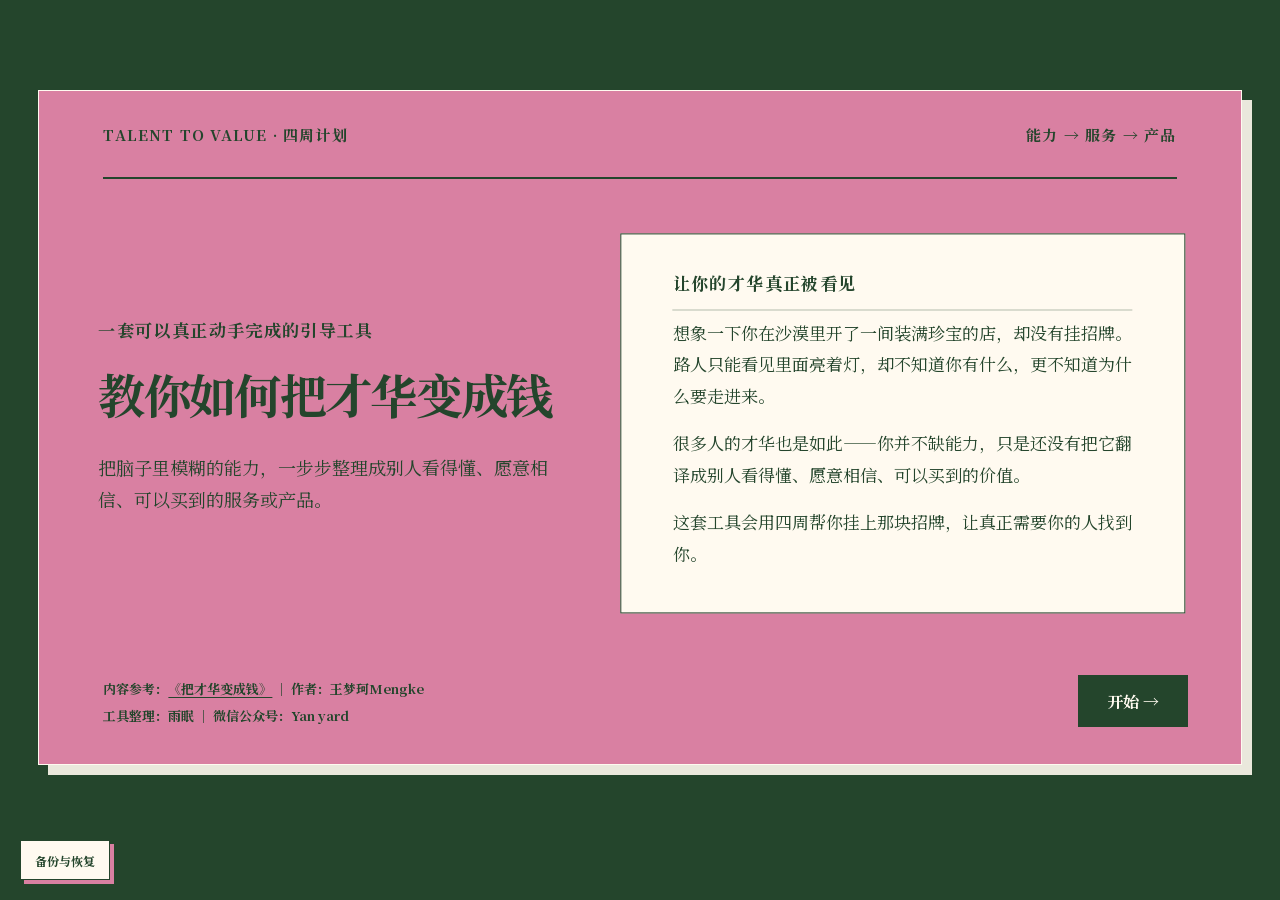
<file: index.html>
<!DOCTYPE html><html lang="zh-CN"><head><meta charSet="utf-8"/><meta name="viewport" content="width=device-width, initial-scale=1"/><link rel="stylesheet" href="/_next/static/chunks/0z2x9f8wakw7..css" data-precedence="next"/><link rel="stylesheet" href="/_next/static/chunks/0yg.2_hpxii4h.css" data-precedence="next"/><link rel="preload" as="script" fetchPriority="low" href="/_next/static/chunks/0ht900cau6_ur.js"/><script src="/_next/static/chunks/0r8nt2o8muejo.js" async=""></script><script src="/_next/static/chunks/07lhk_q6pmm3r.js" async=""></script><script src="/_next/static/chunks/turbopack-05c8c~j12fn14.js" async=""></script><script src="/_next/static/chunks/0dbhjjzl8qfwv.js" async=""></script><script src="/_next/static/chunks/092~ae-s48lks.js" async=""></script><title>教你如何把才华变成钱</title><meta name="description" content="用 28 关想清楚：你能帮谁、别人为什么信你，以及怎样把能力变成可以购买的服务或产品。"/><meta property="og:title" content="教你如何把才华变成钱"/><meta property="og:description" content="28 关，一步一步把能力变成可以购买的服务或产品。"/><meta property="og:url" content="https://talent-to-value.github.io"/><meta property="og:image" content="https://talent-to-value.github.io/og.png"/><meta property="og:image:width" content="1730"/><meta property="og:image:height" content="909"/><meta property="og:image:alt" content="教你如何把才华变成钱"/><meta property="og:type" content="website"/><meta name="twitter:card" content="summary_large_image"/><meta name="twitter:title" content="教你如何把才华变成钱"/><meta name="twitter:description" content="28 关，一步一步把能力变成可以购买的服务或产品。"/><meta name="twitter:image" content="https://talent-to-value.github.io/og.png"/><link rel="icon" href="/favicon.png"/><script src="/_next/static/chunks/03~yq9q893hmn.js" noModule=""></script></head><body><div hidden=""><!--$--><!--/$--></div><main class="mvp-home" aria-busy="true"></main><!--$--><!--/$--><script src="/_next/static/chunks/0ht900cau6_ur.js" id="_R_" async=""></script><script>(self.__next_f=self.__next_f||[]).push([0])</script><script>self.__next_f.push([1,"1:\"$Sreact.fragment\"\n2:I[39756,[\"/_next/static/chunks/0dbhjjzl8qfwv.js\"],\"default\"]\n3:I[37457,[\"/_next/static/chunks/0dbhjjzl8qfwv.js\"],\"default\"]\n4:I[47257,[\"/_next/static/chunks/0dbhjjzl8qfwv.js\"],\"ClientPageRoot\"]\n5:I[31713,[\"/_next/static/chunks/0dbhjjzl8qfwv.js\",\"/_next/static/chunks/092~ae-s48lks.js\"],\"default\"]\n8:I[97367,[\"/_next/static/chunks/0dbhjjzl8qfwv.js\"],\"OutletBoundary\"]\n9:\"$Sreact.suspense\"\nb:I[97367,[\"/_next/static/chunks/0dbhjjzl8qfwv.js\"],\"ViewportBoundary\"]\nd:I[97367,[\"/_next/static/chunks/0dbhjjzl8qfwv.js\"],\"MetadataBoundary\"]\nf:I[68027,[\"/_next/static/chunks/0dbhjjzl8qfwv.js\"],\"default\",1]\n:HL[\"/_next/static/chunks/0z2x9f8wakw7..css\",\"style\"]\n:HL[\"/_next/static/chunks/0yg.2_hpxii4h.css\",\"style\"]\n"])</script><script>self.__next_f.push([1,"0:{\"P\":null,\"c\":[\"\",\"\"],\"q\":\"\",\"i\":false,\"f\":[[[\"\",{\"children\":[\"__PAGE__\",{}]},\"$undefined\",\"$undefined\",16],[[\"$\",\"$1\",\"c\",{\"children\":[[[\"$\",\"link\",\"0\",{\"rel\":\"stylesheet\",\"href\":\"/_next/static/chunks/0z2x9f8wakw7..css\",\"precedence\":\"next\",\"crossOrigin\":\"$undefined\",\"nonce\":\"$undefined\"}],[\"$\",\"link\",\"1\",{\"rel\":\"stylesheet\",\"href\":\"/_next/static/chunks/0yg.2_hpxii4h.css\",\"precedence\":\"next\",\"crossOrigin\":\"$undefined\",\"nonce\":\"$undefined\"}],[\"$\",\"script\",\"script-0\",{\"src\":\"/_next/static/chunks/0dbhjjzl8qfwv.js\",\"async\":true,\"nonce\":\"$undefined\"}]],[\"$\",\"html\",null,{\"lang\":\"zh-CN\",\"children\":[\"$\",\"body\",null,{\"children\":[\"$\",\"$L2\",null,{\"parallelRouterKey\":\"children\",\"error\":\"$undefined\",\"errorStyles\":\"$undefined\",\"errorScripts\":\"$undefined\",\"template\":[\"$\",\"$L3\",null,{}],\"templateStyles\":\"$undefined\",\"templateScripts\":\"$undefined\",\"notFound\":[[[\"$\",\"title\",null,{\"children\":\"404: This page could not be found.\"}],[\"$\",\"div\",null,{\"style\":{\"fontFamily\":\"system-ui,\\\"Segoe UI\\\",Roboto,Helvetica,Arial,sans-serif,\\\"Apple Color Emoji\\\",\\\"Segoe UI Emoji\\\"\",\"height\":\"100vh\",\"textAlign\":\"center\",\"display\":\"flex\",\"flexDirection\":\"column\",\"alignItems\":\"center\",\"justifyContent\":\"center\"},\"children\":[\"$\",\"div\",null,{\"children\":[[\"$\",\"style\",null,{\"dangerouslySetInnerHTML\":{\"__html\":\"body{color:#000;background:#fff;margin:0}.next-error-h1{border-right:1px solid rgba(0,0,0,.3)}@media (prefers-color-scheme:dark){body{color:#fff;background:#000}.next-error-h1{border-right:1px solid rgba(255,255,255,.3)}}\"}}],[\"$\",\"h1\",null,{\"className\":\"next-error-h1\",\"style\":{\"display\":\"inline-block\",\"margin\":\"0 20px 0 0\",\"padding\":\"0 23px 0 0\",\"fontSize\":24,\"fontWeight\":500,\"verticalAlign\":\"top\",\"lineHeight\":\"49px\"},\"children\":404}],[\"$\",\"div\",null,{\"style\":{\"display\":\"inline-block\"},\"children\":[\"$\",\"h2\",null,{\"style\":{\"fontSize\":14,\"fontWeight\":400,\"lineHeight\":\"49px\",\"margin\":0},\"children\":\"This page could not be found.\"}]}]]}]}]],[]],\"forbidden\":\"$undefined\",\"unauthorized\":\"$undefined\"}]}]}]]}],{\"children\":[[\"$\",\"$1\",\"c\",{\"children\":[[\"$\",\"$L4\",null,{\"Component\":\"$5\",\"serverProvidedParams\":{\"searchParams\":{},\"params\":{},\"promises\":[\"$@6\",\"$@7\"]}}],[[\"$\",\"script\",\"script-0\",{\"src\":\"/_next/static/chunks/092~ae-s48lks.js\",\"async\":true,\"nonce\":\"$undefined\"}]],[\"$\",\"$L8\",null,{\"children\":[\"$\",\"$9\",null,{\"name\":\"Next.MetadataOutlet\",\"children\":\"$@a\"}]}]]}],{},null,false,null]},null,false,null],[\"$\",\"$1\",\"h\",{\"children\":[null,[\"$\",\"$Lb\",null,{\"children\":\"$Lc\"}],[\"$\",\"div\",null,{\"hidden\":true,\"children\":[\"$\",\"$Ld\",null,{\"children\":[\"$\",\"$9\",null,{\"name\":\"Next.Metadata\",\"children\":\"$Le\"}]}]}],null]}],false]],\"m\":\"$undefined\",\"G\":[\"$f\",[[\"$\",\"link\",\"0\",{\"rel\":\"stylesheet\",\"href\":\"/_next/static/chunks/0z2x9f8wakw7..css\",\"precedence\":\"next\",\"crossOrigin\":\"$undefined\",\"nonce\":\"$undefined\"}],[\"$\",\"link\",\"1\",{\"rel\":\"stylesheet\",\"href\":\"/_next/static/chunks/0yg.2_hpxii4h.css\",\"precedence\":\"next\",\"crossOrigin\":\"$undefined\",\"nonce\":\"$undefined\"}]]],\"S\":true,\"h\":null,\"s\":\"$undefined\",\"l\":\"$undefined\",\"p\":\"$undefined\",\"d\":\"$undefined\",\"b\":\"qLFpnXDej2HLuBrQ7U-8b\"}\n"])</script><script>self.__next_f.push([1,"6:{}\n7:\"$0:f:0:1:1:children:0:props:children:0:props:serverProvidedParams:params\"\n"])</script><script>self.__next_f.push([1,"c:[[\"$\",\"meta\",\"0\",{\"charSet\":\"utf-8\"}],[\"$\",\"meta\",\"1\",{\"name\":\"viewport\",\"content\":\"width=device-width, initial-scale=1\"}]]\n"])</script><script>self.__next_f.push([1,"10:I[27201,[\"/_next/static/chunks/0dbhjjzl8qfwv.js\"],\"IconMark\"]\na:null\ne:[[\"$\",\"title\",\"0\",{\"children\":\"教你如何把才华变成钱\"}],[\"$\",\"meta\",\"1\",{\"name\":\"description\",\"content\":\"用 28 关想清楚：你能帮谁、别人为什么信你，以及怎样把能力变成可以购买的服务或产品。\"}],[\"$\",\"meta\",\"2\",{\"property\":\"og:title\",\"content\":\"教你如何把才华变成钱\"}],[\"$\",\"meta\",\"3\",{\"property\":\"og:description\",\"content\":\"28 关，一步一步把能力变成可以购买的服务或产品。\"}],[\"$\",\"meta\",\"4\",{\"property\":\"og:url\",\"content\":\"https://talent-to-value.github.io\"}],[\"$\",\"meta\",\"5\",{\"property\":\"og:image\",\"content\":\"https://talent-to-value.github.io/og.png\"}],[\"$\",\"meta\",\"6\",{\"property\":\"og:image:width\",\"content\":\"1730\"}],[\"$\",\"meta\",\"7\",{\"property\":\"og:image:height\",\"content\":\"909\"}],[\"$\",\"meta\",\"8\",{\"property\":\"og:image:alt\",\"content\":\"教你如何把才华变成钱\"}],[\"$\",\"meta\",\"9\",{\"property\":\"og:type\",\"content\":\"website\"}],[\"$\",\"meta\",\"10\",{\"name\":\"twitter:card\",\"content\":\"summary_large_image\"}],[\"$\",\"meta\",\"11\",{\"name\":\"twitter:title\",\"content\":\"教你如何把才华变成钱\"}],[\"$\",\"meta\",\"12\",{\"name\":\"twitter:description\",\"content\":\"28 关，一步一步把能力变成可以购买的服务或产品。\"}],[\"$\",\"meta\",\"13\",{\"name\":\"twitter:image\",\"content\":\"https://talent-to-value.github.io/og.png\"}],[\"$\",\"link\",\"14\",{\"rel\":\"icon\",\"href\":\"/favicon.png\"}],[\"$\",\"$L10\",\"15\",{}]]\n"])</script></body></html>
</file>
<file: _next/static/chunks/0z2x9f8wakw7..css>
@font-face{font-family:Noto Serif SC;font-style:normal;font-weight:400;font-display:swap;src:url(/fonts/noto-serif-sc/H4chBXePl9DZ0Xe7gG9cyOj7oqOcaThrVMcaeccjhXXDsOyAEEmuIi6j7j64sLjgBtMI1z49XW4.4.woff2)format("woff2");unicode-range:U+1F1E9-1F1F5,U+1F1F7-1F1FF,U+1F21A,U+1F232,U+1F234-1F237,U+1F250-1F251,U+1F300,U+1F302-1F308,U+1F30A-1F311,U+1F315,U+1F319-1F320,U+1F324,U+1F327,U+1F32A,U+1F32C-1F32D,U+1F330-1F357,U+1F359-1F37E}@font-face{font-family:Noto Serif SC;font-style:normal;font-weight:400;font-display:swap;src:url(/fonts/noto-serif-sc/H4chBXePl9DZ0Xe7gG9cyOj7oqOcaThrVMcaeccjhXXDsOyAEEmuIi6j7j64sLjgBtMI1z49XW4.5.woff2)format("woff2");unicode-range:U+FEE3,U+FEF3,U+FF03-FF04,U+FF07,U+FF0A,U+FF17-FF19,U+FF1C-FF1D,U+FF20-FF3A,U+FF3C,U+FF3E-FF5B,U+FF5D,U+FF61-FF65,U+FF67-FF6A,U+FF6C,U+FF6F-FF78,U+FF7A-FF7D,U+FF80-FF84,U+FF86,U+FF89-FF8E,U+FF92,U+FF97-FF9B,U+FF9D-FF9F,U+FFE0-FFE4,U+FFE6,U+FFE9,U+FFEB,U+FFED,U+FFFC,U+1F004,U+1F170-1F171,U+1F192-1F195,U+1F198-1F19A,U+1F1E6-1F1E8}@font-face{font-family:Noto Serif SC;font-style:normal;font-weight:400;font-display:swap;src:url(/fonts/noto-serif-sc/H4chBXePl9DZ0Xe7gG9cyOj7oqOcaThrVMcaeccjhXXDsOyAEEmuIi6j7j64sLjgBtMI1z49XW4.6.woff2)format("woff2");unicode-range:U+F0A7,U+F0B2,U+F0B7,U+F0C9,U+F0D8,U+F0DA,U+F0DC-F0DD,U+F0E0,U+F0E6,U+F0EB,U+F0FC,U+F101,U+F104-F105,U+F107,U+F10B,U+F11B,U+F14B,U+F18A,U+F193,U+F1D6-F1D7,U+F244,U+F27A,U+F296,U+F2AE,U+F471,U+F4B3,U+F610-F611,U+F880-F881,U+F8EC,U+F8F5,U+F8FF,U+F901,U+F90A,U+F92C-F92D,U+F934,U+F937,U+F941,U+F965,U+F967,U+F969,U+F96B,U+F96F,U+F974,U+F978-F979,U+F97E,U+F981,U+F98A,U+F98E,U+F997,U+F99C,U+F9B2,U+F9B5,U+F9BA,U+F9BE,U+F9CA,U+F9D0-F9D1,U+F9DD,U+F9E0-F9E1,U+F9E4,U+F9F7,U+FA00-FA01,U+FA08,U+FA0A,U+FA11,U+FB01-FB02,U+FDFC,U+FE0E,U+FE30-FE31,U+FE33-FE44,U+FE49-FE52,U+FE54-FE57,U+FE59-FE66,U+FE68-FE6B,U+FE8E,U+FE92-FE93,U+FEAE,U+FEB8,U+FECB-FECC,U+FEE0}@font-face{font-family:Noto Serif SC;font-style:normal;font-weight:400;font-display:swap;src:url(/fonts/noto-serif-sc/H4chBXePl9DZ0Xe7gG9cyOj7oqOcaThrVMcaeccjhXXDsOyAEEmuIi6j7j64sLjgBtMI1z49XW4.21.woff2)format("woff2");unicode-range:U+9F83,U+9F85-9F8D,U+9F90-9F91,U+9F94-9F96,U+9F98,U+9F9B-9F9C,U+9F9E,U+9FA0,U+9FA2,U+9FF?,U+A001,U+A007,U+A025,U+A046-A047,U+A057,U+A072,U+A078-A079,U+A083,U+A085,U+A100,U+A118,U+A132,U+A134,U+A1F4,U+A242,U+A4A6,U+A4AA,U+A4B0-A4B1,U+A4B3,U+A9C1-A9C2,U+AC00-AC01,U+AC04,U+AC08,U+AC10-AC11,U+AC13-AC16,U+AC19,U+AC1C-AC1D,U+AC24,U+AC70-AC71,U+AC74,U+AC77-AC78,U+AC80-AC81,U+AC83,U+AC8C,U+AC90,U+AC9F-ACA0,U+ACA8-ACA9,U+ACAC,U+ACB0,U+ACBD,U+ACC1,U+ACC4,U+ACE0-ACE1,U+ACE4,U+ACE8,U+ACF3,U+ACF5,U+ACFC-ACFD,U+AD00,U+AD0C,U+AD11,U+AD1C,U+AD34,U+AD50,U+AD64,U+AD6C,U+AD70,U+AD74,U+AD7F,U+AD81,U+AD8C,U+ADC0,U+ADC8,U+ADDC,U+ADE0,U+ADF8-ADF9,U+ADFC,U+AE00,U+AE08-AE09,U+AE0B,U+AE30,U+AE34,U+AE38,U+AE40,U+AE4A,U+AE4C,U+AE54,U+AE68,U+AEBC,U+AED8,U+AF2C-AF2D}@font-face{font-family:Noto Serif SC;font-style:normal;font-weight:400;font-display:swap;src:url(/fonts/noto-serif-sc/H4chBXePl9DZ0Xe7gG9cyOj7oqOcaThrVMcaeccjhXXDsOyAEEmuIi6j7j64sLjgBtMI1z49XW4.22.woff2)format("woff2");unicode-range:U+9E30-9E33,U+9E35-9E3B,U+9E3E,U+9E40-9E44,U+9E46-9E4E,U+9E51,U+9E53,U+9E55-9E58,U+9E5A-9E5C,U+9E5E-9E63,U+9E66-9E6E,U+9E71,U+9E73,U+9E75,U+9E78-9E79,U+9E7C-9E7E,U+9E82,U+9E86-9E88,U+9E8B-9E8C,U+9E90-9E91,U+9E93,U+9E95,U+9E97,U+9E9D,U+9EA4-9EA5,U+9EA9-9EAA,U+9EB4-9EB5,U+9EB8-9EBA,U+9EBC-9EBF,U+9EC3,U+9EC9,U+9ECD,U+9ED0,U+9ED2-9ED3,U+9ED5-9ED6,U+9ED9,U+9EDC-9EDD,U+9EDF-9EE0,U+9EE2,U+9EE5,U+9EE7-9EEA,U+9EEF,U+9EF1,U+9EF3-9EF4,U+9EF6,U+9EF9,U+9EFB-9EFC,U+9EFE,U+9F0B,U+9F0D,U+9F10,U+9F14,U+9F17,U+9F19,U+9F22,U+9F29,U+9F2C,U+9F2F,U+9F31,U+9F37,U+9F39,U+9F3D-9F3E,U+9F41,U+9F4A-9F4B,U+9F51-9F52,U+9F61-9F63,U+9F66-9F67,U+9F80-9F81}@font-face{font-family:Noto Serif SC;font-style:normal;font-weight:400;font-display:swap;src:url(/fonts/noto-serif-sc/H4chBXePl9DZ0Xe7gG9cyOj7oqOcaThrVMcaeccjhXXDsOyAEEmuIi6j7j64sLjgBtMI1z49XW4.23.woff2)format("woff2");unicode-range:U+9C82-9C83,U+9C85-9C8C,U+9C8E-9C92,U+9C94-9C9B,U+9C9E-9CA3,U+9CA5-9CA7,U+9CA9,U+9CAB,U+9CAD-9CAE,U+9CB1-9CB7,U+9CB9-9CBD,U+9CBF-9CC0,U+9CC3,U+9CC5-9CC7,U+9CC9-9CD1,U+9CD3-9CDA,U+9CDC-9CDD,U+9CDF,U+9CE1-9CE3,U+9CE5,U+9CE9,U+9CEE-9CEF,U+9CF3-9CF4,U+9CF6,U+9CFC-9CFD,U+9D02,U+9D08-9D09,U+9D12,U+9D1B,U+9D1E,U+9D26,U+9D28,U+9D37,U+9D3B,U+9D3F,U+9D51,U+9D59,U+9D5C-9D5D,U+9D5F-9D61,U+9D6C,U+9D70,U+9D72,U+9D7A,U+9D7E,U+9D84,U+9D89,U+9D8F,U+9D92,U+9DAF,U+9DB4,U+9DB8,U+9DBC,U+9DC4,U+9DC7,U+9DC9,U+9DD7,U+9DDF,U+9DF2,U+9DF9-9DFA,U+9E0A,U+9E11,U+9E1A,U+9E1E,U+9E20,U+9E22,U+9E28-9E2C,U+9E2E-9E2F}@font-face{font-family:Noto Serif SC;font-style:normal;font-weight:400;font-display:swap;src:url(/fonts/noto-serif-sc/H4chBXePl9DZ0Xe7gG9cyOj7oqOcaThrVMcaeccjhXXDsOyAEEmuIi6j7j64sLjgBtMI1z49XW4.24.woff2)format("woff2");unicode-range:U+9A80,U+9A83,U+9A85,U+9A88-9A8A,U+9A8D-9A8E,U+9A90,U+9A92-9A93,U+9A95-9A96,U+9A98-9A99,U+9A9B-9AA2,U+9AA5,U+9AA7,U+9AAF-9AB1,U+9AB5-9AB6,U+9AB9-9ABA,U+9AC0-9AC4,U+9AC8,U+9ACB-9ACC,U+9ACE-9ACF,U+9AD1-9AD2,U+9AD9,U+9ADF,U+9AE1,U+9AE3,U+9AEA-9AEB,U+9AED-9AEF,U+9AF4,U+9AF9,U+9AFB,U+9B03-9B04,U+9B06,U+9B08,U+9B0D,U+9B0F-9B10,U+9B13,U+9B18,U+9B1A,U+9B1F,U+9B22-9B23,U+9B25,U+9B27-9B28,U+9B2A,U+9B2F,U+9B31-9B32,U+9B3B,U+9B43,U+9B46-9B49,U+9B4D-9B4E,U+9B51,U+9B56,U+9B58,U+9B5A,U+9B5C,U+9B5F,U+9B61-9B62,U+9B6F,U+9B77,U+9B80,U+9B88,U+9B8B,U+9B8E,U+9B91,U+9B9F-9BA0,U+9BA8,U+9BAA-9BAB,U+9BAD-9BAE,U+9BB0-9BB1,U+9BB8,U+9BC9-9BCA,U+9BD3,U+9BD6,U+9BDB,U+9BE8,U+9BF0-9BF1,U+9C02,U+9C10,U+9C15,U+9C24,U+9C2D,U+9C32,U+9C39,U+9C3B,U+9C40,U+9C47-9C49,U+9C53,U+9C57,U+9C64,U+9C72,U+9C77-9C78,U+9C7B,U+9C7F-9C80}@font-face{font-family:Noto Serif SC;font-style:normal;font-weight:400;font-display:swap;src:url(/fonts/noto-serif-sc/H4chBXePl9DZ0Xe7gG9cyOj7oqOcaThrVMcaeccjhXXDsOyAEEmuIi6j7j64sLjgBtMI1z49XW4.25.woff2)format("woff2");unicode-range:U+98DD,U+98E1-98E2,U+98E7-98EA,U+98EC,U+98EE-98EF,U+98F2,U+98F4,U+98FC-98FE,U+9903,U+9905,U+9908,U+990A,U+990C-990D,U+9913-9914,U+9918,U+991A-991B,U+991E,U+9921,U+9928,U+992C,U+992E,U+9935,U+9938-9939,U+993D-993E,U+9945,U+994B-994C,U+9951-9952,U+9954-9955,U+9957,U+995E,U+9963,U+9966-9969,U+996B-996C,U+996F,U+9974-9975,U+9977-9979,U+997D-997E,U+9980-9981,U+9983-9984,U+9987,U+998A-998B,U+998D-9991,U+9993-9995,U+9997-9998,U+99A5,U+99AB,U+99AD-99AE,U+99B1,U+99B3-99B4,U+99BC,U+99BF,U+99C1,U+99C3-99C6,U+99CC,U+99D0,U+99D2,U+99D5,U+99DB,U+99DD,U+99E1,U+99ED,U+99F1,U+99FF,U+9A01,U+9A03-9A04,U+9A0E-9A0F,U+9A11-9A13,U+9A19,U+9A1B,U+9A28,U+9A2B,U+9A30,U+9A32,U+9A37,U+9A40,U+9A45,U+9A4A,U+9A4D-9A4E,U+9A52,U+9A55,U+9A57,U+9A5A-9A5B,U+9A5F,U+9A62,U+9A65,U+9A69,U+9A6B,U+9A6E,U+9A75,U+9A77-9A7A,U+9A7D}@font-face{font-family:Noto Serif SC;font-style:normal;font-weight:400;font-display:swap;src:url(/fonts/noto-serif-sc/H4chBXePl9DZ0Xe7gG9cyOj7oqOcaThrVMcaeccjhXXDsOyAEEmuIi6j7j64sLjgBtMI1z49XW4.26.woff2)format("woff2");unicode-range:U+975B-975C,U+9763,U+9765-9766,U+976C-976D,U+9773,U+9776,U+977A,U+977C,U+9784-9785,U+978E-978F,U+9791-9792,U+9794-9795,U+9798,U+979A,U+979E,U+97A3,U+97A5-97A6,U+97A8,U+97AB-97AC,U+97AE-97AF,U+97B2,U+97B4,U+97C6,U+97CB-97CC,U+97D3,U+97D8,U+97DC,U+97E1,U+97EA-97EB,U+97EE,U+97FB,U+97FE-97FF,U+9801-9803,U+9805-9806,U+9808,U+980C,U+9810-9814,U+9817-9818,U+981E,U+9820-9821,U+9824,U+9828,U+982B-982D,U+9830,U+9834,U+9838-9839,U+983C,U+9846,U+984D-984F,U+9851-9852,U+9854-9855,U+9857-9858,U+985A-985B,U+9862-9863,U+9865,U+9867,U+986B,U+986F-9871,U+9877-9878,U+987C,U+9880,U+9883,U+9885,U+9889,U+988B-988F,U+9893-9895,U+9899-989B,U+989E-989F,U+98A1-98A2,U+98A5-98A7,U+98A9,U+98AF,U+98B1,U+98B6,U+98BA,U+98BE,U+98C3-98C4,U+98C6-98C8,U+98CF-98D6,U+98DA-98DB}@font-face{font-family:Noto Serif SC;font-style:normal;font-weight:400;font-display:swap;src:url(/fonts/noto-serif-sc/H4chBXePl9DZ0Xe7gG9cyOj7oqOcaThrVMcaeccjhXXDsOyAEEmuIi6j7j64sLjgBtMI1z49XW4.27.woff2)format("woff2");unicode-range:U+95C4-95CA,U+95CC-95CD,U+95D4-95D6,U+95D8,U+95E1-95E2,U+95E9,U+95F0-95F1,U+95F3,U+95F6,U+95FC,U+95FE-95FF,U+9602-9604,U+9606-960D,U+960F,U+9611-9613,U+9615-9617,U+9619-961B,U+961D,U+9621,U+9628,U+962F,U+963C-963E,U+9641-9642,U+9649,U+9654,U+965B-965F,U+9661,U+9663,U+9665,U+9667-9668,U+966C,U+9670,U+9672-9674,U+9678,U+967A,U+967D,U+9682,U+9685,U+9688,U+968A,U+968D-968E,U+9695,U+9697-9698,U+969E,U+96A0,U+96A3-96A4,U+96A8,U+96AA,U+96B0-96B1,U+96B3-96B4,U+96B7-96B9,U+96BB-96BD,U+96C9,U+96CB,U+96CE,U+96D1-96D2,U+96D6,U+96D9,U+96DB-96DC,U+96DE,U+96E0,U+96E3,U+96E9,U+96EB,U+96F0-96F2,U+96F9,U+96FF,U+9701-9702,U+9705,U+9708,U+970A,U+970E-970F,U+9711,U+9719,U+9727,U+972A,U+972D,U+9730,U+973D,U+9742,U+9744,U+9748-9749,U+9750-9751,U+975A}@font-face{font-family:Noto Serif SC;font-style:normal;font-weight:400;font-display:swap;src:url(/fonts/noto-serif-sc/H4chBXePl9DZ0Xe7gG9cyOj7oqOcaThrVMcaeccjhXXDsOyAEEmuIi6j7j64sLjgBtMI1z49XW4.28.woff2)format("woff2");unicode-range:U+94F5,U+94F7,U+94F9,U+94FB-94FD,U+94FF,U+9503-9504,U+9506-9507,U+9509-950A,U+950D-950F,U+9511-9518,U+951A-9520,U+9522,U+9528-952D,U+9530-953A,U+953C-953F,U+9543-9546,U+9548-9550,U+9552-9555,U+9557-955B,U+955D-9568,U+956A-956D,U+9570-9574,U+9583,U+9586,U+9589,U+958E-958F,U+9591-9592,U+9594,U+9598-9599,U+959E-95A0,U+95A2-95A6,U+95A8-95B2,U+95B4,U+95B8-95C3}@font-face{font-family:Noto Serif SC;font-style:normal;font-weight:400;font-display:swap;src:url(/fonts/noto-serif-sc/H4chBXePl9DZ0Xe7gG9cyOj7oqOcaThrVMcaeccjhXXDsOyAEEmuIi6j7j64sLjgBtMI1z49XW4.29.woff2)format("woff2");unicode-range:U+941C-942B,U+942D-942E,U+9432-9433,U+9435,U+9438,U+943A,U+943E,U+9444,U+944A,U+9451-9452,U+945A,U+9462-9463,U+9465,U+9470-9487,U+948A-9492,U+9494-9498,U+949A,U+949C-949D,U+94A1,U+94A3-94A4,U+94A8,U+94AA-94AD,U+94AF,U+94B2,U+94B4-94BA,U+94BC-94C0,U+94C4,U+94C6-94DB,U+94DE-94EC,U+94EE-94F1,U+94F3}@font-face{font-family:Noto Serif SC;font-style:normal;font-weight:400;font-display:swap;src:url(/fonts/noto-serif-sc/H4chBXePl9DZ0Xe7gG9cyOj7oqOcaThrVMcaeccjhXXDsOyAEEmuIi6j7j64sLjgBtMI1z49XW4.30.woff2)format("woff2");unicode-range:U+92EC-92ED,U+92F0,U+92F3,U+92F8,U+92FC,U+9304,U+9306,U+9310,U+9312,U+9315,U+9318,U+931A,U+931E,U+9320-9322,U+9324,U+9326-9329,U+932B-932C,U+932F,U+9331-9332,U+9335-9336,U+933E,U+9340-9341,U+934A-9360,U+9362-9363,U+9365-936B,U+936E,U+9375,U+937E,U+9382,U+938A,U+938C,U+938F,U+9393-9394,U+9396-9397,U+939A,U+93A2,U+93A7,U+93AC-93CD,U+93D0-93D1,U+93D6-93D8,U+93DE-93DF,U+93E1-93E2,U+93E4,U+93F8,U+93FB,U+93FD,U+940E-941A}@font-face{font-family:Noto Serif SC;font-style:normal;font-weight:400;font-display:swap;src:url(/fonts/noto-serif-sc/H4chBXePl9DZ0Xe7gG9cyOj7oqOcaThrVMcaeccjhXXDsOyAEEmuIi6j7j64sLjgBtMI1z49XW4.31.woff2)format("woff2");unicode-range:U+9163-9164,U+9169,U+9170,U+9172,U+9174,U+9179-917A,U+917D-917E,U+9182-9183,U+9185,U+918C-918D,U+9190-9191,U+919A,U+919C,U+91A1-91A4,U+91A8,U+91AA-91AF,U+91B4-91B5,U+91B8,U+91BA,U+91BE,U+91C0-91C1,U+91C6,U+91C8,U+91CB,U+91D0,U+91D2,U+91D7-91D8,U+91DD,U+91E3,U+91E6-91E7,U+91ED,U+91F0,U+91F5,U+91F9,U+9200,U+9205,U+9207-920A,U+920D-920E,U+9210,U+9214-9215,U+921C,U+921E,U+9221,U+9223-9227,U+9229-922A,U+922D,U+9234-9235,U+9237,U+9239-923A,U+923C-9240,U+9244-9246,U+9249,U+924E-924F,U+9251,U+9253,U+9257,U+925B,U+925E,U+9262,U+9264-9266,U+9268,U+926C,U+926F,U+9271,U+927B,U+927E,U+9280,U+9283,U+9285-928A,U+928E,U+9291,U+9293,U+9296,U+9298,U+929C-929D,U+92A8,U+92AB-92AE,U+92B3,U+92B6-92B7,U+92B9,U+92C1,U+92C5-92C6,U+92C8,U+92CC,U+92D0,U+92D2,U+92E4,U+92EA}@font-face{font-family:Noto Serif SC;font-style:normal;font-weight:400;font-display:swap;src:url(/fonts/noto-serif-sc/H4chBXePl9DZ0Xe7gG9cyOj7oqOcaThrVMcaeccjhXXDsOyAEEmuIi6j7j64sLjgBtMI1z49XW4.32.woff2)format("woff2");unicode-range:U+9004,U+900B,U+9011,U+9015-9016,U+901E,U+9021,U+9026,U+902D,U+902F,U+9031,U+9035-9036,U+9039-903A,U+9041,U+9044-9046,U+904A,U+904F-9052,U+9054-9055,U+9058-9059,U+905B-905E,U+9060-9062,U+9068-9069,U+906F,U+9072,U+9074,U+9076-907A,U+907C-907D,U+9081,U+9083,U+9085,U+9087-908B,U+908F,U+9095,U+9097,U+9099-909B,U+909D,U+90A0-90A1,U+90A8-90A9,U+90AC,U+90B0,U+90B2-90B4,U+90B6,U+90B8,U+90BA,U+90BD-90BE,U+90C3-90C5,U+90C7-90C8,U+90CF-90D0,U+90D3,U+90D5,U+90D7,U+90DA-90DC,U+90DE,U+90E2,U+90E4,U+90E6-90E7,U+90EA-90EB,U+90EF,U+90F4-90F5,U+90F7,U+90FE-9100,U+9104,U+9109,U+910C,U+9112,U+9114-9115,U+9118,U+911C,U+911E,U+9120,U+9122-9123,U+9127,U+912D,U+912F-9132,U+9139-913A,U+9143,U+9146,U+9149-914A,U+914C,U+914E-9150,U+9154,U+9157,U+915A,U+915D-915E,U+9161-9162}@font-face{font-family:Noto Serif SC;font-style:normal;font-weight:400;font-display:swap;src:url(/fonts/noto-serif-sc/H4chBXePl9DZ0Xe7gG9cyOj7oqOcaThrVMcaeccjhXXDsOyAEEmuIi6j7j64sLjgBtMI1z49XW4.33.woff2)format("woff2");unicode-range:U+8E41-8E42,U+8E47,U+8E49-8E4B,U+8E50-8E53,U+8E59-8E5A,U+8E5F-8E60,U+8E64,U+8E69,U+8E6C,U+8E70,U+8E74,U+8E76,U+8E7A-8E7C,U+8E7F,U+8E84-8E85,U+8E87,U+8E89,U+8E8B,U+8E8D,U+8E8F-8E90,U+8E94,U+8E99,U+8E9C,U+8E9E,U+8EAA,U+8EAC,U+8EB0,U+8EB6,U+8EC0,U+8EC6,U+8ECA-8ECE,U+8ED2,U+8EDA,U+8EDF,U+8EE2,U+8EEB,U+8EF8,U+8EFB-8EFE,U+8F03,U+8F09,U+8F0B,U+8F12-8F15,U+8F1B,U+8F1D,U+8F1F,U+8F29-8F2A,U+8F2F,U+8F36,U+8F38,U+8F3B,U+8F3E-8F3F,U+8F44-8F45,U+8F49,U+8F4D-8F4E,U+8F5F,U+8F6B,U+8F6D,U+8F71-8F73,U+8F75-8F76,U+8F78-8F7A,U+8F7C,U+8F7E,U+8F81-8F82,U+8F84,U+8F87,U+8F8A-8F8B,U+8F8D-8F8F,U+8F94-8F95,U+8F97-8F9A,U+8FA6,U+8FAD-8FAF,U+8FB2,U+8FB5-8FB7,U+8FBA-8FBC,U+8FBF,U+8FC2,U+8FCB,U+8FCD,U+8FD3,U+8FD5,U+8FD7,U+8FDA,U+8FE2-8FE5,U+8FE8-8FE9,U+8FEE,U+8FF3-8FF4,U+8FF8,U+8FFA}@font-face{font-family:Noto Serif SC;font-style:normal;font-weight:400;font-display:swap;src:url(/fonts/noto-serif-sc/H4chBXePl9DZ0Xe7gG9cyOj7oqOcaThrVMcaeccjhXXDsOyAEEmuIi6j7j64sLjgBtMI1z49XW4.34.woff2)format("woff2");unicode-range:U+8CBD,U+8CBF-8CC4,U+8CC7-8CC8,U+8CCA,U+8CCD,U+8CD1,U+8CD3,U+8CDB-8CDC,U+8CDE,U+8CE0,U+8CE2-8CE4,U+8CE6-8CE8,U+8CEA,U+8CED,U+8CF4,U+8CF8,U+8CFA,U+8CFC-8CFD,U+8D04-8D05,U+8D07-8D08,U+8D0A,U+8D0D,U+8D0F,U+8D13-8D14,U+8D16,U+8D1B,U+8D20,U+8D30,U+8D32-8D33,U+8D36,U+8D3B,U+8D3D,U+8D40,U+8D42-8D43,U+8D45-8D46,U+8D48-8D4A,U+8D4D,U+8D51,U+8D53,U+8D55,U+8D59,U+8D5C-8D5D,U+8D5F,U+8D61,U+8D66-8D67,U+8D6A,U+8D6D,U+8D71,U+8D73,U+8D84,U+8D90-8D91,U+8D94-8D95,U+8D99,U+8DA8,U+8DAF,U+8DB1,U+8DB5,U+8DB8,U+8DBA,U+8DBC,U+8DBF,U+8DC2,U+8DC4,U+8DC6,U+8DCB,U+8DCE-8DCF,U+8DD6-8DD7,U+8DDA-8DDB,U+8DDE,U+8DE1,U+8DE3-8DE4,U+8DE9,U+8DEB-8DEC,U+8DF0-8DF1,U+8DF6-8DFD,U+8E05,U+8E07,U+8E09-8E0A,U+8E0C,U+8E0E,U+8E10,U+8E14,U+8E1D-8E1F,U+8E23,U+8E26,U+8E2B-8E31,U+8E34-8E35,U+8E39-8E3A,U+8E3D,U+8E40}@font-face{font-family:Noto Serif SC;font-style:normal;font-weight:400;font-display:swap;src:url(/fonts/noto-serif-sc/H4chBXePl9DZ0Xe7gG9cyOj7oqOcaThrVMcaeccjhXXDsOyAEEmuIi6j7j64sLjgBtMI1z49XW4.35.woff2)format("woff2");unicode-range:U+8B80,U+8B83,U+8B8A,U+8B8C,U+8B90,U+8B93,U+8B99-8B9A,U+8BA0,U+8BA3,U+8BA5-8BA7,U+8BAA-8BAC,U+8BB4-8BB5,U+8BB7,U+8BB9,U+8BC2-8BC3,U+8BC5,U+8BCB-8BCC,U+8BCE-8BD0,U+8BD2-8BD4,U+8BD6,U+8BD8-8BD9,U+8BDC,U+8BDF,U+8BE3-8BE4,U+8BE7-8BE9,U+8BEB-8BEC,U+8BEE,U+8BF0,U+8BF2-8BF3,U+8BF6,U+8BF9,U+8BFC-8BFD,U+8BFF-8C00,U+8C02,U+8C04,U+8C06-8C07,U+8C0C,U+8C0F,U+8C11-8C12,U+8C14-8C1B,U+8C1D-8C21,U+8C24-8C25,U+8C27,U+8C2A-8C2C,U+8C2E-8C30,U+8C32-8C36,U+8C3F,U+8C47-8C4C,U+8C4E-8C50,U+8C54-8C56,U+8C62,U+8C68,U+8C6C,U+8C73,U+8C78,U+8C7A,U+8C82,U+8C85,U+8C89-8C8A,U+8C8D-8C8E,U+8C90,U+8C93-8C94,U+8C98,U+8C9D-8C9E,U+8CA0-8CA2,U+8CA7-8CAC,U+8CAF-8CB0,U+8CB3-8CB4,U+8CB6-8CB9,U+8CBB-8CBC}@font-face{font-family:Noto Serif SC;font-style:normal;font-weight:400;font-display:swap;src:url(/fonts/noto-serif-sc/H4chBXePl9DZ0Xe7gG9cyOj7oqOcaThrVMcaeccjhXXDsOyAEEmuIi6j7j64sLjgBtMI1z49XW4.36.woff2)format("woff2");unicode-range:U+8A15-8A18,U+8A1A-8A1B,U+8A1D,U+8A1F,U+8A22-8A23,U+8A25,U+8A2B,U+8A2D,U+8A31,U+8A33-8A34,U+8A36-8A38,U+8A3A,U+8A3C,U+8A3E,U+8A40-8A41,U+8A46,U+8A48,U+8A50,U+8A52,U+8A54-8A55,U+8A58,U+8A5B,U+8A5D-8A63,U+8A66,U+8A69-8A6B,U+8A6D-8A6E,U+8A70,U+8A72-8A73,U+8A7A,U+8A85,U+8A87,U+8A8A,U+8A8C-8A8D,U+8A90-8A92,U+8A95,U+8A98,U+8AA0-8AA1,U+8AA3-8AA6,U+8AA8-8AA9,U+8AAC-8AAE,U+8AB0,U+8AB2,U+8AB8-8AB9,U+8ABC,U+8ABE-8ABF,U+8AC7,U+8ACF,U+8AD2,U+8AD6-8AD7,U+8ADB-8ADC,U+8ADF,U+8AE1,U+8AE6-8AE8,U+8AEB,U+8AED-8AEE,U+8AF1,U+8AF3-8AF4,U+8AF7-8AF8,U+8AFA,U+8AFE,U+8B00-8B02,U+8B07,U+8B0A,U+8B0C,U+8B0E,U+8B10,U+8B17,U+8B19,U+8B1B,U+8B1D,U+8B20-8B21,U+8B26,U+8B28,U+8B2C,U+8B33,U+8B39,U+8B3E-8B3F,U+8B41,U+8B45,U+8B49,U+8B4C,U+8B4F,U+8B57-8B58,U+8B5A,U+8B5C,U+8B5E,U+8B60,U+8B6C,U+8B6F-8B70,U+8B72,U+8B74,U+8B77,U+8B7D}@font-face{font-family:Noto Serif SC;font-style:normal;font-weight:400;font-display:swap;src:url(/fonts/noto-serif-sc/H4chBXePl9DZ0Xe7gG9cyOj7oqOcaThrVMcaeccjhXXDsOyAEEmuIi6j7j64sLjgBtMI1z49XW4.37.woff2)format("woff2");unicode-range:U+8882,U+8884-8886,U+8888,U+888F,U+8892-8893,U+889B,U+88A2,U+88A4,U+88A6,U+88A8,U+88AA,U+88AE,U+88B1,U+88B4,U+88B7,U+88BC,U+88C0,U+88C6-88C9,U+88CE-88CF,U+88D1-88D3,U+88D8,U+88DB-88DD,U+88DF,U+88E1-88E3,U+88E5,U+88E8,U+88EC,U+88F0-88F1,U+88F3-88F4,U+88FC-88FE,U+8900,U+8902,U+8906-8907,U+8909-890C,U+8912-8915,U+8918-891B,U+8921,U+8925,U+892B,U+8930,U+8932,U+8934,U+8936,U+893B,U+893D,U+8941,U+894C,U+8955-8956,U+8959,U+895C,U+895E-8960,U+8966,U+896A,U+896C,U+896F-8970,U+8972,U+897B,U+897E,U+8980,U+8983,U+8985,U+8987-8988,U+898C,U+898F,U+8993,U+8997,U+899A,U+89A1,U+89A7,U+89A9-89AA,U+89B2-89B3,U+89B7,U+89C0,U+89C7,U+89CA-89CC,U+89CE-89D1,U+89D6,U+89DA,U+89DC,U+89DE,U+89E5,U+89E7,U+89EB,U+89EF,U+89F1,U+89F3-89F4,U+89F8,U+89FF,U+8A01-8A03,U+8A07-8A0A,U+8A0E-8A0F,U+8A13}@font-face{font-family:Noto Serif SC;font-style:normal;font-weight:400;font-display:swap;src:url(/fonts/noto-serif-sc/H4chBXePl9DZ0Xe7gG9cyOj7oqOcaThrVMcaeccjhXXDsOyAEEmuIi6j7j64sLjgBtMI1z49XW4.38.woff2)format("woff2");unicode-range:U+86F4,U+86F8-86F9,U+86FB,U+86FE,U+8703,U+8706-870A,U+870D,U+8711-8713,U+871A,U+871E,U+8722-8723,U+8725,U+8729,U+872E,U+8731,U+8734,U+8737,U+873A-873B,U+873E-8740,U+8742,U+8747-8748,U+8753,U+8755,U+8757-8758,U+875D,U+875F,U+8762-8766,U+8768,U+876E,U+8770,U+8772,U+8775,U+8778,U+877B-877E,U+8782,U+8785,U+8788,U+878B,U+8793,U+8797,U+879A,U+879E-87A0,U+87A2-87A3,U+87A8,U+87AB-87AD,U+87AF,U+87B3,U+87B5,U+87BD,U+87C0,U+87C4,U+87C6,U+87CA-87CB,U+87D1-87D2,U+87DB-87DC,U+87DE,U+87E0,U+87E5,U+87EA,U+87EC,U+87EE,U+87F2-87F3,U+87FB,U+87FD-87FE,U+8802-8803,U+8805,U+880A-880B,U+880D,U+8813-8816,U+8819,U+881B,U+881F,U+8821,U+8823,U+8831-8832,U+8835-8836,U+8839,U+883B-883C,U+8844,U+8846,U+884A,U+884E,U+8852-8853,U+8855,U+8859,U+885B,U+885D-885E,U+8862,U+8864,U+8869-886A,U+886E-886F,U+8872,U+8879,U+887D-887F}@font-face{font-family:Noto Serif SC;font-style:normal;font-weight:400;font-display:swap;src:url(/fonts/noto-serif-sc/H4chBXePl9DZ0Xe7gG9cyOj7oqOcaThrVMcaeccjhXXDsOyAEEmuIi6j7j64sLjgBtMI1z49XW4.39.woff2)format("woff2");unicode-range:U+8548,U+854E,U+8553,U+8556-8557,U+8559,U+855E,U+8561,U+8564-8565,U+8568-856A,U+856D,U+856F-8570,U+8572,U+8576,U+8579-857B,U+8580,U+8585-8586,U+8588,U+858A,U+858F,U+8591,U+8594,U+8599,U+859C,U+85A2,U+85A4,U+85A6,U+85A8-85A9,U+85AB-85AC,U+85AE,U+85B7-85B9,U+85BE,U+85C1,U+85C7,U+85CD,U+85D0,U+85D3,U+85D5,U+85DC-85DD,U+85DF-85E0,U+85E5-85E6,U+85E8-85EA,U+85F4,U+85F9,U+85FE-85FF,U+8602,U+8605-8607,U+860A-860B,U+8616,U+8618,U+861A,U+8627,U+8629,U+862D,U+8638,U+863C,U+863F,U+864D,U+864F,U+8652-8655,U+865B-865C,U+865F,U+8662,U+8667,U+866C,U+866E,U+8671,U+8675,U+867A-867C,U+867F,U+868B,U+868D,U+8693,U+869C-869D,U+86A1,U+86A3-86A4,U+86A7-86A9,U+86AC,U+86AF-86B1,U+86B4-86B6,U+86BA,U+86C0,U+86C4,U+86C6,U+86C9-86CA,U+86CD-86D1,U+86D4,U+86D8,U+86DE-86DF,U+86E4,U+86E6,U+86E9,U+86ED,U+86EF-86F3}@font-face{font-family:Noto Serif SC;font-style:normal;font-weight:400;font-display:swap;src:url(/fonts/noto-serif-sc/H4chBXePl9DZ0Xe7gG9cyOj7oqOcaThrVMcaeccjhXXDsOyAEEmuIi6j7j64sLjgBtMI1z49XW4.40.woff2)format("woff2");unicode-range:U+83C5,U+83C8-83C9,U+83CB,U+83D1,U+83D3-83D6,U+83D8,U+83DB,U+83DD,U+83DF,U+83E1,U+83E5,U+83EA-83EB,U+83F0,U+83F4,U+83F8-83F9,U+83FB,U+83FD,U+83FF,U+8401,U+8406,U+840A-840B,U+840F,U+8411,U+8418,U+841C,U+8420,U+8422-8424,U+8426,U+8429,U+842C,U+8438-8439,U+843B-843C,U+843F,U+8446-8447,U+8449,U+844E,U+8451-8452,U+8456,U+8459-845A,U+845C,U+8462,U+8466,U+846D,U+846F-8470,U+8473,U+8476-8478,U+847A,U+847D,U+8484-8485,U+8487,U+8489,U+848C,U+848E,U+8490,U+8493-8494,U+8497,U+849B,U+849E-849F,U+84A1,U+84A5,U+84A8,U+84AF,U+84B4,U+84B9-84BF,U+84C1-84C2,U+84C5-84C7,U+84CA-84CB,U+84CD,U+84D0-84D1,U+84D3,U+84D6,U+84DF-84E0,U+84E2-84E3,U+84E5-84E7,U+84EE,U+84F3,U+84F6,U+84FA,U+84FC,U+84FF-8500,U+850C,U+8511,U+8514-8515,U+8517-8518,U+851F,U+8523,U+8525-8526,U+8529,U+852B,U+852D,U+8532,U+8534-8535,U+8538-853A,U+853C,U+8543,U+8545}@font-face{font-family:Noto Serif SC;font-style:normal;font-weight:400;font-display:swap;src:url(/fonts/noto-serif-sc/H4chBXePl9DZ0Xe7gG9cyOj7oqOcaThrVMcaeccjhXXDsOyAEEmuIi6j7j64sLjgBtMI1z49XW4.41.woff2)format("woff2");unicode-range:U+82BC,U+82BE,U+82C0-82C2,U+82C4-82C8,U+82CA-82CC,U+82CE,U+82D0,U+82D2-82D3,U+82D5-82D6,U+82D8-82D9,U+82DC-82DE,U+82E0-82E4,U+82E7,U+82E9-82EB,U+82ED-82EE,U+82F3-82F4,U+82F7-82F8,U+82FA-8301,U+8306-8308,U+830C-830D,U+830F,U+8311,U+8313-8315,U+8318,U+831A-831B,U+831D,U+8324,U+8327,U+832A,U+832C-832D,U+832F,U+8331-8334,U+833A-833C,U+8340,U+8343-8345,U+8347-8348,U+834A,U+834C,U+834F,U+8351,U+8356,U+8358-835C,U+835E,U+8360,U+8364-8366,U+8368-836A,U+836C-836E,U+8373,U+8378,U+837B-837D,U+837F-8380,U+8382,U+8388,U+838A-838B,U+8392,U+8394,U+8396,U+8398-8399,U+839B-839C,U+83A0,U+83A2-83A3,U+83A8-83AA,U+83AE-83B0,U+83B3-83B4,U+83B6,U+83B8,U+83BA,U+83BC-83BD,U+83BF-83C0,U+83C2}@font-face{font-family:Noto Serif SC;font-style:normal;font-weight:400;font-display:swap;src:url(/fonts/noto-serif-sc/H4chBXePl9DZ0Xe7gG9cyOj7oqOcaThrVMcaeccjhXXDsOyAEEmuIi6j7j64sLjgBtMI1z49XW4.42.woff2)format("woff2");unicode-range:U+8166-8169,U+816B,U+816D,U+8171,U+8173-8174,U+8178,U+817C-817D,U+8182,U+8188,U+8191,U+8198-819B,U+81A0,U+81A3,U+81A5-81A6,U+81A9,U+81B6,U+81BA-81BB,U+81BD,U+81BF,U+81C1,U+81C3,U+81C6,U+81C9-81CA,U+81CC-81CD,U+81D1,U+81D3-81D4,U+81D8,U+81DB-81DC,U+81DE-81DF,U+81E5,U+81E7-81E9,U+81EB-81EC,U+81EE-81EF,U+81F5,U+81F8,U+81FA,U+81FC,U+81FE,U+8200-8202,U+8204,U+8208-820A,U+820E-8210,U+8216-8218,U+821B-821C,U+8221-8224,U+8226-8228,U+822B,U+822D,U+822F,U+8232-8234,U+8237-8238,U+823A-823B,U+823E,U+8244,U+8249,U+824B,U+824F,U+8259-825A,U+825F,U+8266,U+8268,U+826E,U+8271,U+8276-8279,U+827D,U+827F,U+8283-8284,U+8288-828A,U+828D-8291,U+8293-8294,U+8296-8298,U+829F-82A1,U+82A3-82A4,U+82A7-82AB,U+82AE,U+82B0,U+82B2,U+82B4-82B6}@font-face{font-family:Noto Serif SC;font-style:normal;font-weight:400;font-display:swap;src:url(/fonts/noto-serif-sc/H4chBXePl9DZ0Xe7gG9cyOj7oqOcaThrVMcaeccjhXXDsOyAEEmuIi6j7j64sLjgBtMI1z49XW4.43.woff2)format("woff2");unicode-range:U+8016,U+8018-8019,U+801C,U+801E,U+8026-802A,U+8031,U+8034-8035,U+8037,U+8043,U+804B,U+804D,U+8052,U+8056,U+8059,U+805E,U+8061,U+8068-8069,U+806E-8074,U+8076-8078,U+807C-8080,U+8082,U+8084-8085,U+8088,U+808F,U+8093,U+809C,U+809F,U+80AB,U+80AD-80AE,U+80B1,U+80B6-80B8,U+80BC-80BD,U+80C2,U+80C4,U+80CA,U+80CD,U+80D1,U+80D4,U+80D7,U+80D9-80DB,U+80DD,U+80E0,U+80E4-80E5,U+80E7-80ED,U+80EF-80F1,U+80F3-80F4,U+80FC,U+8101,U+8104-8105,U+8107-8108,U+810C-810E,U+8112-8115,U+8117-8119,U+811B-811F,U+8121-8130,U+8132-8134,U+8137,U+8139,U+813F-8140,U+8142,U+8146,U+8148,U+814D-814E,U+8151,U+8153,U+8158-815A,U+815E,U+8160}@font-face{font-family:Noto Serif SC;font-style:normal;font-weight:400;font-display:swap;src:url(/fonts/noto-serif-sc/H4chBXePl9DZ0Xe7gG9cyOj7oqOcaThrVMcaeccjhXXDsOyAEEmuIi6j7j64sLjgBtMI1z49XW4.44.woff2)format("woff2");unicode-range:U+7EF0-7EF2,U+7EF6,U+7EFA-7EFB,U+7EFE,U+7F01-7F04,U+7F08,U+7F0A-7F12,U+7F17,U+7F19,U+7F1B-7F1C,U+7F1F,U+7F21-7F23,U+7F25-7F28,U+7F2A-7F33,U+7F35-7F37,U+7F3D,U+7F42,U+7F44-7F45,U+7F4C-7F4D,U+7F52,U+7F54,U+7F58-7F59,U+7F5D,U+7F5F-7F61,U+7F63,U+7F65,U+7F68,U+7F70-7F71,U+7F73-7F75,U+7F77,U+7F79,U+7F7D-7F7E,U+7F85-7F86,U+7F88-7F89,U+7F8B-7F8C,U+7F90-7F91,U+7F94-7F96,U+7F98-7F9B,U+7F9D,U+7F9F,U+7FA3,U+7FA7-7FA9,U+7FAC-7FB2,U+7FB4,U+7FB6,U+7FB8,U+7FBC,U+7FBF-7FC0,U+7FC3,U+7FCA,U+7FCC,U+7FCE,U+7FD2,U+7FD5,U+7FD9-7FDB,U+7FDF,U+7FE3,U+7FE5-7FE7,U+7FE9,U+7FEB-7FEC,U+7FEE-7FEF,U+7FF1,U+7FF3-7FF4,U+7FF9-7FFA,U+7FFE,U+8004,U+8006,U+800B,U+800E,U+8011-8012,U+8014}@font-face{font-family:Noto Serif SC;font-style:normal;font-weight:400;font-display:swap;src:url(/fonts/noto-serif-sc/H4chBXePl9DZ0Xe7gG9cyOj7oqOcaThrVMcaeccjhXXDsOyAEEmuIi6j7j64sLjgBtMI1z49XW4.45.woff2)format("woff2");unicode-range:U+7DD2,U+7DD4,U+7DD6-7DD8,U+7DDA-7DE0,U+7DE2-7DE6,U+7DE8-7DED,U+7DEF,U+7DF1-7DF5,U+7DF7,U+7DF9,U+7DFB-7DFC,U+7DFE-7E02,U+7E04,U+7E08-7E0B,U+7E12,U+7E1B,U+7E1E,U+7E20,U+7E22-7E23,U+7E26,U+7E29,U+7E2B,U+7E2E-7E2F,U+7E31,U+7E37,U+7E39-7E3E,U+7E40,U+7E43-7E44,U+7E46-7E47,U+7E4A-7E4B,U+7E4D-7E4E,U+7E51,U+7E54-7E56,U+7E58-7E5B,U+7E5D-7E5E,U+7E61,U+7E66-7E67,U+7E69-7E6B,U+7E6D,U+7E70,U+7E73,U+7E77,U+7E79,U+7E7B-7E7D,U+7E81-7E82,U+7E8C-7E8D,U+7E8F,U+7E92-7E94,U+7E96,U+7E98,U+7E9A-7E9C,U+7E9E-7E9F,U+7EA1,U+7EA3,U+7EA5,U+7EA8-7EA9,U+7EAB,U+7EAD-7EAE,U+7EB0,U+7EBB,U+7EBE,U+7EC0-7EC2,U+7EC9,U+7ECB-7ECC,U+7ED0,U+7ED4,U+7ED7,U+7EDB,U+7EE0-7EE2,U+7EE5-7EE6,U+7EE8,U+7EEB}@font-face{font-family:Noto Serif SC;font-style:normal;font-weight:400;font-display:swap;src:url(/fonts/noto-serif-sc/H4chBXePl9DZ0Xe7gG9cyOj7oqOcaThrVMcaeccjhXXDsOyAEEmuIi6j7j64sLjgBtMI1z49XW4.46.woff2)format("woff2");unicode-range:U+7CE8,U+7CEC,U+7CF0,U+7CF5-7CF9,U+7CFC,U+7CFE,U+7D00,U+7D04-7D0B,U+7D0D,U+7D10-7D14,U+7D17-7D19,U+7D1B-7D1F,U+7D21,U+7D24-7D26,U+7D28-7D2A,U+7D2C-7D2E,U+7D30-7D31,U+7D33,U+7D35-7D36,U+7D38-7D3A,U+7D40,U+7D42-7D44,U+7D46,U+7D4B-7D4C,U+7D4F,U+7D51,U+7D54-7D56,U+7D58,U+7D5B-7D5C,U+7D5E,U+7D61-7D63,U+7D66,U+7D68,U+7D6A-7D6C,U+7D6F,U+7D71-7D73,U+7D75-7D77,U+7D79-7D7A,U+7D7E,U+7D81,U+7D84-7D8B,U+7D8D,U+7D8F,U+7D91,U+7D94,U+7D96,U+7D98-7D9A,U+7D9C-7DA0,U+7DA2,U+7DA6,U+7DAA-7DB1,U+7DB4-7DB8,U+7DBA-7DBF,U+7DC1,U+7DC4,U+7DC7-7DC8,U+7DCA-7DCD,U+7DCF,U+7DD1}@font-face{font-family:Noto Serif SC;font-style:normal;font-weight:400;font-display:swap;src:url(/fonts/noto-serif-sc/H4chBXePl9DZ0Xe7gG9cyOj7oqOcaThrVMcaeccjhXXDsOyAEEmuIi6j7j64sLjgBtMI1z49XW4.47.woff2)format("woff2");unicode-range:U+7BD3-7BD4,U+7BD9-7BDA,U+7BDD,U+7BE0-7BE1,U+7BE4-7BE6,U+7BE9-7BEA,U+7BEF,U+7BF4,U+7BF6,U+7BFC,U+7BFE,U+7C01,U+7C03,U+7C07-7C08,U+7C0A-7C0D,U+7C0F,U+7C11,U+7C15-7C16,U+7C19,U+7C1E-7C21,U+7C23-7C24,U+7C26,U+7C28-7C33,U+7C35,U+7C37-7C3B,U+7C3D-7C3E,U+7C40-7C41,U+7C43,U+7C47-7C48,U+7C4C,U+7C50,U+7C53-7C54,U+7C59,U+7C5F-7C60,U+7C63-7C65,U+7C6C,U+7C6E,U+7C72,U+7C74,U+7C79-7C7A,U+7C7C,U+7C81-7C82,U+7C84-7C85,U+7C88,U+7C8A-7C91,U+7C93-7C96,U+7C99,U+7C9B-7C9E,U+7CA0-7CA2,U+7CA6-7CA9,U+7CAC,U+7CAF-7CB3,U+7CB5-7CB7,U+7CBA-7CBD,U+7CBF-7CC2,U+7CC5,U+7CC7-7CC9,U+7CCC-7CCD,U+7CD7,U+7CDC,U+7CDE,U+7CE0,U+7CE4-7CE5,U+7CE7}@font-face{font-family:Noto Serif SC;font-style:normal;font-weight:400;font-display:swap;src:url(/fonts/noto-serif-sc/H4chBXePl9DZ0Xe7gG9cyOj7oqOcaThrVMcaeccjhXXDsOyAEEmuIi6j7j64sLjgBtMI1z49XW4.48.woff2)format("woff2");unicode-range:U+7AE6,U+7AF4-7AF7,U+7AFA-7AFB,U+7AFD-7B0A,U+7B0C,U+7B0E-7B0F,U+7B13,U+7B15-7B16,U+7B18-7B19,U+7B1E-7B20,U+7B22-7B25,U+7B29-7B2B,U+7B2D-7B2E,U+7B30-7B3B,U+7B3E-7B3F,U+7B41-7B42,U+7B44-7B47,U+7B4A,U+7B4C-7B50,U+7B58,U+7B5A,U+7B5C,U+7B60,U+7B66-7B67,U+7B69,U+7B6C-7B6F,U+7B72-7B76,U+7B7B-7B7D,U+7B7F,U+7B82,U+7B85,U+7B87,U+7B8B-7B96,U+7B98-7B99,U+7B9B-7B9F,U+7BA2-7BA4,U+7BA6-7BAC,U+7BAE-7BB0,U+7BB4,U+7BB7-7BB9,U+7BBB,U+7BC0-7BC1,U+7BC3-7BC4,U+7BC6,U+7BC8-7BCC,U+7BD1}@font-face{font-family:Noto Serif SC;font-style:normal;font-weight:400;font-display:swap;src:url(/fonts/noto-serif-sc/H4chBXePl9DZ0Xe7gG9cyOj7oqOcaThrVMcaeccjhXXDsOyAEEmuIi6j7j64sLjgBtMI1z49XW4.49.woff2)format("woff2");unicode-range:U+798B-798E,U+7992,U+7994-7995,U+7997-7998,U+799A-799C,U+799F,U+79A3-79A6,U+79A8-79AC,U+79AE-79B1,U+79B3-79B5,U+79B8,U+79BA,U+79BF,U+79C2,U+79C6,U+79C8,U+79CF,U+79D5-79D6,U+79DD-79DE,U+79E3,U+79E7-79E8,U+79EB,U+79ED,U+79F4,U+79F7-79F8,U+79FA,U+79FE,U+7A02-7A03,U+7A05,U+7A0A,U+7A14,U+7A17,U+7A19,U+7A1C,U+7A1E-7A1F,U+7A23,U+7A25-7A26,U+7A2C,U+7A2E,U+7A30-7A32,U+7A36-7A37,U+7A39,U+7A3C,U+7A40,U+7A42,U+7A47,U+7A49,U+7A4C-7A4F,U+7A51,U+7A55,U+7A5B,U+7A5D-7A5E,U+7A62-7A63,U+7A66,U+7A68-7A69,U+7A6B,U+7A70,U+7A78,U+7A80,U+7A85-7A88,U+7A8A,U+7A90,U+7A93-7A96,U+7A98,U+7A9B-7A9C,U+7A9E,U+7AA0-7AA1,U+7AA3,U+7AA8-7AAA,U+7AAC-7AB0,U+7AB3,U+7AB8,U+7ABA,U+7ABD-7ABF,U+7AC4-7AC5,U+7AC7-7AC8,U+7ACA,U+7AD1-7AD2,U+7ADA-7ADD,U+7AE1,U+7AE4}@font-face{font-family:Noto Serif SC;font-style:normal;font-weight:400;font-display:swap;src:url(/fonts/noto-serif-sc/H4chBXePl9DZ0Xe7gG9cyOj7oqOcaThrVMcaeccjhXXDsOyAEEmuIi6j7j64sLjgBtMI1z49XW4.50.woff2)format("woff2");unicode-range:U+784C,U+784E-7854,U+7856-7857,U+7859-785A,U+7865,U+7869-786A,U+786D,U+786F,U+7876-7877,U+787C,U+787E-787F,U+7881,U+7887-7889,U+7893-7894,U+7898-789E,U+78A1,U+78A3,U+78A5,U+78A9,U+78AD,U+78B2,U+78B4,U+78B6,U+78B9-78BA,U+78BC,U+78BF,U+78C3,U+78C9,U+78CB,U+78D0-78D2,U+78D4,U+78D9-78DA,U+78DC,U+78DE,U+78E1,U+78E5-78E6,U+78EA,U+78EC,U+78EF,U+78F1-78F2,U+78F4,U+78FA-78FB,U+78FE,U+7901-7902,U+7905,U+7907,U+7909,U+790B-790C,U+790E,U+7910,U+7913,U+7919-791B,U+791E-791F,U+7921,U+7924,U+7926,U+792A-792B,U+7934,U+7936,U+7939,U+793B,U+793D,U+7940,U+7942-7943,U+7945-7947,U+7949-794A,U+794C,U+794E-7951,U+7953-7955,U+7957-795A,U+795C,U+795F-7960,U+7962,U+7964,U+7966-7967,U+7969,U+796B,U+796F,U+7972,U+7974,U+7979,U+797B-797C,U+797E-7980,U+7982,U+7986-7987,U+7989-798A}@font-face{font-family:Noto Serif SC;font-style:normal;font-weight:400;font-display:swap;src:url(/fonts/noto-serif-sc/H4chBXePl9DZ0Xe7gG9cyOj7oqOcaThrVMcaeccjhXXDsOyAEEmuIi6j7j64sLjgBtMI1z49XW4.51.woff2)format("woff2");unicode-range:U+7722,U+7726,U+7728,U+772B-7730,U+7732-7736,U+7739-773A,U+773D-773F,U+7743,U+7746-7747,U+774C-774F,U+7751-7752,U+7758-775A,U+775C-775E,U+7762,U+7765-7766,U+7768-776A,U+776C-776D,U+7771-7772,U+777A,U+777C-777E,U+7780,U+7785,U+7787,U+778B-778D,U+778F-7791,U+7793,U+779E-77A0,U+77A2,U+77A5,U+77AD,U+77AF,U+77B4-77B7,U+77BD-77C0,U+77C2,U+77C5,U+77C7,U+77CD,U+77D6-77D7,U+77D9-77DA,U+77DD-77DE,U+77E7,U+77EA,U+77EC,U+77EF,U+77F8,U+77FB,U+77FD-77FE,U+7800,U+7803,U+7806,U+7809,U+780F-7812,U+7815,U+7817-7818,U+781A-781F,U+7821-7823,U+7825-7827,U+7829,U+782B-7830,U+7832-7833,U+7835,U+7837,U+7839-783C,U+783E,U+7841-7844,U+7847-7849,U+784B}@font-face{font-family:Noto Serif SC;font-style:normal;font-weight:400;font-display:swap;src:url(/fonts/noto-serif-sc/H4chBXePl9DZ0Xe7gG9cyOj7oqOcaThrVMcaeccjhXXDsOyAEEmuIi6j7j64sLjgBtMI1z49XW4.52.woff2)format("woff2");unicode-range:U+7613-7619,U+761B-761D,U+761F-7622,U+7625,U+7627-762A,U+762E-7630,U+7632-7635,U+7638-763A,U+763C-763D,U+763F-7640,U+7642-7643,U+7647-7648,U+764D-764E,U+7652,U+7654,U+7658,U+765A,U+765C,U+765E-765F,U+7661-7663,U+7665,U+7669,U+766C,U+766E-766F,U+7671-7673,U+7675-7676,U+7678-767A,U+767F,U+7681,U+7683,U+7688,U+768A-768C,U+768E,U+7690-7692,U+7695,U+7698,U+769A-769B,U+769D-76A0,U+76A2,U+76A4-76A7,U+76AB-76AC,U+76AF-76B0,U+76B2,U+76B4-76B5,U+76BA-76BB,U+76BF,U+76C2-76C3,U+76C5,U+76C9,U+76CC-76CE,U+76DC-76DE,U+76E1-76EA,U+76F1,U+76F9-76FB,U+76FD,U+76FF-7700,U+7703-7704,U+7707-7708,U+770C-770F,U+7712,U+7714,U+7716,U+7719-771B,U+771E,U+7721}@font-face{font-family:Noto Serif SC;font-style:normal;font-weight:400;font-display:swap;src:url(/fonts/noto-serif-sc/H4chBXePl9DZ0Xe7gG9cyOj7oqOcaThrVMcaeccjhXXDsOyAEEmuIi6j7j64sLjgBtMI1z49XW4.53.woff2)format("woff2");unicode-range:U+750D,U+750F,U+7511,U+7513,U+7515,U+7517,U+7519,U+7521-7527,U+752A,U+752C-752D,U+752F,U+7534,U+7536,U+753A,U+753E,U+7540,U+7544,U+7547-754B,U+754D-754E,U+7550-7553,U+7556-7557,U+755A-755B,U+755D-755E,U+7560,U+7562,U+7564,U+7566-7568,U+756B-756C,U+756F-7573,U+7575,U+7579-757C,U+757E-757F,U+7581-7584,U+7587,U+7589-758E,U+7590,U+7592,U+7594,U+7596,U+7599-759A,U+759D,U+759F-75A0,U+75A3,U+75A5,U+75A8,U+75AC-75AD,U+75B0-75B1,U+75B3-75B5,U+75B8,U+75BD,U+75C1-75C4,U+75C8-75CA,U+75CC-75CD,U+75D4,U+75D6,U+75D9,U+75DE,U+75E0,U+75E2-75E4,U+75E6-75EA,U+75F1-75F3,U+75F7,U+75F9-75FA,U+75FC,U+75FE-7601,U+7603,U+7605-7606,U+7608-760E,U+7610-7612}@font-face{font-family:Noto Serif SC;font-style:normal;font-weight:400;font-display:swap;src:url(/fonts/noto-serif-sc/H4chBXePl9DZ0Xe7gG9cyOj7oqOcaThrVMcaeccjhXXDsOyAEEmuIi6j7j64sLjgBtMI1z49XW4.54.woff2)format("woff2");unicode-range:U+73F0,U+73F2,U+73F4-73F5,U+73F7,U+73F9-73FA,U+73FC-73FD,U+73FF-7402,U+7404,U+7407-7408,U+740A-740F,U+7418,U+741A-741C,U+741E,U+7424-7425,U+7428-7429,U+742C-7430,U+7432,U+7435-7436,U+7438-743B,U+743E-7441,U+7443-7446,U+7448,U+744A-744B,U+7452,U+7457,U+745B,U+745D,U+7460,U+7462-7465,U+7467-746A,U+746D,U+746F,U+7471,U+7473-7474,U+7477,U+747A,U+747E,U+7481-7482,U+7484,U+7486,U+7488-748B,U+748E-748F,U+7493,U+7498,U+749A,U+749C-74A0,U+74A3,U+74A6,U+74A9-74AA,U+74AE,U+74B0-74B2,U+74B6,U+74B8-74BA,U+74BD,U+74BF,U+74C1,U+74C3,U+74C5,U+74C8,U+74CA,U+74CC,U+74CF,U+74D1-74D2,U+74D4-74D5,U+74D8-74DB,U+74DE-74E0,U+74E2,U+74E4-74E5,U+74E7-74E9,U+74EE-74EF,U+74F4,U+74FF,U+7501,U+7503,U+7505,U+7508}@font-face{font-family:Noto Serif SC;font-style:normal;font-weight:400;font-display:swap;src:url(/fonts/noto-serif-sc/H4chBXePl9DZ0Xe7gG9cyOj7oqOcaThrVMcaeccjhXXDsOyAEEmuIi6j7j64sLjgBtMI1z49XW4.55.woff2)format("woff2");unicode-range:U+72E6,U+72E8,U+72EF-72F0,U+72F2-72F4,U+72F6-72F7,U+72F9-72FB,U+72FD,U+7300-7304,U+7307,U+730A-730C,U+7313-7317,U+731D-7322,U+7327,U+7329,U+732C-732D,U+7330-7331,U+7333,U+7335-7337,U+7339,U+733D-733E,U+7340,U+7342,U+7344-7345,U+734A,U+734D-7350,U+7352,U+7355,U+7357,U+7359,U+735F-7360,U+7362-7363,U+7365,U+7368,U+736C-736D,U+736F-7370,U+7372,U+7374-7376,U+7378,U+737A-737B,U+737D-737E,U+7382-7383,U+7386,U+7388,U+738A,U+738C-7393,U+7395,U+7397-739A,U+739C,U+739E,U+73A0-73A3,U+73A5-73A8,U+73AA,U+73AD,U+73B1,U+73B3,U+73B6-73B7,U+73B9,U+73C2,U+73C5-73C9,U+73CC,U+73CE-73D0,U+73D2,U+73D6,U+73D9,U+73DB-73DE,U+73E3,U+73E5-73EA,U+73EE-73EF}@font-face{font-family:Noto Serif SC;font-style:normal;font-weight:400;font-display:swap;src:url(/fonts/noto-serif-sc/H4chBXePl9DZ0Xe7gG9cyOj7oqOcaThrVMcaeccjhXXDsOyAEEmuIi6j7j64sLjgBtMI1z49XW4.56.woff2)format("woff2");unicode-range:U+71A8,U+71AF,U+71B1-71BC,U+71BE,U+71C1-71C2,U+71C4,U+71C8-71CB,U+71CE-71D0,U+71D2,U+71D4,U+71D9-71DA,U+71DC,U+71DF-71E0,U+71E6-71E8,U+71EA,U+71ED-71EE,U+71F4,U+71F6,U+71F9,U+71FB-71FC,U+71FF-7200,U+7207,U+720C-720D,U+7210,U+7216,U+721A-721E,U+7223,U+7228,U+722B,U+722D-722E,U+7230,U+7232,U+723A-723C,U+723E-7242,U+7246,U+724B,U+724D-724E,U+7252,U+7256,U+7258,U+725A,U+725C-725D,U+7260,U+7264-7266,U+726A,U+726C,U+726E-726F,U+7271,U+7273-7274,U+7278,U+727B,U+727D-727E,U+7281-7282,U+7284,U+7287,U+728A,U+728D,U+728F,U+7292,U+729B,U+729F-72A0,U+72A7,U+72AD-72AE,U+72B0-72B5,U+72B7-72B8,U+72BA-72BE,U+72C0-72C1,U+72C3,U+72C5-72C6,U+72C8,U+72CC-72CE,U+72D2,U+72D6,U+72DB,U+72DD-72DF,U+72E1,U+72E5}@font-face{font-family:Noto Serif SC;font-style:normal;font-weight:400;font-display:swap;src:url(/fonts/noto-serif-sc/H4chBXePl9DZ0Xe7gG9cyOj7oqOcaThrVMcaeccjhXXDsOyAEEmuIi6j7j64sLjgBtMI1z49XW4.57.woff2)format("woff2");unicode-range:U+700B,U+700D,U+7015,U+7018,U+701B,U+701D-701F,U+7023,U+7026-7028,U+702C,U+702E-7030,U+7035,U+7037,U+7039-703A,U+703C-703E,U+7044,U+7049-704B,U+704F,U+7051,U+7058,U+705A,U+705C-705E,U+7061,U+7064,U+7066,U+706C,U+707D,U+7080-7081,U+7085-7086,U+708A,U+708F,U+7091,U+7094-7095,U+7098-7099,U+709C-709D,U+709F,U+70A4,U+70A9-70AA,U+70AF-70B2,U+70B4-70B7,U+70BB,U+70C0,U+70C3,U+70C7,U+70CB,U+70CE-70CF,U+70D4,U+70D9-70DA,U+70DC-70DD,U+70E0,U+70E9,U+70EC,U+70F7,U+70FA,U+70FD,U+70FF,U+7104,U+7108-7109,U+710C,U+7110,U+7113-7114,U+7116-7118,U+711C,U+711E,U+7120,U+712E-712F,U+7131,U+713C,U+7142,U+7144-7147,U+7149-714B,U+7150,U+7152,U+7155-7156,U+7159-715A,U+715C,U+7161,U+7165-7166,U+7168-7169,U+716D,U+7173-7174,U+7176,U+7178,U+717A,U+717D,U+717F-7180,U+7184,U+7186-7188,U+7192,U+7198,U+719C,U+71A0,U+71A4-71A5}@font-face{font-family:Noto Serif SC;font-style:normal;font-weight:400;font-display:swap;src:url(/fonts/noto-serif-sc/H4chBXePl9DZ0Xe7gG9cyOj7oqOcaThrVMcaeccjhXXDsOyAEEmuIi6j7j64sLjgBtMI1z49XW4.58.woff2)format("woff2");unicode-range:U+6ED9,U+6EDB,U+6EDD,U+6EDF-6EE0,U+6EE2,U+6EE6,U+6EEA,U+6EEC,U+6EEE-6EEF,U+6EF2-6EF3,U+6EF7-6EFA,U+6EFE,U+6F01,U+6F03,U+6F08-6F09,U+6F15-6F16,U+6F19,U+6F22-6F25,U+6F28-6F2A,U+6F2C-6F2D,U+6F2F,U+6F32,U+6F36-6F38,U+6F3F,U+6F43-6F46,U+6F48,U+6F4B,U+6F4E-6F4F,U+6F51,U+6F54-6F57,U+6F59-6F5B,U+6F5E-6F5F,U+6F61,U+6F64-6F67,U+6F69-6F6C,U+6F6F-6F72,U+6F74-6F76,U+6F78-6F7E,U+6F80-6F83,U+6F86,U+6F89,U+6F8B-6F8D,U+6F90,U+6F92,U+6F94,U+6F97-6F98,U+6F9B,U+6FA3-6FA5,U+6FA7,U+6FAA,U+6FAF,U+6FB1,U+6FB4,U+6FB6,U+6FB9,U+6FC1-6FCB,U+6FD1-6FD3,U+6FD5,U+6FDB,U+6FDE-6FE1,U+6FE4,U+6FE9,U+6FEB-6FEC,U+6FEE-6FF1,U+6FFA,U+6FFE,U+7005-7006,U+7009}@font-face{font-family:Noto Serif SC;font-style:normal;font-weight:400;font-display:swap;src:url(/fonts/noto-serif-sc/H4chBXePl9DZ0Xe7gG9cyOj7oqOcaThrVMcaeccjhXXDsOyAEEmuIi6j7j64sLjgBtMI1z49XW4.59.woff2)format("woff2");unicode-range:U+6DC3,U+6DC5-6DC6,U+6DC9,U+6DCC,U+6DCF,U+6DD2-6DD3,U+6DD6,U+6DD9-6DDE,U+6DE0,U+6DE4,U+6DE6,U+6DE8-6DEA,U+6DEC,U+6DEF-6DF0,U+6DF5-6DF6,U+6DF8,U+6DFA,U+6DFC,U+6E03-6E04,U+6E07-6E09,U+6E0B-6E0C,U+6E0E,U+6E11,U+6E13,U+6E15-6E16,U+6E19-6E1B,U+6E1E-6E1F,U+6E22,U+6E25-6E27,U+6E2B-6E2C,U+6E36-6E37,U+6E39-6E3A,U+6E3C-6E41,U+6E44-6E45,U+6E47,U+6E49-6E4B,U+6E4D-6E4E,U+6E51,U+6E53-6E55,U+6E5C-6E5F,U+6E61-6E63,U+6E65-6E67,U+6E6A-6E6B,U+6E6D-6E70,U+6E72-6E74,U+6E76-6E78,U+6E7C,U+6E80-6E82,U+6E86-6E87,U+6E89,U+6E8D,U+6E8F,U+6E96,U+6E98,U+6E9D-6E9F,U+6EA1,U+6EA5-6EA7,U+6EAB,U+6EB1-6EB2,U+6EB4,U+6EB7,U+6EBB-6EBD,U+6EBF-6EC6,U+6EC8-6EC9,U+6ECC,U+6ECF-6ED0,U+6ED3-6ED4,U+6ED7-6ED8}@font-face{font-family:Noto Serif SC;font-style:normal;font-weight:400;font-display:swap;src:url(/fonts/noto-serif-sc/H4chBXePl9DZ0Xe7gG9cyOj7oqOcaThrVMcaeccjhXXDsOyAEEmuIi6j7j64sLjgBtMI1z49XW4.60.woff2)format("woff2");unicode-range:U+6CB1-6CB2,U+6CB4-6CB5,U+6CB7,U+6CBA,U+6CBC-6CBD,U+6CC1-6CC3,U+6CC5-6CC7,U+6CD0-6CD4,U+6CD6-6CD7,U+6CD9-6CDA,U+6CDE-6CE0,U+6CE4,U+6CE6,U+6CE9,U+6CEB-6CEF,U+6CF1-6CF2,U+6CF6-6CF7,U+6CFA,U+6CFE,U+6D03-6D05,U+6D07-6D08,U+6D0A,U+6D0C,U+6D0E-6D11,U+6D13-6D14,U+6D16,U+6D18-6D1A,U+6D1C,U+6D1F,U+6D22-6D23,U+6D26-6D29,U+6D2B,U+6D2E-6D30,U+6D33,U+6D35-6D36,U+6D38-6D3A,U+6D3C,U+6D3F,U+6D42-6D44,U+6D48-6D49,U+6D4D,U+6D50,U+6D52,U+6D54,U+6D56-6D58,U+6D5A-6D5C,U+6D5E,U+6D60-6D61,U+6D63-6D65,U+6D67,U+6D6C-6D6D,U+6D6F,U+6D75,U+6D7B-6D7D,U+6D87,U+6D8A,U+6D8E,U+6D90-6D9A,U+6D9C-6DA0,U+6DA2-6DA3,U+6DA7,U+6DAA-6DAC,U+6DAE,U+6DB3-6DB4,U+6DB6,U+6DB8,U+6DBC,U+6DBF,U+6DC2}@font-face{font-family:Noto Serif SC;font-style:normal;font-weight:400;font-display:swap;src:url(/fonts/noto-serif-sc/H4chBXePl9DZ0Xe7gG9cyOj7oqOcaThrVMcaeccjhXXDsOyAEEmuIi6j7j64sLjgBtMI1z49XW4.61.woff2)format("woff2");unicode-range:U+6B83-6B86,U+6B89,U+6B8D,U+6B91-6B93,U+6B95,U+6B97-6B98,U+6B9A-6B9B,U+6B9E,U+6BA1-6BA4,U+6BA9-6BAA,U+6BAD,U+6BAF-6BB0,U+6BB2-6BB3,U+6BBA-6BBD,U+6BC0,U+6BC2,U+6BC6,U+6BCA-6BCC,U+6BCE,U+6BD0-6BD1,U+6BD3,U+6BD6-6BD8,U+6BDA,U+6BE1,U+6BE6,U+6BEC,U+6BF1,U+6BF3-6BF5,U+6BF9,U+6BFD,U+6C05-6C08,U+6C0D,U+6C10,U+6C15-6C1A,U+6C21,U+6C23-6C26,U+6C29-6C2D,U+6C30-6C33,U+6C35-6C37,U+6C39-6C3A,U+6C3C-6C3F,U+6C46,U+6C4A-6C4C,U+6C4E-6C50,U+6C54,U+6C56,U+6C59-6C5C,U+6C5E,U+6C63,U+6C67-6C69,U+6C6B,U+6C6D,U+6C6F,U+6C72-6C74,U+6C78-6C7A,U+6C7C,U+6C84-6C87,U+6C8B-6C8C,U+6C8F,U+6C91,U+6C93-6C96,U+6C98,U+6C9A,U+6C9D,U+6CA2-6CA4,U+6CA8-6CA9,U+6CAC-6CAE}@font-face{font-family:Noto Serif SC;font-style:normal;font-weight:400;font-display:swap;src:url(/fonts/noto-serif-sc/H4chBXePl9DZ0Xe7gG9cyOj7oqOcaThrVMcaeccjhXXDsOyAEEmuIi6j7j64sLjgBtMI1z49XW4.62.woff2)format("woff2");unicode-range:U+69FE-6A01,U+6A06,U+6A09,U+6A0B,U+6A11,U+6A13,U+6A17-6A19,U+6A1B,U+6A1E,U+6A23,U+6A28-6A29,U+6A2B,U+6A2F-6A30,U+6A35,U+6A38-6A40,U+6A46-6A48,U+6A4A-6A4B,U+6A4E,U+6A50,U+6A52,U+6A5B,U+6A5E,U+6A62,U+6A65-6A67,U+6A6B,U+6A79,U+6A7C,U+6A7E-6A7F,U+6A84,U+6A86,U+6A8E,U+6A90-6A91,U+6A94,U+6A97,U+6A9C,U+6A9E,U+6AA0,U+6AA2,U+6AA4,U+6AA9,U+6AAB,U+6AAE-6AB0,U+6AB2-6AB3,U+6AB5,U+6AB7-6AB8,U+6ABA-6ABB,U+6ABD,U+6ABF,U+6AC2-6AC4,U+6AC6,U+6AC8,U+6ACC,U+6ACE,U+6AD2-6AD3,U+6AD8-6ADC,U+6ADF-6AE0,U+6AE4-6AE5,U+6AE7-6AE8,U+6AFB,U+6B04-6B05,U+6B0D-6B13,U+6B16-6B17,U+6B19,U+6B24-6B25,U+6B2C,U+6B37-6B39,U+6B3B,U+6B3D,U+6B43,U+6B46,U+6B4E,U+6B50,U+6B53-6B54,U+6B58-6B59,U+6B5B,U+6B60,U+6B69,U+6B6D,U+6B6F-6B70,U+6B73-6B74,U+6B77-6B7A,U+6B80-6B82}@font-face{font-family:Noto Serif SC;font-style:normal;font-weight:400;font-display:swap;src:url(/fonts/noto-serif-sc/H4chBXePl9DZ0Xe7gG9cyOj7oqOcaThrVMcaeccjhXXDsOyAEEmuIi6j7j64sLjgBtMI1z49XW4.63.woff2)format("woff2");unicode-range:U+68D3,U+68D7,U+68DD,U+68DF,U+68E1,U+68E3-68E4,U+68E6-68ED,U+68EF-68F0,U+68F2,U+68F4,U+68F6-68F7,U+68F9,U+68FB-68FD,U+68FF-6902,U+6906-6908,U+690B,U+6910,U+691A-691C,U+691F-6920,U+6924-6925,U+692A,U+692D,U+6934,U+6939,U+693C-6945,U+694A-694B,U+6952-6954,U+6957,U+6959,U+695B,U+695D,U+695F,U+6962-6964,U+6966,U+6968-696C,U+696E-696F,U+6971,U+6973-6974,U+6978-6979,U+697D,U+697F-6980,U+6985,U+6987-698A,U+698D-698E,U+6994-6999,U+699B,U+69A3-69A4,U+69A6-69A7,U+69AB,U+69AD-69AE,U+69B1,U+69B7,U+69BB-69BC,U+69C1,U+69C3-69C5,U+69C7,U+69CA-69CE,U+69D0-69D1,U+69D3-69D4,U+69D7-69DA,U+69E0,U+69E4,U+69E6,U+69EC-69ED,U+69F1-69F3,U+69F8,U+69FA-69FC}@font-face{font-family:Noto Serif SC;font-style:normal;font-weight:400;font-display:swap;src:url(/fonts/noto-serif-sc/H4chBXePl9DZ0Xe7gG9cyOj7oqOcaThrVMcaeccjhXXDsOyAEEmuIi6j7j64sLjgBtMI1z49XW4.64.woff2)format("woff2");unicode-range:U+678B-678D,U+678F,U+6792-6793,U+6796,U+6798,U+679E-67A1,U+67A5,U+67A7-67A9,U+67AC-67AD,U+67B0-67B1,U+67B3,U+67B5,U+67B7,U+67B9,U+67BB-67BC,U+67C0-67C1,U+67C3,U+67C5-67CA,U+67D1-67D2,U+67D7-67D9,U+67DD-67DF,U+67E2-67E4,U+67E6-67E9,U+67F0,U+67F5,U+67F7-67F8,U+67FA-67FB,U+67FD-67FE,U+6800-6801,U+6803-6804,U+6806,U+6809-680A,U+680C,U+680E,U+6812,U+681D-681F,U+6822,U+6824-6829,U+682B-682D,U+6831-6835,U+683B,U+683E,U+6840-6841,U+6844-6845,U+6849,U+684E,U+6853,U+6855-6856,U+685C-685D,U+685F-6862,U+6864,U+6866-6868,U+686B,U+686F,U+6872,U+6874,U+6877,U+687F,U+6883,U+6886,U+688F,U+689B,U+689F-68A0,U+68A2-68A3,U+68B1,U+68B6,U+68B9-68BA,U+68BC-68BF,U+68C1-68C4,U+68C6,U+68C8,U+68CA,U+68CC,U+68D0-68D1}@font-face{font-family:Noto Serif SC;font-style:normal;font-weight:400;font-display:swap;src:url(/fonts/noto-serif-sc/H4chBXePl9DZ0Xe7gG9cyOj7oqOcaThrVMcaeccjhXXDsOyAEEmuIi6j7j64sLjgBtMI1z49XW4.65.woff2)format("woff2");unicode-range:U+6631,U+6633-6634,U+6636,U+663A-663B,U+663D,U+6641,U+6644-6645,U+6649,U+664C,U+664F,U+6654,U+6659,U+665B,U+665D-665E,U+6660-6667,U+6669,U+666B-666C,U+6671,U+6673,U+6677-6679,U+667C,U+6680-6681,U+6684-6685,U+6688-6689,U+668B-668E,U+6690,U+6692,U+6695,U+6698,U+669A,U+669D,U+669F-66A0,U+66A2-66A3,U+66A6,U+66AA-66AB,U+66B1-66B2,U+66B5,U+66B8-66B9,U+66BB,U+66BE,U+66C1,U+66C6-66C9,U+66CC,U+66D5-66D8,U+66DA-66DC,U+66DE-66E2,U+66E8-66EA,U+66EC,U+66F1,U+66F3,U+66F7,U+66FA,U+66FD,U+6702,U+6705,U+670A,U+670F-6710,U+6713,U+6715,U+6719,U+6722-6723,U+6725-6727,U+6729,U+672D-672E,U+6732-6733,U+6736,U+6739,U+673B,U+673F,U+6744,U+6748,U+674C-674D,U+6753,U+6755,U+6762,U+6767,U+6769-676C,U+676E,U+6772-6773,U+6775,U+6777,U+677A-677D,U+6782-6783,U+6787,U+678A}@font-face{font-family:Noto Serif SC;font-style:normal;font-weight:400;font-display:swap;src:url(/fonts/noto-serif-sc/H4chBXePl9DZ0Xe7gG9cyOj7oqOcaThrVMcaeccjhXXDsOyAEEmuIi6j7j64sLjgBtMI1z49XW4.66.woff2)format("woff2");unicode-range:U+64F1-64F2,U+64F4,U+64F7-64F8,U+64FA,U+64FC,U+64FE-64FF,U+6503,U+6509,U+650F,U+6514,U+6518,U+651C-651E,U+6522-6525,U+652A-652C,U+652E,U+6530-6532,U+6534-6535,U+6537-6538,U+653A,U+653C-653D,U+6542,U+6549-654B,U+654D-654E,U+6553-6555,U+6557-6558,U+655D,U+6564,U+6569,U+656B,U+656D-656F,U+6571,U+6573,U+6575-6576,U+6578-657E,U+6581-6583,U+6585-6586,U+6589,U+658E-658F,U+6592-6593,U+6595-6596,U+659B,U+659D,U+659F-65A1,U+65A3,U+65AB-65AC,U+65B2,U+65B6-65B7,U+65BA-65BB,U+65BE-65C0,U+65C2-65C4,U+65C6-65C8,U+65CC,U+65CE,U+65D0,U+65D2-65D3,U+65D6,U+65DB,U+65DD,U+65E1,U+65E3,U+65EE-65F0,U+65F3-65F5,U+65F8,U+65FB-65FC,U+65FE-6600,U+6603,U+6607,U+6609,U+660B,U+6610-6611,U+6619-661A,U+661C-661E,U+6621,U+6624,U+6626,U+662A-662C,U+662E,U+6630}@font-face{font-family:Noto Serif SC;font-style:normal;font-weight:400;font-display:swap;src:url(/fonts/noto-serif-sc/H4chBXePl9DZ0Xe7gG9cyOj7oqOcaThrVMcaeccjhXXDsOyAEEmuIi6j7j64sLjgBtMI1z49XW4.67.woff2)format("woff2");unicode-range:U+63B8-63BC,U+63BE,U+63C0,U+63C3-63C4,U+63C6,U+63C8,U+63CD-63CE,U+63D1,U+63D6,U+63DA-63DB,U+63DE,U+63E0,U+63E3,U+63E9-63EA,U+63EE,U+63F2,U+63F5-63FA,U+63FC,U+63FE-6400,U+6406,U+640B-640D,U+6410,U+6414,U+6416-6417,U+641B,U+6420-6423,U+6425-6428,U+642A,U+6431-6432,U+6434-6437,U+643D-6442,U+6445,U+6448,U+6450-6452,U+645B-645F,U+6462,U+6465,U+6468,U+646D,U+646F-6471,U+6473,U+6477,U+6479-647D,U+6482-6485,U+6487-6488,U+648C,U+6490,U+6493,U+6496-649A,U+649D,U+64A0,U+64A5,U+64AB-64AC,U+64B1-64B7,U+64B9-64BB,U+64BE-64C1,U+64C4,U+64C7,U+64C9-64CB,U+64D0,U+64D4,U+64D7-64D8,U+64DA,U+64DE,U+64E0-64E2,U+64E4,U+64E9,U+64EC,U+64F0}@font-face{font-family:Noto Serif SC;font-style:normal;font-weight:400;font-display:swap;src:url(/fonts/noto-serif-sc/H4chBXePl9DZ0Xe7gG9cyOj7oqOcaThrVMcaeccjhXXDsOyAEEmuIi6j7j64sLjgBtMI1z49XW4.68.woff2)format("woff2");unicode-range:U+622C,U+622E-6230,U+6232,U+6238,U+623B,U+623D-623E,U+6243,U+6246,U+6248-6249,U+624C,U+6255,U+6259,U+625E,U+6260-6261,U+6265-6266,U+626A,U+6271,U+627A,U+627C-627D,U+6283,U+6286,U+6289,U+628E,U+6294,U+629C,U+629E-629F,U+62A1,U+62A8,U+62BA-62BB,U+62BF,U+62C2,U+62C4,U+62C8,U+62CA-62CB,U+62CF,U+62D1,U+62D7,U+62D9-62DA,U+62DD,U+62E0-62E1,U+62E3-62E4,U+62E7,U+62EB,U+62EE,U+62F0,U+62F4-62F6,U+6308,U+630A-630E,U+6310,U+6312-6313,U+6317,U+6319,U+631B,U+631D-631F,U+6322,U+6326,U+6329,U+6331-6332,U+6334-6337,U+6339,U+633B-633C,U+633E-6340,U+6343,U+6347,U+634B-634E,U+6354,U+635C-635D,U+6368-6369,U+636D,U+636F-6372,U+6376,U+637A-637B,U+637D,U+6382-6383,U+6387,U+638A-638B,U+638D-638E,U+6391,U+6393-6397,U+6399,U+639B,U+639E-639F,U+63A1,U+63A3-63A4,U+63AC-63AE,U+63B1-63B5}@font-face{font-family:Noto Serif SC;font-style:normal;font-weight:400;font-display:swap;src:url(/fonts/noto-serif-sc/H4chBXePl9DZ0Xe7gG9cyOj7oqOcaThrVMcaeccjhXXDsOyAEEmuIi6j7j64sLjgBtMI1z49XW4.69.woff2)format("woff2");unicode-range:U+60ED-60EE,U+60F0-60F1,U+60F4,U+60F6,U+60FA,U+6100,U+6106,U+610D-610E,U+6112,U+6114-6115,U+6119,U+611C,U+6120,U+6122-6123,U+6126,U+6128-6130,U+6136-6137,U+613A,U+613D-613E,U+6144,U+6146-6147,U+614A-614B,U+6151,U+6153,U+6158,U+615A,U+615C-615D,U+615F,U+6161,U+6163-6165,U+616B-616C,U+616E,U+6171,U+6173-6177,U+617E,U+6182,U+6187,U+618A,U+618D-618E,U+6190-6191,U+6194,U+6199-619A,U+619C,U+619F,U+61A1,U+61A3-61A4,U+61A7-61A9,U+61AB-61AD,U+61B2-61B3,U+61B5-61B7,U+61BA-61BB,U+61BF,U+61C3-61C4,U+61C6-61C7,U+61C9-61CB,U+61D0-61D1,U+61D3-61D4,U+61D7,U+61DA,U+61DF-61E1,U+61E6,U+61EE,U+61F0,U+61F2,U+61F6-61F8,U+61FA,U+61FC-61FE,U+6200,U+6206-6207,U+6209,U+620B,U+620D-620E,U+6213-6215,U+6217,U+6219,U+621B-6223,U+6225-6226}@font-face{font-family:Noto Serif SC;font-style:normal;font-weight:400;font-display:swap;src:url(/fonts/noto-serif-sc/H4chBXePl9DZ0Xe7gG9cyOj7oqOcaThrVMcaeccjhXXDsOyAEEmuIi6j7j64sLjgBtMI1z49XW4.70.woff2)format("woff2");unicode-range:U+5FC4,U+5FC9,U+5FCB,U+5FCE-5FD6,U+5FDA-5FDE,U+5FE1-5FE2,U+5FE4-5FE5,U+5FEA,U+5FED-5FEE,U+5FF1-5FF3,U+5FF6,U+5FF8,U+5FFB,U+5FFE-5FFF,U+6002-6006,U+600A,U+600D,U+600F,U+6014,U+6019,U+601B,U+6020,U+6023,U+6026,U+6029,U+602B,U+602E-602F,U+6031,U+6033,U+6035,U+6039,U+603F,U+6041-6043,U+6046,U+604F,U+6053-6054,U+6058-605B,U+605D-605E,U+6060,U+6063,U+6065,U+6067,U+606A-606C,U+6075,U+6078-6079,U+607B,U+607D,U+607F,U+6083,U+6085-6087,U+608A,U+608C,U+608E-608F,U+6092-6093,U+6095-6097,U+609B-609D,U+60A2,U+60A7,U+60A9-60AB,U+60AD,U+60AF-60B1,U+60B3-60B6,U+60B8,U+60BB,U+60BD-60BE,U+60C0-60C3,U+60C6-60C9,U+60CB,U+60CE,U+60D3-60D4,U+60D7-60DB,U+60DD,U+60E1-60E4,U+60E6,U+60EA,U+60EC}@font-face{font-family:Noto Serif SC;font-style:normal;font-weight:400;font-display:swap;src:url(/fonts/noto-serif-sc/H4chBXePl9DZ0Xe7gG9cyOj7oqOcaThrVMcaeccjhXXDsOyAEEmuIi6j7j64sLjgBtMI1z49XW4.71.woff2)format("woff2");unicode-range:U+5E98,U+5E9B,U+5E9D,U+5EA0-5EA5,U+5EA8,U+5EAB,U+5EAF,U+5EB3,U+5EB5-5EB6,U+5EB9,U+5EBE,U+5EC1-5EC3,U+5EC6,U+5EC8,U+5ECB-5ECC,U+5ED1-5ED2,U+5ED4,U+5ED9-5EDB,U+5EDD,U+5EDF-5EE0,U+5EE2-5EE3,U+5EE8,U+5EEA,U+5EEC,U+5EEF-5EF0,U+5EF3-5EF4,U+5EF8,U+5EFB-5EFC,U+5EFE-5EFF,U+5F01,U+5F07,U+5F0B-5F0E,U+5F10-5F12,U+5F14,U+5F1A,U+5F22,U+5F28-5F29,U+5F2C-5F2D,U+5F35-5F36,U+5F38,U+5F3B-5F43,U+5F45-5F4A,U+5F4C-5F4E,U+5F50,U+5F54,U+5F56-5F59,U+5F5B-5F5F,U+5F61,U+5F63,U+5F65,U+5F67-5F68,U+5F6B,U+5F6E-5F6F,U+5F72-5F78,U+5F7A,U+5F7E-5F7F,U+5F82-5F83,U+5F87,U+5F89-5F8A,U+5F8D,U+5F91,U+5F93,U+5F95,U+5F98-5F99,U+5F9C,U+5F9E,U+5FA0,U+5FA6-5FA9,U+5FAC-5FAD,U+5FAF,U+5FB3-5FB5,U+5FB9,U+5FBC}@font-face{font-family:Noto Serif SC;font-style:normal;font-weight:400;font-display:swap;src:url(/fonts/noto-serif-sc/H4chBXePl9DZ0Xe7gG9cyOj7oqOcaThrVMcaeccjhXXDsOyAEEmuIi6j7j64sLjgBtMI1z49XW4.72.woff2)format("woff2");unicode-range:U+5D26-5D27,U+5D2E-5D34,U+5D3C-5D3E,U+5D41-5D44,U+5D46-5D48,U+5D4A-5D4B,U+5D4E,U+5D50,U+5D52,U+5D55-5D58,U+5D5A-5D5D,U+5D68-5D69,U+5D6B-5D6C,U+5D6F,U+5D74,U+5D7F,U+5D82-5D89,U+5D8B-5D8C,U+5D8F,U+5D92-5D93,U+5D99,U+5D9D,U+5DB2,U+5DB6-5DB7,U+5DBA,U+5DBC-5DBD,U+5DC2-5DC3,U+5DC6-5DC7,U+5DC9,U+5DCC,U+5DD2,U+5DD4,U+5DD6-5DD8,U+5DDB-5DDC,U+5DE3,U+5DED,U+5DEF,U+5DF3,U+5DF6,U+5DFA-5DFD,U+5DFF-5E00,U+5E07,U+5E0F,U+5E11,U+5E13-5E14,U+5E19-5E1B,U+5E22,U+5E25,U+5E28,U+5E2A,U+5E2F-5E31,U+5E33-5E34,U+5E36,U+5E39-5E3C,U+5E3E,U+5E40,U+5E44,U+5E46-5E48,U+5E4C,U+5E4F,U+5E53-5E54,U+5E57,U+5E59,U+5E5B,U+5E5E-5E5F,U+5E61,U+5E63,U+5E6A-5E6B,U+5E75,U+5E77,U+5E79-5E7A,U+5E7E,U+5E80-5E81,U+5E83,U+5E85,U+5E87,U+5E8B,U+5E91-5E92,U+5E96}@font-face{font-family:Noto Serif SC;font-style:normal;font-weight:400;font-display:swap;src:url(/fonts/noto-serif-sc/H4chBXePl9DZ0Xe7gG9cyOj7oqOcaThrVMcaeccjhXXDsOyAEEmuIi6j7j64sLjgBtMI1z49XW4.73.woff2)format("woff2");unicode-range:U+5BEC,U+5BEE-5BF0,U+5BF2-5BF3,U+5BF5-5BF6,U+5BFE,U+5C02-5C03,U+5C05,U+5C07-5C09,U+5C0B-5C0C,U+5C0E,U+5C10,U+5C12-5C13,U+5C15,U+5C17,U+5C19,U+5C1B-5C1C,U+5C1E-5C1F,U+5C22,U+5C25,U+5C28,U+5C2A-5C2B,U+5C2F-5C30,U+5C37,U+5C3B,U+5C43-5C44,U+5C46-5C47,U+5C4D,U+5C50,U+5C59,U+5C5B-5C5C,U+5C62-5C64,U+5C66,U+5C6C,U+5C6E,U+5C74,U+5C78-5C7E,U+5C80,U+5C83-5C84,U+5C88,U+5C8B-5C8D,U+5C91,U+5C94-5C96,U+5C98-5C99,U+5C9C,U+5C9E,U+5CA1-5CA3,U+5CAB-5CAC,U+5CB1,U+5CB5,U+5CB7,U+5CBA,U+5CBD-5CBF,U+5CC1,U+5CC3-5CC4,U+5CC7,U+5CCB,U+5CD2,U+5CD8-5CD9,U+5CDF-5CE0,U+5CE3-5CE6,U+5CE8-5CEA,U+5CED,U+5CEF,U+5CF3-5CF4,U+5CF6,U+5CF8,U+5CFD,U+5D00-5D04,U+5D06,U+5D08,U+5D0B-5D0D,U+5D0F-5D13,U+5D15,U+5D17-5D1A,U+5D1D-5D22,U+5D24-5D25}@font-face{font-family:Noto Serif SC;font-style:normal;font-weight:400;font-display:swap;src:url(/fonts/noto-serif-sc/H4chBXePl9DZ0Xe7gG9cyOj7oqOcaThrVMcaeccjhXXDsOyAEEmuIi6j7j64sLjgBtMI1z49XW4.74.woff2)format("woff2");unicode-range:U+5AA0,U+5AA3-5AA4,U+5AAA,U+5AAE-5AAF,U+5AB1-5AB2,U+5AB4-5AB5,U+5AB7-5ABA,U+5ABD-5ABF,U+5AC3-5AC4,U+5AC6-5AC8,U+5ACA-5ACB,U+5ACD,U+5ACF-5AD2,U+5AD4,U+5AD8-5ADA,U+5ADC,U+5ADF-5AE2,U+5AE4,U+5AE6,U+5AE8,U+5AEA-5AED,U+5AF0-5AF3,U+5AF5,U+5AF9-5AFB,U+5AFD,U+5B01,U+5B05,U+5B08,U+5B0B-5B0C,U+5B11,U+5B16-5B17,U+5B1B,U+5B21-5B22,U+5B24,U+5B27-5B2E,U+5B30,U+5B32,U+5B34,U+5B36-5B38,U+5B3E-5B40,U+5B43,U+5B45,U+5B4A-5B4B,U+5B51-5B53,U+5B56,U+5B5A-5B5B,U+5B62,U+5B65,U+5B67,U+5B6A-5B6E,U+5B70-5B71,U+5B73,U+5B7A-5B7B,U+5B7F-5B80,U+5B84,U+5B8D,U+5B91,U+5B93-5B95,U+5B9F,U+5BA5-5BA6,U+5BAC,U+5BAE,U+5BB8,U+5BC0,U+5BC3,U+5BCB,U+5BD0-5BD1,U+5BD4-5BD8,U+5BDA-5BDC,U+5BE2,U+5BE4-5BE5,U+5BE7,U+5BE9,U+5BEB}@font-face{font-family:Noto Serif SC;font-style:normal;font-weight:400;font-display:swap;src:url(/fonts/noto-serif-sc/H4chBXePl9DZ0Xe7gG9cyOj7oqOcaThrVMcaeccjhXXDsOyAEEmuIi6j7j64sLjgBtMI1z49XW4.75.woff2)format("woff2");unicode-range:U+596A,U+596C-596E,U+5977,U+597B-597C,U+5981,U+598F,U+5997-5998,U+599A,U+599C-599D,U+59A0-59A1,U+59A3-59A4,U+59A7,U+59AA-59AD,U+59AF,U+59B2-59B3,U+59B5-59B6,U+59B8,U+59BA,U+59BD-59BE,U+59C0-59C1,U+59C3-59C4,U+59C7-59CA,U+59CC-59CD,U+59CF,U+59D2,U+59D5-59D6,U+59D8-59D9,U+59DB,U+59DD-59E0,U+59E2-59E7,U+59E9-59EB,U+59EE,U+59F1,U+59F3,U+59F5,U+59F7-59F9,U+59FD,U+5A06,U+5A08-5A0A,U+5A0C-5A0D,U+5A11-5A13,U+5A15-5A16,U+5A1A-5A1B,U+5A21-5A23,U+5A2D-5A2F,U+5A32,U+5A38,U+5A3C,U+5A3E-5A45,U+5A47,U+5A4A,U+5A4C-5A4D,U+5A4F-5A51,U+5A53,U+5A55-5A57,U+5A5E,U+5A60,U+5A62,U+5A65-5A67,U+5A6A,U+5A6C-5A6D,U+5A72-5A73,U+5A75-5A76,U+5A79-5A7C,U+5A81-5A84,U+5A8C,U+5A8E,U+5A93,U+5A96-5A97,U+5A9C,U+5A9E}@font-face{font-family:Noto Serif SC;font-style:normal;font-weight:400;font-display:swap;src:url(/fonts/noto-serif-sc/H4chBXePl9DZ0Xe7gG9cyOj7oqOcaThrVMcaeccjhXXDsOyAEEmuIi6j7j64sLjgBtMI1z49XW4.76.woff2)format("woff2");unicode-range:U+5820,U+5822-5823,U+5825-5826,U+582C,U+582F,U+5831,U+583A,U+583D,U+583F-5842,U+5844-5846,U+5848,U+584A,U+584D,U+5852,U+5857,U+5859-585A,U+585C-585D,U+5862,U+5868-5869,U+586C-586D,U+586F-5873,U+5875,U+5879,U+587D-587E,U+5880-5881,U+5888-588A,U+588D,U+5892,U+5896-5898,U+589A,U+589C-589D,U+58A0-58A1,U+58A3,U+58A6,U+58A9,U+58AB-58AE,U+58B0,U+58B3,U+58BB-58BF,U+58C2-58C3,U+58C5-58C8,U+58CA,U+58CC,U+58CE,U+58D1-58D3,U+58D5,U+58D8-58D9,U+58DE-58DF,U+58E2,U+58E9,U+58EC,U+58EF,U+58F1-58F2,U+58F5,U+58F7-58F8,U+58FA,U+58FD,U+5900,U+5902,U+5906,U+5908-590C,U+590E,U+5910,U+5914,U+5919,U+591B,U+591D-591E,U+5920,U+5922-5925,U+5928,U+592C-592D,U+592F,U+5932,U+5936,U+593C,U+593E,U+5940-5942,U+5944,U+594C-594D,U+5950,U+5953,U+5958,U+595A,U+5961,U+5966-5968}@font-face{font-family:Noto Serif SC;font-style:normal;font-weight:400;font-display:swap;src:url(/fonts/noto-serif-sc/H4chBXePl9DZ0Xe7gG9cyOj7oqOcaThrVMcaeccjhXXDsOyAEEmuIi6j7j64sLjgBtMI1z49XW4.77.woff2)format("woff2");unicode-range:U+56F9,U+56FC,U+56FF-5700,U+5703-5704,U+5709-570A,U+570C-570D,U+570F,U+5712-5713,U+5718-5719,U+571C,U+571E,U+5725,U+5727,U+5729-572A,U+572C,U+572E-572F,U+5734-5735,U+5739,U+573B,U+5741,U+5743,U+5745,U+5749,U+574C-574D,U+575C,U+5763,U+5768-5769,U+576B,U+576D-576E,U+5770,U+5773,U+5775,U+5777,U+577B-577C,U+5785-5786,U+5788,U+578C,U+578E-578F,U+5793-5795,U+5799-57A1,U+57A3-57A4,U+57A6-57AA,U+57AC-57AD,U+57AF-57B2,U+57B4-57B6,U+57B8-57B9,U+57BD-57BF,U+57C2,U+57C4-57C8,U+57CC-57CD,U+57CF,U+57D2,U+57D5-57DE,U+57E1-57E2,U+57E4-57E5,U+57E7,U+57EB,U+57ED,U+57EF,U+57F4-57F8,U+57FC-57FD,U+5800-5801,U+5803,U+5805,U+5807,U+5809,U+580B-580E,U+5811,U+5814,U+5819,U+581B-581F}@font-face{font-family:Noto Serif SC;font-style:normal;font-weight:400;font-display:swap;src:url(/fonts/noto-serif-sc/H4chBXePl9DZ0Xe7gG9cyOj7oqOcaThrVMcaeccjhXXDsOyAEEmuIi6j7j64sLjgBtMI1z49XW4.78.woff2)format("woff2");unicode-range:U+55F5-55F7,U+55FB,U+55FE,U+5600-5601,U+5605-5606,U+5608,U+560C-560D,U+560F,U+5614,U+5616-5617,U+561A,U+561C,U+561E,U+5621-5625,U+5627,U+5629,U+562B-5630,U+5636,U+5638-563A,U+563C,U+5640-5642,U+5649,U+564C-5650,U+5653-5655,U+5657-565B,U+5660,U+5663-5664,U+5666,U+566B,U+566F-5671,U+5673-567C,U+567E,U+5684-5687,U+568C,U+568E-5693,U+5695,U+5697,U+569B-569C,U+569E-569F,U+56A1-56A2,U+56A4-56A9,U+56AC-56AF,U+56B1,U+56B4,U+56B6-56B8,U+56BF,U+56C1-56C3,U+56C9,U+56CD,U+56D1,U+56D4,U+56D6-56D9,U+56DD,U+56DF,U+56E1,U+56E3-56E6,U+56E8-56EC,U+56EE-56EF,U+56F1-56F3,U+56F5,U+56F7-56F8}@font-face{font-family:Noto Serif SC;font-style:normal;font-weight:400;font-display:swap;src:url(/fonts/noto-serif-sc/H4chBXePl9DZ0Xe7gG9cyOj7oqOcaThrVMcaeccjhXXDsOyAEEmuIi6j7j64sLjgBtMI1z49XW4.79.woff2)format("woff2");unicode-range:U+550F,U+5511-5514,U+5516-5517,U+5519,U+551B,U+551D-551E,U+5520,U+5522-5523,U+5526-5527,U+552A-552C,U+5530,U+5532-5535,U+5537-5538,U+553B-5541,U+5543-5544,U+5547-5549,U+554B,U+554D,U+5550,U+5553,U+5555-5558,U+555B-555F,U+5567-5569,U+556B-5572,U+5574-5577,U+557B-557C,U+557E-557F,U+5581,U+5583,U+5585-5586,U+5588,U+558B-558C,U+558E-5591,U+5593,U+5599-559A,U+559F,U+55A5-55A6,U+55A8-55AC,U+55AE,U+55B0-55B3,U+55B6,U+55B9-55BA,U+55BC-55BE,U+55C4,U+55C6-55C7,U+55C9,U+55CC-55D2,U+55D4-55DB,U+55DD-55DF,U+55E1,U+55E3-55E6,U+55EA-55EE,U+55F0-55F3}@font-face{font-family:Noto Serif SC;font-style:normal;font-weight:400;font-display:swap;src:url(/fonts/noto-serif-sc/H4chBXePl9DZ0Xe7gG9cyOj7oqOcaThrVMcaeccjhXXDsOyAEEmuIi6j7j64sLjgBtMI1z49XW4.80.woff2)format("woff2");unicode-range:U+53E7-53E9,U+53F1,U+53F4-53F5,U+53FA-5400,U+5402,U+5405-5407,U+540B,U+540F,U+5412,U+5414,U+5416,U+5418-541A,U+541D,U+5420-5423,U+5425,U+5429-542A,U+542D-542E,U+5431-5433,U+5436,U+543D,U+543F,U+5442-5443,U+5449,U+544B-544C,U+544E,U+5451-5454,U+5456,U+5459,U+545B-545C,U+5461,U+5463-5464,U+546A-5472,U+5474,U+5476-5478,U+547A,U+547E-5484,U+5486,U+548A,U+548D-548E,U+5490-5491,U+5494,U+5497-5499,U+549B,U+549D,U+54A1-54A7,U+54A9,U+54AB,U+54AD,U+54B4-54B5,U+54B9,U+54BB,U+54BE-54BF,U+54C2-54C3,U+54C9-54CC,U+54CF-54D0,U+54D3,U+54D5-54D6,U+54D9-54DA,U+54DC-54DE,U+54E2,U+54E7,U+54F3-54F4,U+54F8-54F9,U+54FD-54FF,U+5501,U+5504-5506,U+550C-550E}@font-face{font-family:Noto Serif SC;font-style:normal;font-weight:400;font-display:swap;src:url(/fonts/noto-serif-sc/H4chBXePl9DZ0Xe7gG9cyOj7oqOcaThrVMcaeccjhXXDsOyAEEmuIi6j7j64sLjgBtMI1z49XW4.81.woff2)format("woff2");unicode-range:U+5289,U+528B,U+528D,U+528F,U+5291-5293,U+529A,U+52A2,U+52A6-52A7,U+52AC-52AD,U+52AF,U+52B4-52B5,U+52B9,U+52BB-52BC,U+52BE,U+52C1,U+52C5,U+52CA,U+52CD,U+52D0,U+52D6-52D7,U+52D9,U+52DB,U+52DD-52DE,U+52E0,U+52E2-52E3,U+52E5,U+52E7-52F0,U+52F2-52F3,U+52F5-52F9,U+52FB-52FC,U+5302,U+5304,U+530B,U+530D,U+530F-5310,U+5315,U+531A,U+531C-531D,U+5321,U+5323,U+5326,U+532E-5331,U+5338,U+533C-533E,U+5344-5345,U+534B-534D,U+5350,U+5354,U+5358,U+535D-535F,U+5363,U+5368-5369,U+536C,U+536E-536F,U+5372,U+5379-537B,U+537D,U+538D-538E,U+5390,U+5393-5394,U+5396,U+539B-539D,U+53A0-53A1,U+53A3-53A5,U+53A9,U+53AD-53AE,U+53B0,U+53B2-53B3,U+53B5-53B8,U+53BC,U+53BE,U+53C1,U+53C3-53C7,U+53CE-53CF,U+53D2-53D3,U+53D5,U+53DA,U+53DE-53DF,U+53E1-53E2}@font-face{font-family:Noto Serif SC;font-style:normal;font-weight:400;font-display:swap;src:url(/fonts/noto-serif-sc/H4chBXePl9DZ0Xe7gG9cyOj7oqOcaThrVMcaeccjhXXDsOyAEEmuIi6j7j64sLjgBtMI1z49XW4.82.woff2)format("woff2");unicode-range:U+5104,U+5106-5107,U+5109-510B,U+510D,U+510F-5110,U+5113,U+5115,U+5117-5118,U+511A-511C,U+511E-511F,U+5121,U+5128,U+512B-512D,U+5131-5135,U+5137-5139,U+513C,U+5140,U+5142,U+5147,U+514C,U+514E-5150,U+5155-5158,U+5162,U+5169,U+5172,U+517F,U+5181-5184,U+5186-5187,U+518B,U+518F,U+5191,U+5195-5197,U+519A,U+51A2-51A3,U+51A6-51AB,U+51AD-51AE,U+51B1,U+51B4,U+51BC-51BD,U+51BF,U+51C3,U+51C7-51C8,U+51CA-51CB,U+51CD-51CE,U+51D4,U+51D6,U+51DB-51DC,U+51E6,U+51E8-51EB,U+51F1,U+51F5,U+51FC,U+51FF,U+5202,U+5205,U+5208,U+520B,U+520D-520E,U+5215-5216,U+5228,U+522A,U+522C-522D,U+5233,U+523C-523D,U+523F-5240,U+5245,U+5247,U+5249,U+524B-524C,U+524E,U+5250,U+525B-525F,U+5261,U+5263-5264,U+5270,U+5273,U+5275,U+5277,U+527D,U+527F,U+5281-5285,U+5287}@font-face{font-family:Noto Serif SC;font-style:normal;font-weight:400;font-display:swap;src:url(/fonts/noto-serif-sc/H4chBXePl9DZ0Xe7gG9cyOj7oqOcaThrVMcaeccjhXXDsOyAEEmuIi6j7j64sLjgBtMI1z49XW4.83.woff2)format("woff2");unicode-range:U+4FD1,U+4FD3,U+4FDA-4FDC,U+4FDF-4FE0,U+4FE2-4FE4,U+4FE6,U+4FE8,U+4FEB-4FED,U+4FF3,U+4FF5-4FF6,U+4FF8,U+4FFE,U+5001,U+5005-5006,U+5009,U+500C,U+500F,U+5013-5018,U+501B-501E,U+5022-5025,U+5027-5028,U+502B-502E,U+5030,U+5033-5034,U+5036-5039,U+503B,U+5041-5043,U+5045-5046,U+5048-504A,U+504C-504E,U+5051,U+5053,U+5055-5057,U+505B,U+505E,U+5060,U+5062-5063,U+5067,U+506A,U+506C,U+5070-5072,U+5074-5075,U+5078,U+507B,U+507D-507E,U+5080,U+5088-5089,U+5091-5092,U+5095,U+5097-509E,U+50A2-50A3,U+50A5-50A7,U+50A9,U+50AD,U+50B3,U+50B5,U+50B7,U+50BA,U+50BE,U+50C4-50C5,U+50C7,U+50CA,U+50CD,U+50D1,U+50D5-50D6,U+50DA,U+50DE,U+50E5-50E6,U+50EC-50EE,U+50F0-50F1,U+50F3,U+50F9-50FB,U+50FE-5102}@font-face{font-family:Noto Serif SC;font-style:normal;font-weight:400;font-display:swap;src:url(/fonts/noto-serif-sc/H4chBXePl9DZ0Xe7gG9cyOj7oqOcaThrVMcaeccjhXXDsOyAEEmuIi6j7j64sLjgBtMI1z49XW4.84.woff2)format("woff2");unicode-range:U+4EA3,U+4EA5,U+4EB0-4EB1,U+4EB3-4EB6,U+4EB8-4EB9,U+4EBB-4EBE,U+4EC2-4EC4,U+4EC8-4EC9,U+4ECC,U+4ECF-4ED0,U+4ED2,U+4EDA-4EDB,U+4EDD-4EE1,U+4EE6-4EE9,U+4EEB,U+4EEE-4EEF,U+4EF3-4EF5,U+4EF8-4EFA,U+4EFC,U+4F00,U+4F03-4F05,U+4F08-4F09,U+4F0B,U+4F0E,U+4F12-4F13,U+4F15,U+4F1B,U+4F1D,U+4F21-4F22,U+4F25,U+4F27-4F29,U+4F2B-4F2E,U+4F31-4F33,U+4F36-4F37,U+4F39,U+4F3E,U+4F40-4F41,U+4F43,U+4F47-4F49,U+4F54,U+4F57-4F58,U+4F5D-4F5E,U+4F61-4F62,U+4F64-4F65,U+4F67,U+4F6A,U+4F6E-4F6F,U+4F72,U+4F74-4F7E,U+4F80-4F82,U+4F84,U+4F89-4F8A,U+4F8E-4F98,U+4F9E,U+4FA1,U+4FA5,U+4FA9-4FAA,U+4FAC,U+4FB3,U+4FB6-4FB8,U+4FBD,U+4FC2,U+4FC5-4FC6,U+4FCD-4FCE,U+4FD0}@font-face{font-family:Noto Serif SC;font-style:normal;font-weight:400;font-display:swap;src:url(/fonts/noto-serif-sc/H4chBXePl9DZ0Xe7gG9cyOj7oqOcaThrVMcaeccjhXXDsOyAEEmuIi6j7j64sLjgBtMI1z49XW4.85.woff2)format("woff2");unicode-range:U+3129,U+3131,U+3134,U+3137,U+3139,U+3141-3142,U+3145,U+3147-3148,U+314B,U+314D-314E,U+315C,U+3160-3161,U+3163-3164,U+3186,U+318D,U+3192,U+3196-3198,U+319E-319F,U+3220-3229,U+3231,U+3268,U+3297,U+3299,U+32A3,U+338E-338F,U+3395,U+339C-339E,U+33C4,U+33D1-33D2,U+33D5,U+3434,U+34DC,U+34EE,U+353E,U+355D,U+3566,U+3575,U+3592,U+35A0-35A1,U+35AD,U+35CE,U+36A2,U+36AB,U+38A8,U+3DAB,U+3DE7,U+3DEB,U+3E1A,U+3F1B,U+3F6D,U+4495,U+4723,U+48FA,U+4CA3,U+4DB6-4DBF,U+4E02,U+4E04-4E06,U+4E0C,U+4E0F,U+4E15,U+4E17,U+4E1F-4E21,U+4E26,U+4E29,U+4E2C,U+4E2F,U+4E31,U+4E35,U+4E37,U+4E3C,U+4E3F-4E42,U+4E44,U+4E46-4E47,U+4E57,U+4E5A-4E5C,U+4E64-4E65,U+4E67,U+4E69,U+4E6D,U+4E78,U+4E7F-4E82,U+4E85,U+4E87,U+4E8A,U+4E8D,U+4E93,U+4E96,U+4E98-4E99,U+4E9C,U+4E9E-4EA0,U+4EA2}@font-face{font-family:Noto Serif SC;font-style:normal;font-weight:400;font-display:swap;src:url(/fonts/noto-serif-sc/H4chBXePl9DZ0Xe7gG9cyOj7oqOcaThrVMcaeccjhXXDsOyAEEmuIi6j7j64sLjgBtMI1z49XW4.86.woff2)format("woff2");unicode-range:U+279F-27A2,U+27A4-27A5,U+27A8,U+27B0,U+27B2-27B3,U+27B9,U+27E8-27E9,U+27F6,U+2800,U+28EC,U+2913,U+2921-2922,U+2934-2935,U+2A2F,U+2B05-2B07,U+2B50,U+2B55,U+2BC5-2BC6,U+2E1C-2E1D,U+2EBB,U+2F00,U+2F08,U+2F24,U+2F2D,U+2F2F-2F30,U+2F3C,U+2F45,U+2F63-2F64,U+2F74,U+2F83,U+2F8F,U+2FBC,U+3003,U+3005-3007,U+3012-3013,U+301C-301E,U+3021,U+3023-3024,U+3030,U+3034-3035,U+3041,U+3043,U+3045,U+3047,U+3049,U+3056,U+3058,U+305C,U+305E,U+3062,U+306C,U+3074,U+3077,U+307A,U+307C-307D,U+3080,U+308E,U+3090-3091,U+3099-309B,U+309D-309E,U+30A5,U+30BC,U+30BE,U+30C2,U+30C5,U+30CC,U+30D8,U+30E2,U+30E8,U+30EE,U+30F0-30F2,U+30F4-30F6,U+30FD-30FE,U+3105-3126,U+3128}@font-face{font-family:Noto Serif SC;font-style:normal;font-weight:400;font-display:swap;src:url(/fonts/noto-serif-sc/H4chBXePl9DZ0Xe7gG9cyOj7oqOcaThrVMcaeccjhXXDsOyAEEmuIi6j7j64sLjgBtMI1z49XW4.87.woff2)format("woff2");unicode-range:U+2651-2655,U+2658,U+265A-265B,U+265D-265E,U+2660-266D,U+266F,U+267B,U+2688,U+2693-2696,U+2698-2699,U+269C,U+26A0-26A1,U+26A4,U+26AA-26AB,U+26BD-26BE,U+26C4-26C5,U+26D4,U+26E9,U+26F0-26F1,U+26F3,U+26F5,U+26FD,U+2702,U+2704-2706,U+2708-270F,U+2712-2718,U+271A-271B,U+271D,U+271F,U+2721,U+2724-2730,U+2732-2734,U+273A,U+273D-2744,U+2747-2749,U+274C,U+274E-274F,U+2753-2757,U+275B,U+275D-275E,U+2763,U+2765-2767,U+276E-276F,U+2776-277E,U+2780-2782,U+278A-278C,U+278E,U+2794-2796,U+279C}@font-face{font-family:Noto Serif SC;font-style:normal;font-weight:400;font-display:swap;src:url(/fonts/noto-serif-sc/H4chBXePl9DZ0Xe7gG9cyOj7oqOcaThrVMcaeccjhXXDsOyAEEmuIi6j7j64sLjgBtMI1z49XW4.88.woff2)format("woff2");unicode-range:U+2550-2551,U+2554,U+2557,U+255A-255B,U+255D,U+255F-2560,U+2562-2563,U+2565-2567,U+2569-256A,U+256C-2572,U+2579,U+2580-2595,U+25A1,U+25A3,U+25A9-25AD,U+25B0,U+25B3-25BB,U+25BD-25C2,U+25C4,U+25C8-25CB,U+25CD,U+25D0-25D1,U+25D4-25D5,U+25D8,U+25DC-25E6,U+25EA-25EB,U+25EF,U+25FE,U+2600-2604,U+2609,U+260E-260F,U+2611,U+2614-2615,U+2618,U+261A-2620,U+2622-2623,U+262A,U+262D-2630,U+2639-2640,U+2642,U+2648-2650}@font-face{font-family:Noto Serif SC;font-style:normal;font-weight:400;font-display:swap;src:url(/fonts/noto-serif-sc/H4chBXePl9DZ0Xe7gG9cyOj7oqOcaThrVMcaeccjhXXDsOyAEEmuIi6j7j64sLjgBtMI1z49XW4.89.woff2)format("woff2");unicode-range:U+23F0,U+23F3,U+2445,U+2449,U+2465-2471,U+2474-249B,U+24B8,U+24C2,U+24C7,U+24C9,U+24D0,U+24D2,U+24D4,U+24D8,U+24DD-24DE,U+24E3,U+24E6,U+24E8,U+2500-2509,U+250B-2526,U+2528-2534,U+2536-2537,U+253B-2548,U+254A-254B}@font-face{font-family:Noto Serif SC;font-style:normal;font-weight:400;font-display:swap;src:url(/fonts/noto-serif-sc/H4chBXePl9DZ0Xe7gG9cyOj7oqOcaThrVMcaeccjhXXDsOyAEEmuIi6j7j64sLjgBtMI1z49XW4.90.woff2)format("woff2");unicode-range:U+207C-2083,U+208C-208E,U+2092,U+20A6,U+20A8-20AD,U+20AF,U+20B1,U+20B4-20B5,U+20B8-20BA,U+20BD,U+20DB,U+20DD,U+20E0,U+20E3,U+2105,U+2109,U+2113,U+2116-2117,U+2120-2121,U+2126,U+212B,U+2133,U+2139,U+2194,U+2196-2199,U+21A0,U+21A9-21AA,U+21AF,U+21B3,U+21B5,U+21BA-21BB,U+21C4,U+21CA,U+21CC,U+21D0-21D4,U+21E1,U+21E6-21E9,U+2200,U+2202,U+2205-2208,U+220F,U+2211-2212,U+2215,U+2217-2219,U+221D-2220,U+2223,U+2225,U+2227-222B,U+222E,U+2234-2237,U+223C-223D,U+2248,U+224C,U+2252,U+2256,U+2260-2261,U+2266-2267,U+226A-226B,U+226E-226F,U+2282-2283,U+2295,U+2297,U+2299,U+22A5,U+22B0-22B1,U+22B9,U+22BF,U+22C5-22C6,U+22EF,U+2304,U+2307,U+230B,U+2312-2314,U+2318,U+231A-231B,U+2323,U+239B,U+239D-239E,U+23A0,U+23E9}@font-face{font-family:Noto Serif SC;font-style:normal;font-weight:400;font-display:swap;src:url(/fonts/noto-serif-sc/H4chBXePl9DZ0Xe7gG9cyOj7oqOcaThrVMcaeccjhXXDsOyAEEmuIi6j7j64sLjgBtMI1z49XW4.91.woff2)format("woff2");unicode-range:U+1D34-1D35,U+1D38-1D3A,U+1D3C,U+1D3F-1D40,U+1D49,U+1D4E-1D4F,U+1D52,U+1D55,U+1D5B,U+1D5E,U+1D9C,U+1DA0,U+1DC4-1DC5,U+1E69,U+1E73,U+1EA0-1EA9,U+1EAB-1EAD,U+1EAF,U+1EB1,U+1EB3,U+1EB5,U+1EB7,U+1EB9,U+1EBB,U+1EBD-1EBE,U+1EC0-1EC3,U+1EC5-1EC6,U+1EC9-1ECD,U+1ECF-1ED3,U+1ED5,U+1ED7-1EDF,U+1EE1,U+1EE3,U+1EE5-1EEB,U+1EED,U+1EEF-1EF1,U+1EF3,U+1EF7,U+1EF9,U+1F62,U+1F7B,U+2001-2002,U+2004-2006,U+2009-200A,U+200C-2012,U+2015-2016,U+201A,U+201E-2021,U+2023,U+2025,U+2028,U+202A-202D,U+202F-2030,U+2032-2033,U+2035,U+2038,U+203C,U+203E-203F,U+2043-2044,U+2049,U+204D-204E,U+2060-2061,U+2070,U+2074-2078,U+207A-207B}@font-face{font-family:Noto Serif SC;font-style:normal;font-weight:400;font-display:swap;src:url(/fonts/noto-serif-sc/H4chBXePl9DZ0Xe7gG9cyOj7oqOcaThrVMcaeccjhXXDsOyAEEmuIi6j7j64sLjgBtMI1z49XW4.97.woff2)format("woff2");unicode-range:U+2AE-2B3,U+2B5-2BF,U+2C2-2C3,U+2C6-2D1,U+2D8-2DA,U+2DC,U+2E1-2E3,U+2E5,U+2EB,U+2EE-2F0,U+2F2-2F7,U+2F9-2FF,U+302-30D,U+311,U+31B,U+321-325,U+327-329,U+32B-32C,U+32E-32F,U+331-339,U+33C-33D,U+33F,U+348,U+352,U+35C,U+35E-35F,U+361,U+363,U+368,U+36C,U+36F,U+530-540,U+55D-55E,U+561,U+563,U+565,U+56B,U+56E-579}@font-face{font-family:Noto Serif SC;font-style:normal;font-weight:400;font-display:swap;src:url(/fonts/noto-serif-sc/H4chBXePl9DZ0Xe7gG9cyOj7oqOcaThrVMcaeccjhXXDsOyAEEmuIi6j7j64sLjgBtMI1z49XW4.98.woff2)format("woff2");unicode-range:U+176-17F,U+192,U+194,U+19A-19B,U+19D,U+1A0-1A1,U+1A3-1A4,U+1AA,U+1AC-1AD,U+1AF-1BF,U+1D2,U+1D4,U+1D6,U+1D8,U+1DA,U+1DC,U+1E3,U+1E7,U+1E9,U+1EE,U+1F0-1F1,U+1F3,U+1F5-1FF,U+219-21B,U+221,U+223-226,U+228,U+22B,U+22F,U+231,U+234-237,U+23A-23B,U+23D,U+250-252,U+254-255,U+259-25E,U+261-263,U+265,U+268,U+26A-26B,U+26F-277,U+279,U+27B-280,U+282-283,U+285,U+28A,U+28C,U+28F,U+292,U+294-296,U+298-29A,U+29C,U+29F,U+2A1-2A4,U+2A6-2A7,U+2A9,U+2AB}@font-face{font-family:Noto Serif SC;font-style:normal;font-weight:400;font-display:swap;src:url(/fonts/noto-serif-sc/H4chBXePl9DZ0Xe7gG9cyOj7oqOcaThrVMcaeccjhXXDsOyAEEmuIi6j7j64sLjgBtMI1z49XW4.99.woff2)format("woff2");unicode-range:U+A1-A4,U+A6-A8,U+AA,U+AC,U+AF,U+B1,U+B3-B6,U+B8-BA,U+BC-D6,U+D8-DE,U+E6,U+EB,U+EE-F0,U+F5,U+F7-F8,U+FB,U+FD-100,U+102,U+104-107,U+10D,U+10F-112,U+115,U+117,U+119,U+11B,U+11E-11F,U+121,U+123,U+125-127,U+129-12A,U+12D,U+12F-13F,U+141-142,U+144,U+146,U+14B-14C,U+14F-153,U+158-15B,U+15E-160,U+163-165,U+168-16A,U+16D-175}@font-face{font-family:Noto Serif SC;font-style:normal;font-weight:400;font-display:swap;src:url(/fonts/noto-serif-sc/H4chBXePl9DZ0Xe7gG9cyOj7oqOcaThrVMcaeccjhXXDsOyAEEmuIi6j7j64sLjgBtMI1z49XW4.100.woff2)format("woff2");unicode-range:U+221A,U+2264,U+2464,U+25A0,U+3008,U+4E10,U+512A,U+5152,U+5201,U+5241,U+5340,U+5352,U+549A,U+54B2,U+54C6,U+54D7,U+54E1,U+5509,U+55C5,U+5618,U+5716,U+576F,U+5784,U+57A2,U+589F,U+5A20,U+5A25,U+5A29,U+5A34,U+5A7F,U+5AD6,U+5B09,U+5B5C,U+5BC7,U+5BE6,U+5C27,U+5D2D,U+5DCD,U+5F1B,U+5F37,U+604D,U+6055,U+6073,U+60EB,U+61FF,U+62CE,U+62ED,U+6345,U+6390,U+63B0,U+63B7,U+64AE,U+64C2,U+64D2,U+6556,U+663C,U+667E,U+66D9,U+66F8,U+6756,U+6789,U+689D,U+68F1,U+695E,U+6975,U+6A1F,U+6B0A,U+6B61,U+6B87,U+6C5D,U+6C7E,U+6C92,U+6D31,U+6DF9,U+6E0D,U+6E2D,U+6F31,U+6F3E,U+70B3,U+70BD,U+70CA,U+70E8,U+725F,U+733F,U+7396,U+739F,U+7459,U+74A7,U+75A1,U+75F0,U+76CF,U+76D4,U+7729,U+77AA,U+77B0,U+77E3,U+780C,U+78D5,U+7941,U+7977,U+797A,U+79C3,U+7A20,U+7A92,U+7B71,U+7BF1,U+7C9F,U+7EB6,U+7ECA,U+7EF7,U+7F07,U+7F09,U+7F15,U+7F81,U+7FB9,U+8038,U+8098,U+80B4,U+8110,U+814B-814C,U+816E,U+818A,U+8205,U+8235,U+828B,U+82A5,U+82B7,U+82D4,U+82DB,U+82DF,U+8317,U+8338,U+8385-8386,U+83C1,U+83CF,U+8537,U+853B,U+854A,U+8715,U+8783,U+892A,U+8A71,U+8BB3,U+8D2E,U+8D58,U+8DBE,U+8F67,U+8FAB,U+8FC4,U+8FE6,U+9023,U+9084,U+9091,U+916A,U+91C9,U+91DC,U+94B3,U+9502,U+9523,U+9551,U+956F,U+960E,U+962A,U+962E,U+9647,U+96F3,U+9739,U+97A0,U+97ED,U+983B,U+985E,U+988A,U+99AC,U+9A6F,U+9A87,U+9A8B,U+9AB7,U+9ABC,U+9AC5,U+9E25,U+E608,U+E621,U+FF06,U+FF14-FF16}@font-face{font-family:Noto Serif SC;font-style:normal;font-weight:400;font-display:swap;src:url(/fonts/noto-serif-sc/H4chBXePl9DZ0Xe7gG9cyOj7oqOcaThrVMcaeccjhXXDsOyAEEmuIi6j7j64sLjgBtMI1z49XW4.101.woff2)format("woff2");unicode-range:U+161,U+926,U+928,U+939,U+93F-940,U+94D,U+E17,U+E22,U+E44,U+25C7,U+25CE,U+2764,U+3009,U+3016-3017,U+4E4D,U+4E53,U+4F5A,U+4F70,U+4FAE,U+4FD8,U+4FFA,U+5011,U+501A,U+51C4,U+5225,U+547B,U+5495,U+54E8,U+54EE,U+5594,U+55D3,U+55DC,U+55FD,U+560E,U+565C,U+5662,U+5669,U+566C,U+56BC,U+5742,U+5824,U+5834,U+598A,U+5992,U+59A9,U+5A04,U+5AC9,U+5B75,U+5B7D,U+5BC5,U+5C49,U+5C90,U+5E1C,U+5E27,U+5E2B,U+5E37,U+5E90,U+618B,U+61F5,U+620A,U+620C,U+6273,U+62C7,U+62F7,U+6320,U+6342,U+6401-6402,U+6413,U+6512,U+655B,U+65A7,U+65F1,U+65F7,U+665F,U+6687,U+66A7,U+673D,U+67B8,U+6854,U+68D8,U+68FA,U+696D,U+6A02,U+6A0A,U+6A80,U+6B7C,U+6BD9,U+6C2E,U+6C76,U+6CF8,U+6D4A,U+6D85,U+6E24,U+6E32,U+6EC7,U+6F88,U+700F,U+701A,U+7078,U+707C,U+70AC,U+70C1,U+72E9,U+7409,U+7422,U+745A,U+7480,U+74A8,U+752B,U+7574,U+7656,U+7699,U+7737,U+785D,U+78BE,U+79B9,U+7A3D,U+7A91,U+7A9F,U+7AE3,U+7B77,U+7C3F,U+7D1A,U+7D50,U+7D93,U+8042,U+808B,U+8236,U+82B8-82B9,U+82EF,U+8309,U+836B,U+83EF,U+8431,U+85C9,U+865E,U+868C,U+8759,U+8760,U+8845,U+89BA,U+8A2A,U+8AAA,U+8C41,U+8D2C,U+8D4E,U+8E66,U+8E6D,U+8EAF,U+902E,U+914B,U+916E,U+919B,U+949B,U+94A0,U+94B0,U+9541-9542,U+9556,U+95EB,U+95F5,U+964B,U+968B,U+96CC-96CD,U+96CF,U+9713,U+9890,U+98A8,U+9985,U+9992,U+9A6D,U+9A81,U+9A86,U+9AB8,U+9CA4,U+E606-E607,U+E60A,U+E60C,U+E60E,U+FE0F,U+FF02,U+FF1E}@font-face{font-family:Noto Serif SC;font-style:normal;font-weight:400;font-display:swap;src:url(/fonts/noto-serif-sc/H4chBXePl9DZ0Xe7gG9cyOj7oqOcaThrVMcaeccjhXXDsOyAEEmuIi6j7j64sLjgBtMI1z49XW4.102.woff2)format("woff2");unicode-range:U+10C,U+627-629,U+639,U+644,U+64A,U+203B,U+2265,U+2463,U+2573,U+25B2,U+3448-3449,U+4E1E,U+4E5E,U+4F3A,U+4F5F,U+4FEA,U+5026,U+508D,U+516E,U+5189,U+5254,U+5288,U+52D8,U+52FA,U+5306,U+5308,U+5364,U+5384,U+53ED,U+543C,U+5450,U+5455,U+5466,U+54C4,U+5578,U+55A7,U+561F,U+5631,U+572D,U+575F,U+57AE,U+57E0,U+5830,U+594E,U+5984,U+5993,U+5BDD,U+5C0D,U+5C7F,U+5C82,U+5E62,U+5ED3,U+5F08,U+607A,U+60BC,U+625B,U+6292,U+62E2,U+6363,U+6467,U+6714,U+675E,U+6771,U+67A2,U+67FF,U+6805,U+68A7,U+68E0,U+6930,U+6986,U+69A8,U+69DF,U+6A44,U+6A5F,U+6C13,U+6C1F,U+6C22,U+6C2F,U+6C40,U+6C81,U+6C9B,U+6CA5,U+6DA4,U+6DF3,U+6E85,U+6EBA,U+6ED5,U+6F13,U+6F33,U+6F62,U+715E,U+72C4,U+73D1,U+7405,U+7487,U+7578,U+75A4,U+75EB,U+7693,U+7738,U+7741,U+776B,U+7792,U+77A7,U+77A9,U+77B3,U+788C,U+7984,U+79A7,U+79E4,U+7A1A,U+7A57,U+7AA6,U+7B0B,U+7B5D,U+7C27,U+7C7D,U+7CAA,U+7CD9,U+7CEF,U+7EDA,U+7EDE,U+7F24,U+803F,U+8046,U+80FA,U+81FB,U+8207,U+8258,U+8335,U+8339,U+8354,U+840E,U+85B0,U+85FB,U+8695,U+86AA,U+8717,U+8749,U+874C,U+8996,U+89BD,U+89C5,U+8BDB,U+8BF5,U+8C5A,U+8CEC,U+8D3F,U+8D9F,U+8E44,U+8FED,U+9005,U+9019,U+9082,U+90AF,U+90DD,U+90E1,U+90F8,U+916F,U+9176,U+949E,U+94A7,U+94C2,U+9525,U+9580,U+95DC,U+96E2,U+96FB,U+9704,U+9A7C,U+9A7F,U+9B41,U+9CA8,U+9CC4,U+9CDE,U+9E92,U+9EDE,U+9F9A,U+E60B,U+E610,U+FF10,U+FF13,U+FF3B,U+FF3D,U+F012B}@font-face{font-family:Noto Serif SC;font-style:normal;font-weight:400;font-display:swap;src:url(/fonts/noto-serif-sc/H4chBXePl9DZ0Xe7gG9cyOj7oqOcaThrVMcaeccjhXXDsOyAEEmuIi6j7j64sLjgBtMI1z49XW4.103.woff2)format("woff2");unicode-range:U+60,U+631,U+2606,U+3014-3015,U+309C,U+33A1,U+4E52,U+4EC6,U+4F86,U+4F8D,U+4FDE,U+4FEF,U+500B,U+502A,U+515C,U+518A,U+51A5,U+51F3,U+5243,U+52C9,U+52D5,U+53A2,U+53EE,U+54CE,U+54FA,U+54FC,U+5580,U+5587,U+563F,U+56DA,U+5792,U+5815,U+5960,U+59D7,U+5B78,U+5B9B,U+5BE1,U+5C4E,U+5C51,U+5C6F,U+5C9A,U+5CFB,U+5D16,U+5ED6,U+5F27,U+5F6A,U+609A,U+60DF,U+6168,U+61C8,U+6236,U+62F1,U+62FD,U+631A,U+6328,U+632B,U+6346,U+638F,U+63A0,U+63C9,U+655E,U+6590,U+6615,U+6627,U+66AE,U+66E6,U+66F0,U+67DA,U+67EC,U+6813,U+6816,U+6869,U+6893,U+68AD,U+68F5,U+6977,U+6984,U+69DB,U+6B72,U+6BB7,U+6CE3,U+6CFB,U+6D47,U+6DA1,U+6DC4,U+6E43,U+6EAF,U+6EFF,U+6F8E,U+7011,U+7063,U+7076,U+7096,U+70BA,U+70DB,U+70EF,U+7119-711A,U+7172,U+718F,U+7194,U+727A,U+72D9,U+72ED,U+7325,U+73AE,U+73BA,U+73C0,U+73FE,U+7410,U+7426,U+7455,U+7554,U+7576,U+75AE,U+75B9,U+762B,U+766B,U+7682,U+7750,U+7779,U+7784,U+77EB,U+77EE,U+78F7,U+79E9,U+7A79,U+7B1B,U+7B28,U+7BF7,U+7DB2,U+7EC5,U+7EEE,U+7F14,U+7F1A,U+7FE1,U+8087,U+809B,U+81B3,U+8231,U+830E,U+835F,U+83E9,U+849C,U+851A,U+868A,U+8718,U+874E,U+8822,U+8910,U+8944,U+8A3B,U+8BB6,U+8BBC,U+8E72,U+8F9C,U+900D,U+904B,U+904E,U+9063,U+90A2,U+90B9,U+9119,U+94F2,U+952F,U+9576-9577,U+9593,U+95F8,U+961C,U+969B,U+96A7,U+96C1,U+9716,U+9761,U+97AD,U+97E7,U+98A4,U+997A,U+9A73,U+9B44,U+9E3D,U+9ECF,U+9ED4,U+FF11-FF12,U+FFFD}@font-face{font-family:Noto Serif SC;font-style:normal;font-weight:400;font-display:swap;src:url(/fonts/noto-serif-sc/H4chBXePl9DZ0Xe7gG9cyOj7oqOcaThrVMcaeccjhXXDsOyAEEmuIi6j7j64sLjgBtMI1z49XW4.104.woff2)format("woff2");unicode-range:U+2003,U+2193,U+2462,U+4E19,U+4E2B,U+4E36,U+4EA8,U+4ED1,U+4ED7,U+4F51,U+4F63,U+4F83,U+50E7,U+5112,U+5167,U+51A4,U+51B6,U+5239,U+5265,U+532A,U+5351,U+537F,U+5401,U+548F,U+5492,U+54AF,U+54B3,U+54BD,U+54D1,U+54DF,U+554F,U+5564,U+5598,U+5632,U+56A3,U+56E7,U+574E,U+575D-575E,U+57D4,U+584C,U+58E4,U+5937,U+5955,U+5A05,U+5A1F,U+5A49,U+5AC2,U+5C39,U+5C61,U+5D0E,U+5DE9,U+5E9A,U+5EB8,U+5F0A,U+5F13,U+5F6C,U+5F8C,U+603C,U+608D,U+611B,U+6127,U+62A0,U+62D0,U+634F,U+635E,U+63FD,U+6577,U+658B,U+65BC,U+660A,U+6643,U+6656,U+6703,U+6760,U+67AF,U+67C4,U+67E0,U+6817,U+68CD,U+690E,U+6960,U+69B4,U+6A71,U+6AAC,U+6B67,U+6BB4,U+6C55,U+6C70,U+6C82,U+6CA6,U+6CB8,U+6CBE,U+6EDE,U+6EE5,U+6F4D,U+6F84,U+6F9C,U+7115,U+7121,U+722A,U+7261,U+7272,U+7280,U+72F8,U+7504,U+754F,U+75D8,U+767C,U+76EF,U+778E,U+77BB,U+77F6,U+786B,U+78B1,U+7948,U+7985,U+79BE,U+7A83,U+7A8D,U+7EAC,U+7EEF,U+7EF8,U+7EFD,U+7F00,U+803D,U+8086,U+810A,U+8165,U+819D,U+81A8,U+8214,U+829C,U+831C,U+832B,U+8367,U+83E0,U+83F1,U+8403,U+846B,U+8475,U+84B2,U+8513,U+8574,U+85AF,U+86D9,U+86DB,U+8ACB,U+8BBD,U+8BE0-8BE1,U+8C0E,U+8D29,U+8D50,U+8D63,U+8F7F,U+9032,U+9042,U+90B1,U+90B5,U+9165,U+9175,U+94A6,U+94C5,U+950C,U+9610,U+9631,U+9699,U+973E,U+978D,U+97EC,U+97F6,U+984C,U+987D,U+9882,U+9965,U+996A,U+9972,U+9A8F,U+9AD3,U+9AE6,U+9CB8,U+9EDB,U+E600,U+E60F,U+E611,U+FF05,U+FF0B}@font-face{font-family:Noto Serif SC;font-style:normal;font-weight:400;font-display:swap;src:url(/fonts/noto-serif-sc/H4chBXePl9DZ0Xe7gG9cyOj7oqOcaThrVMcaeccjhXXDsOyAEEmuIi6j7j64sLjgBtMI1z49XW4.105.woff2)format("woff2");unicode-range:U+5E,U+2190,U+250A,U+25BC,U+25CF,U+4E56,U+4EA9,U+4F3D,U+4F6C,U+4F88,U+4FA8,U+4FCF,U+5029,U+5188,U+51F9,U+5203,U+524A,U+5256,U+529D,U+5375,U+53DB,U+541F,U+5435,U+5457,U+548B,U+54C7,U+54D4,U+54E9,U+556A,U+5589,U+55BB,U+55E8,U+55EF,U+563B,U+566A,U+576A,U+58F9,U+598D,U+599E,U+59A8,U+5A9B,U+5AE3,U+5BB0,U+5BDE,U+5C4C,U+5C60,U+5D1B,U+5DEB,U+5DF7,U+5E18,U+5F26,U+5F64,U+601C,U+6084,U+60E9,U+614C,U+6208,U+621A,U+6233,U+6254,U+62D8,U+62E6,U+62EF,U+6323,U+632A,U+633D,U+6361,U+6405,U+640F,U+6614,U+6642,U+6657,U+67A3,U+6808,U+683D,U+6850,U+6897,U+68B3,U+68B5,U+68D5,U+6A58,U+6B47,U+6B6A,U+6C28,U+6C90,U+6CA7,U+6CF5,U+6D51,U+6DA9,U+6DC7,U+6DD1,U+6E0A,U+6E5B,U+6E9C,U+6F47,U+6F6D,U+70AD,U+70F9,U+710A,U+7130,U+71AC,U+745F,U+7476,U+7490,U+7529,U+7538,U+75D2,U+7696,U+76B1,U+76FC,U+777F,U+77DC,U+789F,U+795B,U+79BD,U+79C9,U+7A3B,U+7A46,U+7AA5,U+7AD6,U+7CA5,U+7CB9,U+7CDF,U+7D6E,U+7F06,U+7F38,U+7FA1,U+7FC1,U+8015,U+803B,U+80A2,U+80AA,U+8116,U+813E,U+82BD,U+8305,U+8328,U+8346,U+846C,U+8549,U+859B,U+8611,U+8680,U+87F9,U+884D,U+8877,U+888D,U+88D4,U+898B,U+8A79,U+8A93,U+8C05,U+8C0D,U+8C26,U+8D1E,U+8D31,U+8D81,U+8E22,U+8E81,U+8F90,U+8F96,U+90CA,U+916C,U+917F,U+9187,U+918B,U+9499,U+94A9,U+9524,U+9540,U+958B,U+9600,U+9640,U+96B6,U+96C7,U+96EF,U+98D9,U+9976,U+997F,U+9A74,U+9A84,U+9C8D,U+9E26,U+9E9F,U+AD6D,U+C5B4,U+D55C,U+FF0F}@font-face{font-family:Noto Serif SC;font-style:normal;font-weight:400;font-display:swap;src:url(/fonts/noto-serif-sc/H4chBXePl9DZ0Xe7gG9cyOj7oqOcaThrVMcaeccjhXXDsOyAEEmuIi6j7j64sLjgBtMI1z49XW4.106.woff2)format("woff2");unicode-range:U+B0,U+2191,U+2460-2461,U+25C6,U+300E-300F,U+4E1B,U+4E7E,U+4ED5,U+4EF2,U+4F10,U+4F1E,U+4F50,U+4FA6,U+4FAF,U+5021,U+50F5,U+5179,U+5180,U+51D1,U+522E,U+52A3,U+52C3,U+52CB,U+5300,U+5319,U+5320,U+5349,U+5395,U+53D9,U+541E,U+5428,U+543E,U+54B1,U+54C0,U+54D2,U+570B,U+5858,U+58F6,U+5974,U+59A5,U+59E8,U+59EC,U+5A36,U+5A9A,U+5AB3,U+5B99,U+5BAA,U+5CE1,U+5D14,U+5D4C,U+5DC5,U+5DE2,U+5E99,U+5E9E,U+5F18,U+5F66,U+5F70,U+6070,U+60D5,U+60E7,U+6101,U+611A,U+61BE,U+6241,U+6252,U+626F,U+6296,U+62BC,U+62CC,U+6380,U+63A9,U+644A,U+6454,U+64A9,U+64B8,U+6500,U+6572,U+65A5,U+65A9,U+65EC,U+660F,U+6749,U+6795,U+67AB,U+68DA,U+6912,U+6BBF,U+6BEF,U+6CAB,U+6CCA,U+6CCC,U+6CFC,U+6D3D,U+6D78,U+6DEE,U+6E17,U+6E34,U+6E83,U+6EA2,U+6EB6,U+6F20,U+6FA1,U+707F,U+70D8,U+70EB,U+714C,U+714E,U+7235,U+7239,U+73CA,U+743C,U+745C,U+7624,U+763E,U+76F2,U+77DB,U+77E9,U+780D,U+7838,U+7845,U+78CA,U+796D,U+7A84,U+7AED,U+7B3C,U+7EB2,U+7F05,U+7F20,U+7F34,U+7F62,U+7FC5,U+7FD8,U+7FF0,U+800D,U+8036,U+80BA,U+80BE,U+80C0-80C1,U+8155,U+817A,U+8180,U+81E3,U+8206,U+8247,U+8270,U+8299,U+82AD,U+8304,U+8393,U+83B9,U+840D,U+8427,U+8469,U+8471,U+84C4,U+84EC,U+853D,U+8681-8682,U+8721,U+8854,U+88D5,U+88F9,U+8BC0,U+8C0A,U+8C29,U+8C2D,U+8D41,U+8DEA,U+8EB2,U+8F9F,U+903B,U+903E,U+9102,U+9493,U+94A5,U+94F8,U+95F7,U+9706,U+9709,U+9774,U+98A0,U+9E64,U+9F9F,U+E603}@font-face{font-family:Noto Serif SC;font-style:normal;font-weight:400;font-display:swap;src:url(/fonts/noto-serif-sc/H4chBXePl9DZ0Xe7gG9cyOj7oqOcaThrVMcaeccjhXXDsOyAEEmuIi6j7j64sLjgBtMI1z49XW4.107.woff2)format("woff2");unicode-range:U+200B,U+2103,U+4E18,U+4E27-4E28,U+4E38,U+4E59,U+4E8F,U+4EAD,U+4EC7,U+4FE9,U+503A,U+5085,U+5146,U+51AF,U+51F8,U+52AB,U+5339,U+535C,U+5378,U+538C,U+5398,U+53F9,U+5415,U+5475,U+54AA,U+54AC,U+54B8,U+5582,U+5760,U+5764,U+57CB,U+5835,U+5885,U+5951,U+5983,U+59DA,U+5A77,U+5B5D,U+5B5F,U+5BB5,U+5BC2,U+5BE8,U+5BFA,U+5C2C,U+5C34,U+5C41,U+5C48,U+5C65,U+5CAD,U+5E06,U+5E42,U+5EF7,U+5F17,U+5F25,U+5F6D,U+5F79,U+6028,U+6064,U+6068,U+606D,U+607C,U+6094,U+6109,U+6124,U+6247,U+626D,U+6291,U+629A,U+62AC,U+62B9,U+62FE,U+6324,U+6349,U+6367,U+6398,U+6495,U+64A4,U+64B0,U+64BC,U+64CE,U+658C,U+65ED,U+6602,U+6674,U+6691,U+66A8,U+674F,U+679A,U+67EF,U+67F4,U+680B,U+6876,U+68A8,U+6A59,U+6A61,U+6B20,U+6BC5,U+6D12,U+6D46,U+6D8C,U+6DC0,U+6E14,U+6E23,U+6F06,U+7164,U+716E,U+7199,U+71E5,U+72AC,U+742A,U+755C,U+75AB,U+75B2,U+75F4,U+7897,U+78B3,U+78C5,U+7978,U+79FD,U+7A74,U+7B4B,U+7B5B,U+7ECE,U+7ED2,U+7EE3,U+7EF3,U+7F50,U+7F55,U+7F9E,U+7FE0,U+809D,U+8106,U+814A,U+8154,U+817B,U+818F,U+81C2,U+81ED,U+821F,U+82A6,U+82D1,U+8302,U+83C7,U+83CA,U+845B,U+848B,U+84C9,U+85E4,U+86EE,U+8700,U+8774,U+8881,U+8C1C,U+8C79,U+8D2A,U+8D3C,U+8EBA,U+8F70,U+8FA9,U+8FB1,U+900A,U+9017,U+901D,U+9022,U+906E,U+946B,U+94DD,U+94ED,U+953B,U+95EF,U+95FA,U+95FD,U+96C0,U+971E,U+9753,U+9756,U+97E6,U+9881,U+9887,U+9B4F,U+9E2D,U+9F0E,U+E601-E602,U+E604-E605,U+FF5C}@font-face{font-family:Noto Serif SC;font-style:normal;font-weight:400;font-display:swap;src:url(/fonts/noto-serif-sc/H4chBXePl9DZ0Xe7gG9cyOj7oqOcaThrVMcaeccjhXXDsOyAEEmuIi6j7j64sLjgBtMI1z49XW4.108.woff2)format("woff2");unicode-range:U+24,U+4E08,U+4E43,U+4E4F,U+4EF0,U+4F2A,U+507F,U+50AC,U+50BB,U+5151,U+51BB,U+51F6,U+51FD,U+5272,U+52FE,U+5362,U+53C9,U+53D4,U+53E0,U+543B,U+54F2,U+5507,U+5524,U+558A,U+55B5,U+561B,U+56CA,U+5782,U+57C3,U+5893,U+5915,U+5949,U+5962,U+59AE,U+59DC,U+59FB,U+5BD3,U+5C38,U+5CB3,U+5D07,U+5D29,U+5DE1,U+5DFE,U+5E15,U+5ECA,U+5F2F,U+5F7C,U+5FCC,U+6021,U+609F,U+60F9,U+6108,U+6148,U+6155,U+6170,U+61D2,U+6251,U+629B,U+62AB,U+62E8,U+62F3,U+6321,U+6350,U+6566,U+659C,U+65E8,U+6635,U+6655,U+6670,U+66F9,U+6734,U+679D,U+6851,U+6905,U+6B49,U+6B96,U+6C1B,U+6C41,U+6C6A,U+6C83,U+6CF3,U+6D9B,U+6DCB,U+6E1D,U+6E20-6E21,U+6EAA,U+6EE4,U+6EE9,U+6F58,U+70E4,U+722C,U+7262,U+7267,U+72B9,U+72E0,U+72EE,U+72F1,U+7334,U+73AB,U+7433,U+7470,U+758F,U+75D5,U+764C,U+7686,U+76C6,U+76FE,U+7720,U+77E2,U+7802,U+7816,U+788D,U+7891,U+7A00,U+7A9D,U+7B52,U+7BAD,U+7C98,U+7CCA,U+7EBA,U+7EEA,U+7EF5,U+7F1D,U+7F69,U+806A,U+809A,U+80BF,U+80C3,U+81C0,U+820C,U+82AC,U+82AF,U+82CD,U+82D7,U+838E,U+839E,U+8404,U+84B8,U+852C,U+8587,U+8650,U+8679,U+86C7,U+8702,U+87BA,U+886B-886C,U+8870,U+8C10,U+8C23,U+8C6B,U+8D3E,U+8D4B-8D4C,U+8D64,U+8D6B,U+8D74,U+8E29,U+8F69,U+8F74,U+8FB0,U+8FDF,U+901B,U+9038,U+9093,U+9171,U+9489,U+94AE,U+94C3,U+9508,U+9510,U+9601,U+9614,U+964C,U+9675,U+971C,U+97F5,U+9888,U+98D8,U+9971,U+9AA4,U+9E3F,U+9E45,U+9E4F,U+9E70,U+9F7F,U+E715}@font-face{font-family:Noto Serif SC;font-style:normal;font-weight:400;font-display:swap;src:url(/fonts/noto-serif-sc/H4chBXePl9DZ0Xe7gG9cyOj7oqOcaThrVMcaeccjhXXDsOyAEEmuIi6j7j64sLjgBtMI1z49XW4.109.woff2)format("woff2");unicode-range:U+A5,U+2192,U+2605,U+4E11,U+4E22,U+4E32,U+4F0D,U+4F0F,U+4F69,U+4FF1,U+50B2,U+5154,U+51DD,U+51F0,U+5211,U+5269,U+533F,U+5366-5367,U+5389,U+5413,U+5440,U+5446,U+5561,U+574A,U+5751,U+57AB,U+5806,U+5821,U+582A,U+58F3,U+5938,U+5948,U+5978,U+59D1,U+5A03,U+5A07,U+5AC1,U+5ACC,U+5AE9,U+5BB4,U+5BC4,U+5C3F,U+5E3D,U+5E7D,U+5F92,U+5FAA,U+5FE0,U+5FFD,U+6016,U+60A0,U+60DC,U+60E8,U+614E,U+6212,U+6284,U+62C6,U+62D3-62D4,U+63F4,U+642C,U+6478,U+6491-6492,U+64E6,U+6591,U+65A4,U+664B,U+6735,U+6746,U+67F1,U+67F3,U+6842,U+68AF,U+68C9,U+68CB,U+6A31,U+6B3A,U+6BC1,U+6C0F,U+6C27,U+6C57,U+6CC4,U+6CE5,U+6D2A,U+6D66,U+6D69,U+6DAF,U+6E58,U+6ECB,U+6EF4,U+707E,U+7092,U+70AB,U+71D5,U+7275,U+7384,U+73B2,U+7434,U+74E6,U+74F7,U+75BC,U+76C8,U+76D0,U+7709,U+77AC,U+7855,U+78A7,U+78C1,U+7A77,U+7B79,U+7C92,U+7CAE,U+7CD5,U+7EA4,U+7EB5,U+7EBD,U+7F5A,U+7FD4,U+7FFC,U+8083,U+8096,U+80A0,U+80D6,U+80DE,U+8102,U+8109,U+810F,U+8179,U+8292,U+82B3,U+8352,U+8361,U+83CC,U+841D,U+8461,U+8482,U+8521,U+857E,U+85AA,U+866B,U+8776,U+8896,U+889C,U+88F8,U+8A9E,U+8BC8,U+8BF8,U+8C0B,U+8C28,U+8D2B,U+8D2F,U+8D37,U+8D3A,U+8D54,U+8DC3,U+8DCC,U+8DF5,U+8E0F,U+8E48,U+8F86,U+8F88,U+8F9E,U+8FC1,U+8FC8,U+8FEB,U+9065,U+90A6,U+90AA,U+90BB,U+90C1,U+94DC,U+9521,U+9676,U+96D5,U+970D,U+9897,U+997C,U+9A70,U+9A76,U+9A9A,U+9AD4,U+9E23,U+9E7F,U+9F3B,U+E675,U+E6B9,U+FFE5}@font-face{font-family:Noto Serif SC;font-style:normal;font-weight:400;font-display:swap;src:url(/fonts/noto-serif-sc/H4chBXePl9DZ0Xe7gG9cyOj7oqOcaThrVMcaeccjhXXDsOyAEEmuIi6j7j64sLjgBtMI1z49XW4.110.woff2)format("woff2");unicode-range:U+300C-300D,U+4E54,U+4E58,U+4E95,U+4EC1,U+4F2F,U+4F38,U+4FA3,U+4FCA,U+503E,U+5141,U+5144,U+517C,U+51CC,U+51ED,U+5242,U+52B2,U+52D2,U+52E4,U+540A,U+5439,U+5448,U+5496,U+54ED,U+5565,U+5761,U+5766,U+58EE,U+593A,U+594B,U+594F,U+5954,U+5996,U+59C6,U+59FF,U+5B64,U+5BFF,U+5C18,U+5C1D,U+5C97,U+5CA9,U+5CB8,U+5E9F,U+5EC9,U+5F04,U+5F7B,U+5FA1,U+5FCD,U+6012,U+60A6,U+60AC,U+60B2,U+60EF,U+626E,U+6270,U+6276,U+62D6,U+62DC,U+6316,U+632F,U+633A,U+6355,U+63AA,U+6447,U+649E,U+64C5,U+654C,U+65C1,U+65CB,U+65E6,U+6606,U+6731,U+675C,U+67CF,U+67DC,U+6846,U+6B8B,U+6BEB,U+6C61,U+6C88,U+6CBF,U+6CDB,U+6CEA,U+6D45,U+6D53,U+6D74,U+6D82,U+6DA8,U+6DB5,U+6DEB,U+6EDA,U+6EE8,U+6F0F,U+706D,U+708E,U+70AE,U+70BC,U+70C2,U+70E6,U+7237-7238,U+72FC,U+730E,U+731B,U+739B,U+73BB,U+7483,U+74DC,U+74F6,U+7586,U+7626,U+775B,U+77FF,U+788E,U+78B0,U+7956,U+7965,U+79E6,U+7AF9,U+7BEE,U+7C97,U+7EB1,U+7EB7,U+7ED1,U+7ED5,U+7F6A,U+7F72,U+7FBD,U+8017,U+808C,U+80A9,U+80C6,U+80CE,U+8150,U+8170,U+819C,U+820D,U+8230,U+8239,U+827E,U+8377,U+8389,U+83B2,U+8428,U+8463,U+867E,U+88C2,U+88D9,U+8986,U+8BCA,U+8BDE,U+8C13,U+8C8C,U+8D21,U+8D24,U+8D56,U+8D60,U+8D8B,U+8DB4,U+8E2A,U+8F68,U+8F89,U+8F9B,U+8FA8,U+8FBD,U+9003,U+90CE,U+90ED,U+9189,U+94BB,U+9505,U+95F9,U+963B,U+9655,U+966A,U+9677,U+96FE,U+9896,U+99A8,U+9A71,U+9A82,U+9A91,U+9B45,U+9ECE,U+9F20,U+FEFF,U+FF0D}@font-face{font-family:Noto Serif SC;font-style:normal;font-weight:400;font-display:swap;src:url(/fonts/noto-serif-sc/H4chBXePl9DZ0Xe7gG9cyOj7oqOcaThrVMcaeccjhXXDsOyAEEmuIi6j7j64sLjgBtMI1z49XW4.111.woff2)format("woff2");unicode-range:U+4E4C,U+4E88,U+4EA1,U+4EA6,U+4ED3-4ED4,U+4EFF,U+4F30,U+4FA7,U+4FC4,U+4FD7,U+500D,U+504F,U+5076-5077,U+517D,U+5192,U+51C9,U+51EF,U+5238,U+5251,U+526A,U+52C7,U+52DF,U+52FF,U+53A6,U+53A8,U+53EC,U+5410,U+559D,U+55B7,U+5634,U+573E,U+5783,U+585E,U+586B,U+58A8,U+5999,U+59D3,U+5A1C,U+5A46,U+5B54-5B55,U+5B85,U+5B8B,U+5B8F,U+5BBF,U+5BD2,U+5C16,U+5C24,U+5E05,U+5E45,U+5E7C,U+5E84,U+5F03,U+5F1F,U+5F31,U+5F84,U+5F90,U+5FBD,U+5FC6,U+5FD9,U+5FE7,U+6052,U+6062,U+6089,U+60A3,U+60D1,U+6167,U+622A,U+6234,U+624E,U+6269,U+626C,U+62B5,U+62D2,U+6325,U+63E1,U+643A,U+6446,U+6562,U+656C,U+65E2,U+65FA,U+660C,U+6628,U+6652,U+6668,U+6676,U+66FC,U+66FF,U+6717,U+676D,U+67AA,U+67D4,U+6843,U+6881,U+68D2,U+695A,U+69FD,U+6A2A,U+6B8A,U+6C60,U+6C64,U+6C9F,U+6CAA,U+6CC9,U+6CE1,U+6CFD,U+6D1B,U+6D1E,U+6D6E,U+6DE1,U+6E10,U+6E7F,U+6F5C,U+704C,U+7070,U+7089,U+70B8,U+718A,U+71C3,U+723D,U+732A,U+73CD,U+7518,U+756A,U+75AF,U+75BE,U+75C7,U+76D2,U+76D7,U+7763,U+78E8,U+795D,U+79DF,U+7C4D,U+7D2F,U+7EE9,U+7F13,U+7F8A,U+8000,U+8010,U+80AF,U+80F6,U+80F8,U+8212,U+8273,U+82F9,U+83AB,U+83B1,U+83F2,U+8584,U+871C,U+8861,U+888B,U+88C1,U+88E4,U+8BD1,U+8BF1,U+8C31,U+8D5A,U+8D75-8D76,U+8DE8,U+8F85,U+8FA3,U+8FC5,U+9006,U+903C,U+904D,U+9075,U+9178,U+9274,U+950B,U+9526,U+95EA,U+9636,U+9686,U+978B,U+987F,U+9A7E,U+9B42,U+9E1F,U+9EA6,U+9F13,U+9F84,U+FF5E}@font-face{font-family:Noto Serif SC;font-style:normal;font-weight:400;font-display:swap;src:url(/fonts/noto-serif-sc/H4chBXePl9DZ0Xe7gG9cyOj7oqOcaThrVMcaeccjhXXDsOyAEEmuIi6j7j64sLjgBtMI1z49XW4.112.woff2)format("woff2");unicode-range:U+23,U+3D,U+4E01,U+4E39,U+4E73,U+4ECD,U+4ED9,U+4EEA,U+4F0A,U+4F1F,U+4F5B,U+4FA0,U+4FC3,U+501F,U+50A8,U+515A,U+5175,U+51A0,U+51C0,U+51E1,U+51E4,U+5200,U+520A,U+5224,U+523A,U+52AA,U+52B1,U+52B3,U+5348,U+5353,U+5360,U+5371,U+5377,U+539A,U+541B,U+5434,U+547C,U+54E6,U+5510,U+5531,U+5609,U+56F0,U+56FA,U+5733,U+574F,U+5851,U+5854,U+5899,U+58C1,U+592E,U+5939,U+5976,U+5986,U+59BB,U+5A18,U+5A74,U+5B59,U+5B87,U+5B97,U+5BA0,U+5BAB,U+5BBD-5BBE,U+5BF8,U+5C0A,U+5C3A,U+5C4A,U+5E16,U+5E1D,U+5E2D,U+5E8A,U+6015,U+602A,U+6050,U+6069,U+6162,U+61C2,U+6293,U+6297,U+62B1,U+62BD,U+62DF,U+62FC,U+6302,U+635F,U+638C,U+63ED,U+6458,U+6469,U+6563,U+6620,U+6653,U+6696-6697,U+66DD,U+675F,U+676F-6770,U+67D0,U+67D3,U+684C,U+6865,U+6885,U+68B0,U+68EE,U+690D,U+6B23,U+6B32,U+6BD5,U+6C89,U+6D01,U+6D25,U+6D89,U+6DA6,U+6DB2,U+6DF7,U+6ED1,U+6F02,U+70C8,U+70DF,U+70E7,U+7126,U+7236,U+7259,U+731C,U+745E,U+74E3,U+751A,U+751C,U+7532,U+7545,U+75DB,U+7761,U+7A0D,U+7B51,U+7CA4,U+7CD6,U+7D2B,U+7EA0,U+7EB9,U+7ED8,U+7F18,U+7F29,U+8033,U+804A,U+80A4-80A5,U+80E1,U+817F,U+829D,U+82E6,U+8336,U+840C,U+8499,U+864E,U+8651,U+865A,U+88AD,U+89E6,U+8BD7,U+8BFA,U+8C37,U+8D25,U+8D38,U+8DDD,U+8FEA,U+9010,U+9012,U+906D,U+907F-9080,U+90D1,U+9177,U+91CA,U+94FA,U+9501,U+9634-9635,U+9694,U+9707,U+9738,U+9769,U+9A7B,U+9A97,U+9AA8,U+9B3C,U+9C81,U+9ED8}@font-face{font-family:Noto Serif SC;font-style:normal;font-weight:400;font-display:swap;src:url(/fonts/noto-serif-sc/H4chBXePl9DZ0Xe7gG9cyOj7oqOcaThrVMcaeccjhXXDsOyAEEmuIi6j7j64sLjgBtMI1z49XW4.113.woff2)format("woff2");unicode-range:U+26,U+3C,U+D7,U+4E4E,U+4E61,U+4E71,U+4EBF,U+4F26,U+5012,U+51AC,U+51B0,U+51B2,U+51B7,U+5218,U+521A,U+5220,U+5237,U+523B,U+526F,U+5385,U+53BF,U+53E5,U+53EB,U+53F3,U+53F6,U+5409,U+5438,U+54C8,U+54E5,U+552F,U+5584,U+5706,U+5723,U+5750,U+575A,U+5987-5988,U+59B9,U+59D0,U+59D4,U+5B88,U+5B9C,U+5BDF,U+5BFB,U+5C01,U+5C04,U+5C3E,U+5C4B,U+5C4F,U+5C9B,U+5CF0,U+5DDD,U+5DE6,U+5DE8,U+5E01,U+5E78,U+5E7B,U+5E9C,U+5EAD,U+5EF6,U+5F39,U+5FD8,U+6000,U+6025,U+604B,U+6076,U+613F,U+6258,U+6263,U+6267,U+6298,U+62A2,U+62E5,U+62EC,U+6311,U+6377,U+6388-6389,U+63A2,U+63D2,U+641E,U+642D,U+654F,U+6551,U+6597,U+65CF,U+65D7,U+65E7,U+6682,U+66F2,U+671D,U+672B,U+6740,U+6751,U+6768,U+6811,U+6863,U+6982,U+6BD2,U+6CF0,U+6D0B,U+6D17,U+6D59,U+6DD8,U+6DFB,U+6E7E,U+6F6E,U+6FB3,U+706F,U+719F,U+72AF,U+72D0,U+72D7,U+732B,U+732E,U+7389,U+73E0,U+7530,U+7687,U+76D6,U+76DB,U+7840,U+786C,U+79CB,U+79D2,U+7A0E,U+7A33,U+7A3F,U+7A97,U+7ADE-7ADF,U+7B26,U+7E41,U+7EC3,U+7F3A,U+8089,U+80DC,U+811A,U+8131,U+8138,U+821E,U+8349,U+83DC,U+8457,U+867D,U+86CB,U+8A89,U+8BA8,U+8BAD,U+8BEF,U+8BFE,U+8C6A,U+8D1D,U+8D4F,U+8D62,U+8DD1,U+8DF3,U+8F6E,U+8FF9,U+900F,U+9014,U+9057,U+9192,U+91CE,U+9488,U+94A2,U+9547,U+955C,U+95F2,U+9644,U+964D,U+96C4-96C5,U+96E8,U+96F6-96F7,U+9732,U+9759,U+9760,U+987A,U+989C,U+9910,U+996D-996E,U+9B54,U+9E21,U+9EBB,U+9F50}@font-face{font-family:Noto Serif SC;font-style:normal;font-weight:400;font-display:swap;src:url(/fonts/noto-serif-sc/H4chBXePl9DZ0Xe7gG9cyOj7oqOcaThrVMcaeccjhXXDsOyAEEmuIi6j7j64sLjgBtMI1z49XW4.114.woff2)format("woff2");unicode-range:U+7E,U+2026,U+4E03,U+4E25,U+4E30,U+4E34,U+4E45,U+4E5D,U+4E89,U+4EAE,U+4ED8,U+4F11,U+4F19,U+4F24,U+4F34,U+4F59,U+4F73,U+4F9D,U+4FB5,U+5047,U+505C,U+5170,U+519C,U+51CF,U+5267,U+5356,U+5374,U+5382,U+538B,U+53E6,U+5426,U+542B,U+542F,U+5462,U+5473,U+554A,U+5566,U+5708,U+571F,U+5757,U+57DF,U+57F9,U+5802,U+590F,U+591C,U+591F,U+592B,U+5965,U+5979,U+5A01,U+5A5A,U+5B63,U+5B69,U+5B81,U+5BA1,U+5BA3,U+5C3C,U+5C42,U+5C81,U+5DE7,U+5DEE,U+5E0C,U+5E10,U+5E55,U+5E86,U+5E8F,U+5EA7,U+5F02,U+5F52,U+5F81,U+5FF5,U+60CA,U+60E0,U+6279,U+62C5,U+62FF,U+63CF,U+6444,U+64CD,U+653B,U+65BD,U+65E9,U+665A,U+66B4,U+66FE,U+6728,U+6742,U+677E,U+67B6,U+680F,U+68A6,U+68C0,U+699C,U+6B4C,U+6B66,U+6B7B,U+6BCD,U+6BDB,U+6C38,U+6C47,U+6C49,U+6CB3,U+6CB9,U+6CE2,U+6D32,U+6D3E,U+6D4F,U+6E56,U+6FC0,U+7075,U+7206,U+725B,U+72C2,U+73ED,U+7565,U+7591,U+7597,U+75C5,U+76AE,U+76D1,U+76DF,U+7834,U+7968,U+7981,U+79C0,U+7A7F,U+7A81,U+7AE5,U+7B14,U+7C89,U+7D27,U+7EAF,U+7EB3,U+7EB8,U+7EC7,U+7EE7,U+7EFF,U+7F57,U+7FFB,U+805A,U+80A1,U+822C,U+82CF,U+82E5,U+8363,U+836F,U+84DD,U+878D,U+8840,U+8857,U+8863,U+8865,U+8B66,U+8BB2,U+8BDA,U+8C01,U+8C08,U+8C46,U+8D1F,U+8D35,U+8D5B,U+8D5E,U+8DA3,U+8DDF,U+8F93,U+8FDD,U+8FF0,U+8FF7,U+8FFD,U+9000,U+9047,U+9152,U+949F,U+94C1,U+94F6,U+9646,U+9648,U+9669,U+969C,U+96EA,U+97E9,U+987B,U+987E,U+989D,U+9970,U+9986,U+9C7C,U+9C9C}@font-face{font-family:Noto Serif SC;font-style:normal;font-weight:400;font-display:swap;src:url(/fonts/noto-serif-sc/H4chBXePl9DZ0Xe7gG9cyOj7oqOcaThrVMcaeccjhXXDsOyAEEmuIi6j7j64sLjgBtMI1z49XW4.115.woff2)format("woff2");unicode-range:U+25,U+4E14,U+4E1D,U+4E3D,U+4E49,U+4E60,U+4E9A,U+4EB2,U+4EC5,U+4EFD,U+4F3C,U+4F4F,U+4F8B,U+4FBF,U+5019,U+5145,U+514B,U+516B,U+516D,U+5174,U+5178,U+517B,U+5199,U+519B,U+51B3,U+51B5,U+5207,U+5212,U+5219,U+521D,U+52BF,U+533B,U+5343,U+5347,U+534A,U+536B,U+5370,U+53E4,U+53F2,U+5403,U+542C,U+547D,U+54A8,U+54CD,U+54EA,U+552E,U+56F4,U+5747,U+575B,U+5883,U+589E,U+5931,U+5947,U+5956-5957,U+5A92,U+5B83,U+5BA4,U+5BB3,U+5BCC,U+5C14,U+5C1A,U+5C3D,U+5C40,U+5C45,U+5C5E,U+5DF4,U+5E72,U+5E95,U+5F80,U+5F85,U+5FB7,U+5FD7,U+601D,U+626B,U+627F,U+62C9,U+62CD,U+6309,U+63A7,U+6545,U+65AD,U+65AF,U+65C5,U+666E,U+667A,U+670B,U+671B,U+674E,U+677F,U+6781,U+6790,U+6797,U+6821,U+6838-6839,U+697C,U+6B27,U+6B62,U+6BB5,U+6C7D,U+6C99,U+6D4B,U+6D4E,U+6D6A,U+6E29,U+6E2F,U+6EE1,U+6F14,U+6F2B,U+72B6,U+72EC,U+7387,U+7533,U+753B,U+76CA,U+76D8,U+7701,U+773C,U+77ED,U+77F3,U+7814,U+793C,U+79BB,U+79C1,U+79D8,U+79EF,U+79FB,U+7A76,U+7B11,U+7B54,U+7B56,U+7B97,U+7BC7,U+7C73,U+7D20,U+7EAA,U+7EC8,U+7EDD,U+7EED,U+7EFC,U+7FA4,U+804C,U+8058,U+80CC,U+8111,U+817E,U+826F,U+8303,U+843D,U+89C9,U+89D2,U+8BA2,U+8BBF,U+8BC9,U+8BCD,U+8BE6,U+8C22,U+8C61,U+8D22,U+8D26-8D27,U+8D8A,U+8F6F,U+8F7B,U+8F83,U+8F91,U+8FB9,U+8FD4,U+8FDC,U+9002,U+94B1,U+9519,U+95ED,U+961F,U+9632-9633,U+963F,U+968F-9690,U+96BE,U+9876,U+9884,U+98DE,U+9988,U+9999,U+9EC4,U+FF1B}@font-face{font-family:Noto Serif SC;font-style:normal;font-weight:400;font-display:swap;src:url(/fonts/noto-serif-sc/H4chBXePl9DZ0Xe7gG9cyOj7oqOcaThrVMcaeccjhXXDsOyAEEmuIi6j7j64sLjgBtMI1z49XW4.116.woff2)format("woff2");unicode-range:U+2B,U+40,U+3000,U+300A-300B,U+4E16,U+4E66,U+4E70,U+4E91-4E92,U+4E94,U+4E9B,U+4EC0,U+4ECA,U+4F01,U+4F17-4F18,U+4F46,U+4F4E,U+4F9B,U+4FEE,U+503C,U+5065,U+50CF,U+513F,U+5148,U+518D,U+51C6,U+51E0,U+5217,U+529E-529F,U+5341,U+534F,U+5361,U+5386,U+53C2,U+53C8,U+53CC,U+53D7-53D8,U+53EA,U+5404,U+5411,U+5417,U+5427,U+5468,U+559C,U+5668,U+56E0,U+56E2,U+56ED,U+5740,U+57FA,U+58EB,U+5904,U+592A,U+59CB,U+5A31,U+5B58,U+5B9D,U+5BC6,U+5C71,U+5DDE,U+5DF1,U+5E08,U+5E26,U+5E2E,U+5E93,U+5E97,U+5EB7,U+5F15,U+5F20,U+5F3A,U+5F62,U+5F69,U+5F88,U+5F8B,U+5FC5,U+600E,U+620F,U+6218,U+623F,U+627E,U+628A,U+62A4,U+62DB,U+62E9,U+6307,U+6362,U+636E,U+64AD,U+6539,U+653F,U+6548,U+6574,U+6613,U+6625,U+663E,U+666F,U+672A,U+6750,U+6784,U+6A21,U+6B3E,U+6B65,U+6BCF,U+6C11,U+6C5F,U+6DF1,U+706B,U+7167,U+724C,U+738B,U+73A9,U+73AF,U+7403,U+7537,U+754C,U+7559,U+767D,U+7740,U+786E,U+795E,U+798F,U+79F0,U+7AEF,U+7B7E,U+7BB1,U+7EA2,U+7EA6,U+7EC4,U+7EC6,U+7ECD,U+7EDC,U+7EF4,U+8003,U+80B2,U+81F3-81F4,U+822A,U+827A,U+82F1,U+83B7,U+8425,U+89C2,U+89C8,U+8BA9,U+8BB8,U+8BC6,U+8BD5,U+8BE2,U+8BE5,U+8BED,U+8C03,U+8D23,U+8D2D,U+8D34,U+8D70,U+8DB3,U+8FBE,U+8FCE,U+8FD1,U+8FDE,U+9001,U+901F-9020,U+90A3,U+914D,U+91C7,U+94FE,U+9500,U+952E,U+9605,U+9645,U+9662,U+9664,U+9700,U+9752,U+975E,U+97F3,U+9879,U+9886,U+98DF,U+9A6C,U+9A8C,U+9ED1,U+9F99}@font-face{font-family:Noto Serif SC;font-style:normal;font-weight:400;font-display:swap;src:url(/fonts/noto-serif-sc/H4chBXePl9DZ0Xe7gG9cyOj7oqOcaThrVMcaeccjhXXDsOyAEEmuIi6j7j64sLjgBtMI1z49XW4.117.woff2)format("woff2");unicode-range:U+4E,U+201C-201D,U+3010-3011,U+4E07,U+4E1C,U+4E24,U+4E3E,U+4E48,U+4E50,U+4E5F,U+4E8B-4E8C,U+4EA4,U+4EAB-4EAC,U+4ECB,U+4ECE,U+4ED6,U+4EE3,U+4EF6-4EF7,U+4EFB,U+4F20,U+4F55,U+4F7F,U+4FDD,U+505A,U+5143,U+5149,U+514D,U+5171,U+5177,U+518C,U+51FB,U+521B,U+5229,U+522B,U+52A9,U+5305,U+5317,U+534E,U+5355,U+5357,U+535A,U+5373,U+539F,U+53BB,U+53CA,U+53CD,U+53D6,U+53E3,U+53F0,U+5458,U+5546,U+56DB,U+573A,U+578B,U+57CE,U+58F0,U+590D,U+5934,U+5973,U+5B57,U+5B8C,U+5B98,U+5BB9,U+5BFC,U+5C06,U+5C11,U+5C31,U+5C55,U+5DF2,U+5E03,U+5E38,U+5E76,U+5E94,U+5EFA,U+5F71,U+5F97,U+5FEB,U+6001,U+603B,U+60F3,U+611F,U+6216,U+624D,U+6253,U+6295,U+6301,U+6392,U+641C,U+652F,U+653E,U+6559,U+6599,U+661F,U+671F,U+672F,U+6761,U+67E5,U+6807,U+6837,U+683C,U+6848,U+6B22,U+6B64,U+6BD4,U+6C14,U+6C34,U+6C42,U+6CA1,U+6D41,U+6D77,U+6D88,U+6E05,U+6E38,U+6E90,U+7136,U+7231,U+7531,U+767E,U+76EE,U+76F4,U+771F,U+7801,U+793A,U+79CD,U+7A0B,U+7A7A,U+7ACB,U+7AE0,U+7B2C,U+7B80,U+7BA1,U+7CBE,U+7D22,U+7EA7,U+7ED3,U+7ED9,U+7EDF,U+7F16,U+7F6E,U+8001,U+800C,U+8272,U+8282,U+82B1,U+8350,U+88AB,U+88C5,U+897F,U+89C1,U+89C4,U+89E3,U+8A00,U+8BA1,U+8BA4,U+8BAE-8BB0,U+8BBE,U+8BC1,U+8BC4,U+8BFB,U+8D28,U+8D39,U+8D77,U+8D85,U+8DEF,U+8EAB,U+8F66,U+8F6C,U+8F7D,U+8FD0,U+9009,U+90AE,U+90FD,U+91CC-91CD,U+91CF,U+95FB,U+9650,U+96C6,U+9891,U+98CE,U+FF1F}@font-face{font-family:Noto Serif SC;font-style:normal;font-weight:400;font-display:swap;src:url(/fonts/noto-serif-sc/H4chBXePl9DZ0Xe7gG9cyOj7oqOcaThrVMcaeccjhXXDsOyAEEmuIi6j7j64sLjgBtMI1z49XW4.118.woff2)format("woff2");unicode-range:U+D,U+3E,U+5F,U+7C,U+A0,U+A9,U+4E09-4E0B,U+4E0D-4E0E,U+4E13,U+4E1A,U+4E2A,U+4E3A-4E3B,U+4E4B,U+4E86,U+4E8E,U+4EA7,U+4EBA,U+4EE4-4EE5,U+4EEC,U+4F1A,U+4F4D,U+4F53,U+4F5C,U+4F60,U+4FE1,U+5165,U+5168,U+516C,U+5173,U+5176,U+5185,U+51FA,U+5206,U+5230,U+5236,U+524D,U+529B,U+52A0-52A1,U+52A8,U+5316,U+533A,U+53CB,U+53D1,U+53EF,U+53F7-53F8,U+5408,U+540C-540E,U+544A,U+548C,U+54C1,U+56DE,U+56FD-56FE,U+5728,U+5730,U+5907,U+5916,U+591A,U+5927,U+5929,U+597D,U+5982,U+5B50,U+5B66,U+5B89,U+5B9A,U+5B9E,U+5BA2,U+5BB6,U+5BF9,U+5C0F,U+5DE5,U+5E02,U+5E73-5E74,U+5E7F,U+5EA6,U+5F00,U+5F0F,U+5F53,U+5F55,U+5FAE,U+5FC3,U+6027,U+606F,U+60A8,U+60C5,U+610F,U+6210-6211,U+6237,U+6240,U+624B,U+6280,U+62A5,U+63A5,U+63A8,U+63D0,U+6536,U+6570,U+6587,U+65B9,U+65E0,U+65F6,U+660E,U+662D,U+662F,U+66F4,U+6700,U+670D,U+672C,U+673A,U+6743,U+6765,U+679C,U+682A,U+6B21,U+6B63,U+6CBB,U+6CD5,U+6CE8,U+6D3B,U+70ED,U+7247-7248,U+7269,U+7279,U+73B0,U+7406,U+751F,U+7528,U+7535,U+767B,U+76F8,U+770B,U+77E5,U+793E,U+79D1,U+7AD9,U+7B49,U+7C7B,U+7CFB,U+7EBF,U+7ECF,U+7F8E,U+8005,U+8054,U+80FD,U+81EA,U+85CF,U+884C,U+8868,U+8981,U+89C6,U+8BBA,U+8BDD,U+8BF4,U+8BF7,U+8D44,U+8FC7,U+8FD8-8FD9,U+8FDB,U+901A,U+9053,U+90E8,U+91D1,U+957F,U+95E8,U+95EE,U+95F4,U+9762,U+9875,U+9898,U+9996,U+9AD8,U+FF01,U+FF08-FF09}@font-face{font-family:Noto Serif SC;font-style:normal;font-weight:400;font-display:swap;src:url(/fonts/noto-serif-sc/H4chBXePl9DZ0Xe7gG9cyOj7oqOcaThrVMcaeccjhXXDsOyAEEmuIi6j7j64sLjgBtMI1z49XW4.119.woff2)format("woff2");unicode-range:U+20-22,U+27-2A,U+2C-3B,U+3F,U+41-4D,U+4F-5D,U+61-7B,U+7D,U+AB,U+AE,U+B2,U+B7,U+BB,U+DF-E5,U+E7-EA,U+EC-ED,U+F1-F4,U+F6,U+F9-FA,U+FC,U+101,U+103,U+113,U+12B,U+148,U+14D,U+16B,U+1CE,U+1D0,U+300-301,U+1EBF,U+1EC7,U+2013-2014,U+2022,U+2027,U+2039-203A,U+2122,U+3001-3002,U+3042,U+3044,U+3046,U+3048,U+304A-3055,U+3057,U+3059-305B,U+305D,U+305F-3061,U+3063-306B,U+306D-3073,U+3075-3076,U+3078-3079,U+307B,U+307E-307F,U+3081-308D,U+308F,U+3092-3093,U+30A1-30A4,U+30A6-30BB,U+30BD,U+30BF-30C1,U+30C3-30C4,U+30C6-30CB,U+30CD-30D7,U+30D9-30E1,U+30E3-30E7,U+30E9-30ED,U+30EF,U+30F3,U+30FB-30FC,U+3127,U+4E00,U+4E2D,U+65B0,U+65E5,U+6708-6709,U+70B9,U+7684,U+7F51,U+FF0C,U+FF0E,U+FF1A}@font-face{font-family:Noto Serif SC;font-style:normal;font-weight:400;font-display:swap;src:url(/fonts/noto-serif-sc/H4chBXePl9DZ0Xe7gG9cyOj7kqWWbhppHtkoYg.woff2)format("woff2");unicode-range:U+301,U+400-45F,U+490-491,U+4B0-4B1,U+2116}@font-face{font-family:Noto Serif SC;font-style:normal;font-weight:400;font-display:swap;src:url(/fonts/noto-serif-sc/H4chBXePl9DZ0Xe7gG9cyOj7kq6WbhppHtkoYg.woff2)format("woff2");unicode-range:U+102-103,U+110-111,U+128-129,U+168-169,U+1A0-1A1,U+1AF-1B0,U+300-301,U+303-304,U+308-309,U+323,U+329,U+1EA0-1EF9,U+20AB}@font-face{font-family:Noto Serif SC;font-style:normal;font-weight:400;font-display:swap;src:url(/fonts/noto-serif-sc/H4chBXePl9DZ0Xe7gG9cyOj7kq-WbhppHtkoYg.woff2)format("woff2");unicode-range:U+100-2BA,U+2BD-2C5,U+2C7-2CC,U+2CE-2D7,U+2DD-2FF,U+304,U+308,U+329,U+1D00-1DBF,U+1E00-1E9F,U+1EF2-1EFF,U+2020,U+20A0-20AB,U+20AD-20C0,U+2113,U+2C60-2C7F,U+A720-A7FF}@font-face{font-family:Noto Serif SC;font-style:normal;font-weight:400;font-display:swap;src:url(/fonts/noto-serif-sc/H4chBXePl9DZ0Xe7gG9cyOj7kqGWbhppHtk.woff2)format("woff2");unicode-range:U+??,U+131,U+152-153,U+2BB-2BC,U+2C6,U+2DA,U+2DC,U+304,U+308,U+329,U+2000-206F,U+20AC,U+2122,U+2191,U+2193,U+2212,U+2215,U+FEFF,U+FFFD}@font-face{font-family:Noto Serif SC;font-style:normal;font-weight:700;font-display:swap;src:url(/fonts/noto-serif-sc/H4chBXePl9DZ0Xe7gG9cyOj7oqOcaThrVMcaeccjhXXDsOyAEEmuIi6j7j64sLjgBtMI1z49XW4.4.woff2)format("woff2");unicode-range:U+1F1E9-1F1F5,U+1F1F7-1F1FF,U+1F21A,U+1F232,U+1F234-1F237,U+1F250-1F251,U+1F300,U+1F302-1F308,U+1F30A-1F311,U+1F315,U+1F319-1F320,U+1F324,U+1F327,U+1F32A,U+1F32C-1F32D,U+1F330-1F357,U+1F359-1F37E}@font-face{font-family:Noto Serif SC;font-style:normal;font-weight:700;font-display:swap;src:url(/fonts/noto-serif-sc/H4chBXePl9DZ0Xe7gG9cyOj7oqOcaThrVMcaeccjhXXDsOyAEEmuIi6j7j64sLjgBtMI1z49XW4.5.woff2)format("woff2");unicode-range:U+FEE3,U+FEF3,U+FF03-FF04,U+FF07,U+FF0A,U+FF17-FF19,U+FF1C-FF1D,U+FF20-FF3A,U+FF3C,U+FF3E-FF5B,U+FF5D,U+FF61-FF65,U+FF67-FF6A,U+FF6C,U+FF6F-FF78,U+FF7A-FF7D,U+FF80-FF84,U+FF86,U+FF89-FF8E,U+FF92,U+FF97-FF9B,U+FF9D-FF9F,U+FFE0-FFE4,U+FFE6,U+FFE9,U+FFEB,U+FFED,U+FFFC,U+1F004,U+1F170-1F171,U+1F192-1F195,U+1F198-1F19A,U+1F1E6-1F1E8}@font-face{font-family:Noto Serif SC;font-style:normal;font-weight:700;font-display:swap;src:url(/fonts/noto-serif-sc/H4chBXePl9DZ0Xe7gG9cyOj7oqOcaThrVMcaeccjhXXDsOyAEEmuIi6j7j64sLjgBtMI1z49XW4.6.woff2)format("woff2");unicode-range:U+F0A7,U+F0B2,U+F0B7,U+F0C9,U+F0D8,U+F0DA,U+F0DC-F0DD,U+F0E0,U+F0E6,U+F0EB,U+F0FC,U+F101,U+F104-F105,U+F107,U+F10B,U+F11B,U+F14B,U+F18A,U+F193,U+F1D6-F1D7,U+F244,U+F27A,U+F296,U+F2AE,U+F471,U+F4B3,U+F610-F611,U+F880-F881,U+F8EC,U+F8F5,U+F8FF,U+F901,U+F90A,U+F92C-F92D,U+F934,U+F937,U+F941,U+F965,U+F967,U+F969,U+F96B,U+F96F,U+F974,U+F978-F979,U+F97E,U+F981,U+F98A,U+F98E,U+F997,U+F99C,U+F9B2,U+F9B5,U+F9BA,U+F9BE,U+F9CA,U+F9D0-F9D1,U+F9DD,U+F9E0-F9E1,U+F9E4,U+F9F7,U+FA00-FA01,U+FA08,U+FA0A,U+FA11,U+FB01-FB02,U+FDFC,U+FE0E,U+FE30-FE31,U+FE33-FE44,U+FE49-FE52,U+FE54-FE57,U+FE59-FE66,U+FE68-FE6B,U+FE8E,U+FE92-FE93,U+FEAE,U+FEB8,U+FECB-FECC,U+FEE0}@font-face{font-family:Noto Serif SC;font-style:normal;font-weight:700;font-display:swap;src:url(/fonts/noto-serif-sc/H4chBXePl9DZ0Xe7gG9cyOj7oqOcaThrVMcaeccjhXXDsOyAEEmuIi6j7j64sLjgBtMI1z49XW4.21.woff2)format("woff2");unicode-range:U+9F83,U+9F85-9F8D,U+9F90-9F91,U+9F94-9F96,U+9F98,U+9F9B-9F9C,U+9F9E,U+9FA0,U+9FA2,U+9FF?,U+A001,U+A007,U+A025,U+A046-A047,U+A057,U+A072,U+A078-A079,U+A083,U+A085,U+A100,U+A118,U+A132,U+A134,U+A1F4,U+A242,U+A4A6,U+A4AA,U+A4B0-A4B1,U+A4B3,U+A9C1-A9C2,U+AC00-AC01,U+AC04,U+AC08,U+AC10-AC11,U+AC13-AC16,U+AC19,U+AC1C-AC1D,U+AC24,U+AC70-AC71,U+AC74,U+AC77-AC78,U+AC80-AC81,U+AC83,U+AC8C,U+AC90,U+AC9F-ACA0,U+ACA8-ACA9,U+ACAC,U+ACB0,U+ACBD,U+ACC1,U+ACC4,U+ACE0-ACE1,U+ACE4,U+ACE8,U+ACF3,U+ACF5,U+ACFC-ACFD,U+AD00,U+AD0C,U+AD11,U+AD1C,U+AD34,U+AD50,U+AD64,U+AD6C,U+AD70,U+AD74,U+AD7F,U+AD81,U+AD8C,U+ADC0,U+ADC8,U+ADDC,U+ADE0,U+ADF8-ADF9,U+ADFC,U+AE00,U+AE08-AE09,U+AE0B,U+AE30,U+AE34,U+AE38,U+AE40,U+AE4A,U+AE4C,U+AE54,U+AE68,U+AEBC,U+AED8,U+AF2C-AF2D}@font-face{font-family:Noto Serif SC;font-style:normal;font-weight:700;font-display:swap;src:url(/fonts/noto-serif-sc/H4chBXePl9DZ0Xe7gG9cyOj7oqOcaThrVMcaeccjhXXDsOyAEEmuIi6j7j64sLjgBtMI1z49XW4.22.woff2)format("woff2");unicode-range:U+9E30-9E33,U+9E35-9E3B,U+9E3E,U+9E40-9E44,U+9E46-9E4E,U+9E51,U+9E53,U+9E55-9E58,U+9E5A-9E5C,U+9E5E-9E63,U+9E66-9E6E,U+9E71,U+9E73,U+9E75,U+9E78-9E79,U+9E7C-9E7E,U+9E82,U+9E86-9E88,U+9E8B-9E8C,U+9E90-9E91,U+9E93,U+9E95,U+9E97,U+9E9D,U+9EA4-9EA5,U+9EA9-9EAA,U+9EB4-9EB5,U+9EB8-9EBA,U+9EBC-9EBF,U+9EC3,U+9EC9,U+9ECD,U+9ED0,U+9ED2-9ED3,U+9ED5-9ED6,U+9ED9,U+9EDC-9EDD,U+9EDF-9EE0,U+9EE2,U+9EE5,U+9EE7-9EEA,U+9EEF,U+9EF1,U+9EF3-9EF4,U+9EF6,U+9EF9,U+9EFB-9EFC,U+9EFE,U+9F0B,U+9F0D,U+9F10,U+9F14,U+9F17,U+9F19,U+9F22,U+9F29,U+9F2C,U+9F2F,U+9F31,U+9F37,U+9F39,U+9F3D-9F3E,U+9F41,U+9F4A-9F4B,U+9F51-9F52,U+9F61-9F63,U+9F66-9F67,U+9F80-9F81}@font-face{font-family:Noto Serif SC;font-style:normal;font-weight:700;font-display:swap;src:url(/fonts/noto-serif-sc/H4chBXePl9DZ0Xe7gG9cyOj7oqOcaThrVMcaeccjhXXDsOyAEEmuIi6j7j64sLjgBtMI1z49XW4.23.woff2)format("woff2");unicode-range:U+9C82-9C83,U+9C85-9C8C,U+9C8E-9C92,U+9C94-9C9B,U+9C9E-9CA3,U+9CA5-9CA7,U+9CA9,U+9CAB,U+9CAD-9CAE,U+9CB1-9CB7,U+9CB9-9CBD,U+9CBF-9CC0,U+9CC3,U+9CC5-9CC7,U+9CC9-9CD1,U+9CD3-9CDA,U+9CDC-9CDD,U+9CDF,U+9CE1-9CE3,U+9CE5,U+9CE9,U+9CEE-9CEF,U+9CF3-9CF4,U+9CF6,U+9CFC-9CFD,U+9D02,U+9D08-9D09,U+9D12,U+9D1B,U+9D1E,U+9D26,U+9D28,U+9D37,U+9D3B,U+9D3F,U+9D51,U+9D59,U+9D5C-9D5D,U+9D5F-9D61,U+9D6C,U+9D70,U+9D72,U+9D7A,U+9D7E,U+9D84,U+9D89,U+9D8F,U+9D92,U+9DAF,U+9DB4,U+9DB8,U+9DBC,U+9DC4,U+9DC7,U+9DC9,U+9DD7,U+9DDF,U+9DF2,U+9DF9-9DFA,U+9E0A,U+9E11,U+9E1A,U+9E1E,U+9E20,U+9E22,U+9E28-9E2C,U+9E2E-9E2F}@font-face{font-family:Noto Serif SC;font-style:normal;font-weight:700;font-display:swap;src:url(/fonts/noto-serif-sc/H4chBXePl9DZ0Xe7gG9cyOj7oqOcaThrVMcaeccjhXXDsOyAEEmuIi6j7j64sLjgBtMI1z49XW4.24.woff2)format("woff2");unicode-range:U+9A80,U+9A83,U+9A85,U+9A88-9A8A,U+9A8D-9A8E,U+9A90,U+9A92-9A93,U+9A95-9A96,U+9A98-9A99,U+9A9B-9AA2,U+9AA5,U+9AA7,U+9AAF-9AB1,U+9AB5-9AB6,U+9AB9-9ABA,U+9AC0-9AC4,U+9AC8,U+9ACB-9ACC,U+9ACE-9ACF,U+9AD1-9AD2,U+9AD9,U+9ADF,U+9AE1,U+9AE3,U+9AEA-9AEB,U+9AED-9AEF,U+9AF4,U+9AF9,U+9AFB,U+9B03-9B04,U+9B06,U+9B08,U+9B0D,U+9B0F-9B10,U+9B13,U+9B18,U+9B1A,U+9B1F,U+9B22-9B23,U+9B25,U+9B27-9B28,U+9B2A,U+9B2F,U+9B31-9B32,U+9B3B,U+9B43,U+9B46-9B49,U+9B4D-9B4E,U+9B51,U+9B56,U+9B58,U+9B5A,U+9B5C,U+9B5F,U+9B61-9B62,U+9B6F,U+9B77,U+9B80,U+9B88,U+9B8B,U+9B8E,U+9B91,U+9B9F-9BA0,U+9BA8,U+9BAA-9BAB,U+9BAD-9BAE,U+9BB0-9BB1,U+9BB8,U+9BC9-9BCA,U+9BD3,U+9BD6,U+9BDB,U+9BE8,U+9BF0-9BF1,U+9C02,U+9C10,U+9C15,U+9C24,U+9C2D,U+9C32,U+9C39,U+9C3B,U+9C40,U+9C47-9C49,U+9C53,U+9C57,U+9C64,U+9C72,U+9C77-9C78,U+9C7B,U+9C7F-9C80}@font-face{font-family:Noto Serif SC;font-style:normal;font-weight:700;font-display:swap;src:url(/fonts/noto-serif-sc/H4chBXePl9DZ0Xe7gG9cyOj7oqOcaThrVMcaeccjhXXDsOyAEEmuIi6j7j64sLjgBtMI1z49XW4.25.woff2)format("woff2");unicode-range:U+98DD,U+98E1-98E2,U+98E7-98EA,U+98EC,U+98EE-98EF,U+98F2,U+98F4,U+98FC-98FE,U+9903,U+9905,U+9908,U+990A,U+990C-990D,U+9913-9914,U+9918,U+991A-991B,U+991E,U+9921,U+9928,U+992C,U+992E,U+9935,U+9938-9939,U+993D-993E,U+9945,U+994B-994C,U+9951-9952,U+9954-9955,U+9957,U+995E,U+9963,U+9966-9969,U+996B-996C,U+996F,U+9974-9975,U+9977-9979,U+997D-997E,U+9980-9981,U+9983-9984,U+9987,U+998A-998B,U+998D-9991,U+9993-9995,U+9997-9998,U+99A5,U+99AB,U+99AD-99AE,U+99B1,U+99B3-99B4,U+99BC,U+99BF,U+99C1,U+99C3-99C6,U+99CC,U+99D0,U+99D2,U+99D5,U+99DB,U+99DD,U+99E1,U+99ED,U+99F1,U+99FF,U+9A01,U+9A03-9A04,U+9A0E-9A0F,U+9A11-9A13,U+9A19,U+9A1B,U+9A28,U+9A2B,U+9A30,U+9A32,U+9A37,U+9A40,U+9A45,U+9A4A,U+9A4D-9A4E,U+9A52,U+9A55,U+9A57,U+9A5A-9A5B,U+9A5F,U+9A62,U+9A65,U+9A69,U+9A6B,U+9A6E,U+9A75,U+9A77-9A7A,U+9A7D}@font-face{font-family:Noto Serif SC;font-style:normal;font-weight:700;font-display:swap;src:url(/fonts/noto-serif-sc/H4chBXePl9DZ0Xe7gG9cyOj7oqOcaThrVMcaeccjhXXDsOyAEEmuIi6j7j64sLjgBtMI1z49XW4.26.woff2)format("woff2");unicode-range:U+975B-975C,U+9763,U+9765-9766,U+976C-976D,U+9773,U+9776,U+977A,U+977C,U+9784-9785,U+978E-978F,U+9791-9792,U+9794-9795,U+9798,U+979A,U+979E,U+97A3,U+97A5-97A6,U+97A8,U+97AB-97AC,U+97AE-97AF,U+97B2,U+97B4,U+97C6,U+97CB-97CC,U+97D3,U+97D8,U+97DC,U+97E1,U+97EA-97EB,U+97EE,U+97FB,U+97FE-97FF,U+9801-9803,U+9805-9806,U+9808,U+980C,U+9810-9814,U+9817-9818,U+981E,U+9820-9821,U+9824,U+9828,U+982B-982D,U+9830,U+9834,U+9838-9839,U+983C,U+9846,U+984D-984F,U+9851-9852,U+9854-9855,U+9857-9858,U+985A-985B,U+9862-9863,U+9865,U+9867,U+986B,U+986F-9871,U+9877-9878,U+987C,U+9880,U+9883,U+9885,U+9889,U+988B-988F,U+9893-9895,U+9899-989B,U+989E-989F,U+98A1-98A2,U+98A5-98A7,U+98A9,U+98AF,U+98B1,U+98B6,U+98BA,U+98BE,U+98C3-98C4,U+98C6-98C8,U+98CF-98D6,U+98DA-98DB}@font-face{font-family:Noto Serif SC;font-style:normal;font-weight:700;font-display:swap;src:url(/fonts/noto-serif-sc/H4chBXePl9DZ0Xe7gG9cyOj7oqOcaThrVMcaeccjhXXDsOyAEEmuIi6j7j64sLjgBtMI1z49XW4.27.woff2)format("woff2");unicode-range:U+95C4-95CA,U+95CC-95CD,U+95D4-95D6,U+95D8,U+95E1-95E2,U+95E9,U+95F0-95F1,U+95F3,U+95F6,U+95FC,U+95FE-95FF,U+9602-9604,U+9606-960D,U+960F,U+9611-9613,U+9615-9617,U+9619-961B,U+961D,U+9621,U+9628,U+962F,U+963C-963E,U+9641-9642,U+9649,U+9654,U+965B-965F,U+9661,U+9663,U+9665,U+9667-9668,U+966C,U+9670,U+9672-9674,U+9678,U+967A,U+967D,U+9682,U+9685,U+9688,U+968A,U+968D-968E,U+9695,U+9697-9698,U+969E,U+96A0,U+96A3-96A4,U+96A8,U+96AA,U+96B0-96B1,U+96B3-96B4,U+96B7-96B9,U+96BB-96BD,U+96C9,U+96CB,U+96CE,U+96D1-96D2,U+96D6,U+96D9,U+96DB-96DC,U+96DE,U+96E0,U+96E3,U+96E9,U+96EB,U+96F0-96F2,U+96F9,U+96FF,U+9701-9702,U+9705,U+9708,U+970A,U+970E-970F,U+9711,U+9719,U+9727,U+972A,U+972D,U+9730,U+973D,U+9742,U+9744,U+9748-9749,U+9750-9751,U+975A}@font-face{font-family:Noto Serif SC;font-style:normal;font-weight:700;font-display:swap;src:url(/fonts/noto-serif-sc/H4chBXePl9DZ0Xe7gG9cyOj7oqOcaThrVMcaeccjhXXDsOyAEEmuIi6j7j64sLjgBtMI1z49XW4.28.woff2)format("woff2");unicode-range:U+94F5,U+94F7,U+94F9,U+94FB-94FD,U+94FF,U+9503-9504,U+9506-9507,U+9509-950A,U+950D-950F,U+9511-9518,U+951A-9520,U+9522,U+9528-952D,U+9530-953A,U+953C-953F,U+9543-9546,U+9548-9550,U+9552-9555,U+9557-955B,U+955D-9568,U+956A-956D,U+9570-9574,U+9583,U+9586,U+9589,U+958E-958F,U+9591-9592,U+9594,U+9598-9599,U+959E-95A0,U+95A2-95A6,U+95A8-95B2,U+95B4,U+95B8-95C3}@font-face{font-family:Noto Serif SC;font-style:normal;font-weight:700;font-display:swap;src:url(/fonts/noto-serif-sc/H4chBXePl9DZ0Xe7gG9cyOj7oqOcaThrVMcaeccjhXXDsOyAEEmuIi6j7j64sLjgBtMI1z49XW4.29.woff2)format("woff2");unicode-range:U+941C-942B,U+942D-942E,U+9432-9433,U+9435,U+9438,U+943A,U+943E,U+9444,U+944A,U+9451-9452,U+945A,U+9462-9463,U+9465,U+9470-9487,U+948A-9492,U+9494-9498,U+949A,U+949C-949D,U+94A1,U+94A3-94A4,U+94A8,U+94AA-94AD,U+94AF,U+94B2,U+94B4-94BA,U+94BC-94C0,U+94C4,U+94C6-94DB,U+94DE-94EC,U+94EE-94F1,U+94F3}@font-face{font-family:Noto Serif SC;font-style:normal;font-weight:700;font-display:swap;src:url(/fonts/noto-serif-sc/H4chBXePl9DZ0Xe7gG9cyOj7oqOcaThrVMcaeccjhXXDsOyAEEmuIi6j7j64sLjgBtMI1z49XW4.30.woff2)format("woff2");unicode-range:U+92EC-92ED,U+92F0,U+92F3,U+92F8,U+92FC,U+9304,U+9306,U+9310,U+9312,U+9315,U+9318,U+931A,U+931E,U+9320-9322,U+9324,U+9326-9329,U+932B-932C,U+932F,U+9331-9332,U+9335-9336,U+933E,U+9340-9341,U+934A-9360,U+9362-9363,U+9365-936B,U+936E,U+9375,U+937E,U+9382,U+938A,U+938C,U+938F,U+9393-9394,U+9396-9397,U+939A,U+93A2,U+93A7,U+93AC-93CD,U+93D0-93D1,U+93D6-93D8,U+93DE-93DF,U+93E1-93E2,U+93E4,U+93F8,U+93FB,U+93FD,U+940E-941A}@font-face{font-family:Noto Serif SC;font-style:normal;font-weight:700;font-display:swap;src:url(/fonts/noto-serif-sc/H4chBXePl9DZ0Xe7gG9cyOj7oqOcaThrVMcaeccjhXXDsOyAEEmuIi6j7j64sLjgBtMI1z49XW4.31.woff2)format("woff2");unicode-range:U+9163-9164,U+9169,U+9170,U+9172,U+9174,U+9179-917A,U+917D-917E,U+9182-9183,U+9185,U+918C-918D,U+9190-9191,U+919A,U+919C,U+91A1-91A4,U+91A8,U+91AA-91AF,U+91B4-91B5,U+91B8,U+91BA,U+91BE,U+91C0-91C1,U+91C6,U+91C8,U+91CB,U+91D0,U+91D2,U+91D7-91D8,U+91DD,U+91E3,U+91E6-91E7,U+91ED,U+91F0,U+91F5,U+91F9,U+9200,U+9205,U+9207-920A,U+920D-920E,U+9210,U+9214-9215,U+921C,U+921E,U+9221,U+9223-9227,U+9229-922A,U+922D,U+9234-9235,U+9237,U+9239-923A,U+923C-9240,U+9244-9246,U+9249,U+924E-924F,U+9251,U+9253,U+9257,U+925B,U+925E,U+9262,U+9264-9266,U+9268,U+926C,U+926F,U+9271,U+927B,U+927E,U+9280,U+9283,U+9285-928A,U+928E,U+9291,U+9293,U+9296,U+9298,U+929C-929D,U+92A8,U+92AB-92AE,U+92B3,U+92B6-92B7,U+92B9,U+92C1,U+92C5-92C6,U+92C8,U+92CC,U+92D0,U+92D2,U+92E4,U+92EA}@font-face{font-family:Noto Serif SC;font-style:normal;font-weight:700;font-display:swap;src:url(/fonts/noto-serif-sc/H4chBXePl9DZ0Xe7gG9cyOj7oqOcaThrVMcaeccjhXXDsOyAEEmuIi6j7j64sLjgBtMI1z49XW4.32.woff2)format("woff2");unicode-range:U+9004,U+900B,U+9011,U+9015-9016,U+901E,U+9021,U+9026,U+902D,U+902F,U+9031,U+9035-9036,U+9039-903A,U+9041,U+9044-9046,U+904A,U+904F-9052,U+9054-9055,U+9058-9059,U+905B-905E,U+9060-9062,U+9068-9069,U+906F,U+9072,U+9074,U+9076-907A,U+907C-907D,U+9081,U+9083,U+9085,U+9087-908B,U+908F,U+9095,U+9097,U+9099-909B,U+909D,U+90A0-90A1,U+90A8-90A9,U+90AC,U+90B0,U+90B2-90B4,U+90B6,U+90B8,U+90BA,U+90BD-90BE,U+90C3-90C5,U+90C7-90C8,U+90CF-90D0,U+90D3,U+90D5,U+90D7,U+90DA-90DC,U+90DE,U+90E2,U+90E4,U+90E6-90E7,U+90EA-90EB,U+90EF,U+90F4-90F5,U+90F7,U+90FE-9100,U+9104,U+9109,U+910C,U+9112,U+9114-9115,U+9118,U+911C,U+911E,U+9120,U+9122-9123,U+9127,U+912D,U+912F-9132,U+9139-913A,U+9143,U+9146,U+9149-914A,U+914C,U+914E-9150,U+9154,U+9157,U+915A,U+915D-915E,U+9161-9162}@font-face{font-family:Noto Serif SC;font-style:normal;font-weight:700;font-display:swap;src:url(/fonts/noto-serif-sc/H4chBXePl9DZ0Xe7gG9cyOj7oqOcaThrVMcaeccjhXXDsOyAEEmuIi6j7j64sLjgBtMI1z49XW4.33.woff2)format("woff2");unicode-range:U+8E41-8E42,U+8E47,U+8E49-8E4B,U+8E50-8E53,U+8E59-8E5A,U+8E5F-8E60,U+8E64,U+8E69,U+8E6C,U+8E70,U+8E74,U+8E76,U+8E7A-8E7C,U+8E7F,U+8E84-8E85,U+8E87,U+8E89,U+8E8B,U+8E8D,U+8E8F-8E90,U+8E94,U+8E99,U+8E9C,U+8E9E,U+8EAA,U+8EAC,U+8EB0,U+8EB6,U+8EC0,U+8EC6,U+8ECA-8ECE,U+8ED2,U+8EDA,U+8EDF,U+8EE2,U+8EEB,U+8EF8,U+8EFB-8EFE,U+8F03,U+8F09,U+8F0B,U+8F12-8F15,U+8F1B,U+8F1D,U+8F1F,U+8F29-8F2A,U+8F2F,U+8F36,U+8F38,U+8F3B,U+8F3E-8F3F,U+8F44-8F45,U+8F49,U+8F4D-8F4E,U+8F5F,U+8F6B,U+8F6D,U+8F71-8F73,U+8F75-8F76,U+8F78-8F7A,U+8F7C,U+8F7E,U+8F81-8F82,U+8F84,U+8F87,U+8F8A-8F8B,U+8F8D-8F8F,U+8F94-8F95,U+8F97-8F9A,U+8FA6,U+8FAD-8FAF,U+8FB2,U+8FB5-8FB7,U+8FBA-8FBC,U+8FBF,U+8FC2,U+8FCB,U+8FCD,U+8FD3,U+8FD5,U+8FD7,U+8FDA,U+8FE2-8FE5,U+8FE8-8FE9,U+8FEE,U+8FF3-8FF4,U+8FF8,U+8FFA}@font-face{font-family:Noto Serif SC;font-style:normal;font-weight:700;font-display:swap;src:url(/fonts/noto-serif-sc/H4chBXePl9DZ0Xe7gG9cyOj7oqOcaThrVMcaeccjhXXDsOyAEEmuIi6j7j64sLjgBtMI1z49XW4.34.woff2)format("woff2");unicode-range:U+8CBD,U+8CBF-8CC4,U+8CC7-8CC8,U+8CCA,U+8CCD,U+8CD1,U+8CD3,U+8CDB-8CDC,U+8CDE,U+8CE0,U+8CE2-8CE4,U+8CE6-8CE8,U+8CEA,U+8CED,U+8CF4,U+8CF8,U+8CFA,U+8CFC-8CFD,U+8D04-8D05,U+8D07-8D08,U+8D0A,U+8D0D,U+8D0F,U+8D13-8D14,U+8D16,U+8D1B,U+8D20,U+8D30,U+8D32-8D33,U+8D36,U+8D3B,U+8D3D,U+8D40,U+8D42-8D43,U+8D45-8D46,U+8D48-8D4A,U+8D4D,U+8D51,U+8D53,U+8D55,U+8D59,U+8D5C-8D5D,U+8D5F,U+8D61,U+8D66-8D67,U+8D6A,U+8D6D,U+8D71,U+8D73,U+8D84,U+8D90-8D91,U+8D94-8D95,U+8D99,U+8DA8,U+8DAF,U+8DB1,U+8DB5,U+8DB8,U+8DBA,U+8DBC,U+8DBF,U+8DC2,U+8DC4,U+8DC6,U+8DCB,U+8DCE-8DCF,U+8DD6-8DD7,U+8DDA-8DDB,U+8DDE,U+8DE1,U+8DE3-8DE4,U+8DE9,U+8DEB-8DEC,U+8DF0-8DF1,U+8DF6-8DFD,U+8E05,U+8E07,U+8E09-8E0A,U+8E0C,U+8E0E,U+8E10,U+8E14,U+8E1D-8E1F,U+8E23,U+8E26,U+8E2B-8E31,U+8E34-8E35,U+8E39-8E3A,U+8E3D,U+8E40}@font-face{font-family:Noto Serif SC;font-style:normal;font-weight:700;font-display:swap;src:url(/fonts/noto-serif-sc/H4chBXePl9DZ0Xe7gG9cyOj7oqOcaThrVMcaeccjhXXDsOyAEEmuIi6j7j64sLjgBtMI1z49XW4.35.woff2)format("woff2");unicode-range:U+8B80,U+8B83,U+8B8A,U+8B8C,U+8B90,U+8B93,U+8B99-8B9A,U+8BA0,U+8BA3,U+8BA5-8BA7,U+8BAA-8BAC,U+8BB4-8BB5,U+8BB7,U+8BB9,U+8BC2-8BC3,U+8BC5,U+8BCB-8BCC,U+8BCE-8BD0,U+8BD2-8BD4,U+8BD6,U+8BD8-8BD9,U+8BDC,U+8BDF,U+8BE3-8BE4,U+8BE7-8BE9,U+8BEB-8BEC,U+8BEE,U+8BF0,U+8BF2-8BF3,U+8BF6,U+8BF9,U+8BFC-8BFD,U+8BFF-8C00,U+8C02,U+8C04,U+8C06-8C07,U+8C0C,U+8C0F,U+8C11-8C12,U+8C14-8C1B,U+8C1D-8C21,U+8C24-8C25,U+8C27,U+8C2A-8C2C,U+8C2E-8C30,U+8C32-8C36,U+8C3F,U+8C47-8C4C,U+8C4E-8C50,U+8C54-8C56,U+8C62,U+8C68,U+8C6C,U+8C73,U+8C78,U+8C7A,U+8C82,U+8C85,U+8C89-8C8A,U+8C8D-8C8E,U+8C90,U+8C93-8C94,U+8C98,U+8C9D-8C9E,U+8CA0-8CA2,U+8CA7-8CAC,U+8CAF-8CB0,U+8CB3-8CB4,U+8CB6-8CB9,U+8CBB-8CBC}@font-face{font-family:Noto Serif SC;font-style:normal;font-weight:700;font-display:swap;src:url(/fonts/noto-serif-sc/H4chBXePl9DZ0Xe7gG9cyOj7oqOcaThrVMcaeccjhXXDsOyAEEmuIi6j7j64sLjgBtMI1z49XW4.36.woff2)format("woff2");unicode-range:U+8A15-8A18,U+8A1A-8A1B,U+8A1D,U+8A1F,U+8A22-8A23,U+8A25,U+8A2B,U+8A2D,U+8A31,U+8A33-8A34,U+8A36-8A38,U+8A3A,U+8A3C,U+8A3E,U+8A40-8A41,U+8A46,U+8A48,U+8A50,U+8A52,U+8A54-8A55,U+8A58,U+8A5B,U+8A5D-8A63,U+8A66,U+8A69-8A6B,U+8A6D-8A6E,U+8A70,U+8A72-8A73,U+8A7A,U+8A85,U+8A87,U+8A8A,U+8A8C-8A8D,U+8A90-8A92,U+8A95,U+8A98,U+8AA0-8AA1,U+8AA3-8AA6,U+8AA8-8AA9,U+8AAC-8AAE,U+8AB0,U+8AB2,U+8AB8-8AB9,U+8ABC,U+8ABE-8ABF,U+8AC7,U+8ACF,U+8AD2,U+8AD6-8AD7,U+8ADB-8ADC,U+8ADF,U+8AE1,U+8AE6-8AE8,U+8AEB,U+8AED-8AEE,U+8AF1,U+8AF3-8AF4,U+8AF7-8AF8,U+8AFA,U+8AFE,U+8B00-8B02,U+8B07,U+8B0A,U+8B0C,U+8B0E,U+8B10,U+8B17,U+8B19,U+8B1B,U+8B1D,U+8B20-8B21,U+8B26,U+8B28,U+8B2C,U+8B33,U+8B39,U+8B3E-8B3F,U+8B41,U+8B45,U+8B49,U+8B4C,U+8B4F,U+8B57-8B58,U+8B5A,U+8B5C,U+8B5E,U+8B60,U+8B6C,U+8B6F-8B70,U+8B72,U+8B74,U+8B77,U+8B7D}@font-face{font-family:Noto Serif SC;font-style:normal;font-weight:700;font-display:swap;src:url(/fonts/noto-serif-sc/H4chBXePl9DZ0Xe7gG9cyOj7oqOcaThrVMcaeccjhXXDsOyAEEmuIi6j7j64sLjgBtMI1z49XW4.37.woff2)format("woff2");unicode-range:U+8882,U+8884-8886,U+8888,U+888F,U+8892-8893,U+889B,U+88A2,U+88A4,U+88A6,U+88A8,U+88AA,U+88AE,U+88B1,U+88B4,U+88B7,U+88BC,U+88C0,U+88C6-88C9,U+88CE-88CF,U+88D1-88D3,U+88D8,U+88DB-88DD,U+88DF,U+88E1-88E3,U+88E5,U+88E8,U+88EC,U+88F0-88F1,U+88F3-88F4,U+88FC-88FE,U+8900,U+8902,U+8906-8907,U+8909-890C,U+8912-8915,U+8918-891B,U+8921,U+8925,U+892B,U+8930,U+8932,U+8934,U+8936,U+893B,U+893D,U+8941,U+894C,U+8955-8956,U+8959,U+895C,U+895E-8960,U+8966,U+896A,U+896C,U+896F-8970,U+8972,U+897B,U+897E,U+8980,U+8983,U+8985,U+8987-8988,U+898C,U+898F,U+8993,U+8997,U+899A,U+89A1,U+89A7,U+89A9-89AA,U+89B2-89B3,U+89B7,U+89C0,U+89C7,U+89CA-89CC,U+89CE-89D1,U+89D6,U+89DA,U+89DC,U+89DE,U+89E5,U+89E7,U+89EB,U+89EF,U+89F1,U+89F3-89F4,U+89F8,U+89FF,U+8A01-8A03,U+8A07-8A0A,U+8A0E-8A0F,U+8A13}@font-face{font-family:Noto Serif SC;font-style:normal;font-weight:700;font-display:swap;src:url(/fonts/noto-serif-sc/H4chBXePl9DZ0Xe7gG9cyOj7oqOcaThrVMcaeccjhXXDsOyAEEmuIi6j7j64sLjgBtMI1z49XW4.38.woff2)format("woff2");unicode-range:U+86F4,U+86F8-86F9,U+86FB,U+86FE,U+8703,U+8706-870A,U+870D,U+8711-8713,U+871A,U+871E,U+8722-8723,U+8725,U+8729,U+872E,U+8731,U+8734,U+8737,U+873A-873B,U+873E-8740,U+8742,U+8747-8748,U+8753,U+8755,U+8757-8758,U+875D,U+875F,U+8762-8766,U+8768,U+876E,U+8770,U+8772,U+8775,U+8778,U+877B-877E,U+8782,U+8785,U+8788,U+878B,U+8793,U+8797,U+879A,U+879E-87A0,U+87A2-87A3,U+87A8,U+87AB-87AD,U+87AF,U+87B3,U+87B5,U+87BD,U+87C0,U+87C4,U+87C6,U+87CA-87CB,U+87D1-87D2,U+87DB-87DC,U+87DE,U+87E0,U+87E5,U+87EA,U+87EC,U+87EE,U+87F2-87F3,U+87FB,U+87FD-87FE,U+8802-8803,U+8805,U+880A-880B,U+880D,U+8813-8816,U+8819,U+881B,U+881F,U+8821,U+8823,U+8831-8832,U+8835-8836,U+8839,U+883B-883C,U+8844,U+8846,U+884A,U+884E,U+8852-8853,U+8855,U+8859,U+885B,U+885D-885E,U+8862,U+8864,U+8869-886A,U+886E-886F,U+8872,U+8879,U+887D-887F}@font-face{font-family:Noto Serif SC;font-style:normal;font-weight:700;font-display:swap;src:url(/fonts/noto-serif-sc/H4chBXePl9DZ0Xe7gG9cyOj7oqOcaThrVMcaeccjhXXDsOyAEEmuIi6j7j64sLjgBtMI1z49XW4.39.woff2)format("woff2");unicode-range:U+8548,U+854E,U+8553,U+8556-8557,U+8559,U+855E,U+8561,U+8564-8565,U+8568-856A,U+856D,U+856F-8570,U+8572,U+8576,U+8579-857B,U+8580,U+8585-8586,U+8588,U+858A,U+858F,U+8591,U+8594,U+8599,U+859C,U+85A2,U+85A4,U+85A6,U+85A8-85A9,U+85AB-85AC,U+85AE,U+85B7-85B9,U+85BE,U+85C1,U+85C7,U+85CD,U+85D0,U+85D3,U+85D5,U+85DC-85DD,U+85DF-85E0,U+85E5-85E6,U+85E8-85EA,U+85F4,U+85F9,U+85FE-85FF,U+8602,U+8605-8607,U+860A-860B,U+8616,U+8618,U+861A,U+8627,U+8629,U+862D,U+8638,U+863C,U+863F,U+864D,U+864F,U+8652-8655,U+865B-865C,U+865F,U+8662,U+8667,U+866C,U+866E,U+8671,U+8675,U+867A-867C,U+867F,U+868B,U+868D,U+8693,U+869C-869D,U+86A1,U+86A3-86A4,U+86A7-86A9,U+86AC,U+86AF-86B1,U+86B4-86B6,U+86BA,U+86C0,U+86C4,U+86C6,U+86C9-86CA,U+86CD-86D1,U+86D4,U+86D8,U+86DE-86DF,U+86E4,U+86E6,U+86E9,U+86ED,U+86EF-86F3}@font-face{font-family:Noto Serif SC;font-style:normal;font-weight:700;font-display:swap;src:url(/fonts/noto-serif-sc/H4chBXePl9DZ0Xe7gG9cyOj7oqOcaThrVMcaeccjhXXDsOyAEEmuIi6j7j64sLjgBtMI1z49XW4.40.woff2)format("woff2");unicode-range:U+83C5,U+83C8-83C9,U+83CB,U+83D1,U+83D3-83D6,U+83D8,U+83DB,U+83DD,U+83DF,U+83E1,U+83E5,U+83EA-83EB,U+83F0,U+83F4,U+83F8-83F9,U+83FB,U+83FD,U+83FF,U+8401,U+8406,U+840A-840B,U+840F,U+8411,U+8418,U+841C,U+8420,U+8422-8424,U+8426,U+8429,U+842C,U+8438-8439,U+843B-843C,U+843F,U+8446-8447,U+8449,U+844E,U+8451-8452,U+8456,U+8459-845A,U+845C,U+8462,U+8466,U+846D,U+846F-8470,U+8473,U+8476-8478,U+847A,U+847D,U+8484-8485,U+8487,U+8489,U+848C,U+848E,U+8490,U+8493-8494,U+8497,U+849B,U+849E-849F,U+84A1,U+84A5,U+84A8,U+84AF,U+84B4,U+84B9-84BF,U+84C1-84C2,U+84C5-84C7,U+84CA-84CB,U+84CD,U+84D0-84D1,U+84D3,U+84D6,U+84DF-84E0,U+84E2-84E3,U+84E5-84E7,U+84EE,U+84F3,U+84F6,U+84FA,U+84FC,U+84FF-8500,U+850C,U+8511,U+8514-8515,U+8517-8518,U+851F,U+8523,U+8525-8526,U+8529,U+852B,U+852D,U+8532,U+8534-8535,U+8538-853A,U+853C,U+8543,U+8545}@font-face{font-family:Noto Serif SC;font-style:normal;font-weight:700;font-display:swap;src:url(/fonts/noto-serif-sc/H4chBXePl9DZ0Xe7gG9cyOj7oqOcaThrVMcaeccjhXXDsOyAEEmuIi6j7j64sLjgBtMI1z49XW4.41.woff2)format("woff2");unicode-range:U+82BC,U+82BE,U+82C0-82C2,U+82C4-82C8,U+82CA-82CC,U+82CE,U+82D0,U+82D2-82D3,U+82D5-82D6,U+82D8-82D9,U+82DC-82DE,U+82E0-82E4,U+82E7,U+82E9-82EB,U+82ED-82EE,U+82F3-82F4,U+82F7-82F8,U+82FA-8301,U+8306-8308,U+830C-830D,U+830F,U+8311,U+8313-8315,U+8318,U+831A-831B,U+831D,U+8324,U+8327,U+832A,U+832C-832D,U+832F,U+8331-8334,U+833A-833C,U+8340,U+8343-8345,U+8347-8348,U+834A,U+834C,U+834F,U+8351,U+8356,U+8358-835C,U+835E,U+8360,U+8364-8366,U+8368-836A,U+836C-836E,U+8373,U+8378,U+837B-837D,U+837F-8380,U+8382,U+8388,U+838A-838B,U+8392,U+8394,U+8396,U+8398-8399,U+839B-839C,U+83A0,U+83A2-83A3,U+83A8-83AA,U+83AE-83B0,U+83B3-83B4,U+83B6,U+83B8,U+83BA,U+83BC-83BD,U+83BF-83C0,U+83C2}@font-face{font-family:Noto Serif SC;font-style:normal;font-weight:700;font-display:swap;src:url(/fonts/noto-serif-sc/H4chBXePl9DZ0Xe7gG9cyOj7oqOcaThrVMcaeccjhXXDsOyAEEmuIi6j7j64sLjgBtMI1z49XW4.42.woff2)format("woff2");unicode-range:U+8166-8169,U+816B,U+816D,U+8171,U+8173-8174,U+8178,U+817C-817D,U+8182,U+8188,U+8191,U+8198-819B,U+81A0,U+81A3,U+81A5-81A6,U+81A9,U+81B6,U+81BA-81BB,U+81BD,U+81BF,U+81C1,U+81C3,U+81C6,U+81C9-81CA,U+81CC-81CD,U+81D1,U+81D3-81D4,U+81D8,U+81DB-81DC,U+81DE-81DF,U+81E5,U+81E7-81E9,U+81EB-81EC,U+81EE-81EF,U+81F5,U+81F8,U+81FA,U+81FC,U+81FE,U+8200-8202,U+8204,U+8208-820A,U+820E-8210,U+8216-8218,U+821B-821C,U+8221-8224,U+8226-8228,U+822B,U+822D,U+822F,U+8232-8234,U+8237-8238,U+823A-823B,U+823E,U+8244,U+8249,U+824B,U+824F,U+8259-825A,U+825F,U+8266,U+8268,U+826E,U+8271,U+8276-8279,U+827D,U+827F,U+8283-8284,U+8288-828A,U+828D-8291,U+8293-8294,U+8296-8298,U+829F-82A1,U+82A3-82A4,U+82A7-82AB,U+82AE,U+82B0,U+82B2,U+82B4-82B6}@font-face{font-family:Noto Serif SC;font-style:normal;font-weight:700;font-display:swap;src:url(/fonts/noto-serif-sc/H4chBXePl9DZ0Xe7gG9cyOj7oqOcaThrVMcaeccjhXXDsOyAEEmuIi6j7j64sLjgBtMI1z49XW4.43.woff2)format("woff2");unicode-range:U+8016,U+8018-8019,U+801C,U+801E,U+8026-802A,U+8031,U+8034-8035,U+8037,U+8043,U+804B,U+804D,U+8052,U+8056,U+8059,U+805E,U+8061,U+8068-8069,U+806E-8074,U+8076-8078,U+807C-8080,U+8082,U+8084-8085,U+8088,U+808F,U+8093,U+809C,U+809F,U+80AB,U+80AD-80AE,U+80B1,U+80B6-80B8,U+80BC-80BD,U+80C2,U+80C4,U+80CA,U+80CD,U+80D1,U+80D4,U+80D7,U+80D9-80DB,U+80DD,U+80E0,U+80E4-80E5,U+80E7-80ED,U+80EF-80F1,U+80F3-80F4,U+80FC,U+8101,U+8104-8105,U+8107-8108,U+810C-810E,U+8112-8115,U+8117-8119,U+811B-811F,U+8121-8130,U+8132-8134,U+8137,U+8139,U+813F-8140,U+8142,U+8146,U+8148,U+814D-814E,U+8151,U+8153,U+8158-815A,U+815E,U+8160}@font-face{font-family:Noto Serif SC;font-style:normal;font-weight:700;font-display:swap;src:url(/fonts/noto-serif-sc/H4chBXePl9DZ0Xe7gG9cyOj7oqOcaThrVMcaeccjhXXDsOyAEEmuIi6j7j64sLjgBtMI1z49XW4.44.woff2)format("woff2");unicode-range:U+7EF0-7EF2,U+7EF6,U+7EFA-7EFB,U+7EFE,U+7F01-7F04,U+7F08,U+7F0A-7F12,U+7F17,U+7F19,U+7F1B-7F1C,U+7F1F,U+7F21-7F23,U+7F25-7F28,U+7F2A-7F33,U+7F35-7F37,U+7F3D,U+7F42,U+7F44-7F45,U+7F4C-7F4D,U+7F52,U+7F54,U+7F58-7F59,U+7F5D,U+7F5F-7F61,U+7F63,U+7F65,U+7F68,U+7F70-7F71,U+7F73-7F75,U+7F77,U+7F79,U+7F7D-7F7E,U+7F85-7F86,U+7F88-7F89,U+7F8B-7F8C,U+7F90-7F91,U+7F94-7F96,U+7F98-7F9B,U+7F9D,U+7F9F,U+7FA3,U+7FA7-7FA9,U+7FAC-7FB2,U+7FB4,U+7FB6,U+7FB8,U+7FBC,U+7FBF-7FC0,U+7FC3,U+7FCA,U+7FCC,U+7FCE,U+7FD2,U+7FD5,U+7FD9-7FDB,U+7FDF,U+7FE3,U+7FE5-7FE7,U+7FE9,U+7FEB-7FEC,U+7FEE-7FEF,U+7FF1,U+7FF3-7FF4,U+7FF9-7FFA,U+7FFE,U+8004,U+8006,U+800B,U+800E,U+8011-8012,U+8014}@font-face{font-family:Noto Serif SC;font-style:normal;font-weight:700;font-display:swap;src:url(/fonts/noto-serif-sc/H4chBXePl9DZ0Xe7gG9cyOj7oqOcaThrVMcaeccjhXXDsOyAEEmuIi6j7j64sLjgBtMI1z49XW4.45.woff2)format("woff2");unicode-range:U+7DD2,U+7DD4,U+7DD6-7DD8,U+7DDA-7DE0,U+7DE2-7DE6,U+7DE8-7DED,U+7DEF,U+7DF1-7DF5,U+7DF7,U+7DF9,U+7DFB-7DFC,U+7DFE-7E02,U+7E04,U+7E08-7E0B,U+7E12,U+7E1B,U+7E1E,U+7E20,U+7E22-7E23,U+7E26,U+7E29,U+7E2B,U+7E2E-7E2F,U+7E31,U+7E37,U+7E39-7E3E,U+7E40,U+7E43-7E44,U+7E46-7E47,U+7E4A-7E4B,U+7E4D-7E4E,U+7E51,U+7E54-7E56,U+7E58-7E5B,U+7E5D-7E5E,U+7E61,U+7E66-7E67,U+7E69-7E6B,U+7E6D,U+7E70,U+7E73,U+7E77,U+7E79,U+7E7B-7E7D,U+7E81-7E82,U+7E8C-7E8D,U+7E8F,U+7E92-7E94,U+7E96,U+7E98,U+7E9A-7E9C,U+7E9E-7E9F,U+7EA1,U+7EA3,U+7EA5,U+7EA8-7EA9,U+7EAB,U+7EAD-7EAE,U+7EB0,U+7EBB,U+7EBE,U+7EC0-7EC2,U+7EC9,U+7ECB-7ECC,U+7ED0,U+7ED4,U+7ED7,U+7EDB,U+7EE0-7EE2,U+7EE5-7EE6,U+7EE8,U+7EEB}@font-face{font-family:Noto Serif SC;font-style:normal;font-weight:700;font-display:swap;src:url(/fonts/noto-serif-sc/H4chBXePl9DZ0Xe7gG9cyOj7oqOcaThrVMcaeccjhXXDsOyAEEmuIi6j7j64sLjgBtMI1z49XW4.46.woff2)format("woff2");unicode-range:U+7CE8,U+7CEC,U+7CF0,U+7CF5-7CF9,U+7CFC,U+7CFE,U+7D00,U+7D04-7D0B,U+7D0D,U+7D10-7D14,U+7D17-7D19,U+7D1B-7D1F,U+7D21,U+7D24-7D26,U+7D28-7D2A,U+7D2C-7D2E,U+7D30-7D31,U+7D33,U+7D35-7D36,U+7D38-7D3A,U+7D40,U+7D42-7D44,U+7D46,U+7D4B-7D4C,U+7D4F,U+7D51,U+7D54-7D56,U+7D58,U+7D5B-7D5C,U+7D5E,U+7D61-7D63,U+7D66,U+7D68,U+7D6A-7D6C,U+7D6F,U+7D71-7D73,U+7D75-7D77,U+7D79-7D7A,U+7D7E,U+7D81,U+7D84-7D8B,U+7D8D,U+7D8F,U+7D91,U+7D94,U+7D96,U+7D98-7D9A,U+7D9C-7DA0,U+7DA2,U+7DA6,U+7DAA-7DB1,U+7DB4-7DB8,U+7DBA-7DBF,U+7DC1,U+7DC4,U+7DC7-7DC8,U+7DCA-7DCD,U+7DCF,U+7DD1}@font-face{font-family:Noto Serif SC;font-style:normal;font-weight:700;font-display:swap;src:url(/fonts/noto-serif-sc/H4chBXePl9DZ0Xe7gG9cyOj7oqOcaThrVMcaeccjhXXDsOyAEEmuIi6j7j64sLjgBtMI1z49XW4.47.woff2)format("woff2");unicode-range:U+7BD3-7BD4,U+7BD9-7BDA,U+7BDD,U+7BE0-7BE1,U+7BE4-7BE6,U+7BE9-7BEA,U+7BEF,U+7BF4,U+7BF6,U+7BFC,U+7BFE,U+7C01,U+7C03,U+7C07-7C08,U+7C0A-7C0D,U+7C0F,U+7C11,U+7C15-7C16,U+7C19,U+7C1E-7C21,U+7C23-7C24,U+7C26,U+7C28-7C33,U+7C35,U+7C37-7C3B,U+7C3D-7C3E,U+7C40-7C41,U+7C43,U+7C47-7C48,U+7C4C,U+7C50,U+7C53-7C54,U+7C59,U+7C5F-7C60,U+7C63-7C65,U+7C6C,U+7C6E,U+7C72,U+7C74,U+7C79-7C7A,U+7C7C,U+7C81-7C82,U+7C84-7C85,U+7C88,U+7C8A-7C91,U+7C93-7C96,U+7C99,U+7C9B-7C9E,U+7CA0-7CA2,U+7CA6-7CA9,U+7CAC,U+7CAF-7CB3,U+7CB5-7CB7,U+7CBA-7CBD,U+7CBF-7CC2,U+7CC5,U+7CC7-7CC9,U+7CCC-7CCD,U+7CD7,U+7CDC,U+7CDE,U+7CE0,U+7CE4-7CE5,U+7CE7}@font-face{font-family:Noto Serif SC;font-style:normal;font-weight:700;font-display:swap;src:url(/fonts/noto-serif-sc/H4chBXePl9DZ0Xe7gG9cyOj7oqOcaThrVMcaeccjhXXDsOyAEEmuIi6j7j64sLjgBtMI1z49XW4.48.woff2)format("woff2");unicode-range:U+7AE6,U+7AF4-7AF7,U+7AFA-7AFB,U+7AFD-7B0A,U+7B0C,U+7B0E-7B0F,U+7B13,U+7B15-7B16,U+7B18-7B19,U+7B1E-7B20,U+7B22-7B25,U+7B29-7B2B,U+7B2D-7B2E,U+7B30-7B3B,U+7B3E-7B3F,U+7B41-7B42,U+7B44-7B47,U+7B4A,U+7B4C-7B50,U+7B58,U+7B5A,U+7B5C,U+7B60,U+7B66-7B67,U+7B69,U+7B6C-7B6F,U+7B72-7B76,U+7B7B-7B7D,U+7B7F,U+7B82,U+7B85,U+7B87,U+7B8B-7B96,U+7B98-7B99,U+7B9B-7B9F,U+7BA2-7BA4,U+7BA6-7BAC,U+7BAE-7BB0,U+7BB4,U+7BB7-7BB9,U+7BBB,U+7BC0-7BC1,U+7BC3-7BC4,U+7BC6,U+7BC8-7BCC,U+7BD1}@font-face{font-family:Noto Serif SC;font-style:normal;font-weight:700;font-display:swap;src:url(/fonts/noto-serif-sc/H4chBXePl9DZ0Xe7gG9cyOj7oqOcaThrVMcaeccjhXXDsOyAEEmuIi6j7j64sLjgBtMI1z49XW4.49.woff2)format("woff2");unicode-range:U+798B-798E,U+7992,U+7994-7995,U+7997-7998,U+799A-799C,U+799F,U+79A3-79A6,U+79A8-79AC,U+79AE-79B1,U+79B3-79B5,U+79B8,U+79BA,U+79BF,U+79C2,U+79C6,U+79C8,U+79CF,U+79D5-79D6,U+79DD-79DE,U+79E3,U+79E7-79E8,U+79EB,U+79ED,U+79F4,U+79F7-79F8,U+79FA,U+79FE,U+7A02-7A03,U+7A05,U+7A0A,U+7A14,U+7A17,U+7A19,U+7A1C,U+7A1E-7A1F,U+7A23,U+7A25-7A26,U+7A2C,U+7A2E,U+7A30-7A32,U+7A36-7A37,U+7A39,U+7A3C,U+7A40,U+7A42,U+7A47,U+7A49,U+7A4C-7A4F,U+7A51,U+7A55,U+7A5B,U+7A5D-7A5E,U+7A62-7A63,U+7A66,U+7A68-7A69,U+7A6B,U+7A70,U+7A78,U+7A80,U+7A85-7A88,U+7A8A,U+7A90,U+7A93-7A96,U+7A98,U+7A9B-7A9C,U+7A9E,U+7AA0-7AA1,U+7AA3,U+7AA8-7AAA,U+7AAC-7AB0,U+7AB3,U+7AB8,U+7ABA,U+7ABD-7ABF,U+7AC4-7AC5,U+7AC7-7AC8,U+7ACA,U+7AD1-7AD2,U+7ADA-7ADD,U+7AE1,U+7AE4}@font-face{font-family:Noto Serif SC;font-style:normal;font-weight:700;font-display:swap;src:url(/fonts/noto-serif-sc/H4chBXePl9DZ0Xe7gG9cyOj7oqOcaThrVMcaeccjhXXDsOyAEEmuIi6j7j64sLjgBtMI1z49XW4.50.woff2)format("woff2");unicode-range:U+784C,U+784E-7854,U+7856-7857,U+7859-785A,U+7865,U+7869-786A,U+786D,U+786F,U+7876-7877,U+787C,U+787E-787F,U+7881,U+7887-7889,U+7893-7894,U+7898-789E,U+78A1,U+78A3,U+78A5,U+78A9,U+78AD,U+78B2,U+78B4,U+78B6,U+78B9-78BA,U+78BC,U+78BF,U+78C3,U+78C9,U+78CB,U+78D0-78D2,U+78D4,U+78D9-78DA,U+78DC,U+78DE,U+78E1,U+78E5-78E6,U+78EA,U+78EC,U+78EF,U+78F1-78F2,U+78F4,U+78FA-78FB,U+78FE,U+7901-7902,U+7905,U+7907,U+7909,U+790B-790C,U+790E,U+7910,U+7913,U+7919-791B,U+791E-791F,U+7921,U+7924,U+7926,U+792A-792B,U+7934,U+7936,U+7939,U+793B,U+793D,U+7940,U+7942-7943,U+7945-7947,U+7949-794A,U+794C,U+794E-7951,U+7953-7955,U+7957-795A,U+795C,U+795F-7960,U+7962,U+7964,U+7966-7967,U+7969,U+796B,U+796F,U+7972,U+7974,U+7979,U+797B-797C,U+797E-7980,U+7982,U+7986-7987,U+7989-798A}@font-face{font-family:Noto Serif SC;font-style:normal;font-weight:700;font-display:swap;src:url(/fonts/noto-serif-sc/H4chBXePl9DZ0Xe7gG9cyOj7oqOcaThrVMcaeccjhXXDsOyAEEmuIi6j7j64sLjgBtMI1z49XW4.51.woff2)format("woff2");unicode-range:U+7722,U+7726,U+7728,U+772B-7730,U+7732-7736,U+7739-773A,U+773D-773F,U+7743,U+7746-7747,U+774C-774F,U+7751-7752,U+7758-775A,U+775C-775E,U+7762,U+7765-7766,U+7768-776A,U+776C-776D,U+7771-7772,U+777A,U+777C-777E,U+7780,U+7785,U+7787,U+778B-778D,U+778F-7791,U+7793,U+779E-77A0,U+77A2,U+77A5,U+77AD,U+77AF,U+77B4-77B7,U+77BD-77C0,U+77C2,U+77C5,U+77C7,U+77CD,U+77D6-77D7,U+77D9-77DA,U+77DD-77DE,U+77E7,U+77EA,U+77EC,U+77EF,U+77F8,U+77FB,U+77FD-77FE,U+7800,U+7803,U+7806,U+7809,U+780F-7812,U+7815,U+7817-7818,U+781A-781F,U+7821-7823,U+7825-7827,U+7829,U+782B-7830,U+7832-7833,U+7835,U+7837,U+7839-783C,U+783E,U+7841-7844,U+7847-7849,U+784B}@font-face{font-family:Noto Serif SC;font-style:normal;font-weight:700;font-display:swap;src:url(/fonts/noto-serif-sc/H4chBXePl9DZ0Xe7gG9cyOj7oqOcaThrVMcaeccjhXXDsOyAEEmuIi6j7j64sLjgBtMI1z49XW4.52.woff2)format("woff2");unicode-range:U+7613-7619,U+761B-761D,U+761F-7622,U+7625,U+7627-762A,U+762E-7630,U+7632-7635,U+7638-763A,U+763C-763D,U+763F-7640,U+7642-7643,U+7647-7648,U+764D-764E,U+7652,U+7654,U+7658,U+765A,U+765C,U+765E-765F,U+7661-7663,U+7665,U+7669,U+766C,U+766E-766F,U+7671-7673,U+7675-7676,U+7678-767A,U+767F,U+7681,U+7683,U+7688,U+768A-768C,U+768E,U+7690-7692,U+7695,U+7698,U+769A-769B,U+769D-76A0,U+76A2,U+76A4-76A7,U+76AB-76AC,U+76AF-76B0,U+76B2,U+76B4-76B5,U+76BA-76BB,U+76BF,U+76C2-76C3,U+76C5,U+76C9,U+76CC-76CE,U+76DC-76DE,U+76E1-76EA,U+76F1,U+76F9-76FB,U+76FD,U+76FF-7700,U+7703-7704,U+7707-7708,U+770C-770F,U+7712,U+7714,U+7716,U+7719-771B,U+771E,U+7721}@font-face{font-family:Noto Serif SC;font-style:normal;font-weight:700;font-display:swap;src:url(/fonts/noto-serif-sc/H4chBXePl9DZ0Xe7gG9cyOj7oqOcaThrVMcaeccjhXXDsOyAEEmuIi6j7j64sLjgBtMI1z49XW4.53.woff2)format("woff2");unicode-range:U+750D,U+750F,U+7511,U+7513,U+7515,U+7517,U+7519,U+7521-7527,U+752A,U+752C-752D,U+752F,U+7534,U+7536,U+753A,U+753E,U+7540,U+7544,U+7547-754B,U+754D-754E,U+7550-7553,U+7556-7557,U+755A-755B,U+755D-755E,U+7560,U+7562,U+7564,U+7566-7568,U+756B-756C,U+756F-7573,U+7575,U+7579-757C,U+757E-757F,U+7581-7584,U+7587,U+7589-758E,U+7590,U+7592,U+7594,U+7596,U+7599-759A,U+759D,U+759F-75A0,U+75A3,U+75A5,U+75A8,U+75AC-75AD,U+75B0-75B1,U+75B3-75B5,U+75B8,U+75BD,U+75C1-75C4,U+75C8-75CA,U+75CC-75CD,U+75D4,U+75D6,U+75D9,U+75DE,U+75E0,U+75E2-75E4,U+75E6-75EA,U+75F1-75F3,U+75F7,U+75F9-75FA,U+75FC,U+75FE-7601,U+7603,U+7605-7606,U+7608-760E,U+7610-7612}@font-face{font-family:Noto Serif SC;font-style:normal;font-weight:700;font-display:swap;src:url(/fonts/noto-serif-sc/H4chBXePl9DZ0Xe7gG9cyOj7oqOcaThrVMcaeccjhXXDsOyAEEmuIi6j7j64sLjgBtMI1z49XW4.54.woff2)format("woff2");unicode-range:U+73F0,U+73F2,U+73F4-73F5,U+73F7,U+73F9-73FA,U+73FC-73FD,U+73FF-7402,U+7404,U+7407-7408,U+740A-740F,U+7418,U+741A-741C,U+741E,U+7424-7425,U+7428-7429,U+742C-7430,U+7432,U+7435-7436,U+7438-743B,U+743E-7441,U+7443-7446,U+7448,U+744A-744B,U+7452,U+7457,U+745B,U+745D,U+7460,U+7462-7465,U+7467-746A,U+746D,U+746F,U+7471,U+7473-7474,U+7477,U+747A,U+747E,U+7481-7482,U+7484,U+7486,U+7488-748B,U+748E-748F,U+7493,U+7498,U+749A,U+749C-74A0,U+74A3,U+74A6,U+74A9-74AA,U+74AE,U+74B0-74B2,U+74B6,U+74B8-74BA,U+74BD,U+74BF,U+74C1,U+74C3,U+74C5,U+74C8,U+74CA,U+74CC,U+74CF,U+74D1-74D2,U+74D4-74D5,U+74D8-74DB,U+74DE-74E0,U+74E2,U+74E4-74E5,U+74E7-74E9,U+74EE-74EF,U+74F4,U+74FF,U+7501,U+7503,U+7505,U+7508}@font-face{font-family:Noto Serif SC;font-style:normal;font-weight:700;font-display:swap;src:url(/fonts/noto-serif-sc/H4chBXePl9DZ0Xe7gG9cyOj7oqOcaThrVMcaeccjhXXDsOyAEEmuIi6j7j64sLjgBtMI1z49XW4.55.woff2)format("woff2");unicode-range:U+72E6,U+72E8,U+72EF-72F0,U+72F2-72F4,U+72F6-72F7,U+72F9-72FB,U+72FD,U+7300-7304,U+7307,U+730A-730C,U+7313-7317,U+731D-7322,U+7327,U+7329,U+732C-732D,U+7330-7331,U+7333,U+7335-7337,U+7339,U+733D-733E,U+7340,U+7342,U+7344-7345,U+734A,U+734D-7350,U+7352,U+7355,U+7357,U+7359,U+735F-7360,U+7362-7363,U+7365,U+7368,U+736C-736D,U+736F-7370,U+7372,U+7374-7376,U+7378,U+737A-737B,U+737D-737E,U+7382-7383,U+7386,U+7388,U+738A,U+738C-7393,U+7395,U+7397-739A,U+739C,U+739E,U+73A0-73A3,U+73A5-73A8,U+73AA,U+73AD,U+73B1,U+73B3,U+73B6-73B7,U+73B9,U+73C2,U+73C5-73C9,U+73CC,U+73CE-73D0,U+73D2,U+73D6,U+73D9,U+73DB-73DE,U+73E3,U+73E5-73EA,U+73EE-73EF}@font-face{font-family:Noto Serif SC;font-style:normal;font-weight:700;font-display:swap;src:url(/fonts/noto-serif-sc/H4chBXePl9DZ0Xe7gG9cyOj7oqOcaThrVMcaeccjhXXDsOyAEEmuIi6j7j64sLjgBtMI1z49XW4.56.woff2)format("woff2");unicode-range:U+71A8,U+71AF,U+71B1-71BC,U+71BE,U+71C1-71C2,U+71C4,U+71C8-71CB,U+71CE-71D0,U+71D2,U+71D4,U+71D9-71DA,U+71DC,U+71DF-71E0,U+71E6-71E8,U+71EA,U+71ED-71EE,U+71F4,U+71F6,U+71F9,U+71FB-71FC,U+71FF-7200,U+7207,U+720C-720D,U+7210,U+7216,U+721A-721E,U+7223,U+7228,U+722B,U+722D-722E,U+7230,U+7232,U+723A-723C,U+723E-7242,U+7246,U+724B,U+724D-724E,U+7252,U+7256,U+7258,U+725A,U+725C-725D,U+7260,U+7264-7266,U+726A,U+726C,U+726E-726F,U+7271,U+7273-7274,U+7278,U+727B,U+727D-727E,U+7281-7282,U+7284,U+7287,U+728A,U+728D,U+728F,U+7292,U+729B,U+729F-72A0,U+72A7,U+72AD-72AE,U+72B0-72B5,U+72B7-72B8,U+72BA-72BE,U+72C0-72C1,U+72C3,U+72C5-72C6,U+72C8,U+72CC-72CE,U+72D2,U+72D6,U+72DB,U+72DD-72DF,U+72E1,U+72E5}@font-face{font-family:Noto Serif SC;font-style:normal;font-weight:700;font-display:swap;src:url(/fonts/noto-serif-sc/H4chBXePl9DZ0Xe7gG9cyOj7oqOcaThrVMcaeccjhXXDsOyAEEmuIi6j7j64sLjgBtMI1z49XW4.57.woff2)format("woff2");unicode-range:U+700B,U+700D,U+7015,U+7018,U+701B,U+701D-701F,U+7023,U+7026-7028,U+702C,U+702E-7030,U+7035,U+7037,U+7039-703A,U+703C-703E,U+7044,U+7049-704B,U+704F,U+7051,U+7058,U+705A,U+705C-705E,U+7061,U+7064,U+7066,U+706C,U+707D,U+7080-7081,U+7085-7086,U+708A,U+708F,U+7091,U+7094-7095,U+7098-7099,U+709C-709D,U+709F,U+70A4,U+70A9-70AA,U+70AF-70B2,U+70B4-70B7,U+70BB,U+70C0,U+70C3,U+70C7,U+70CB,U+70CE-70CF,U+70D4,U+70D9-70DA,U+70DC-70DD,U+70E0,U+70E9,U+70EC,U+70F7,U+70FA,U+70FD,U+70FF,U+7104,U+7108-7109,U+710C,U+7110,U+7113-7114,U+7116-7118,U+711C,U+711E,U+7120,U+712E-712F,U+7131,U+713C,U+7142,U+7144-7147,U+7149-714B,U+7150,U+7152,U+7155-7156,U+7159-715A,U+715C,U+7161,U+7165-7166,U+7168-7169,U+716D,U+7173-7174,U+7176,U+7178,U+717A,U+717D,U+717F-7180,U+7184,U+7186-7188,U+7192,U+7198,U+719C,U+71A0,U+71A4-71A5}@font-face{font-family:Noto Serif SC;font-style:normal;font-weight:700;font-display:swap;src:url(/fonts/noto-serif-sc/H4chBXePl9DZ0Xe7gG9cyOj7oqOcaThrVMcaeccjhXXDsOyAEEmuIi6j7j64sLjgBtMI1z49XW4.58.woff2)format("woff2");unicode-range:U+6ED9,U+6EDB,U+6EDD,U+6EDF-6EE0,U+6EE2,U+6EE6,U+6EEA,U+6EEC,U+6EEE-6EEF,U+6EF2-6EF3,U+6EF7-6EFA,U+6EFE,U+6F01,U+6F03,U+6F08-6F09,U+6F15-6F16,U+6F19,U+6F22-6F25,U+6F28-6F2A,U+6F2C-6F2D,U+6F2F,U+6F32,U+6F36-6F38,U+6F3F,U+6F43-6F46,U+6F48,U+6F4B,U+6F4E-6F4F,U+6F51,U+6F54-6F57,U+6F59-6F5B,U+6F5E-6F5F,U+6F61,U+6F64-6F67,U+6F69-6F6C,U+6F6F-6F72,U+6F74-6F76,U+6F78-6F7E,U+6F80-6F83,U+6F86,U+6F89,U+6F8B-6F8D,U+6F90,U+6F92,U+6F94,U+6F97-6F98,U+6F9B,U+6FA3-6FA5,U+6FA7,U+6FAA,U+6FAF,U+6FB1,U+6FB4,U+6FB6,U+6FB9,U+6FC1-6FCB,U+6FD1-6FD3,U+6FD5,U+6FDB,U+6FDE-6FE1,U+6FE4,U+6FE9,U+6FEB-6FEC,U+6FEE-6FF1,U+6FFA,U+6FFE,U+7005-7006,U+7009}@font-face{font-family:Noto Serif SC;font-style:normal;font-weight:700;font-display:swap;src:url(/fonts/noto-serif-sc/H4chBXePl9DZ0Xe7gG9cyOj7oqOcaThrVMcaeccjhXXDsOyAEEmuIi6j7j64sLjgBtMI1z49XW4.59.woff2)format("woff2");unicode-range:U+6DC3,U+6DC5-6DC6,U+6DC9,U+6DCC,U+6DCF,U+6DD2-6DD3,U+6DD6,U+6DD9-6DDE,U+6DE0,U+6DE4,U+6DE6,U+6DE8-6DEA,U+6DEC,U+6DEF-6DF0,U+6DF5-6DF6,U+6DF8,U+6DFA,U+6DFC,U+6E03-6E04,U+6E07-6E09,U+6E0B-6E0C,U+6E0E,U+6E11,U+6E13,U+6E15-6E16,U+6E19-6E1B,U+6E1E-6E1F,U+6E22,U+6E25-6E27,U+6E2B-6E2C,U+6E36-6E37,U+6E39-6E3A,U+6E3C-6E41,U+6E44-6E45,U+6E47,U+6E49-6E4B,U+6E4D-6E4E,U+6E51,U+6E53-6E55,U+6E5C-6E5F,U+6E61-6E63,U+6E65-6E67,U+6E6A-6E6B,U+6E6D-6E70,U+6E72-6E74,U+6E76-6E78,U+6E7C,U+6E80-6E82,U+6E86-6E87,U+6E89,U+6E8D,U+6E8F,U+6E96,U+6E98,U+6E9D-6E9F,U+6EA1,U+6EA5-6EA7,U+6EAB,U+6EB1-6EB2,U+6EB4,U+6EB7,U+6EBB-6EBD,U+6EBF-6EC6,U+6EC8-6EC9,U+6ECC,U+6ECF-6ED0,U+6ED3-6ED4,U+6ED7-6ED8}@font-face{font-family:Noto Serif SC;font-style:normal;font-weight:700;font-display:swap;src:url(/fonts/noto-serif-sc/H4chBXePl9DZ0Xe7gG9cyOj7oqOcaThrVMcaeccjhXXDsOyAEEmuIi6j7j64sLjgBtMI1z49XW4.60.woff2)format("woff2");unicode-range:U+6CB1-6CB2,U+6CB4-6CB5,U+6CB7,U+6CBA,U+6CBC-6CBD,U+6CC1-6CC3,U+6CC5-6CC7,U+6CD0-6CD4,U+6CD6-6CD7,U+6CD9-6CDA,U+6CDE-6CE0,U+6CE4,U+6CE6,U+6CE9,U+6CEB-6CEF,U+6CF1-6CF2,U+6CF6-6CF7,U+6CFA,U+6CFE,U+6D03-6D05,U+6D07-6D08,U+6D0A,U+6D0C,U+6D0E-6D11,U+6D13-6D14,U+6D16,U+6D18-6D1A,U+6D1C,U+6D1F,U+6D22-6D23,U+6D26-6D29,U+6D2B,U+6D2E-6D30,U+6D33,U+6D35-6D36,U+6D38-6D3A,U+6D3C,U+6D3F,U+6D42-6D44,U+6D48-6D49,U+6D4D,U+6D50,U+6D52,U+6D54,U+6D56-6D58,U+6D5A-6D5C,U+6D5E,U+6D60-6D61,U+6D63-6D65,U+6D67,U+6D6C-6D6D,U+6D6F,U+6D75,U+6D7B-6D7D,U+6D87,U+6D8A,U+6D8E,U+6D90-6D9A,U+6D9C-6DA0,U+6DA2-6DA3,U+6DA7,U+6DAA-6DAC,U+6DAE,U+6DB3-6DB4,U+6DB6,U+6DB8,U+6DBC,U+6DBF,U+6DC2}@font-face{font-family:Noto Serif SC;font-style:normal;font-weight:700;font-display:swap;src:url(/fonts/noto-serif-sc/H4chBXePl9DZ0Xe7gG9cyOj7oqOcaThrVMcaeccjhXXDsOyAEEmuIi6j7j64sLjgBtMI1z49XW4.61.woff2)format("woff2");unicode-range:U+6B83-6B86,U+6B89,U+6B8D,U+6B91-6B93,U+6B95,U+6B97-6B98,U+6B9A-6B9B,U+6B9E,U+6BA1-6BA4,U+6BA9-6BAA,U+6BAD,U+6BAF-6BB0,U+6BB2-6BB3,U+6BBA-6BBD,U+6BC0,U+6BC2,U+6BC6,U+6BCA-6BCC,U+6BCE,U+6BD0-6BD1,U+6BD3,U+6BD6-6BD8,U+6BDA,U+6BE1,U+6BE6,U+6BEC,U+6BF1,U+6BF3-6BF5,U+6BF9,U+6BFD,U+6C05-6C08,U+6C0D,U+6C10,U+6C15-6C1A,U+6C21,U+6C23-6C26,U+6C29-6C2D,U+6C30-6C33,U+6C35-6C37,U+6C39-6C3A,U+6C3C-6C3F,U+6C46,U+6C4A-6C4C,U+6C4E-6C50,U+6C54,U+6C56,U+6C59-6C5C,U+6C5E,U+6C63,U+6C67-6C69,U+6C6B,U+6C6D,U+6C6F,U+6C72-6C74,U+6C78-6C7A,U+6C7C,U+6C84-6C87,U+6C8B-6C8C,U+6C8F,U+6C91,U+6C93-6C96,U+6C98,U+6C9A,U+6C9D,U+6CA2-6CA4,U+6CA8-6CA9,U+6CAC-6CAE}@font-face{font-family:Noto Serif SC;font-style:normal;font-weight:700;font-display:swap;src:url(/fonts/noto-serif-sc/H4chBXePl9DZ0Xe7gG9cyOj7oqOcaThrVMcaeccjhXXDsOyAEEmuIi6j7j64sLjgBtMI1z49XW4.62.woff2)format("woff2");unicode-range:U+69FE-6A01,U+6A06,U+6A09,U+6A0B,U+6A11,U+6A13,U+6A17-6A19,U+6A1B,U+6A1E,U+6A23,U+6A28-6A29,U+6A2B,U+6A2F-6A30,U+6A35,U+6A38-6A40,U+6A46-6A48,U+6A4A-6A4B,U+6A4E,U+6A50,U+6A52,U+6A5B,U+6A5E,U+6A62,U+6A65-6A67,U+6A6B,U+6A79,U+6A7C,U+6A7E-6A7F,U+6A84,U+6A86,U+6A8E,U+6A90-6A91,U+6A94,U+6A97,U+6A9C,U+6A9E,U+6AA0,U+6AA2,U+6AA4,U+6AA9,U+6AAB,U+6AAE-6AB0,U+6AB2-6AB3,U+6AB5,U+6AB7-6AB8,U+6ABA-6ABB,U+6ABD,U+6ABF,U+6AC2-6AC4,U+6AC6,U+6AC8,U+6ACC,U+6ACE,U+6AD2-6AD3,U+6AD8-6ADC,U+6ADF-6AE0,U+6AE4-6AE5,U+6AE7-6AE8,U+6AFB,U+6B04-6B05,U+6B0D-6B13,U+6B16-6B17,U+6B19,U+6B24-6B25,U+6B2C,U+6B37-6B39,U+6B3B,U+6B3D,U+6B43,U+6B46,U+6B4E,U+6B50,U+6B53-6B54,U+6B58-6B59,U+6B5B,U+6B60,U+6B69,U+6B6D,U+6B6F-6B70,U+6B73-6B74,U+6B77-6B7A,U+6B80-6B82}@font-face{font-family:Noto Serif SC;font-style:normal;font-weight:700;font-display:swap;src:url(/fonts/noto-serif-sc/H4chBXePl9DZ0Xe7gG9cyOj7oqOcaThrVMcaeccjhXXDsOyAEEmuIi6j7j64sLjgBtMI1z49XW4.63.woff2)format("woff2");unicode-range:U+68D3,U+68D7,U+68DD,U+68DF,U+68E1,U+68E3-68E4,U+68E6-68ED,U+68EF-68F0,U+68F2,U+68F4,U+68F6-68F7,U+68F9,U+68FB-68FD,U+68FF-6902,U+6906-6908,U+690B,U+6910,U+691A-691C,U+691F-6920,U+6924-6925,U+692A,U+692D,U+6934,U+6939,U+693C-6945,U+694A-694B,U+6952-6954,U+6957,U+6959,U+695B,U+695D,U+695F,U+6962-6964,U+6966,U+6968-696C,U+696E-696F,U+6971,U+6973-6974,U+6978-6979,U+697D,U+697F-6980,U+6985,U+6987-698A,U+698D-698E,U+6994-6999,U+699B,U+69A3-69A4,U+69A6-69A7,U+69AB,U+69AD-69AE,U+69B1,U+69B7,U+69BB-69BC,U+69C1,U+69C3-69C5,U+69C7,U+69CA-69CE,U+69D0-69D1,U+69D3-69D4,U+69D7-69DA,U+69E0,U+69E4,U+69E6,U+69EC-69ED,U+69F1-69F3,U+69F8,U+69FA-69FC}@font-face{font-family:Noto Serif SC;font-style:normal;font-weight:700;font-display:swap;src:url(/fonts/noto-serif-sc/H4chBXePl9DZ0Xe7gG9cyOj7oqOcaThrVMcaeccjhXXDsOyAEEmuIi6j7j64sLjgBtMI1z49XW4.64.woff2)format("woff2");unicode-range:U+678B-678D,U+678F,U+6792-6793,U+6796,U+6798,U+679E-67A1,U+67A5,U+67A7-67A9,U+67AC-67AD,U+67B0-67B1,U+67B3,U+67B5,U+67B7,U+67B9,U+67BB-67BC,U+67C0-67C1,U+67C3,U+67C5-67CA,U+67D1-67D2,U+67D7-67D9,U+67DD-67DF,U+67E2-67E4,U+67E6-67E9,U+67F0,U+67F5,U+67F7-67F8,U+67FA-67FB,U+67FD-67FE,U+6800-6801,U+6803-6804,U+6806,U+6809-680A,U+680C,U+680E,U+6812,U+681D-681F,U+6822,U+6824-6829,U+682B-682D,U+6831-6835,U+683B,U+683E,U+6840-6841,U+6844-6845,U+6849,U+684E,U+6853,U+6855-6856,U+685C-685D,U+685F-6862,U+6864,U+6866-6868,U+686B,U+686F,U+6872,U+6874,U+6877,U+687F,U+6883,U+6886,U+688F,U+689B,U+689F-68A0,U+68A2-68A3,U+68B1,U+68B6,U+68B9-68BA,U+68BC-68BF,U+68C1-68C4,U+68C6,U+68C8,U+68CA,U+68CC,U+68D0-68D1}@font-face{font-family:Noto Serif SC;font-style:normal;font-weight:700;font-display:swap;src:url(/fonts/noto-serif-sc/H4chBXePl9DZ0Xe7gG9cyOj7oqOcaThrVMcaeccjhXXDsOyAEEmuIi6j7j64sLjgBtMI1z49XW4.65.woff2)format("woff2");unicode-range:U+6631,U+6633-6634,U+6636,U+663A-663B,U+663D,U+6641,U+6644-6645,U+6649,U+664C,U+664F,U+6654,U+6659,U+665B,U+665D-665E,U+6660-6667,U+6669,U+666B-666C,U+6671,U+6673,U+6677-6679,U+667C,U+6680-6681,U+6684-6685,U+6688-6689,U+668B-668E,U+6690,U+6692,U+6695,U+6698,U+669A,U+669D,U+669F-66A0,U+66A2-66A3,U+66A6,U+66AA-66AB,U+66B1-66B2,U+66B5,U+66B8-66B9,U+66BB,U+66BE,U+66C1,U+66C6-66C9,U+66CC,U+66D5-66D8,U+66DA-66DC,U+66DE-66E2,U+66E8-66EA,U+66EC,U+66F1,U+66F3,U+66F7,U+66FA,U+66FD,U+6702,U+6705,U+670A,U+670F-6710,U+6713,U+6715,U+6719,U+6722-6723,U+6725-6727,U+6729,U+672D-672E,U+6732-6733,U+6736,U+6739,U+673B,U+673F,U+6744,U+6748,U+674C-674D,U+6753,U+6755,U+6762,U+6767,U+6769-676C,U+676E,U+6772-6773,U+6775,U+6777,U+677A-677D,U+6782-6783,U+6787,U+678A}@font-face{font-family:Noto Serif SC;font-style:normal;font-weight:700;font-display:swap;src:url(/fonts/noto-serif-sc/H4chBXePl9DZ0Xe7gG9cyOj7oqOcaThrVMcaeccjhXXDsOyAEEmuIi6j7j64sLjgBtMI1z49XW4.66.woff2)format("woff2");unicode-range:U+64F1-64F2,U+64F4,U+64F7-64F8,U+64FA,U+64FC,U+64FE-64FF,U+6503,U+6509,U+650F,U+6514,U+6518,U+651C-651E,U+6522-6525,U+652A-652C,U+652E,U+6530-6532,U+6534-6535,U+6537-6538,U+653A,U+653C-653D,U+6542,U+6549-654B,U+654D-654E,U+6553-6555,U+6557-6558,U+655D,U+6564,U+6569,U+656B,U+656D-656F,U+6571,U+6573,U+6575-6576,U+6578-657E,U+6581-6583,U+6585-6586,U+6589,U+658E-658F,U+6592-6593,U+6595-6596,U+659B,U+659D,U+659F-65A1,U+65A3,U+65AB-65AC,U+65B2,U+65B6-65B7,U+65BA-65BB,U+65BE-65C0,U+65C2-65C4,U+65C6-65C8,U+65CC,U+65CE,U+65D0,U+65D2-65D3,U+65D6,U+65DB,U+65DD,U+65E1,U+65E3,U+65EE-65F0,U+65F3-65F5,U+65F8,U+65FB-65FC,U+65FE-6600,U+6603,U+6607,U+6609,U+660B,U+6610-6611,U+6619-661A,U+661C-661E,U+6621,U+6624,U+6626,U+662A-662C,U+662E,U+6630}@font-face{font-family:Noto Serif SC;font-style:normal;font-weight:700;font-display:swap;src:url(/fonts/noto-serif-sc/H4chBXePl9DZ0Xe7gG9cyOj7oqOcaThrVMcaeccjhXXDsOyAEEmuIi6j7j64sLjgBtMI1z49XW4.67.woff2)format("woff2");unicode-range:U+63B8-63BC,U+63BE,U+63C0,U+63C3-63C4,U+63C6,U+63C8,U+63CD-63CE,U+63D1,U+63D6,U+63DA-63DB,U+63DE,U+63E0,U+63E3,U+63E9-63EA,U+63EE,U+63F2,U+63F5-63FA,U+63FC,U+63FE-6400,U+6406,U+640B-640D,U+6410,U+6414,U+6416-6417,U+641B,U+6420-6423,U+6425-6428,U+642A,U+6431-6432,U+6434-6437,U+643D-6442,U+6445,U+6448,U+6450-6452,U+645B-645F,U+6462,U+6465,U+6468,U+646D,U+646F-6471,U+6473,U+6477,U+6479-647D,U+6482-6485,U+6487-6488,U+648C,U+6490,U+6493,U+6496-649A,U+649D,U+64A0,U+64A5,U+64AB-64AC,U+64B1-64B7,U+64B9-64BB,U+64BE-64C1,U+64C4,U+64C7,U+64C9-64CB,U+64D0,U+64D4,U+64D7-64D8,U+64DA,U+64DE,U+64E0-64E2,U+64E4,U+64E9,U+64EC,U+64F0}@font-face{font-family:Noto Serif SC;font-style:normal;font-weight:700;font-display:swap;src:url(/fonts/noto-serif-sc/H4chBXePl9DZ0Xe7gG9cyOj7oqOcaThrVMcaeccjhXXDsOyAEEmuIi6j7j64sLjgBtMI1z49XW4.68.woff2)format("woff2");unicode-range:U+622C,U+622E-6230,U+6232,U+6238,U+623B,U+623D-623E,U+6243,U+6246,U+6248-6249,U+624C,U+6255,U+6259,U+625E,U+6260-6261,U+6265-6266,U+626A,U+6271,U+627A,U+627C-627D,U+6283,U+6286,U+6289,U+628E,U+6294,U+629C,U+629E-629F,U+62A1,U+62A8,U+62BA-62BB,U+62BF,U+62C2,U+62C4,U+62C8,U+62CA-62CB,U+62CF,U+62D1,U+62D7,U+62D9-62DA,U+62DD,U+62E0-62E1,U+62E3-62E4,U+62E7,U+62EB,U+62EE,U+62F0,U+62F4-62F6,U+6308,U+630A-630E,U+6310,U+6312-6313,U+6317,U+6319,U+631B,U+631D-631F,U+6322,U+6326,U+6329,U+6331-6332,U+6334-6337,U+6339,U+633B-633C,U+633E-6340,U+6343,U+6347,U+634B-634E,U+6354,U+635C-635D,U+6368-6369,U+636D,U+636F-6372,U+6376,U+637A-637B,U+637D,U+6382-6383,U+6387,U+638A-638B,U+638D-638E,U+6391,U+6393-6397,U+6399,U+639B,U+639E-639F,U+63A1,U+63A3-63A4,U+63AC-63AE,U+63B1-63B5}@font-face{font-family:Noto Serif SC;font-style:normal;font-weight:700;font-display:swap;src:url(/fonts/noto-serif-sc/H4chBXePl9DZ0Xe7gG9cyOj7oqOcaThrVMcaeccjhXXDsOyAEEmuIi6j7j64sLjgBtMI1z49XW4.69.woff2)format("woff2");unicode-range:U+60ED-60EE,U+60F0-60F1,U+60F4,U+60F6,U+60FA,U+6100,U+6106,U+610D-610E,U+6112,U+6114-6115,U+6119,U+611C,U+6120,U+6122-6123,U+6126,U+6128-6130,U+6136-6137,U+613A,U+613D-613E,U+6144,U+6146-6147,U+614A-614B,U+6151,U+6153,U+6158,U+615A,U+615C-615D,U+615F,U+6161,U+6163-6165,U+616B-616C,U+616E,U+6171,U+6173-6177,U+617E,U+6182,U+6187,U+618A,U+618D-618E,U+6190-6191,U+6194,U+6199-619A,U+619C,U+619F,U+61A1,U+61A3-61A4,U+61A7-61A9,U+61AB-61AD,U+61B2-61B3,U+61B5-61B7,U+61BA-61BB,U+61BF,U+61C3-61C4,U+61C6-61C7,U+61C9-61CB,U+61D0-61D1,U+61D3-61D4,U+61D7,U+61DA,U+61DF-61E1,U+61E6,U+61EE,U+61F0,U+61F2,U+61F6-61F8,U+61FA,U+61FC-61FE,U+6200,U+6206-6207,U+6209,U+620B,U+620D-620E,U+6213-6215,U+6217,U+6219,U+621B-6223,U+6225-6226}@font-face{font-family:Noto Serif SC;font-style:normal;font-weight:700;font-display:swap;src:url(/fonts/noto-serif-sc/H4chBXePl9DZ0Xe7gG9cyOj7oqOcaThrVMcaeccjhXXDsOyAEEmuIi6j7j64sLjgBtMI1z49XW4.70.woff2)format("woff2");unicode-range:U+5FC4,U+5FC9,U+5FCB,U+5FCE-5FD6,U+5FDA-5FDE,U+5FE1-5FE2,U+5FE4-5FE5,U+5FEA,U+5FED-5FEE,U+5FF1-5FF3,U+5FF6,U+5FF8,U+5FFB,U+5FFE-5FFF,U+6002-6006,U+600A,U+600D,U+600F,U+6014,U+6019,U+601B,U+6020,U+6023,U+6026,U+6029,U+602B,U+602E-602F,U+6031,U+6033,U+6035,U+6039,U+603F,U+6041-6043,U+6046,U+604F,U+6053-6054,U+6058-605B,U+605D-605E,U+6060,U+6063,U+6065,U+6067,U+606A-606C,U+6075,U+6078-6079,U+607B,U+607D,U+607F,U+6083,U+6085-6087,U+608A,U+608C,U+608E-608F,U+6092-6093,U+6095-6097,U+609B-609D,U+60A2,U+60A7,U+60A9-60AB,U+60AD,U+60AF-60B1,U+60B3-60B6,U+60B8,U+60BB,U+60BD-60BE,U+60C0-60C3,U+60C6-60C9,U+60CB,U+60CE,U+60D3-60D4,U+60D7-60DB,U+60DD,U+60E1-60E4,U+60E6,U+60EA,U+60EC}@font-face{font-family:Noto Serif SC;font-style:normal;font-weight:700;font-display:swap;src:url(/fonts/noto-serif-sc/H4chBXePl9DZ0Xe7gG9cyOj7oqOcaThrVMcaeccjhXXDsOyAEEmuIi6j7j64sLjgBtMI1z49XW4.71.woff2)format("woff2");unicode-range:U+5E98,U+5E9B,U+5E9D,U+5EA0-5EA5,U+5EA8,U+5EAB,U+5EAF,U+5EB3,U+5EB5-5EB6,U+5EB9,U+5EBE,U+5EC1-5EC3,U+5EC6,U+5EC8,U+5ECB-5ECC,U+5ED1-5ED2,U+5ED4,U+5ED9-5EDB,U+5EDD,U+5EDF-5EE0,U+5EE2-5EE3,U+5EE8,U+5EEA,U+5EEC,U+5EEF-5EF0,U+5EF3-5EF4,U+5EF8,U+5EFB-5EFC,U+5EFE-5EFF,U+5F01,U+5F07,U+5F0B-5F0E,U+5F10-5F12,U+5F14,U+5F1A,U+5F22,U+5F28-5F29,U+5F2C-5F2D,U+5F35-5F36,U+5F38,U+5F3B-5F43,U+5F45-5F4A,U+5F4C-5F4E,U+5F50,U+5F54,U+5F56-5F59,U+5F5B-5F5F,U+5F61,U+5F63,U+5F65,U+5F67-5F68,U+5F6B,U+5F6E-5F6F,U+5F72-5F78,U+5F7A,U+5F7E-5F7F,U+5F82-5F83,U+5F87,U+5F89-5F8A,U+5F8D,U+5F91,U+5F93,U+5F95,U+5F98-5F99,U+5F9C,U+5F9E,U+5FA0,U+5FA6-5FA9,U+5FAC-5FAD,U+5FAF,U+5FB3-5FB5,U+5FB9,U+5FBC}@font-face{font-family:Noto Serif SC;font-style:normal;font-weight:700;font-display:swap;src:url(/fonts/noto-serif-sc/H4chBXePl9DZ0Xe7gG9cyOj7oqOcaThrVMcaeccjhXXDsOyAEEmuIi6j7j64sLjgBtMI1z49XW4.72.woff2)format("woff2");unicode-range:U+5D26-5D27,U+5D2E-5D34,U+5D3C-5D3E,U+5D41-5D44,U+5D46-5D48,U+5D4A-5D4B,U+5D4E,U+5D50,U+5D52,U+5D55-5D58,U+5D5A-5D5D,U+5D68-5D69,U+5D6B-5D6C,U+5D6F,U+5D74,U+5D7F,U+5D82-5D89,U+5D8B-5D8C,U+5D8F,U+5D92-5D93,U+5D99,U+5D9D,U+5DB2,U+5DB6-5DB7,U+5DBA,U+5DBC-5DBD,U+5DC2-5DC3,U+5DC6-5DC7,U+5DC9,U+5DCC,U+5DD2,U+5DD4,U+5DD6-5DD8,U+5DDB-5DDC,U+5DE3,U+5DED,U+5DEF,U+5DF3,U+5DF6,U+5DFA-5DFD,U+5DFF-5E00,U+5E07,U+5E0F,U+5E11,U+5E13-5E14,U+5E19-5E1B,U+5E22,U+5E25,U+5E28,U+5E2A,U+5E2F-5E31,U+5E33-5E34,U+5E36,U+5E39-5E3C,U+5E3E,U+5E40,U+5E44,U+5E46-5E48,U+5E4C,U+5E4F,U+5E53-5E54,U+5E57,U+5E59,U+5E5B,U+5E5E-5E5F,U+5E61,U+5E63,U+5E6A-5E6B,U+5E75,U+5E77,U+5E79-5E7A,U+5E7E,U+5E80-5E81,U+5E83,U+5E85,U+5E87,U+5E8B,U+5E91-5E92,U+5E96}@font-face{font-family:Noto Serif SC;font-style:normal;font-weight:700;font-display:swap;src:url(/fonts/noto-serif-sc/H4chBXePl9DZ0Xe7gG9cyOj7oqOcaThrVMcaeccjhXXDsOyAEEmuIi6j7j64sLjgBtMI1z49XW4.73.woff2)format("woff2");unicode-range:U+5BEC,U+5BEE-5BF0,U+5BF2-5BF3,U+5BF5-5BF6,U+5BFE,U+5C02-5C03,U+5C05,U+5C07-5C09,U+5C0B-5C0C,U+5C0E,U+5C10,U+5C12-5C13,U+5C15,U+5C17,U+5C19,U+5C1B-5C1C,U+5C1E-5C1F,U+5C22,U+5C25,U+5C28,U+5C2A-5C2B,U+5C2F-5C30,U+5C37,U+5C3B,U+5C43-5C44,U+5C46-5C47,U+5C4D,U+5C50,U+5C59,U+5C5B-5C5C,U+5C62-5C64,U+5C66,U+5C6C,U+5C6E,U+5C74,U+5C78-5C7E,U+5C80,U+5C83-5C84,U+5C88,U+5C8B-5C8D,U+5C91,U+5C94-5C96,U+5C98-5C99,U+5C9C,U+5C9E,U+5CA1-5CA3,U+5CAB-5CAC,U+5CB1,U+5CB5,U+5CB7,U+5CBA,U+5CBD-5CBF,U+5CC1,U+5CC3-5CC4,U+5CC7,U+5CCB,U+5CD2,U+5CD8-5CD9,U+5CDF-5CE0,U+5CE3-5CE6,U+5CE8-5CEA,U+5CED,U+5CEF,U+5CF3-5CF4,U+5CF6,U+5CF8,U+5CFD,U+5D00-5D04,U+5D06,U+5D08,U+5D0B-5D0D,U+5D0F-5D13,U+5D15,U+5D17-5D1A,U+5D1D-5D22,U+5D24-5D25}@font-face{font-family:Noto Serif SC;font-style:normal;font-weight:700;font-display:swap;src:url(/fonts/noto-serif-sc/H4chBXePl9DZ0Xe7gG9cyOj7oqOcaThrVMcaeccjhXXDsOyAEEmuIi6j7j64sLjgBtMI1z49XW4.74.woff2)format("woff2");unicode-range:U+5AA0,U+5AA3-5AA4,U+5AAA,U+5AAE-5AAF,U+5AB1-5AB2,U+5AB4-5AB5,U+5AB7-5ABA,U+5ABD-5ABF,U+5AC3-5AC4,U+5AC6-5AC8,U+5ACA-5ACB,U+5ACD,U+5ACF-5AD2,U+5AD4,U+5AD8-5ADA,U+5ADC,U+5ADF-5AE2,U+5AE4,U+5AE6,U+5AE8,U+5AEA-5AED,U+5AF0-5AF3,U+5AF5,U+5AF9-5AFB,U+5AFD,U+5B01,U+5B05,U+5B08,U+5B0B-5B0C,U+5B11,U+5B16-5B17,U+5B1B,U+5B21-5B22,U+5B24,U+5B27-5B2E,U+5B30,U+5B32,U+5B34,U+5B36-5B38,U+5B3E-5B40,U+5B43,U+5B45,U+5B4A-5B4B,U+5B51-5B53,U+5B56,U+5B5A-5B5B,U+5B62,U+5B65,U+5B67,U+5B6A-5B6E,U+5B70-5B71,U+5B73,U+5B7A-5B7B,U+5B7F-5B80,U+5B84,U+5B8D,U+5B91,U+5B93-5B95,U+5B9F,U+5BA5-5BA6,U+5BAC,U+5BAE,U+5BB8,U+5BC0,U+5BC3,U+5BCB,U+5BD0-5BD1,U+5BD4-5BD8,U+5BDA-5BDC,U+5BE2,U+5BE4-5BE5,U+5BE7,U+5BE9,U+5BEB}@font-face{font-family:Noto Serif SC;font-style:normal;font-weight:700;font-display:swap;src:url(/fonts/noto-serif-sc/H4chBXePl9DZ0Xe7gG9cyOj7oqOcaThrVMcaeccjhXXDsOyAEEmuIi6j7j64sLjgBtMI1z49XW4.75.woff2)format("woff2");unicode-range:U+596A,U+596C-596E,U+5977,U+597B-597C,U+5981,U+598F,U+5997-5998,U+599A,U+599C-599D,U+59A0-59A1,U+59A3-59A4,U+59A7,U+59AA-59AD,U+59AF,U+59B2-59B3,U+59B5-59B6,U+59B8,U+59BA,U+59BD-59BE,U+59C0-59C1,U+59C3-59C4,U+59C7-59CA,U+59CC-59CD,U+59CF,U+59D2,U+59D5-59D6,U+59D8-59D9,U+59DB,U+59DD-59E0,U+59E2-59E7,U+59E9-59EB,U+59EE,U+59F1,U+59F3,U+59F5,U+59F7-59F9,U+59FD,U+5A06,U+5A08-5A0A,U+5A0C-5A0D,U+5A11-5A13,U+5A15-5A16,U+5A1A-5A1B,U+5A21-5A23,U+5A2D-5A2F,U+5A32,U+5A38,U+5A3C,U+5A3E-5A45,U+5A47,U+5A4A,U+5A4C-5A4D,U+5A4F-5A51,U+5A53,U+5A55-5A57,U+5A5E,U+5A60,U+5A62,U+5A65-5A67,U+5A6A,U+5A6C-5A6D,U+5A72-5A73,U+5A75-5A76,U+5A79-5A7C,U+5A81-5A84,U+5A8C,U+5A8E,U+5A93,U+5A96-5A97,U+5A9C,U+5A9E}@font-face{font-family:Noto Serif SC;font-style:normal;font-weight:700;font-display:swap;src:url(/fonts/noto-serif-sc/H4chBXePl9DZ0Xe7gG9cyOj7oqOcaThrVMcaeccjhXXDsOyAEEmuIi6j7j64sLjgBtMI1z49XW4.76.woff2)format("woff2");unicode-range:U+5820,U+5822-5823,U+5825-5826,U+582C,U+582F,U+5831,U+583A,U+583D,U+583F-5842,U+5844-5846,U+5848,U+584A,U+584D,U+5852,U+5857,U+5859-585A,U+585C-585D,U+5862,U+5868-5869,U+586C-586D,U+586F-5873,U+5875,U+5879,U+587D-587E,U+5880-5881,U+5888-588A,U+588D,U+5892,U+5896-5898,U+589A,U+589C-589D,U+58A0-58A1,U+58A3,U+58A6,U+58A9,U+58AB-58AE,U+58B0,U+58B3,U+58BB-58BF,U+58C2-58C3,U+58C5-58C8,U+58CA,U+58CC,U+58CE,U+58D1-58D3,U+58D5,U+58D8-58D9,U+58DE-58DF,U+58E2,U+58E9,U+58EC,U+58EF,U+58F1-58F2,U+58F5,U+58F7-58F8,U+58FA,U+58FD,U+5900,U+5902,U+5906,U+5908-590C,U+590E,U+5910,U+5914,U+5919,U+591B,U+591D-591E,U+5920,U+5922-5925,U+5928,U+592C-592D,U+592F,U+5932,U+5936,U+593C,U+593E,U+5940-5942,U+5944,U+594C-594D,U+5950,U+5953,U+5958,U+595A,U+5961,U+5966-5968}@font-face{font-family:Noto Serif SC;font-style:normal;font-weight:700;font-display:swap;src:url(/fonts/noto-serif-sc/H4chBXePl9DZ0Xe7gG9cyOj7oqOcaThrVMcaeccjhXXDsOyAEEmuIi6j7j64sLjgBtMI1z49XW4.77.woff2)format("woff2");unicode-range:U+56F9,U+56FC,U+56FF-5700,U+5703-5704,U+5709-570A,U+570C-570D,U+570F,U+5712-5713,U+5718-5719,U+571C,U+571E,U+5725,U+5727,U+5729-572A,U+572C,U+572E-572F,U+5734-5735,U+5739,U+573B,U+5741,U+5743,U+5745,U+5749,U+574C-574D,U+575C,U+5763,U+5768-5769,U+576B,U+576D-576E,U+5770,U+5773,U+5775,U+5777,U+577B-577C,U+5785-5786,U+5788,U+578C,U+578E-578F,U+5793-5795,U+5799-57A1,U+57A3-57A4,U+57A6-57AA,U+57AC-57AD,U+57AF-57B2,U+57B4-57B6,U+57B8-57B9,U+57BD-57BF,U+57C2,U+57C4-57C8,U+57CC-57CD,U+57CF,U+57D2,U+57D5-57DE,U+57E1-57E2,U+57E4-57E5,U+57E7,U+57EB,U+57ED,U+57EF,U+57F4-57F8,U+57FC-57FD,U+5800-5801,U+5803,U+5805,U+5807,U+5809,U+580B-580E,U+5811,U+5814,U+5819,U+581B-581F}@font-face{font-family:Noto Serif SC;font-style:normal;font-weight:700;font-display:swap;src:url(/fonts/noto-serif-sc/H4chBXePl9DZ0Xe7gG9cyOj7oqOcaThrVMcaeccjhXXDsOyAEEmuIi6j7j64sLjgBtMI1z49XW4.78.woff2)format("woff2");unicode-range:U+55F5-55F7,U+55FB,U+55FE,U+5600-5601,U+5605-5606,U+5608,U+560C-560D,U+560F,U+5614,U+5616-5617,U+561A,U+561C,U+561E,U+5621-5625,U+5627,U+5629,U+562B-5630,U+5636,U+5638-563A,U+563C,U+5640-5642,U+5649,U+564C-5650,U+5653-5655,U+5657-565B,U+5660,U+5663-5664,U+5666,U+566B,U+566F-5671,U+5673-567C,U+567E,U+5684-5687,U+568C,U+568E-5693,U+5695,U+5697,U+569B-569C,U+569E-569F,U+56A1-56A2,U+56A4-56A9,U+56AC-56AF,U+56B1,U+56B4,U+56B6-56B8,U+56BF,U+56C1-56C3,U+56C9,U+56CD,U+56D1,U+56D4,U+56D6-56D9,U+56DD,U+56DF,U+56E1,U+56E3-56E6,U+56E8-56EC,U+56EE-56EF,U+56F1-56F3,U+56F5,U+56F7-56F8}@font-face{font-family:Noto Serif SC;font-style:normal;font-weight:700;font-display:swap;src:url(/fonts/noto-serif-sc/H4chBXePl9DZ0Xe7gG9cyOj7oqOcaThrVMcaeccjhXXDsOyAEEmuIi6j7j64sLjgBtMI1z49XW4.79.woff2)format("woff2");unicode-range:U+550F,U+5511-5514,U+5516-5517,U+5519,U+551B,U+551D-551E,U+5520,U+5522-5523,U+5526-5527,U+552A-552C,U+5530,U+5532-5535,U+5537-5538,U+553B-5541,U+5543-5544,U+5547-5549,U+554B,U+554D,U+5550,U+5553,U+5555-5558,U+555B-555F,U+5567-5569,U+556B-5572,U+5574-5577,U+557B-557C,U+557E-557F,U+5581,U+5583,U+5585-5586,U+5588,U+558B-558C,U+558E-5591,U+5593,U+5599-559A,U+559F,U+55A5-55A6,U+55A8-55AC,U+55AE,U+55B0-55B3,U+55B6,U+55B9-55BA,U+55BC-55BE,U+55C4,U+55C6-55C7,U+55C9,U+55CC-55D2,U+55D4-55DB,U+55DD-55DF,U+55E1,U+55E3-55E6,U+55EA-55EE,U+55F0-55F3}@font-face{font-family:Noto Serif SC;font-style:normal;font-weight:700;font-display:swap;src:url(/fonts/noto-serif-sc/H4chBXePl9DZ0Xe7gG9cyOj7oqOcaThrVMcaeccjhXXDsOyAEEmuIi6j7j64sLjgBtMI1z49XW4.80.woff2)format("woff2");unicode-range:U+53E7-53E9,U+53F1,U+53F4-53F5,U+53FA-5400,U+5402,U+5405-5407,U+540B,U+540F,U+5412,U+5414,U+5416,U+5418-541A,U+541D,U+5420-5423,U+5425,U+5429-542A,U+542D-542E,U+5431-5433,U+5436,U+543D,U+543F,U+5442-5443,U+5449,U+544B-544C,U+544E,U+5451-5454,U+5456,U+5459,U+545B-545C,U+5461,U+5463-5464,U+546A-5472,U+5474,U+5476-5478,U+547A,U+547E-5484,U+5486,U+548A,U+548D-548E,U+5490-5491,U+5494,U+5497-5499,U+549B,U+549D,U+54A1-54A7,U+54A9,U+54AB,U+54AD,U+54B4-54B5,U+54B9,U+54BB,U+54BE-54BF,U+54C2-54C3,U+54C9-54CC,U+54CF-54D0,U+54D3,U+54D5-54D6,U+54D9-54DA,U+54DC-54DE,U+54E2,U+54E7,U+54F3-54F4,U+54F8-54F9,U+54FD-54FF,U+5501,U+5504-5506,U+550C-550E}@font-face{font-family:Noto Serif SC;font-style:normal;font-weight:700;font-display:swap;src:url(/fonts/noto-serif-sc/H4chBXePl9DZ0Xe7gG9cyOj7oqOcaThrVMcaeccjhXXDsOyAEEmuIi6j7j64sLjgBtMI1z49XW4.81.woff2)format("woff2");unicode-range:U+5289,U+528B,U+528D,U+528F,U+5291-5293,U+529A,U+52A2,U+52A6-52A7,U+52AC-52AD,U+52AF,U+52B4-52B5,U+52B9,U+52BB-52BC,U+52BE,U+52C1,U+52C5,U+52CA,U+52CD,U+52D0,U+52D6-52D7,U+52D9,U+52DB,U+52DD-52DE,U+52E0,U+52E2-52E3,U+52E5,U+52E7-52F0,U+52F2-52F3,U+52F5-52F9,U+52FB-52FC,U+5302,U+5304,U+530B,U+530D,U+530F-5310,U+5315,U+531A,U+531C-531D,U+5321,U+5323,U+5326,U+532E-5331,U+5338,U+533C-533E,U+5344-5345,U+534B-534D,U+5350,U+5354,U+5358,U+535D-535F,U+5363,U+5368-5369,U+536C,U+536E-536F,U+5372,U+5379-537B,U+537D,U+538D-538E,U+5390,U+5393-5394,U+5396,U+539B-539D,U+53A0-53A1,U+53A3-53A5,U+53A9,U+53AD-53AE,U+53B0,U+53B2-53B3,U+53B5-53B8,U+53BC,U+53BE,U+53C1,U+53C3-53C7,U+53CE-53CF,U+53D2-53D3,U+53D5,U+53DA,U+53DE-53DF,U+53E1-53E2}@font-face{font-family:Noto Serif SC;font-style:normal;font-weight:700;font-display:swap;src:url(/fonts/noto-serif-sc/H4chBXePl9DZ0Xe7gG9cyOj7oqOcaThrVMcaeccjhXXDsOyAEEmuIi6j7j64sLjgBtMI1z49XW4.82.woff2)format("woff2");unicode-range:U+5104,U+5106-5107,U+5109-510B,U+510D,U+510F-5110,U+5113,U+5115,U+5117-5118,U+511A-511C,U+511E-511F,U+5121,U+5128,U+512B-512D,U+5131-5135,U+5137-5139,U+513C,U+5140,U+5142,U+5147,U+514C,U+514E-5150,U+5155-5158,U+5162,U+5169,U+5172,U+517F,U+5181-5184,U+5186-5187,U+518B,U+518F,U+5191,U+5195-5197,U+519A,U+51A2-51A3,U+51A6-51AB,U+51AD-51AE,U+51B1,U+51B4,U+51BC-51BD,U+51BF,U+51C3,U+51C7-51C8,U+51CA-51CB,U+51CD-51CE,U+51D4,U+51D6,U+51DB-51DC,U+51E6,U+51E8-51EB,U+51F1,U+51F5,U+51FC,U+51FF,U+5202,U+5205,U+5208,U+520B,U+520D-520E,U+5215-5216,U+5228,U+522A,U+522C-522D,U+5233,U+523C-523D,U+523F-5240,U+5245,U+5247,U+5249,U+524B-524C,U+524E,U+5250,U+525B-525F,U+5261,U+5263-5264,U+5270,U+5273,U+5275,U+5277,U+527D,U+527F,U+5281-5285,U+5287}@font-face{font-family:Noto Serif SC;font-style:normal;font-weight:700;font-display:swap;src:url(/fonts/noto-serif-sc/H4chBXePl9DZ0Xe7gG9cyOj7oqOcaThrVMcaeccjhXXDsOyAEEmuIi6j7j64sLjgBtMI1z49XW4.83.woff2)format("woff2");unicode-range:U+4FD1,U+4FD3,U+4FDA-4FDC,U+4FDF-4FE0,U+4FE2-4FE4,U+4FE6,U+4FE8,U+4FEB-4FED,U+4FF3,U+4FF5-4FF6,U+4FF8,U+4FFE,U+5001,U+5005-5006,U+5009,U+500C,U+500F,U+5013-5018,U+501B-501E,U+5022-5025,U+5027-5028,U+502B-502E,U+5030,U+5033-5034,U+5036-5039,U+503B,U+5041-5043,U+5045-5046,U+5048-504A,U+504C-504E,U+5051,U+5053,U+5055-5057,U+505B,U+505E,U+5060,U+5062-5063,U+5067,U+506A,U+506C,U+5070-5072,U+5074-5075,U+5078,U+507B,U+507D-507E,U+5080,U+5088-5089,U+5091-5092,U+5095,U+5097-509E,U+50A2-50A3,U+50A5-50A7,U+50A9,U+50AD,U+50B3,U+50B5,U+50B7,U+50BA,U+50BE,U+50C4-50C5,U+50C7,U+50CA,U+50CD,U+50D1,U+50D5-50D6,U+50DA,U+50DE,U+50E5-50E6,U+50EC-50EE,U+50F0-50F1,U+50F3,U+50F9-50FB,U+50FE-5102}@font-face{font-family:Noto Serif SC;font-style:normal;font-weight:700;font-display:swap;src:url(/fonts/noto-serif-sc/H4chBXePl9DZ0Xe7gG9cyOj7oqOcaThrVMcaeccjhXXDsOyAEEmuIi6j7j64sLjgBtMI1z49XW4.84.woff2)format("woff2");unicode-range:U+4EA3,U+4EA5,U+4EB0-4EB1,U+4EB3-4EB6,U+4EB8-4EB9,U+4EBB-4EBE,U+4EC2-4EC4,U+4EC8-4EC9,U+4ECC,U+4ECF-4ED0,U+4ED2,U+4EDA-4EDB,U+4EDD-4EE1,U+4EE6-4EE9,U+4EEB,U+4EEE-4EEF,U+4EF3-4EF5,U+4EF8-4EFA,U+4EFC,U+4F00,U+4F03-4F05,U+4F08-4F09,U+4F0B,U+4F0E,U+4F12-4F13,U+4F15,U+4F1B,U+4F1D,U+4F21-4F22,U+4F25,U+4F27-4F29,U+4F2B-4F2E,U+4F31-4F33,U+4F36-4F37,U+4F39,U+4F3E,U+4F40-4F41,U+4F43,U+4F47-4F49,U+4F54,U+4F57-4F58,U+4F5D-4F5E,U+4F61-4F62,U+4F64-4F65,U+4F67,U+4F6A,U+4F6E-4F6F,U+4F72,U+4F74-4F7E,U+4F80-4F82,U+4F84,U+4F89-4F8A,U+4F8E-4F98,U+4F9E,U+4FA1,U+4FA5,U+4FA9-4FAA,U+4FAC,U+4FB3,U+4FB6-4FB8,U+4FBD,U+4FC2,U+4FC5-4FC6,U+4FCD-4FCE,U+4FD0}@font-face{font-family:Noto Serif SC;font-style:normal;font-weight:700;font-display:swap;src:url(/fonts/noto-serif-sc/H4chBXePl9DZ0Xe7gG9cyOj7oqOcaThrVMcaeccjhXXDsOyAEEmuIi6j7j64sLjgBtMI1z49XW4.85.woff2)format("woff2");unicode-range:U+3129,U+3131,U+3134,U+3137,U+3139,U+3141-3142,U+3145,U+3147-3148,U+314B,U+314D-314E,U+315C,U+3160-3161,U+3163-3164,U+3186,U+318D,U+3192,U+3196-3198,U+319E-319F,U+3220-3229,U+3231,U+3268,U+3297,U+3299,U+32A3,U+338E-338F,U+3395,U+339C-339E,U+33C4,U+33D1-33D2,U+33D5,U+3434,U+34DC,U+34EE,U+353E,U+355D,U+3566,U+3575,U+3592,U+35A0-35A1,U+35AD,U+35CE,U+36A2,U+36AB,U+38A8,U+3DAB,U+3DE7,U+3DEB,U+3E1A,U+3F1B,U+3F6D,U+4495,U+4723,U+48FA,U+4CA3,U+4DB6-4DBF,U+4E02,U+4E04-4E06,U+4E0C,U+4E0F,U+4E15,U+4E17,U+4E1F-4E21,U+4E26,U+4E29,U+4E2C,U+4E2F,U+4E31,U+4E35,U+4E37,U+4E3C,U+4E3F-4E42,U+4E44,U+4E46-4E47,U+4E57,U+4E5A-4E5C,U+4E64-4E65,U+4E67,U+4E69,U+4E6D,U+4E78,U+4E7F-4E82,U+4E85,U+4E87,U+4E8A,U+4E8D,U+4E93,U+4E96,U+4E98-4E99,U+4E9C,U+4E9E-4EA0,U+4EA2}@font-face{font-family:Noto Serif SC;font-style:normal;font-weight:700;font-display:swap;src:url(/fonts/noto-serif-sc/H4chBXePl9DZ0Xe7gG9cyOj7oqOcaThrVMcaeccjhXXDsOyAEEmuIi6j7j64sLjgBtMI1z49XW4.86.woff2)format("woff2");unicode-range:U+279F-27A2,U+27A4-27A5,U+27A8,U+27B0,U+27B2-27B3,U+27B9,U+27E8-27E9,U+27F6,U+2800,U+28EC,U+2913,U+2921-2922,U+2934-2935,U+2A2F,U+2B05-2B07,U+2B50,U+2B55,U+2BC5-2BC6,U+2E1C-2E1D,U+2EBB,U+2F00,U+2F08,U+2F24,U+2F2D,U+2F2F-2F30,U+2F3C,U+2F45,U+2F63-2F64,U+2F74,U+2F83,U+2F8F,U+2FBC,U+3003,U+3005-3007,U+3012-3013,U+301C-301E,U+3021,U+3023-3024,U+3030,U+3034-3035,U+3041,U+3043,U+3045,U+3047,U+3049,U+3056,U+3058,U+305C,U+305E,U+3062,U+306C,U+3074,U+3077,U+307A,U+307C-307D,U+3080,U+308E,U+3090-3091,U+3099-309B,U+309D-309E,U+30A5,U+30BC,U+30BE,U+30C2,U+30C5,U+30CC,U+30D8,U+30E2,U+30E8,U+30EE,U+30F0-30F2,U+30F4-30F6,U+30FD-30FE,U+3105-3126,U+3128}@font-face{font-family:Noto Serif SC;font-style:normal;font-weight:700;font-display:swap;src:url(/fonts/noto-serif-sc/H4chBXePl9DZ0Xe7gG9cyOj7oqOcaThrVMcaeccjhXXDsOyAEEmuIi6j7j64sLjgBtMI1z49XW4.87.woff2)format("woff2");unicode-range:U+2651-2655,U+2658,U+265A-265B,U+265D-265E,U+2660-266D,U+266F,U+267B,U+2688,U+2693-2696,U+2698-2699,U+269C,U+26A0-26A1,U+26A4,U+26AA-26AB,U+26BD-26BE,U+26C4-26C5,U+26D4,U+26E9,U+26F0-26F1,U+26F3,U+26F5,U+26FD,U+2702,U+2704-2706,U+2708-270F,U+2712-2718,U+271A-271B,U+271D,U+271F,U+2721,U+2724-2730,U+2732-2734,U+273A,U+273D-2744,U+2747-2749,U+274C,U+274E-274F,U+2753-2757,U+275B,U+275D-275E,U+2763,U+2765-2767,U+276E-276F,U+2776-277E,U+2780-2782,U+278A-278C,U+278E,U+2794-2796,U+279C}@font-face{font-family:Noto Serif SC;font-style:normal;font-weight:700;font-display:swap;src:url(/fonts/noto-serif-sc/H4chBXePl9DZ0Xe7gG9cyOj7oqOcaThrVMcaeccjhXXDsOyAEEmuIi6j7j64sLjgBtMI1z49XW4.88.woff2)format("woff2");unicode-range:U+2550-2551,U+2554,U+2557,U+255A-255B,U+255D,U+255F-2560,U+2562-2563,U+2565-2567,U+2569-256A,U+256C-2572,U+2579,U+2580-2595,U+25A1,U+25A3,U+25A9-25AD,U+25B0,U+25B3-25BB,U+25BD-25C2,U+25C4,U+25C8-25CB,U+25CD,U+25D0-25D1,U+25D4-25D5,U+25D8,U+25DC-25E6,U+25EA-25EB,U+25EF,U+25FE,U+2600-2604,U+2609,U+260E-260F,U+2611,U+2614-2615,U+2618,U+261A-2620,U+2622-2623,U+262A,U+262D-2630,U+2639-2640,U+2642,U+2648-2650}@font-face{font-family:Noto Serif SC;font-style:normal;font-weight:700;font-display:swap;src:url(/fonts/noto-serif-sc/H4chBXePl9DZ0Xe7gG9cyOj7oqOcaThrVMcaeccjhXXDsOyAEEmuIi6j7j64sLjgBtMI1z49XW4.89.woff2)format("woff2");unicode-range:U+23F0,U+23F3,U+2445,U+2449,U+2465-2471,U+2474-249B,U+24B8,U+24C2,U+24C7,U+24C9,U+24D0,U+24D2,U+24D4,U+24D8,U+24DD-24DE,U+24E3,U+24E6,U+24E8,U+2500-2509,U+250B-2526,U+2528-2534,U+2536-2537,U+253B-2548,U+254A-254B}@font-face{font-family:Noto Serif SC;font-style:normal;font-weight:700;font-display:swap;src:url(/fonts/noto-serif-sc/H4chBXePl9DZ0Xe7gG9cyOj7oqOcaThrVMcaeccjhXXDsOyAEEmuIi6j7j64sLjgBtMI1z49XW4.90.woff2)format("woff2");unicode-range:U+207C-2083,U+208C-208E,U+2092,U+20A6,U+20A8-20AD,U+20AF,U+20B1,U+20B4-20B5,U+20B8-20BA,U+20BD,U+20DB,U+20DD,U+20E0,U+20E3,U+2105,U+2109,U+2113,U+2116-2117,U+2120-2121,U+2126,U+212B,U+2133,U+2139,U+2194,U+2196-2199,U+21A0,U+21A9-21AA,U+21AF,U+21B3,U+21B5,U+21BA-21BB,U+21C4,U+21CA,U+21CC,U+21D0-21D4,U+21E1,U+21E6-21E9,U+2200,U+2202,U+2205-2208,U+220F,U+2211-2212,U+2215,U+2217-2219,U+221D-2220,U+2223,U+2225,U+2227-222B,U+222E,U+2234-2237,U+223C-223D,U+2248,U+224C,U+2252,U+2256,U+2260-2261,U+2266-2267,U+226A-226B,U+226E-226F,U+2282-2283,U+2295,U+2297,U+2299,U+22A5,U+22B0-22B1,U+22B9,U+22BF,U+22C5-22C6,U+22EF,U+2304,U+2307,U+230B,U+2312-2314,U+2318,U+231A-231B,U+2323,U+239B,U+239D-239E,U+23A0,U+23E9}@font-face{font-family:Noto Serif SC;font-style:normal;font-weight:700;font-display:swap;src:url(/fonts/noto-serif-sc/H4chBXePl9DZ0Xe7gG9cyOj7oqOcaThrVMcaeccjhXXDsOyAEEmuIi6j7j64sLjgBtMI1z49XW4.91.woff2)format("woff2");unicode-range:U+1D34-1D35,U+1D38-1D3A,U+1D3C,U+1D3F-1D40,U+1D49,U+1D4E-1D4F,U+1D52,U+1D55,U+1D5B,U+1D5E,U+1D9C,U+1DA0,U+1DC4-1DC5,U+1E69,U+1E73,U+1EA0-1EA9,U+1EAB-1EAD,U+1EAF,U+1EB1,U+1EB3,U+1EB5,U+1EB7,U+1EB9,U+1EBB,U+1EBD-1EBE,U+1EC0-1EC3,U+1EC5-1EC6,U+1EC9-1ECD,U+1ECF-1ED3,U+1ED5,U+1ED7-1EDF,U+1EE1,U+1EE3,U+1EE5-1EEB,U+1EED,U+1EEF-1EF1,U+1EF3,U+1EF7,U+1EF9,U+1F62,U+1F7B,U+2001-2002,U+2004-2006,U+2009-200A,U+200C-2012,U+2015-2016,U+201A,U+201E-2021,U+2023,U+2025,U+2028,U+202A-202D,U+202F-2030,U+2032-2033,U+2035,U+2038,U+203C,U+203E-203F,U+2043-2044,U+2049,U+204D-204E,U+2060-2061,U+2070,U+2074-2078,U+207A-207B}@font-face{font-family:Noto Serif SC;font-style:normal;font-weight:700;font-display:swap;src:url(/fonts/noto-serif-sc/H4chBXePl9DZ0Xe7gG9cyOj7oqOcaThrVMcaeccjhXXDsOyAEEmuIi6j7j64sLjgBtMI1z49XW4.97.woff2)format("woff2");unicode-range:U+2AE-2B3,U+2B5-2BF,U+2C2-2C3,U+2C6-2D1,U+2D8-2DA,U+2DC,U+2E1-2E3,U+2E5,U+2EB,U+2EE-2F0,U+2F2-2F7,U+2F9-2FF,U+302-30D,U+311,U+31B,U+321-325,U+327-329,U+32B-32C,U+32E-32F,U+331-339,U+33C-33D,U+33F,U+348,U+352,U+35C,U+35E-35F,U+361,U+363,U+368,U+36C,U+36F,U+530-540,U+55D-55E,U+561,U+563,U+565,U+56B,U+56E-579}@font-face{font-family:Noto Serif SC;font-style:normal;font-weight:700;font-display:swap;src:url(/fonts/noto-serif-sc/H4chBXePl9DZ0Xe7gG9cyOj7oqOcaThrVMcaeccjhXXDsOyAEEmuIi6j7j64sLjgBtMI1z49XW4.98.woff2)format("woff2");unicode-range:U+176-17F,U+192,U+194,U+19A-19B,U+19D,U+1A0-1A1,U+1A3-1A4,U+1AA,U+1AC-1AD,U+1AF-1BF,U+1D2,U+1D4,U+1D6,U+1D8,U+1DA,U+1DC,U+1E3,U+1E7,U+1E9,U+1EE,U+1F0-1F1,U+1F3,U+1F5-1FF,U+219-21B,U+221,U+223-226,U+228,U+22B,U+22F,U+231,U+234-237,U+23A-23B,U+23D,U+250-252,U+254-255,U+259-25E,U+261-263,U+265,U+268,U+26A-26B,U+26F-277,U+279,U+27B-280,U+282-283,U+285,U+28A,U+28C,U+28F,U+292,U+294-296,U+298-29A,U+29C,U+29F,U+2A1-2A4,U+2A6-2A7,U+2A9,U+2AB}@font-face{font-family:Noto Serif SC;font-style:normal;font-weight:700;font-display:swap;src:url(/fonts/noto-serif-sc/H4chBXePl9DZ0Xe7gG9cyOj7oqOcaThrVMcaeccjhXXDsOyAEEmuIi6j7j64sLjgBtMI1z49XW4.99.woff2)format("woff2");unicode-range:U+A1-A4,U+A6-A8,U+AA,U+AC,U+AF,U+B1,U+B3-B6,U+B8-BA,U+BC-D6,U+D8-DE,U+E6,U+EB,U+EE-F0,U+F5,U+F7-F8,U+FB,U+FD-100,U+102,U+104-107,U+10D,U+10F-112,U+115,U+117,U+119,U+11B,U+11E-11F,U+121,U+123,U+125-127,U+129-12A,U+12D,U+12F-13F,U+141-142,U+144,U+146,U+14B-14C,U+14F-153,U+158-15B,U+15E-160,U+163-165,U+168-16A,U+16D-175}@font-face{font-family:Noto Serif SC;font-style:normal;font-weight:700;font-display:swap;src:url(/fonts/noto-serif-sc/H4chBXePl9DZ0Xe7gG9cyOj7oqOcaThrVMcaeccjhXXDsOyAEEmuIi6j7j64sLjgBtMI1z49XW4.100.woff2)format("woff2");unicode-range:U+221A,U+2264,U+2464,U+25A0,U+3008,U+4E10,U+512A,U+5152,U+5201,U+5241,U+5340,U+5352,U+549A,U+54B2,U+54C6,U+54D7,U+54E1,U+5509,U+55C5,U+5618,U+5716,U+576F,U+5784,U+57A2,U+589F,U+5A20,U+5A25,U+5A29,U+5A34,U+5A7F,U+5AD6,U+5B09,U+5B5C,U+5BC7,U+5BE6,U+5C27,U+5D2D,U+5DCD,U+5F1B,U+5F37,U+604D,U+6055,U+6073,U+60EB,U+61FF,U+62CE,U+62ED,U+6345,U+6390,U+63B0,U+63B7,U+64AE,U+64C2,U+64D2,U+6556,U+663C,U+667E,U+66D9,U+66F8,U+6756,U+6789,U+689D,U+68F1,U+695E,U+6975,U+6A1F,U+6B0A,U+6B61,U+6B87,U+6C5D,U+6C7E,U+6C92,U+6D31,U+6DF9,U+6E0D,U+6E2D,U+6F31,U+6F3E,U+70B3,U+70BD,U+70CA,U+70E8,U+725F,U+733F,U+7396,U+739F,U+7459,U+74A7,U+75A1,U+75F0,U+76CF,U+76D4,U+7729,U+77AA,U+77B0,U+77E3,U+780C,U+78D5,U+7941,U+7977,U+797A,U+79C3,U+7A20,U+7A92,U+7B71,U+7BF1,U+7C9F,U+7EB6,U+7ECA,U+7EF7,U+7F07,U+7F09,U+7F15,U+7F81,U+7FB9,U+8038,U+8098,U+80B4,U+8110,U+814B-814C,U+816E,U+818A,U+8205,U+8235,U+828B,U+82A5,U+82B7,U+82D4,U+82DB,U+82DF,U+8317,U+8338,U+8385-8386,U+83C1,U+83CF,U+8537,U+853B,U+854A,U+8715,U+8783,U+892A,U+8A71,U+8BB3,U+8D2E,U+8D58,U+8DBE,U+8F67,U+8FAB,U+8FC4,U+8FE6,U+9023,U+9084,U+9091,U+916A,U+91C9,U+91DC,U+94B3,U+9502,U+9523,U+9551,U+956F,U+960E,U+962A,U+962E,U+9647,U+96F3,U+9739,U+97A0,U+97ED,U+983B,U+985E,U+988A,U+99AC,U+9A6F,U+9A87,U+9A8B,U+9AB7,U+9ABC,U+9AC5,U+9E25,U+E608,U+E621,U+FF06,U+FF14-FF16}@font-face{font-family:Noto Serif SC;font-style:normal;font-weight:700;font-display:swap;src:url(/fonts/noto-serif-sc/H4chBXePl9DZ0Xe7gG9cyOj7oqOcaThrVMcaeccjhXXDsOyAEEmuIi6j7j64sLjgBtMI1z49XW4.101.woff2)format("woff2");unicode-range:U+161,U+926,U+928,U+939,U+93F-940,U+94D,U+E17,U+E22,U+E44,U+25C7,U+25CE,U+2764,U+3009,U+3016-3017,U+4E4D,U+4E53,U+4F5A,U+4F70,U+4FAE,U+4FD8,U+4FFA,U+5011,U+501A,U+51C4,U+5225,U+547B,U+5495,U+54E8,U+54EE,U+5594,U+55D3,U+55DC,U+55FD,U+560E,U+565C,U+5662,U+5669,U+566C,U+56BC,U+5742,U+5824,U+5834,U+598A,U+5992,U+59A9,U+5A04,U+5AC9,U+5B75,U+5B7D,U+5BC5,U+5C49,U+5C90,U+5E1C,U+5E27,U+5E2B,U+5E37,U+5E90,U+618B,U+61F5,U+620A,U+620C,U+6273,U+62C7,U+62F7,U+6320,U+6342,U+6401-6402,U+6413,U+6512,U+655B,U+65A7,U+65F1,U+65F7,U+665F,U+6687,U+66A7,U+673D,U+67B8,U+6854,U+68D8,U+68FA,U+696D,U+6A02,U+6A0A,U+6A80,U+6B7C,U+6BD9,U+6C2E,U+6C76,U+6CF8,U+6D4A,U+6D85,U+6E24,U+6E32,U+6EC7,U+6F88,U+700F,U+701A,U+7078,U+707C,U+70AC,U+70C1,U+72E9,U+7409,U+7422,U+745A,U+7480,U+74A8,U+752B,U+7574,U+7656,U+7699,U+7737,U+785D,U+78BE,U+79B9,U+7A3D,U+7A91,U+7A9F,U+7AE3,U+7B77,U+7C3F,U+7D1A,U+7D50,U+7D93,U+8042,U+808B,U+8236,U+82B8-82B9,U+82EF,U+8309,U+836B,U+83EF,U+8431,U+85C9,U+865E,U+868C,U+8759,U+8760,U+8845,U+89BA,U+8A2A,U+8AAA,U+8C41,U+8D2C,U+8D4E,U+8E66,U+8E6D,U+8EAF,U+902E,U+914B,U+916E,U+919B,U+949B,U+94A0,U+94B0,U+9541-9542,U+9556,U+95EB,U+95F5,U+964B,U+968B,U+96CC-96CD,U+96CF,U+9713,U+9890,U+98A8,U+9985,U+9992,U+9A6D,U+9A81,U+9A86,U+9AB8,U+9CA4,U+E606-E607,U+E60A,U+E60C,U+E60E,U+FE0F,U+FF02,U+FF1E}@font-face{font-family:Noto Serif SC;font-style:normal;font-weight:700;font-display:swap;src:url(/fonts/noto-serif-sc/H4chBXePl9DZ0Xe7gG9cyOj7oqOcaThrVMcaeccjhXXDsOyAEEmuIi6j7j64sLjgBtMI1z49XW4.102.woff2)format("woff2");unicode-range:U+10C,U+627-629,U+639,U+644,U+64A,U+203B,U+2265,U+2463,U+2573,U+25B2,U+3448-3449,U+4E1E,U+4E5E,U+4F3A,U+4F5F,U+4FEA,U+5026,U+508D,U+516E,U+5189,U+5254,U+5288,U+52D8,U+52FA,U+5306,U+5308,U+5364,U+5384,U+53ED,U+543C,U+5450,U+5455,U+5466,U+54C4,U+5578,U+55A7,U+561F,U+5631,U+572D,U+575F,U+57AE,U+57E0,U+5830,U+594E,U+5984,U+5993,U+5BDD,U+5C0D,U+5C7F,U+5C82,U+5E62,U+5ED3,U+5F08,U+607A,U+60BC,U+625B,U+6292,U+62E2,U+6363,U+6467,U+6714,U+675E,U+6771,U+67A2,U+67FF,U+6805,U+68A7,U+68E0,U+6930,U+6986,U+69A8,U+69DF,U+6A44,U+6A5F,U+6C13,U+6C1F,U+6C22,U+6C2F,U+6C40,U+6C81,U+6C9B,U+6CA5,U+6DA4,U+6DF3,U+6E85,U+6EBA,U+6ED5,U+6F13,U+6F33,U+6F62,U+715E,U+72C4,U+73D1,U+7405,U+7487,U+7578,U+75A4,U+75EB,U+7693,U+7738,U+7741,U+776B,U+7792,U+77A7,U+77A9,U+77B3,U+788C,U+7984,U+79A7,U+79E4,U+7A1A,U+7A57,U+7AA6,U+7B0B,U+7B5D,U+7C27,U+7C7D,U+7CAA,U+7CD9,U+7CEF,U+7EDA,U+7EDE,U+7F24,U+803F,U+8046,U+80FA,U+81FB,U+8207,U+8258,U+8335,U+8339,U+8354,U+840E,U+85B0,U+85FB,U+8695,U+86AA,U+8717,U+8749,U+874C,U+8996,U+89BD,U+89C5,U+8BDB,U+8BF5,U+8C5A,U+8CEC,U+8D3F,U+8D9F,U+8E44,U+8FED,U+9005,U+9019,U+9082,U+90AF,U+90DD,U+90E1,U+90F8,U+916F,U+9176,U+949E,U+94A7,U+94C2,U+9525,U+9580,U+95DC,U+96E2,U+96FB,U+9704,U+9A7C,U+9A7F,U+9B41,U+9CA8,U+9CC4,U+9CDE,U+9E92,U+9EDE,U+9F9A,U+E60B,U+E610,U+FF10,U+FF13,U+FF3B,U+FF3D,U+F012B}@font-face{font-family:Noto Serif SC;font-style:normal;font-weight:700;font-display:swap;src:url(/fonts/noto-serif-sc/H4chBXePl9DZ0Xe7gG9cyOj7oqOcaThrVMcaeccjhXXDsOyAEEmuIi6j7j64sLjgBtMI1z49XW4.103.woff2)format("woff2");unicode-range:U+60,U+631,U+2606,U+3014-3015,U+309C,U+33A1,U+4E52,U+4EC6,U+4F86,U+4F8D,U+4FDE,U+4FEF,U+500B,U+502A,U+515C,U+518A,U+51A5,U+51F3,U+5243,U+52C9,U+52D5,U+53A2,U+53EE,U+54CE,U+54FA,U+54FC,U+5580,U+5587,U+563F,U+56DA,U+5792,U+5815,U+5960,U+59D7,U+5B78,U+5B9B,U+5BE1,U+5C4E,U+5C51,U+5C6F,U+5C9A,U+5CFB,U+5D16,U+5ED6,U+5F27,U+5F6A,U+609A,U+60DF,U+6168,U+61C8,U+6236,U+62F1,U+62FD,U+631A,U+6328,U+632B,U+6346,U+638F,U+63A0,U+63C9,U+655E,U+6590,U+6615,U+6627,U+66AE,U+66E6,U+66F0,U+67DA,U+67EC,U+6813,U+6816,U+6869,U+6893,U+68AD,U+68F5,U+6977,U+6984,U+69DB,U+6B72,U+6BB7,U+6CE3,U+6CFB,U+6D47,U+6DA1,U+6DC4,U+6E43,U+6EAF,U+6EFF,U+6F8E,U+7011,U+7063,U+7076,U+7096,U+70BA,U+70DB,U+70EF,U+7119-711A,U+7172,U+718F,U+7194,U+727A,U+72D9,U+72ED,U+7325,U+73AE,U+73BA,U+73C0,U+73FE,U+7410,U+7426,U+7455,U+7554,U+7576,U+75AE,U+75B9,U+762B,U+766B,U+7682,U+7750,U+7779,U+7784,U+77EB,U+77EE,U+78F7,U+79E9,U+7A79,U+7B1B,U+7B28,U+7BF7,U+7DB2,U+7EC5,U+7EEE,U+7F14,U+7F1A,U+7FE1,U+8087,U+809B,U+81B3,U+8231,U+830E,U+835F,U+83E9,U+849C,U+851A,U+868A,U+8718,U+874E,U+8822,U+8910,U+8944,U+8A3B,U+8BB6,U+8BBC,U+8E72,U+8F9C,U+900D,U+904B,U+904E,U+9063,U+90A2,U+90B9,U+9119,U+94F2,U+952F,U+9576-9577,U+9593,U+95F8,U+961C,U+969B,U+96A7,U+96C1,U+9716,U+9761,U+97AD,U+97E7,U+98A4,U+997A,U+9A73,U+9B44,U+9E3D,U+9ECF,U+9ED4,U+FF11-FF12,U+FFFD}@font-face{font-family:Noto Serif SC;font-style:normal;font-weight:700;font-display:swap;src:url(/fonts/noto-serif-sc/H4chBXePl9DZ0Xe7gG9cyOj7oqOcaThrVMcaeccjhXXDsOyAEEmuIi6j7j64sLjgBtMI1z49XW4.104.woff2)format("woff2");unicode-range:U+2003,U+2193,U+2462,U+4E19,U+4E2B,U+4E36,U+4EA8,U+4ED1,U+4ED7,U+4F51,U+4F63,U+4F83,U+50E7,U+5112,U+5167,U+51A4,U+51B6,U+5239,U+5265,U+532A,U+5351,U+537F,U+5401,U+548F,U+5492,U+54AF,U+54B3,U+54BD,U+54D1,U+54DF,U+554F,U+5564,U+5598,U+5632,U+56A3,U+56E7,U+574E,U+575D-575E,U+57D4,U+584C,U+58E4,U+5937,U+5955,U+5A05,U+5A1F,U+5A49,U+5AC2,U+5C39,U+5C61,U+5D0E,U+5DE9,U+5E9A,U+5EB8,U+5F0A,U+5F13,U+5F6C,U+5F8C,U+603C,U+608D,U+611B,U+6127,U+62A0,U+62D0,U+634F,U+635E,U+63FD,U+6577,U+658B,U+65BC,U+660A,U+6643,U+6656,U+6703,U+6760,U+67AF,U+67C4,U+67E0,U+6817,U+68CD,U+690E,U+6960,U+69B4,U+6A71,U+6AAC,U+6B67,U+6BB4,U+6C55,U+6C70,U+6C82,U+6CA6,U+6CB8,U+6CBE,U+6EDE,U+6EE5,U+6F4D,U+6F84,U+6F9C,U+7115,U+7121,U+722A,U+7261,U+7272,U+7280,U+72F8,U+7504,U+754F,U+75D8,U+767C,U+76EF,U+778E,U+77BB,U+77F6,U+786B,U+78B1,U+7948,U+7985,U+79BE,U+7A83,U+7A8D,U+7EAC,U+7EEF,U+7EF8,U+7EFD,U+7F00,U+803D,U+8086,U+810A,U+8165,U+819D,U+81A8,U+8214,U+829C,U+831C,U+832B,U+8367,U+83E0,U+83F1,U+8403,U+846B,U+8475,U+84B2,U+8513,U+8574,U+85AF,U+86D9,U+86DB,U+8ACB,U+8BBD,U+8BE0-8BE1,U+8C0E,U+8D29,U+8D50,U+8D63,U+8F7F,U+9032,U+9042,U+90B1,U+90B5,U+9165,U+9175,U+94A6,U+94C5,U+950C,U+9610,U+9631,U+9699,U+973E,U+978D,U+97EC,U+97F6,U+984C,U+987D,U+9882,U+9965,U+996A,U+9972,U+9A8F,U+9AD3,U+9AE6,U+9CB8,U+9EDB,U+E600,U+E60F,U+E611,U+FF05,U+FF0B}@font-face{font-family:Noto Serif SC;font-style:normal;font-weight:700;font-display:swap;src:url(/fonts/noto-serif-sc/H4chBXePl9DZ0Xe7gG9cyOj7oqOcaThrVMcaeccjhXXDsOyAEEmuIi6j7j64sLjgBtMI1z49XW4.105.woff2)format("woff2");unicode-range:U+5E,U+2190,U+250A,U+25BC,U+25CF,U+4E56,U+4EA9,U+4F3D,U+4F6C,U+4F88,U+4FA8,U+4FCF,U+5029,U+5188,U+51F9,U+5203,U+524A,U+5256,U+529D,U+5375,U+53DB,U+541F,U+5435,U+5457,U+548B,U+54C7,U+54D4,U+54E9,U+556A,U+5589,U+55BB,U+55E8,U+55EF,U+563B,U+566A,U+576A,U+58F9,U+598D,U+599E,U+59A8,U+5A9B,U+5AE3,U+5BB0,U+5BDE,U+5C4C,U+5C60,U+5D1B,U+5DEB,U+5DF7,U+5E18,U+5F26,U+5F64,U+601C,U+6084,U+60E9,U+614C,U+6208,U+621A,U+6233,U+6254,U+62D8,U+62E6,U+62EF,U+6323,U+632A,U+633D,U+6361,U+6405,U+640F,U+6614,U+6642,U+6657,U+67A3,U+6808,U+683D,U+6850,U+6897,U+68B3,U+68B5,U+68D5,U+6A58,U+6B47,U+6B6A,U+6C28,U+6C90,U+6CA7,U+6CF5,U+6D51,U+6DA9,U+6DC7,U+6DD1,U+6E0A,U+6E5B,U+6E9C,U+6F47,U+6F6D,U+70AD,U+70F9,U+710A,U+7130,U+71AC,U+745F,U+7476,U+7490,U+7529,U+7538,U+75D2,U+7696,U+76B1,U+76FC,U+777F,U+77DC,U+789F,U+795B,U+79BD,U+79C9,U+7A3B,U+7A46,U+7AA5,U+7AD6,U+7CA5,U+7CB9,U+7CDF,U+7D6E,U+7F06,U+7F38,U+7FA1,U+7FC1,U+8015,U+803B,U+80A2,U+80AA,U+8116,U+813E,U+82BD,U+8305,U+8328,U+8346,U+846C,U+8549,U+859B,U+8611,U+8680,U+87F9,U+884D,U+8877,U+888D,U+88D4,U+898B,U+8A79,U+8A93,U+8C05,U+8C0D,U+8C26,U+8D1E,U+8D31,U+8D81,U+8E22,U+8E81,U+8F90,U+8F96,U+90CA,U+916C,U+917F,U+9187,U+918B,U+9499,U+94A9,U+9524,U+9540,U+958B,U+9600,U+9640,U+96B6,U+96C7,U+96EF,U+98D9,U+9976,U+997F,U+9A74,U+9A84,U+9C8D,U+9E26,U+9E9F,U+AD6D,U+C5B4,U+D55C,U+FF0F}@font-face{font-family:Noto Serif SC;font-style:normal;font-weight:700;font-display:swap;src:url(/fonts/noto-serif-sc/H4chBXePl9DZ0Xe7gG9cyOj7oqOcaThrVMcaeccjhXXDsOyAEEmuIi6j7j64sLjgBtMI1z49XW4.106.woff2)format("woff2");unicode-range:U+B0,U+2191,U+2460-2461,U+25C6,U+300E-300F,U+4E1B,U+4E7E,U+4ED5,U+4EF2,U+4F10,U+4F1E,U+4F50,U+4FA6,U+4FAF,U+5021,U+50F5,U+5179,U+5180,U+51D1,U+522E,U+52A3,U+52C3,U+52CB,U+5300,U+5319,U+5320,U+5349,U+5395,U+53D9,U+541E,U+5428,U+543E,U+54B1,U+54C0,U+54D2,U+570B,U+5858,U+58F6,U+5974,U+59A5,U+59E8,U+59EC,U+5A36,U+5A9A,U+5AB3,U+5B99,U+5BAA,U+5CE1,U+5D14,U+5D4C,U+5DC5,U+5DE2,U+5E99,U+5E9E,U+5F18,U+5F66,U+5F70,U+6070,U+60D5,U+60E7,U+6101,U+611A,U+61BE,U+6241,U+6252,U+626F,U+6296,U+62BC,U+62CC,U+6380,U+63A9,U+644A,U+6454,U+64A9,U+64B8,U+6500,U+6572,U+65A5,U+65A9,U+65EC,U+660F,U+6749,U+6795,U+67AB,U+68DA,U+6912,U+6BBF,U+6BEF,U+6CAB,U+6CCA,U+6CCC,U+6CFC,U+6D3D,U+6D78,U+6DEE,U+6E17,U+6E34,U+6E83,U+6EA2,U+6EB6,U+6F20,U+6FA1,U+707F,U+70D8,U+70EB,U+714C,U+714E,U+7235,U+7239,U+73CA,U+743C,U+745C,U+7624,U+763E,U+76F2,U+77DB,U+77E9,U+780D,U+7838,U+7845,U+78CA,U+796D,U+7A84,U+7AED,U+7B3C,U+7EB2,U+7F05,U+7F20,U+7F34,U+7F62,U+7FC5,U+7FD8,U+7FF0,U+800D,U+8036,U+80BA,U+80BE,U+80C0-80C1,U+8155,U+817A,U+8180,U+81E3,U+8206,U+8247,U+8270,U+8299,U+82AD,U+8304,U+8393,U+83B9,U+840D,U+8427,U+8469,U+8471,U+84C4,U+84EC,U+853D,U+8681-8682,U+8721,U+8854,U+88D5,U+88F9,U+8BC0,U+8C0A,U+8C29,U+8C2D,U+8D41,U+8DEA,U+8EB2,U+8F9F,U+903B,U+903E,U+9102,U+9493,U+94A5,U+94F8,U+95F7,U+9706,U+9709,U+9774,U+98A0,U+9E64,U+9F9F,U+E603}@font-face{font-family:Noto Serif SC;font-style:normal;font-weight:700;font-display:swap;src:url(/fonts/noto-serif-sc/H4chBXePl9DZ0Xe7gG9cyOj7oqOcaThrVMcaeccjhXXDsOyAEEmuIi6j7j64sLjgBtMI1z49XW4.107.woff2)format("woff2");unicode-range:U+200B,U+2103,U+4E18,U+4E27-4E28,U+4E38,U+4E59,U+4E8F,U+4EAD,U+4EC7,U+4FE9,U+503A,U+5085,U+5146,U+51AF,U+51F8,U+52AB,U+5339,U+535C,U+5378,U+538C,U+5398,U+53F9,U+5415,U+5475,U+54AA,U+54AC,U+54B8,U+5582,U+5760,U+5764,U+57CB,U+5835,U+5885,U+5951,U+5983,U+59DA,U+5A77,U+5B5D,U+5B5F,U+5BB5,U+5BC2,U+5BE8,U+5BFA,U+5C2C,U+5C34,U+5C41,U+5C48,U+5C65,U+5CAD,U+5E06,U+5E42,U+5EF7,U+5F17,U+5F25,U+5F6D,U+5F79,U+6028,U+6064,U+6068,U+606D,U+607C,U+6094,U+6109,U+6124,U+6247,U+626D,U+6291,U+629A,U+62AC,U+62B9,U+62FE,U+6324,U+6349,U+6367,U+6398,U+6495,U+64A4,U+64B0,U+64BC,U+64CE,U+658C,U+65ED,U+6602,U+6674,U+6691,U+66A8,U+674F,U+679A,U+67EF,U+67F4,U+680B,U+6876,U+68A8,U+6A59,U+6A61,U+6B20,U+6BC5,U+6D12,U+6D46,U+6D8C,U+6DC0,U+6E14,U+6E23,U+6F06,U+7164,U+716E,U+7199,U+71E5,U+72AC,U+742A,U+755C,U+75AB,U+75B2,U+75F4,U+7897,U+78B3,U+78C5,U+7978,U+79FD,U+7A74,U+7B4B,U+7B5B,U+7ECE,U+7ED2,U+7EE3,U+7EF3,U+7F50,U+7F55,U+7F9E,U+7FE0,U+809D,U+8106,U+814A,U+8154,U+817B,U+818F,U+81C2,U+81ED,U+821F,U+82A6,U+82D1,U+8302,U+83C7,U+83CA,U+845B,U+848B,U+84C9,U+85E4,U+86EE,U+8700,U+8774,U+8881,U+8C1C,U+8C79,U+8D2A,U+8D3C,U+8EBA,U+8F70,U+8FA9,U+8FB1,U+900A,U+9017,U+901D,U+9022,U+906E,U+946B,U+94DD,U+94ED,U+953B,U+95EF,U+95FA,U+95FD,U+96C0,U+971E,U+9753,U+9756,U+97E6,U+9881,U+9887,U+9B4F,U+9E2D,U+9F0E,U+E601-E602,U+E604-E605,U+FF5C}@font-face{font-family:Noto Serif SC;font-style:normal;font-weight:700;font-display:swap;src:url(/fonts/noto-serif-sc/H4chBXePl9DZ0Xe7gG9cyOj7oqOcaThrVMcaeccjhXXDsOyAEEmuIi6j7j64sLjgBtMI1z49XW4.108.woff2)format("woff2");unicode-range:U+24,U+4E08,U+4E43,U+4E4F,U+4EF0,U+4F2A,U+507F,U+50AC,U+50BB,U+5151,U+51BB,U+51F6,U+51FD,U+5272,U+52FE,U+5362,U+53C9,U+53D4,U+53E0,U+543B,U+54F2,U+5507,U+5524,U+558A,U+55B5,U+561B,U+56CA,U+5782,U+57C3,U+5893,U+5915,U+5949,U+5962,U+59AE,U+59DC,U+59FB,U+5BD3,U+5C38,U+5CB3,U+5D07,U+5D29,U+5DE1,U+5DFE,U+5E15,U+5ECA,U+5F2F,U+5F7C,U+5FCC,U+6021,U+609F,U+60F9,U+6108,U+6148,U+6155,U+6170,U+61D2,U+6251,U+629B,U+62AB,U+62E8,U+62F3,U+6321,U+6350,U+6566,U+659C,U+65E8,U+6635,U+6655,U+6670,U+66F9,U+6734,U+679D,U+6851,U+6905,U+6B49,U+6B96,U+6C1B,U+6C41,U+6C6A,U+6C83,U+6CF3,U+6D9B,U+6DCB,U+6E1D,U+6E20-6E21,U+6EAA,U+6EE4,U+6EE9,U+6F58,U+70E4,U+722C,U+7262,U+7267,U+72B9,U+72E0,U+72EE,U+72F1,U+7334,U+73AB,U+7433,U+7470,U+758F,U+75D5,U+764C,U+7686,U+76C6,U+76FE,U+7720,U+77E2,U+7802,U+7816,U+788D,U+7891,U+7A00,U+7A9D,U+7B52,U+7BAD,U+7C98,U+7CCA,U+7EBA,U+7EEA,U+7EF5,U+7F1D,U+7F69,U+806A,U+809A,U+80BF,U+80C3,U+81C0,U+820C,U+82AC,U+82AF,U+82CD,U+82D7,U+838E,U+839E,U+8404,U+84B8,U+852C,U+8587,U+8650,U+8679,U+86C7,U+8702,U+87BA,U+886B-886C,U+8870,U+8C10,U+8C23,U+8C6B,U+8D3E,U+8D4B-8D4C,U+8D64,U+8D6B,U+8D74,U+8E29,U+8F69,U+8F74,U+8FB0,U+8FDF,U+901B,U+9038,U+9093,U+9171,U+9489,U+94AE,U+94C3,U+9508,U+9510,U+9601,U+9614,U+964C,U+9675,U+971C,U+97F5,U+9888,U+98D8,U+9971,U+9AA4,U+9E3F,U+9E45,U+9E4F,U+9E70,U+9F7F,U+E715}@font-face{font-family:Noto Serif SC;font-style:normal;font-weight:700;font-display:swap;src:url(/fonts/noto-serif-sc/H4chBXePl9DZ0Xe7gG9cyOj7oqOcaThrVMcaeccjhXXDsOyAEEmuIi6j7j64sLjgBtMI1z49XW4.109.woff2)format("woff2");unicode-range:U+A5,U+2192,U+2605,U+4E11,U+4E22,U+4E32,U+4F0D,U+4F0F,U+4F69,U+4FF1,U+50B2,U+5154,U+51DD,U+51F0,U+5211,U+5269,U+533F,U+5366-5367,U+5389,U+5413,U+5440,U+5446,U+5561,U+574A,U+5751,U+57AB,U+5806,U+5821,U+582A,U+58F3,U+5938,U+5948,U+5978,U+59D1,U+5A03,U+5A07,U+5AC1,U+5ACC,U+5AE9,U+5BB4,U+5BC4,U+5C3F,U+5E3D,U+5E7D,U+5F92,U+5FAA,U+5FE0,U+5FFD,U+6016,U+60A0,U+60DC,U+60E8,U+614E,U+6212,U+6284,U+62C6,U+62D3-62D4,U+63F4,U+642C,U+6478,U+6491-6492,U+64E6,U+6591,U+65A4,U+664B,U+6735,U+6746,U+67F1,U+67F3,U+6842,U+68AF,U+68C9,U+68CB,U+6A31,U+6B3A,U+6BC1,U+6C0F,U+6C27,U+6C57,U+6CC4,U+6CE5,U+6D2A,U+6D66,U+6D69,U+6DAF,U+6E58,U+6ECB,U+6EF4,U+707E,U+7092,U+70AB,U+71D5,U+7275,U+7384,U+73B2,U+7434,U+74E6,U+74F7,U+75BC,U+76C8,U+76D0,U+7709,U+77AC,U+7855,U+78A7,U+78C1,U+7A77,U+7B79,U+7C92,U+7CAE,U+7CD5,U+7EA4,U+7EB5,U+7EBD,U+7F5A,U+7FD4,U+7FFC,U+8083,U+8096,U+80A0,U+80D6,U+80DE,U+8102,U+8109,U+810F,U+8179,U+8292,U+82B3,U+8352,U+8361,U+83CC,U+841D,U+8461,U+8482,U+8521,U+857E,U+85AA,U+866B,U+8776,U+8896,U+889C,U+88F8,U+8A9E,U+8BC8,U+8BF8,U+8C0B,U+8C28,U+8D2B,U+8D2F,U+8D37,U+8D3A,U+8D54,U+8DC3,U+8DCC,U+8DF5,U+8E0F,U+8E48,U+8F86,U+8F88,U+8F9E,U+8FC1,U+8FC8,U+8FEB,U+9065,U+90A6,U+90AA,U+90BB,U+90C1,U+94DC,U+9521,U+9676,U+96D5,U+970D,U+9897,U+997C,U+9A70,U+9A76,U+9A9A,U+9AD4,U+9E23,U+9E7F,U+9F3B,U+E675,U+E6B9,U+FFE5}@font-face{font-family:Noto Serif SC;font-style:normal;font-weight:700;font-display:swap;src:url(/fonts/noto-serif-sc/H4chBXePl9DZ0Xe7gG9cyOj7oqOcaThrVMcaeccjhXXDsOyAEEmuIi6j7j64sLjgBtMI1z49XW4.110.woff2)format("woff2");unicode-range:U+300C-300D,U+4E54,U+4E58,U+4E95,U+4EC1,U+4F2F,U+4F38,U+4FA3,U+4FCA,U+503E,U+5141,U+5144,U+517C,U+51CC,U+51ED,U+5242,U+52B2,U+52D2,U+52E4,U+540A,U+5439,U+5448,U+5496,U+54ED,U+5565,U+5761,U+5766,U+58EE,U+593A,U+594B,U+594F,U+5954,U+5996,U+59C6,U+59FF,U+5B64,U+5BFF,U+5C18,U+5C1D,U+5C97,U+5CA9,U+5CB8,U+5E9F,U+5EC9,U+5F04,U+5F7B,U+5FA1,U+5FCD,U+6012,U+60A6,U+60AC,U+60B2,U+60EF,U+626E,U+6270,U+6276,U+62D6,U+62DC,U+6316,U+632F,U+633A,U+6355,U+63AA,U+6447,U+649E,U+64C5,U+654C,U+65C1,U+65CB,U+65E6,U+6606,U+6731,U+675C,U+67CF,U+67DC,U+6846,U+6B8B,U+6BEB,U+6C61,U+6C88,U+6CBF,U+6CDB,U+6CEA,U+6D45,U+6D53,U+6D74,U+6D82,U+6DA8,U+6DB5,U+6DEB,U+6EDA,U+6EE8,U+6F0F,U+706D,U+708E,U+70AE,U+70BC,U+70C2,U+70E6,U+7237-7238,U+72FC,U+730E,U+731B,U+739B,U+73BB,U+7483,U+74DC,U+74F6,U+7586,U+7626,U+775B,U+77FF,U+788E,U+78B0,U+7956,U+7965,U+79E6,U+7AF9,U+7BEE,U+7C97,U+7EB1,U+7EB7,U+7ED1,U+7ED5,U+7F6A,U+7F72,U+7FBD,U+8017,U+808C,U+80A9,U+80C6,U+80CE,U+8150,U+8170,U+819C,U+820D,U+8230,U+8239,U+827E,U+8377,U+8389,U+83B2,U+8428,U+8463,U+867E,U+88C2,U+88D9,U+8986,U+8BCA,U+8BDE,U+8C13,U+8C8C,U+8D21,U+8D24,U+8D56,U+8D60,U+8D8B,U+8DB4,U+8E2A,U+8F68,U+8F89,U+8F9B,U+8FA8,U+8FBD,U+9003,U+90CE,U+90ED,U+9189,U+94BB,U+9505,U+95F9,U+963B,U+9655,U+966A,U+9677,U+96FE,U+9896,U+99A8,U+9A71,U+9A82,U+9A91,U+9B45,U+9ECE,U+9F20,U+FEFF,U+FF0D}@font-face{font-family:Noto Serif SC;font-style:normal;font-weight:700;font-display:swap;src:url(/fonts/noto-serif-sc/H4chBXePl9DZ0Xe7gG9cyOj7oqOcaThrVMcaeccjhXXDsOyAEEmuIi6j7j64sLjgBtMI1z49XW4.111.woff2)format("woff2");unicode-range:U+4E4C,U+4E88,U+4EA1,U+4EA6,U+4ED3-4ED4,U+4EFF,U+4F30,U+4FA7,U+4FC4,U+4FD7,U+500D,U+504F,U+5076-5077,U+517D,U+5192,U+51C9,U+51EF,U+5238,U+5251,U+526A,U+52C7,U+52DF,U+52FF,U+53A6,U+53A8,U+53EC,U+5410,U+559D,U+55B7,U+5634,U+573E,U+5783,U+585E,U+586B,U+58A8,U+5999,U+59D3,U+5A1C,U+5A46,U+5B54-5B55,U+5B85,U+5B8B,U+5B8F,U+5BBF,U+5BD2,U+5C16,U+5C24,U+5E05,U+5E45,U+5E7C,U+5E84,U+5F03,U+5F1F,U+5F31,U+5F84,U+5F90,U+5FBD,U+5FC6,U+5FD9,U+5FE7,U+6052,U+6062,U+6089,U+60A3,U+60D1,U+6167,U+622A,U+6234,U+624E,U+6269,U+626C,U+62B5,U+62D2,U+6325,U+63E1,U+643A,U+6446,U+6562,U+656C,U+65E2,U+65FA,U+660C,U+6628,U+6652,U+6668,U+6676,U+66FC,U+66FF,U+6717,U+676D,U+67AA,U+67D4,U+6843,U+6881,U+68D2,U+695A,U+69FD,U+6A2A,U+6B8A,U+6C60,U+6C64,U+6C9F,U+6CAA,U+6CC9,U+6CE1,U+6CFD,U+6D1B,U+6D1E,U+6D6E,U+6DE1,U+6E10,U+6E7F,U+6F5C,U+704C,U+7070,U+7089,U+70B8,U+718A,U+71C3,U+723D,U+732A,U+73CD,U+7518,U+756A,U+75AF,U+75BE,U+75C7,U+76D2,U+76D7,U+7763,U+78E8,U+795D,U+79DF,U+7C4D,U+7D2F,U+7EE9,U+7F13,U+7F8A,U+8000,U+8010,U+80AF,U+80F6,U+80F8,U+8212,U+8273,U+82F9,U+83AB,U+83B1,U+83F2,U+8584,U+871C,U+8861,U+888B,U+88C1,U+88E4,U+8BD1,U+8BF1,U+8C31,U+8D5A,U+8D75-8D76,U+8DE8,U+8F85,U+8FA3,U+8FC5,U+9006,U+903C,U+904D,U+9075,U+9178,U+9274,U+950B,U+9526,U+95EA,U+9636,U+9686,U+978B,U+987F,U+9A7E,U+9B42,U+9E1F,U+9EA6,U+9F13,U+9F84,U+FF5E}@font-face{font-family:Noto Serif SC;font-style:normal;font-weight:700;font-display:swap;src:url(/fonts/noto-serif-sc/H4chBXePl9DZ0Xe7gG9cyOj7oqOcaThrVMcaeccjhXXDsOyAEEmuIi6j7j64sLjgBtMI1z49XW4.112.woff2)format("woff2");unicode-range:U+23,U+3D,U+4E01,U+4E39,U+4E73,U+4ECD,U+4ED9,U+4EEA,U+4F0A,U+4F1F,U+4F5B,U+4FA0,U+4FC3,U+501F,U+50A8,U+515A,U+5175,U+51A0,U+51C0,U+51E1,U+51E4,U+5200,U+520A,U+5224,U+523A,U+52AA,U+52B1,U+52B3,U+5348,U+5353,U+5360,U+5371,U+5377,U+539A,U+541B,U+5434,U+547C,U+54E6,U+5510,U+5531,U+5609,U+56F0,U+56FA,U+5733,U+574F,U+5851,U+5854,U+5899,U+58C1,U+592E,U+5939,U+5976,U+5986,U+59BB,U+5A18,U+5A74,U+5B59,U+5B87,U+5B97,U+5BA0,U+5BAB,U+5BBD-5BBE,U+5BF8,U+5C0A,U+5C3A,U+5C4A,U+5E16,U+5E1D,U+5E2D,U+5E8A,U+6015,U+602A,U+6050,U+6069,U+6162,U+61C2,U+6293,U+6297,U+62B1,U+62BD,U+62DF,U+62FC,U+6302,U+635F,U+638C,U+63ED,U+6458,U+6469,U+6563,U+6620,U+6653,U+6696-6697,U+66DD,U+675F,U+676F-6770,U+67D0,U+67D3,U+684C,U+6865,U+6885,U+68B0,U+68EE,U+690D,U+6B23,U+6B32,U+6BD5,U+6C89,U+6D01,U+6D25,U+6D89,U+6DA6,U+6DB2,U+6DF7,U+6ED1,U+6F02,U+70C8,U+70DF,U+70E7,U+7126,U+7236,U+7259,U+731C,U+745E,U+74E3,U+751A,U+751C,U+7532,U+7545,U+75DB,U+7761,U+7A0D,U+7B51,U+7CA4,U+7CD6,U+7D2B,U+7EA0,U+7EB9,U+7ED8,U+7F18,U+7F29,U+8033,U+804A,U+80A4-80A5,U+80E1,U+817F,U+829D,U+82E6,U+8336,U+840C,U+8499,U+864E,U+8651,U+865A,U+88AD,U+89E6,U+8BD7,U+8BFA,U+8C37,U+8D25,U+8D38,U+8DDD,U+8FEA,U+9010,U+9012,U+906D,U+907F-9080,U+90D1,U+9177,U+91CA,U+94FA,U+9501,U+9634-9635,U+9694,U+9707,U+9738,U+9769,U+9A7B,U+9A97,U+9AA8,U+9B3C,U+9C81,U+9ED8}@font-face{font-family:Noto Serif SC;font-style:normal;font-weight:700;font-display:swap;src:url(/fonts/noto-serif-sc/H4chBXePl9DZ0Xe7gG9cyOj7oqOcaThrVMcaeccjhXXDsOyAEEmuIi6j7j64sLjgBtMI1z49XW4.113.woff2)format("woff2");unicode-range:U+26,U+3C,U+D7,U+4E4E,U+4E61,U+4E71,U+4EBF,U+4F26,U+5012,U+51AC,U+51B0,U+51B2,U+51B7,U+5218,U+521A,U+5220,U+5237,U+523B,U+526F,U+5385,U+53BF,U+53E5,U+53EB,U+53F3,U+53F6,U+5409,U+5438,U+54C8,U+54E5,U+552F,U+5584,U+5706,U+5723,U+5750,U+575A,U+5987-5988,U+59B9,U+59D0,U+59D4,U+5B88,U+5B9C,U+5BDF,U+5BFB,U+5C01,U+5C04,U+5C3E,U+5C4B,U+5C4F,U+5C9B,U+5CF0,U+5DDD,U+5DE6,U+5DE8,U+5E01,U+5E78,U+5E7B,U+5E9C,U+5EAD,U+5EF6,U+5F39,U+5FD8,U+6000,U+6025,U+604B,U+6076,U+613F,U+6258,U+6263,U+6267,U+6298,U+62A2,U+62E5,U+62EC,U+6311,U+6377,U+6388-6389,U+63A2,U+63D2,U+641E,U+642D,U+654F,U+6551,U+6597,U+65CF,U+65D7,U+65E7,U+6682,U+66F2,U+671D,U+672B,U+6740,U+6751,U+6768,U+6811,U+6863,U+6982,U+6BD2,U+6CF0,U+6D0B,U+6D17,U+6D59,U+6DD8,U+6DFB,U+6E7E,U+6F6E,U+6FB3,U+706F,U+719F,U+72AF,U+72D0,U+72D7,U+732B,U+732E,U+7389,U+73E0,U+7530,U+7687,U+76D6,U+76DB,U+7840,U+786C,U+79CB,U+79D2,U+7A0E,U+7A33,U+7A3F,U+7A97,U+7ADE-7ADF,U+7B26,U+7E41,U+7EC3,U+7F3A,U+8089,U+80DC,U+811A,U+8131,U+8138,U+821E,U+8349,U+83DC,U+8457,U+867D,U+86CB,U+8A89,U+8BA8,U+8BAD,U+8BEF,U+8BFE,U+8C6A,U+8D1D,U+8D4F,U+8D62,U+8DD1,U+8DF3,U+8F6E,U+8FF9,U+900F,U+9014,U+9057,U+9192,U+91CE,U+9488,U+94A2,U+9547,U+955C,U+95F2,U+9644,U+964D,U+96C4-96C5,U+96E8,U+96F6-96F7,U+9732,U+9759,U+9760,U+987A,U+989C,U+9910,U+996D-996E,U+9B54,U+9E21,U+9EBB,U+9F50}@font-face{font-family:Noto Serif SC;font-style:normal;font-weight:700;font-display:swap;src:url(/fonts/noto-serif-sc/H4chBXePl9DZ0Xe7gG9cyOj7oqOcaThrVMcaeccjhXXDsOyAEEmuIi6j7j64sLjgBtMI1z49XW4.114.woff2)format("woff2");unicode-range:U+7E,U+2026,U+4E03,U+4E25,U+4E30,U+4E34,U+4E45,U+4E5D,U+4E89,U+4EAE,U+4ED8,U+4F11,U+4F19,U+4F24,U+4F34,U+4F59,U+4F73,U+4F9D,U+4FB5,U+5047,U+505C,U+5170,U+519C,U+51CF,U+5267,U+5356,U+5374,U+5382,U+538B,U+53E6,U+5426,U+542B,U+542F,U+5462,U+5473,U+554A,U+5566,U+5708,U+571F,U+5757,U+57DF,U+57F9,U+5802,U+590F,U+591C,U+591F,U+592B,U+5965,U+5979,U+5A01,U+5A5A,U+5B63,U+5B69,U+5B81,U+5BA1,U+5BA3,U+5C3C,U+5C42,U+5C81,U+5DE7,U+5DEE,U+5E0C,U+5E10,U+5E55,U+5E86,U+5E8F,U+5EA7,U+5F02,U+5F52,U+5F81,U+5FF5,U+60CA,U+60E0,U+6279,U+62C5,U+62FF,U+63CF,U+6444,U+64CD,U+653B,U+65BD,U+65E9,U+665A,U+66B4,U+66FE,U+6728,U+6742,U+677E,U+67B6,U+680F,U+68A6,U+68C0,U+699C,U+6B4C,U+6B66,U+6B7B,U+6BCD,U+6BDB,U+6C38,U+6C47,U+6C49,U+6CB3,U+6CB9,U+6CE2,U+6D32,U+6D3E,U+6D4F,U+6E56,U+6FC0,U+7075,U+7206,U+725B,U+72C2,U+73ED,U+7565,U+7591,U+7597,U+75C5,U+76AE,U+76D1,U+76DF,U+7834,U+7968,U+7981,U+79C0,U+7A7F,U+7A81,U+7AE5,U+7B14,U+7C89,U+7D27,U+7EAF,U+7EB3,U+7EB8,U+7EC7,U+7EE7,U+7EFF,U+7F57,U+7FFB,U+805A,U+80A1,U+822C,U+82CF,U+82E5,U+8363,U+836F,U+84DD,U+878D,U+8840,U+8857,U+8863,U+8865,U+8B66,U+8BB2,U+8BDA,U+8C01,U+8C08,U+8C46,U+8D1F,U+8D35,U+8D5B,U+8D5E,U+8DA3,U+8DDF,U+8F93,U+8FDD,U+8FF0,U+8FF7,U+8FFD,U+9000,U+9047,U+9152,U+949F,U+94C1,U+94F6,U+9646,U+9648,U+9669,U+969C,U+96EA,U+97E9,U+987B,U+987E,U+989D,U+9970,U+9986,U+9C7C,U+9C9C}@font-face{font-family:Noto Serif SC;font-style:normal;font-weight:700;font-display:swap;src:url(/fonts/noto-serif-sc/H4chBXePl9DZ0Xe7gG9cyOj7oqOcaThrVMcaeccjhXXDsOyAEEmuIi6j7j64sLjgBtMI1z49XW4.115.woff2)format("woff2");unicode-range:U+25,U+4E14,U+4E1D,U+4E3D,U+4E49,U+4E60,U+4E9A,U+4EB2,U+4EC5,U+4EFD,U+4F3C,U+4F4F,U+4F8B,U+4FBF,U+5019,U+5145,U+514B,U+516B,U+516D,U+5174,U+5178,U+517B,U+5199,U+519B,U+51B3,U+51B5,U+5207,U+5212,U+5219,U+521D,U+52BF,U+533B,U+5343,U+5347,U+534A,U+536B,U+5370,U+53E4,U+53F2,U+5403,U+542C,U+547D,U+54A8,U+54CD,U+54EA,U+552E,U+56F4,U+5747,U+575B,U+5883,U+589E,U+5931,U+5947,U+5956-5957,U+5A92,U+5B83,U+5BA4,U+5BB3,U+5BCC,U+5C14,U+5C1A,U+5C3D,U+5C40,U+5C45,U+5C5E,U+5DF4,U+5E72,U+5E95,U+5F80,U+5F85,U+5FB7,U+5FD7,U+601D,U+626B,U+627F,U+62C9,U+62CD,U+6309,U+63A7,U+6545,U+65AD,U+65AF,U+65C5,U+666E,U+667A,U+670B,U+671B,U+674E,U+677F,U+6781,U+6790,U+6797,U+6821,U+6838-6839,U+697C,U+6B27,U+6B62,U+6BB5,U+6C7D,U+6C99,U+6D4B,U+6D4E,U+6D6A,U+6E29,U+6E2F,U+6EE1,U+6F14,U+6F2B,U+72B6,U+72EC,U+7387,U+7533,U+753B,U+76CA,U+76D8,U+7701,U+773C,U+77ED,U+77F3,U+7814,U+793C,U+79BB,U+79C1,U+79D8,U+79EF,U+79FB,U+7A76,U+7B11,U+7B54,U+7B56,U+7B97,U+7BC7,U+7C73,U+7D20,U+7EAA,U+7EC8,U+7EDD,U+7EED,U+7EFC,U+7FA4,U+804C,U+8058,U+80CC,U+8111,U+817E,U+826F,U+8303,U+843D,U+89C9,U+89D2,U+8BA2,U+8BBF,U+8BC9,U+8BCD,U+8BE6,U+8C22,U+8C61,U+8D22,U+8D26-8D27,U+8D8A,U+8F6F,U+8F7B,U+8F83,U+8F91,U+8FB9,U+8FD4,U+8FDC,U+9002,U+94B1,U+9519,U+95ED,U+961F,U+9632-9633,U+963F,U+968F-9690,U+96BE,U+9876,U+9884,U+98DE,U+9988,U+9999,U+9EC4,U+FF1B}@font-face{font-family:Noto Serif SC;font-style:normal;font-weight:700;font-display:swap;src:url(/fonts/noto-serif-sc/H4chBXePl9DZ0Xe7gG9cyOj7oqOcaThrVMcaeccjhXXDsOyAEEmuIi6j7j64sLjgBtMI1z49XW4.116.woff2)format("woff2");unicode-range:U+2B,U+40,U+3000,U+300A-300B,U+4E16,U+4E66,U+4E70,U+4E91-4E92,U+4E94,U+4E9B,U+4EC0,U+4ECA,U+4F01,U+4F17-4F18,U+4F46,U+4F4E,U+4F9B,U+4FEE,U+503C,U+5065,U+50CF,U+513F,U+5148,U+518D,U+51C6,U+51E0,U+5217,U+529E-529F,U+5341,U+534F,U+5361,U+5386,U+53C2,U+53C8,U+53CC,U+53D7-53D8,U+53EA,U+5404,U+5411,U+5417,U+5427,U+5468,U+559C,U+5668,U+56E0,U+56E2,U+56ED,U+5740,U+57FA,U+58EB,U+5904,U+592A,U+59CB,U+5A31,U+5B58,U+5B9D,U+5BC6,U+5C71,U+5DDE,U+5DF1,U+5E08,U+5E26,U+5E2E,U+5E93,U+5E97,U+5EB7,U+5F15,U+5F20,U+5F3A,U+5F62,U+5F69,U+5F88,U+5F8B,U+5FC5,U+600E,U+620F,U+6218,U+623F,U+627E,U+628A,U+62A4,U+62DB,U+62E9,U+6307,U+6362,U+636E,U+64AD,U+6539,U+653F,U+6548,U+6574,U+6613,U+6625,U+663E,U+666F,U+672A,U+6750,U+6784,U+6A21,U+6B3E,U+6B65,U+6BCF,U+6C11,U+6C5F,U+6DF1,U+706B,U+7167,U+724C,U+738B,U+73A9,U+73AF,U+7403,U+7537,U+754C,U+7559,U+767D,U+7740,U+786E,U+795E,U+798F,U+79F0,U+7AEF,U+7B7E,U+7BB1,U+7EA2,U+7EA6,U+7EC4,U+7EC6,U+7ECD,U+7EDC,U+7EF4,U+8003,U+80B2,U+81F3-81F4,U+822A,U+827A,U+82F1,U+83B7,U+8425,U+89C2,U+89C8,U+8BA9,U+8BB8,U+8BC6,U+8BD5,U+8BE2,U+8BE5,U+8BED,U+8C03,U+8D23,U+8D2D,U+8D34,U+8D70,U+8DB3,U+8FBE,U+8FCE,U+8FD1,U+8FDE,U+9001,U+901F-9020,U+90A3,U+914D,U+91C7,U+94FE,U+9500,U+952E,U+9605,U+9645,U+9662,U+9664,U+9700,U+9752,U+975E,U+97F3,U+9879,U+9886,U+98DF,U+9A6C,U+9A8C,U+9ED1,U+9F99}@font-face{font-family:Noto Serif SC;font-style:normal;font-weight:700;font-display:swap;src:url(/fonts/noto-serif-sc/H4chBXePl9DZ0Xe7gG9cyOj7oqOcaThrVMcaeccjhXXDsOyAEEmuIi6j7j64sLjgBtMI1z49XW4.117.woff2)format("woff2");unicode-range:U+4E,U+201C-201D,U+3010-3011,U+4E07,U+4E1C,U+4E24,U+4E3E,U+4E48,U+4E50,U+4E5F,U+4E8B-4E8C,U+4EA4,U+4EAB-4EAC,U+4ECB,U+4ECE,U+4ED6,U+4EE3,U+4EF6-4EF7,U+4EFB,U+4F20,U+4F55,U+4F7F,U+4FDD,U+505A,U+5143,U+5149,U+514D,U+5171,U+5177,U+518C,U+51FB,U+521B,U+5229,U+522B,U+52A9,U+5305,U+5317,U+534E,U+5355,U+5357,U+535A,U+5373,U+539F,U+53BB,U+53CA,U+53CD,U+53D6,U+53E3,U+53F0,U+5458,U+5546,U+56DB,U+573A,U+578B,U+57CE,U+58F0,U+590D,U+5934,U+5973,U+5B57,U+5B8C,U+5B98,U+5BB9,U+5BFC,U+5C06,U+5C11,U+5C31,U+5C55,U+5DF2,U+5E03,U+5E38,U+5E76,U+5E94,U+5EFA,U+5F71,U+5F97,U+5FEB,U+6001,U+603B,U+60F3,U+611F,U+6216,U+624D,U+6253,U+6295,U+6301,U+6392,U+641C,U+652F,U+653E,U+6559,U+6599,U+661F,U+671F,U+672F,U+6761,U+67E5,U+6807,U+6837,U+683C,U+6848,U+6B22,U+6B64,U+6BD4,U+6C14,U+6C34,U+6C42,U+6CA1,U+6D41,U+6D77,U+6D88,U+6E05,U+6E38,U+6E90,U+7136,U+7231,U+7531,U+767E,U+76EE,U+76F4,U+771F,U+7801,U+793A,U+79CD,U+7A0B,U+7A7A,U+7ACB,U+7AE0,U+7B2C,U+7B80,U+7BA1,U+7CBE,U+7D22,U+7EA7,U+7ED3,U+7ED9,U+7EDF,U+7F16,U+7F6E,U+8001,U+800C,U+8272,U+8282,U+82B1,U+8350,U+88AB,U+88C5,U+897F,U+89C1,U+89C4,U+89E3,U+8A00,U+8BA1,U+8BA4,U+8BAE-8BB0,U+8BBE,U+8BC1,U+8BC4,U+8BFB,U+8D28,U+8D39,U+8D77,U+8D85,U+8DEF,U+8EAB,U+8F66,U+8F6C,U+8F7D,U+8FD0,U+9009,U+90AE,U+90FD,U+91CC-91CD,U+91CF,U+95FB,U+9650,U+96C6,U+9891,U+98CE,U+FF1F}@font-face{font-family:Noto Serif SC;font-style:normal;font-weight:700;font-display:swap;src:url(/fonts/noto-serif-sc/H4chBXePl9DZ0Xe7gG9cyOj7oqOcaThrVMcaeccjhXXDsOyAEEmuIi6j7j64sLjgBtMI1z49XW4.118.woff2)format("woff2");unicode-range:U+D,U+3E,U+5F,U+7C,U+A0,U+A9,U+4E09-4E0B,U+4E0D-4E0E,U+4E13,U+4E1A,U+4E2A,U+4E3A-4E3B,U+4E4B,U+4E86,U+4E8E,U+4EA7,U+4EBA,U+4EE4-4EE5,U+4EEC,U+4F1A,U+4F4D,U+4F53,U+4F5C,U+4F60,U+4FE1,U+5165,U+5168,U+516C,U+5173,U+5176,U+5185,U+51FA,U+5206,U+5230,U+5236,U+524D,U+529B,U+52A0-52A1,U+52A8,U+5316,U+533A,U+53CB,U+53D1,U+53EF,U+53F7-53F8,U+5408,U+540C-540E,U+544A,U+548C,U+54C1,U+56DE,U+56FD-56FE,U+5728,U+5730,U+5907,U+5916,U+591A,U+5927,U+5929,U+597D,U+5982,U+5B50,U+5B66,U+5B89,U+5B9A,U+5B9E,U+5BA2,U+5BB6,U+5BF9,U+5C0F,U+5DE5,U+5E02,U+5E73-5E74,U+5E7F,U+5EA6,U+5F00,U+5F0F,U+5F53,U+5F55,U+5FAE,U+5FC3,U+6027,U+606F,U+60A8,U+60C5,U+610F,U+6210-6211,U+6237,U+6240,U+624B,U+6280,U+62A5,U+63A5,U+63A8,U+63D0,U+6536,U+6570,U+6587,U+65B9,U+65E0,U+65F6,U+660E,U+662D,U+662F,U+66F4,U+6700,U+670D,U+672C,U+673A,U+6743,U+6765,U+679C,U+682A,U+6B21,U+6B63,U+6CBB,U+6CD5,U+6CE8,U+6D3B,U+70ED,U+7247-7248,U+7269,U+7279,U+73B0,U+7406,U+751F,U+7528,U+7535,U+767B,U+76F8,U+770B,U+77E5,U+793E,U+79D1,U+7AD9,U+7B49,U+7C7B,U+7CFB,U+7EBF,U+7ECF,U+7F8E,U+8005,U+8054,U+80FD,U+81EA,U+85CF,U+884C,U+8868,U+8981,U+89C6,U+8BBA,U+8BDD,U+8BF4,U+8BF7,U+8D44,U+8FC7,U+8FD8-8FD9,U+8FDB,U+901A,U+9053,U+90E8,U+91D1,U+957F,U+95E8,U+95EE,U+95F4,U+9762,U+9875,U+9898,U+9996,U+9AD8,U+FF01,U+FF08-FF09}@font-face{font-family:Noto Serif SC;font-style:normal;font-weight:700;font-display:swap;src:url(/fonts/noto-serif-sc/H4chBXePl9DZ0Xe7gG9cyOj7oqOcaThrVMcaeccjhXXDsOyAEEmuIi6j7j64sLjgBtMI1z49XW4.119.woff2)format("woff2");unicode-range:U+20-22,U+27-2A,U+2C-3B,U+3F,U+41-4D,U+4F-5D,U+61-7B,U+7D,U+AB,U+AE,U+B2,U+B7,U+BB,U+DF-E5,U+E7-EA,U+EC-ED,U+F1-F4,U+F6,U+F9-FA,U+FC,U+101,U+103,U+113,U+12B,U+148,U+14D,U+16B,U+1CE,U+1D0,U+300-301,U+1EBF,U+1EC7,U+2013-2014,U+2022,U+2027,U+2039-203A,U+2122,U+3001-3002,U+3042,U+3044,U+3046,U+3048,U+304A-3055,U+3057,U+3059-305B,U+305D,U+305F-3061,U+3063-306B,U+306D-3073,U+3075-3076,U+3078-3079,U+307B,U+307E-307F,U+3081-308D,U+308F,U+3092-3093,U+30A1-30A4,U+30A6-30BB,U+30BD,U+30BF-30C1,U+30C3-30C4,U+30C6-30CB,U+30CD-30D7,U+30D9-30E1,U+30E3-30E7,U+30E9-30ED,U+30EF,U+30F3,U+30FB-30FC,U+3127,U+4E00,U+4E2D,U+65B0,U+65E5,U+6708-6709,U+70B9,U+7684,U+7F51,U+FF0C,U+FF0E,U+FF1A}@font-face{font-family:Noto Serif SC;font-style:normal;font-weight:700;font-display:swap;src:url(/fonts/noto-serif-sc/H4chBXePl9DZ0Xe7gG9cyOj7kqWWbhppHtkoYg.woff2)format("woff2");unicode-range:U+301,U+400-45F,U+490-491,U+4B0-4B1,U+2116}@font-face{font-family:Noto Serif SC;font-style:normal;font-weight:700;font-display:swap;src:url(/fonts/noto-serif-sc/H4chBXePl9DZ0Xe7gG9cyOj7kq6WbhppHtkoYg.woff2)format("woff2");unicode-range:U+102-103,U+110-111,U+128-129,U+168-169,U+1A0-1A1,U+1AF-1B0,U+300-301,U+303-304,U+308-309,U+323,U+329,U+1EA0-1EF9,U+20AB}@font-face{font-family:Noto Serif SC;font-style:normal;font-weight:700;font-display:swap;src:url(/fonts/noto-serif-sc/H4chBXePl9DZ0Xe7gG9cyOj7kq-WbhppHtkoYg.woff2)format("woff2");unicode-range:U+100-2BA,U+2BD-2C5,U+2C7-2CC,U+2CE-2D7,U+2DD-2FF,U+304,U+308,U+329,U+1D00-1DBF,U+1E00-1E9F,U+1EF2-1EFF,U+2020,U+20A0-20AB,U+20AD-20C0,U+2113,U+2C60-2C7F,U+A720-A7FF}@font-face{font-family:Noto Serif SC;font-style:normal;font-weight:700;font-display:swap;src:url(/fonts/noto-serif-sc/H4chBXePl9DZ0Xe7gG9cyOj7kqGWbhppHtk.woff2)format("woff2");unicode-range:U+??,U+131,U+152-153,U+2BB-2BC,U+2C6,U+2DA,U+2DC,U+304,U+308,U+329,U+2000-206F,U+20AC,U+2122,U+2191,U+2193,U+2212,U+2215,U+FEFF,U+FFFD}
</file>
<file: _next/static/chunks/0yg.2_hpxii4h.css>
:root{--paper:#f4eedf;--paper-light:#fffaf0;--ink:#24452c;--muted:#696b61;--line:#c8c2b3;--pink:#d980a2;--pink-soft:#d980a2;--sans:-apple-system, BlinkMacSystemFont, "Segoe UI", "PingFang SC", "Hiragino Sans GB", "Microsoft YaHei", sans-serif;--serif:"Noto Serif SC", "Songti SC", "STSong", "Noto Serif CJK SC", Georgia, serif}*{box-sizing:border-box}html,body{min-height:100%}body{background:var(--paper);color:var(--ink);font-family:var(--sans);margin:0}button,textarea,input,select{font:inherit}button{color:inherit}button:not(:disabled){cursor:pointer}button:focus-visible,textarea:focus-visible,input:focus-visible,select:focus-visible{outline:3px solid var(--pink);outline-offset:3px}.sr-only{clip:rect(0, 0, 0, 0);white-space:nowrap;border:0;width:1px;height:1px;margin:-1px;padding:0;position:absolute;overflow:hidden}.mvp-home,.mvp-day{min-height:100dvh}.mvp-home{padding:42px}.editorial-home,.overview-frame{background:var(--paper-light);border:1px solid #24452c2e;width:min(1480px,100%);min-height:calc(100dvh - 84px);margin:0 auto;padding:0 clamp(28px,5vw,72px);box-shadow:0 18px 50px #2430271f}.home-hero-copy h1,.overview-heading h1,.day-content h1{font-family:var(--serif);letter-spacing:-.035em;margin:0;font-weight:600;line-height:1.2}.home-masthead{border-bottom:2px solid var(--ink);letter-spacing:.08em;justify-content:space-between;align-items:center;gap:24px;min-height:88px;font-family:ui-monospace,SFMono-Regular,Menlo,monospace;font-size:12px;font-weight:800;display:flex}.home-masthead button{min-height:44px;font:inherit;background:0 0;border:0;padding:0}.home-hero{grid-template-columns:minmax(0,.95fr) minmax(390px,1.05fr);align-items:center;gap:clamp(44px,7vw,100px);min-height:calc(100dvh - 260px);padding:clamp(54px,7vw,96px) 0;display:grid}.home-eyebrow,.home-card-label{letter-spacing:.08em;text-transform:uppercase;font-size:12px;font-weight:850;display:block}.home-eyebrow{color:#a74868;margin-bottom:24px}.home-hero-copy h1,.overview-heading h1{max-width:720px;font-size:clamp(38px,4.6vw,56px)}.home-hero-copy>p{max-width:610px;color:var(--muted);margin:28px 0 34px;font-size:18px;line-height:1.8}.home-hero-copy .main-button span{margin-left:18px}.home-question-card{background:var(--ink);color:var(--paper-light);padding:clamp(30px,4vw,54px)}.home-question-card .home-card-label{color:var(--pink)}.pain-list{border-top:1px solid #fffaf066;margin:28px 0 0;padding:0;list-style:none}.pain-list li{border-bottom:1px solid #fffaf040;padding:22px 0 22px 32px;font-size:17px;line-height:1.7;position:relative}.pain-list li:before{content:"•";color:var(--pink);font-size:22px;position:absolute;left:3px}.home-footer{border-top:2px solid var(--ink);justify-content:space-between;align-items:center;gap:24px;min-height:84px;font-size:13px;font-weight:750;display:flex}.home-source-footer{text-align:left;flex-direction:column;justify-content:flex-start;align-items:flex-start;gap:7px;width:min(680px,100% - 190px);min-height:52px;padding:0;font-size:13px;font-weight:800;line-height:1.55;display:flex;position:absolute;bottom:34px;left:0}.home-source-footer p{margin:0}.home-source-footer a{color:inherit;text-underline-offset:3px}.home-shell{background:var(--ink)}.home-shell .editorial-home{border-color:var(--paper-light);background:var(--pink-soft);font-family:var(--serif);box-shadow:10px 10px #fffaf0e6}.home-shell .home-hero{min-height:calc(100dvh - 173px);padding-bottom:clamp(118px,9vw,142px);position:relative}.home-shell .home-hero-copy{flex-direction:column;align-self:stretch;padding:clamp(24px,4vw,54px) 0;display:flex}.home-shell .home-eyebrow{color:var(--ink);margin-top:auto;font-size:17px}.home-shell .home-hero-copy>p{color:var(--ink)}.home-shell .home-masthead{font-family:var(--serif);font-size:15px}.home-shell .home-start-button{position:absolute;bottom:34px;right:0}.home-shell .home-question-card{border:1px solid var(--ink);background:var(--paper-light);color:var(--ink);flex-direction:column;display:flex}.home-shell .home-question-card .home-card-label{color:var(--ink);border-bottom:1px solid #24452c59;padding-bottom:14px;font-size:17px;font-weight:900}.home-story-copy{gap:22px;margin:auto 0;font-size:19px;line-height:1.85;display:grid}.home-story-copy p{margin:0}.home-shell .pain-list{border-top-color:#24452c66;width:100%;margin:auto 0}.home-shell .pain-list li{border-bottom-color:#24452c40;font-size:19px}.home-shell .pain-list li:before{content:"";background:var(--pink);border-radius:50%;width:8px;height:8px;top:50%;left:16px;transform:translate(-50%,-50%)}@media (min-width:1101px){.home-shell{padding:10dvh 3vw 15dvh}.home-shell .editorial-home{width:100%;height:75dvh;min-height:75dvh}.home-shell .home-hero{height:calc(75dvh - 89px);min-height:calc(75dvh - 89px);padding-top:40px;padding-bottom:100px}.home-shell .home-hero-copy{text-align:left;align-items:flex-start;transform:translate(-5px,-86px)}.home-shell .home-hero-copy h1{white-space:nowrap;font-size:clamp(38px,3.7vw,54px)}.home-shell .home-question-card{width:calc(100% + 48px);min-height:clamp(340px,45.7vh,380px);transform:translate(clamp(-46px,-3.1vw,-28px),clamp(-22px,-2.4vh,-14px))}.home-shell .home-start-button{transform:translate(11px,-4px)}}@media (min-width:1400px){.home-shell .pain-list li{white-space:nowrap}}@media (min-width:1101px) and (max-height:900px){.home-shell .home-hero{padding-top:24px;padding-bottom:78px}.home-shell .home-question-card{padding-top:36px;padding-bottom:36px}.home-shell .pain-list li{padding-top:18px;padding-bottom:18px}.home-shell .home-story-copy{gap:16px;font-size:17px}}.main-button{border:1px solid var(--ink);background:var(--ink);min-height:52px;color:var(--paper-light);border-radius:0;padding:0 28px;font-weight:700}.main-button:disabled{cursor:not-allowed;opacity:.35}.home-actions{align-items:center;gap:20px;display:flex}.text-button{background:0 0;border:0;border-bottom:1px solid;min-height:48px;padding:0;font-weight:700}.back-link,.day-header button{background:0 0;border:0;min-height:44px;padding:0;font-weight:650}.overview-frame{padding-bottom:54px}.overview-heading{padding:54px 0 38px;display:block}.overview-copy{max-width:650px;color:var(--muted);margin:0;font-size:17px;line-height:1.75}.stage-card-grid{grid-template-columns:repeat(4,minmax(0,1fr));gap:22px;display:grid}.stage-card{border:2px solid var(--ink);min-height:340px;box-shadow:7px 7px 0 var(--ink);flex-direction:column;padding:28px;display:flex;transform:translate(-2px,-2px)}.stage-card-1,.stage-card-4{background:var(--ink);color:var(--paper-light)}.stage-card-2{background:var(--pink-soft)}.stage-card-3{background:var(--paper-light)}.stage-card-top{justify-content:space-between;gap:16px;font-family:ui-monospace,SFMono-Regular,Menlo,monospace;font-weight:850;display:flex}.stage-card h2{font-family:var(--serif);margin:48px 0 14px;font-size:29px;font-weight:600}.stage-card>p{margin:0;font-size:15px;line-height:1.65}.stage-card-output{border-top:1px solid;margin-top:auto;padding-top:22px;font-size:13px;font-weight:700;line-height:1.6}.stage-card-progress{opacity:.72;margin-top:14px;font-family:ui-monospace,SFMono-Regular,Menlo,monospace;font-size:12px}.overview-actions{justify-content:space-between;align-items:center;gap:32px;padding:30px 0 0;display:flex}.overview-actions-only{justify-content:flex-end}.week-start-card{min-height:620px}.overview-actions strong{margin-top:8px;font-size:18px;display:block}.mvp-day{background:#eee6d6;grid-template-columns:286px minmax(0,1fr);display:grid}.day-sidebar{background:var(--ink);height:100dvh;color:var(--paper-light);position:sticky;top:0;overflow-y:auto}.day-sidebar>header{border-bottom:1px solid #fffaf042;flex-wrap:wrap;justify-content:space-between;align-items:flex-start;gap:12px;min-height:92px;padding:22px 20px 16px;display:flex}.day-sidebar>header button{color:inherit;text-align:left;font-family:var(--serif);background:0 0;border:0;padding:0;font-size:17px;font-weight:650;line-height:1.4}.day-sidebar>header>span{color:var(--pink);text-align:right;flex:none;font-size:11px;font-weight:850;line-height:1.4}.day-sidebar>header .sidebar-backup-button,.day-sidebar>header .sidebar-about-button{color:var(--pink);font-family:var(--sans);white-space:nowrap;flex:calc(50% - 6px);font-size:11px;font-weight:800}.data-safety-trigger{z-index:24;border:1px solid var(--ink);background:var(--paper-light);min-height:40px;color:var(--ink);box-shadow:4px 4px 0 var(--pink);padding:0 14px;font-size:12px;font-weight:800;position:fixed;bottom:20px;left:20px}.sidebar-progress{background:#fffaf029;height:3px}.sidebar-progress span{background:var(--pink-soft);height:100%;display:block}.day-sidebar nav{padding:14px 12px 36px}.sidebar-stage{margin-bottom:18px}.sidebar-stage h2{color:#fffaf0b8;letter-spacing:.04em;gap:10px;margin:0;padding:8px 8px 10px;font-size:12px;display:flex}.sidebar-stage h2 span{color:var(--pink);white-space:nowrap}.sidebar-stage button{color:#fffaf0c7;text-align:left;background:0 0;border:0;border-bottom:1px solid #fffaf01f;grid-template-columns:28px minmax(0,1fr) auto;align-items:center;gap:7px;width:100%;min-height:54px;padding:9px 8px;display:grid}.sidebar-stage button>span{color:var(--pink);font-size:11px;font-weight:850}.sidebar-stage button strong{text-overflow:ellipsis;white-space:nowrap;font-size:12px;font-weight:650;line-height:1.35;overflow:hidden}.sidebar-stage button small{color:#fffaf080;font-size:10px}.sidebar-stage button:hover,.sidebar-stage button.is-current{color:var(--paper-light);background:#fffaf01f}.sidebar-stage button.is-current{box-shadow:inset 3px 0 0 var(--pink)}.sidebar-stage button.is-complete small{color:#b9d9b8}.sidebar-stage button.is-partial small{color:var(--pink)}.sidebar-stage .sidebar-stage-heading{color:#fffaf0b8;border-bottom:0;grid-template-columns:none;align-items:baseline;gap:10px;min-height:0;padding:8px 8px 10px;display:flex}.sidebar-stage .sidebar-stage-heading>span{color:var(--pink);letter-spacing:.04em;white-space:nowrap;font-size:12px}.sidebar-stage .sidebar-stage-heading>strong{color:inherit;letter-spacing:.04em;white-space:normal;font-size:12px;font-weight:700;overflow:visible}.sidebar-stage .sidebar-stage-heading:hover{color:var(--paper-light);background:#fffaf014}.day-workspace{min-width:0}.day-header{z-index:20;border-bottom:1px solid var(--line);-webkit-backdrop-filter:blur(12px);backdrop-filter:blur(12px);background:#f4eedff5;grid-template-columns:1fr auto;align-items:center;gap:28px;height:68px;padding:0 28px;font-size:13px;font-weight:750;display:grid;position:sticky;top:0}.day-brand{font-family:var(--serif);justify-self:start;font-size:16px}.mobile-menu-button{display:none}.day-progress{z-index:19;background:#24452c1f;height:5px;position:sticky;top:68px}.day-progress span{background:var(--pink-soft);height:100%;display:block}.day-scroll{width:min(1040px,100% - 56px);margin:0 auto;padding:24px 0 100px}.day-sheet{background:var(--paper-light);border:1px solid #24452c59}.day-orientation{padding:24px 30px}.day-kicker-row{color:#a74868;letter-spacing:.07em;justify-content:space-between;align-items:center;gap:18px;font-size:12px;font-weight:850;display:flex}.day-kicker-row strong{background:var(--pink-soft);color:var(--ink);padding:5px 9px;font-size:11px}.day-orientation>h1{max-width:760px;font-family:var(--serif);letter-spacing:-.035em;margin:10px 0 18px;font-size:clamp(29px,3.2vw,38px);font-weight:600;line-height:1.2}.day-orientation-7>h1{white-space:nowrap;max-width:none;font-size:clamp(27px,2.8vw,34px)}.day-orientation-copy{background:var(--pink-soft);padding:16px 18px;display:block}.day-orientation-copy p{color:var(--ink);margin:0;font-size:14px;font-weight:700;line-height:1.7}.day-orientation-copy strong{border-top:1px solid #24452c73;margin-top:10px;padding-top:10px;font-size:13px;line-height:1.55;display:block}.day-why{border-top:1px solid var(--ink);grid-template-columns:148px 1fr;gap:30px;padding:22px 0;display:grid}.day-why>span,.day-result>span,.question-label,.carry-card>span,.example-card>span{letter-spacing:.07em;font-size:11px;font-weight:850}.day-why p{color:var(--muted);margin:0;font-size:15px;line-height:1.8}.day-result{background:var(--pink-soft);grid-template-columns:148px 1fr;align-items:start;gap:30px;padding:18px 20px;display:grid}.day-result strong{font-size:14px;line-height:1.65}.day-content{border-top:1px solid #24452c59;width:100%;margin:0;padding:clamp(28px,4vw,44px)}.single-day-form{gap:34px;display:grid}.single-task-block{grid-template-columns:44px minmax(0,1fr);gap:20px;display:grid}.single-task-block+.single-task-block{border-top:2px solid var(--ink);padding-top:34px}.task-number{color:#a74868;padding-top:6px;font-size:12px;font-weight:900}.single-task-block h2{font-family:var(--serif);margin:0;font-size:clamp(24px,3vw,32px);font-weight:650;line-height:1.25}.single-task-block h2+p{border-left:5px solid var(--pink);background:var(--pink-soft);color:var(--ink);margin:12px 0 0;padding:11px 14px;font-size:15px;line-height:1.7}.single-task-block textarea,.single-task-block input[type=text]{margin-top:16px}.single-task-block textarea{min-height:150px}.single-day-submit{border-top:2px solid var(--ink);justify-content:space-between;align-items:center;gap:24px;padding-top:24px;display:flex}.single-day-submit p{color:var(--muted);margin:0;font-size:13px;line-height:1.6}.third-week-backup-actions{justify-content:flex-end}.third-week-backup-actions .secondary-button{min-height:52px}.worksheet-help{border-top:1px solid var(--line);border-bottom:1px solid var(--line);margin-top:18px}.worksheet-help+.worksheet-help{margin-top:-1px}.worksheet-help summary{cursor:pointer;min-height:48px;padding:14px 2px;font-size:14px;font-weight:800;line-height:1.4}.worksheet-help>p,.worksheet-help>ul{color:var(--muted);margin:0 0 18px;font-size:14px;line-height:1.75}.worksheet-help>ul{padding-left:20px}.worksheet-help textarea{min-height:132px;margin:0 0 16px}.work-title-list{gap:10px;margin-top:18px;display:grid}.work-title-row{grid-template-columns:42px minmax(0,1fr) auto;align-items:center;gap:10px;display:grid}.work-title-row>span{color:#a74868;font-size:12px;font-weight:900}.day-content .work-title-row input[type=text]{min-height:54px;margin:0;padding:12px 15px;font-size:16px}.delete-work-button{border:1px solid var(--ink);background:var(--paper);color:#9b365b;min-height:54px;padding:0 16px;font-weight:800}.task-purpose-box{border-left:6px solid var(--ink);background:var(--pink-soft);font-family:var(--serif);margin-top:14px;padding:17px 20px;font-size:19px;font-weight:700;line-height:1.65}.add-work-button{border:1px solid var(--ink);background:var(--pink-soft);min-height:48px;color:var(--ink);margin:12px 0 0 52px;padding:0 18px;font-weight:800}.add-work-button span{margin-right:4px;font-size:20px;line-height:1}.work-example-list,.result-examples>div{gap:10px;margin:0 0 18px;display:grid}.work-example-list p,.result-examples p{border-left:4px solid var(--pink);background:var(--paper);margin:0;padding:14px 16px}.work-example-list strong,.work-example-list span,.result-examples strong,.result-examples span{display:block}.work-example-list span,.result-examples span{color:var(--muted);margin-top:5px;font-size:14px;line-height:1.65}.result-writing-guide{border:1px solid var(--ink);background:var(--paper);margin-top:16px;padding:20px}.result-writing-guide>p{font-family:var(--serif);margin:0 0 18px;font-size:20px;line-height:1.65}.result-writing-guide>strong{margin-bottom:10px;display:block}.result-writing-guide ul{margin:0;padding-left:22px}.result-writing-guide li{margin-top:8px;line-height:1.75}.work-evidence-list,.result-work-list{gap:14px;margin-top:18px;display:grid}.work-evidence-row,.result-work-card{border:1px solid var(--ink);background:var(--paper);padding:20px}.work-evidence-row>header{grid-template-columns:34px minmax(0,1fr);align-items:baseline;gap:10px;display:grid}.work-evidence-row>header span{color:#a74868;font-size:12px;font-weight:900}.work-evidence-row h3,.result-work-card h3{overflow-wrap:anywhere;font-family:var(--serif);margin:0;font-size:22px;line-height:1.4}.work-evidence-fields{grid-template-columns:1fr;gap:12px;margin-top:16px;display:grid}.work-evidence-fields label>span,.result-work-card>label{font-size:13px;font-weight:850;display:block}.day-content .work-evidence-fields textarea{background:var(--paper-light);min-height:92px;margin:8px 0 0;padding:12px 14px;font-size:16px;line-height:1.7}.discard-work-button{color:#9b365b;background:0 0;border:0;border-bottom:1px solid;margin-top:14px;padding:6px 0;font-size:13px;font-weight:800}.work-evidence-row.is-discarded{color:#8c8a82;background:#e8e4da;border-color:#aaa89f}.work-evidence-row.is-discarded h3,.work-evidence-row.is-discarded .work-evidence-fields{text-decoration:line-through}.work-evidence-row.is-discarded .work-evidence-fields{opacity:.55}.result-work-card h3{border-bottom:1px solid var(--ink);padding-bottom:14px}.result-work-card ul{margin:16px 0 20px;padding-left:20px}.result-work-card li{color:var(--muted);margin-top:8px;line-height:1.65}.result-work-card li strong{color:var(--ink)}.day-content .result-work-card textarea{background:var(--paper-light);min-height:120px;margin-top:8px}.feedback-guidance-list{counter-reset:feedback-guide;gap:10px;margin:18px 0 0;padding:0;list-style:none;display:grid}.feedback-purpose{border-left:6px solid var(--pink);background:var(--pink-soft);font-family:var(--serif);margin:12px 0 16px;padding:16px 18px;font-size:18px;font-weight:700;line-height:1.7}.key-explanation{font-size:19px;line-height:1.75}.feedback-guidance-list li{border:1px solid var(--ink);background:var(--paper);counter-increment:feedback-guide;padding:16px 18px 16px 54px;position:relative}.feedback-guidance-list li:before{content:counter(feedback-guide, decimal-leading-zero);color:#a74868;font-size:12px;font-weight:900;position:absolute;top:18px;left:18px}.feedback-guidance-list strong,.feedback-guidance-list span{display:block}.feedback-guidance-list span{color:var(--muted);margin-top:6px;font-size:14px;line-height:1.7}.feedback-empty-guide{border-left:6px solid var(--pink);background:var(--pink-soft);margin-top:18px;padding:20px}.feedback-empty-guide h3{font-family:var(--serif);margin:0;font-size:21px}.feedback-empty-guide ul{margin:14px 0 0;padding-left:20px}.feedback-empty-guide li{margin-top:8px;line-height:1.75}.feedback-entry-list,.cognition-entry-list{gap:12px;margin-top:18px;display:grid}.feedback-entry-row{border:1px solid var(--ink);background:var(--paper);grid-template-columns:minmax(200px,.38fr) minmax(0,.62fr);gap:14px;padding:16px;display:grid}.feedback-entry-row label>span{margin-bottom:8px;font-size:13px;font-weight:850;display:block}.feedback-entry-row select,.cognition-entry-row select{border:1px solid var(--ink);background:var(--paper-light);width:100%;min-height:54px;color:var(--ink);border-radius:0;padding:10px 42px 10px 14px}.day-content .feedback-entry-row textarea{min-height:74px;margin:0;padding:12px 14px;font-size:15px}.linked-add-button{border:1px solid var(--ink);background:var(--pink-soft);min-height:48px;color:var(--ink);margin-top:12px;padding:0 18px;font-weight:800}.linked-add-button span{margin-right:4px;font-size:20px}.feedback-submit-actions{justify-content:space-between}.feedback-submit-actions .main-button:disabled{cursor:not-allowed;opacity:.42}.cognition-intro-panel{background:var(--pink-soft);margin-top:18px;padding:22px 24px}.cognition-intro-panel .key-explanation{color:var(--ink);background:0 0;border:0;margin:0;padding:0;font-size:19px;font-weight:750;line-height:1.8}.cognition-formula{border:1px solid var(--ink);background:var(--pink-soft);font-family:var(--serif);margin-top:18px;padding:18px 20px;font-size:22px;font-weight:700;line-height:1.5}.cognition-formula span{font-family:var(--sans);font-size:inherit;margin-right:8px;font-weight:850}.cognition-formula strong{font-weight:800}.cognition-formula.compact-formula{font-size:22px}.cognition-intro-panel .cognition-formula{background:0 0;border:0;border-top:1px solid #24452ca6;padding:18px 0 0}.example-section-title{font-family:var(--serif);margin:26px 0 12px;font-size:22px}.cognition-example-list{grid-template-columns:1fr;gap:14px;display:grid}.cognition-example-list article{border:1px solid var(--ink);background:var(--paper);padding:18px}.cognition-example-list h4{font-family:var(--serif);margin:0 0 14px;font-size:20px}.cognition-example-list p{margin:10px 0 0;padding:16px 18px;font-size:16px;line-height:1.85}.negative-example{color:var(--muted);background:#696b611f}.positive-example{border-left:5px solid var(--pink);background:var(--paper-light)}.cognition-entry-row{border:1px solid var(--ink);background:var(--paper);grid-template-columns:minmax(180px,.32fr) auto minmax(0,.68fr);align-items:start;gap:10px;padding:16px;display:grid}.cognition-entry-row>span{font-family:var(--serif);padding-top:14px;font-size:20px;font-weight:700}.day-content .cognition-entry-row textarea{min-height:110px;margin:0;padding:12px 14px;font-size:17px;line-height:1.75}.blank-day-form{place-items:center;min-height:320px;display:grid}.current-problem-panel{border-left:7px solid var(--pink);background:var(--pink-soft);grid-template-columns:max-content minmax(0,1fr);align-items:center;gap:18px;padding:20px 24px;display:grid}.current-problem-panel span{font-size:14px;font-weight:850}.current-problem-panel strong{font-family:var(--serif);font-size:21px;line-height:1.55}.representative-page-intro{border-left:7px solid var(--pink);background:var(--pink-soft);padding:22px 24px}.representative-page-intro h2{font-family:var(--serif);margin:0;font-size:25px}.representative-page-intro p{margin:12px 0 0;font-size:20px;line-height:1.75}.representative-page-intro+.representative-selection-block{margin-top:16px}.representative-day-form .trust-boundary-block{margin-top:22px;padding-top:44px}.representative-selected-problem{border-left:6px solid var(--pink);background:var(--pink-soft);margin:16px 0 14px;padding:18px 20px}.representative-selected-problem span,.representative-selected-problem strong{display:block}.representative-selected-problem span{font-size:17px;font-weight:850}.representative-selected-problem strong{font-family:var(--serif);margin-top:8px;font-size:22px;line-height:1.55}.representative-picker-list{gap:12px;margin-top:18px;display:grid}.representative-picker-list>article{border:1px solid var(--ink);background:var(--paper)}.representative-picker-list>article.is-selected{box-shadow:5px 5px 0 var(--pink)}.representative-select-button{background:var(--paper-light);width:100%;min-height:66px;color:var(--ink);text-align:left;border:0;grid-template-columns:30px minmax(0,1fr) max-content;align-items:center;gap:10px;padding:13px 16px;display:grid}.is-selected>.representative-select-button{background:var(--pink-soft)}.representative-select-button>span{font-size:21px;font-weight:900}.representative-select-button>strong{font-family:var(--serif);font-size:20px;line-height:1.45}.representative-select-button>small{font-size:12px;font-weight:850}.representative-select-button:disabled{cursor:not-allowed;opacity:.48}.representative-detail-panel{border-top:1px solid var(--ink)}.representative-detail-panel summary{cursor:pointer;padding:13px 16px;font-size:14px;font-weight:850;list-style:none}.representative-detail-panel summary:before{content:"＋";margin-right:8px}.representative-detail-panel[open] summary:before{content:"−"}.representative-detail-panel>div{gap:12px;padding:0 16px 16px;display:grid}.representative-detail-panel label>span{margin-bottom:7px;font-size:13px;font-weight:850;display:block}.day-content .representative-detail-panel textarea{background:var(--paper-light);min-height:78px;margin:0;padding:12px 14px;font-size:16px;line-height:1.7}.representative-choice-list{grid-template-columns:repeat(2,minmax(0,1fr));gap:10px;margin-top:18px;display:grid}.representative-choice-list button{border:1px solid var(--ink);background:var(--paper-light);text-align:left;grid-template-columns:28px minmax(0,1fr);align-items:center;gap:8px;min-height:62px;padding:12px 16px;display:grid}.representative-choice-list button.is-selected{background:var(--pink-soft);box-shadow:4px 4px 0 var(--ink)}.representative-choice-list button:disabled{cursor:not-allowed;opacity:.38}.representative-choice-list button>span{font-size:20px;font-weight:900}.representative-work-list{gap:14px;margin-top:18px;display:grid}.representative-work-list article{border:1px solid var(--ink);background:var(--paper);padding:20px}.representative-work-list h3{border-bottom:1px solid var(--ink);font-family:var(--serif);gap:12px;margin:0 0 16px;padding-bottom:12px;font-size:22px;display:flex}.representative-work-list h3 span{color:#a74868;font-family:var(--sans);font-size:12px}.representative-work-list label{grid-template-columns:150px minmax(0,1fr);align-items:start;gap:14px;margin-top:12px;display:grid}.representative-work-list label>span{padding-top:14px;font-size:14px;font-weight:850}.day-content .representative-work-list textarea{background:var(--paper-light);min-height:74px;margin:0;padding:12px 14px;font-size:15px}.boundary-example{border-left:5px solid var(--pink);background:var(--paper);color:var(--muted);margin:12px 0 18px;padding:14px 16px;line-height:1.7}.boundary-fields{grid-template-columns:repeat(2,minmax(0,1fr));gap:12px;display:grid}.boundary-fields label{border:1px solid var(--ink);background:var(--paper);padding:16px}.boundary-fields label>span{font-family:var(--serif);margin-bottom:10px;font-size:20px;font-weight:700;display:block}.day-content .boundary-fields textarea{background:var(--paper-light);min-height:74px;margin:0;padding:12px 14px;font-size:15px}.trust-generate-action{justify-content:center;padding:28px 0 4px;display:flex}.trust-generate-action .main-button:disabled{cursor:not-allowed;opacity:.4}.trust-page-result{border:2px solid var(--ink);background:var(--pink-soft);margin-top:22px;padding:26px;position:relative}.trust-page-result h2{font-family:var(--serif);margin:0 0 16px;font-size:30px}.day-content .trust-page-result textarea{background:var(--paper-light);min-height:180px;margin:0;padding:18px;font-size:17px;line-height:1.85}.trust-page-result>span{text-align:right;margin-top:8px;font-size:12px;font-weight:800;display:block}.merged-day-form{text-align:center;place-content:center;gap:22px;min-height:320px;display:grid}.merged-day-form>p{font-family:var(--serif);margin:0;font-size:24px}.merged-day-form>div{justify-content:center;gap:12px;display:flex}.content-writing-heading h2{letter-spacing:-.025em;white-space:nowrap;margin-bottom:4px;font-size:clamp(23px,2.4vw,28px)}.content-title-formula{border:1px solid var(--ink);background:var(--pink-soft);margin-top:20px;padding:18px 20px;font-size:18px;line-height:1.6}.content-title-formula span,.content-title-formula strong{display:block}.content-title-formula strong{font-family:var(--serif);margin-top:5px;font-size:23px}.content-title-examples{gap:9px;margin:14px 0 0;padding:0;list-style:none;display:grid}.content-title-examples li{border-left:5px solid var(--pink);background:var(--paper);padding:14px 16px;font-size:16px;line-height:1.7}.content-title-examples span{color:#a74868;margin-right:12px;font-size:12px;font-weight:900}.content-title-input{margin-top:16px;display:block}.content-title-input>span{margin-bottom:9px;font-size:14px;font-weight:850;display:block}.day-content .content-title-input input{border:1px solid var(--ink);background:var(--paper-light);width:100%;min-height:58px;color:var(--ink);margin:0;padding:13px 16px;font-size:17px}.content-title-section h2,.content-draft-section h2{font-size:28px}.content-draft-section .content-word-guide{border-left-width:4px;width:fit-content;margin-top:12px;padding:8px 12px;font-size:14px;font-weight:800}.content-paragraph-list{gap:14px;margin-top:18px;display:grid}.content-paragraph-list label{border:1px solid var(--ink);background:var(--paper);padding:18px}.content-merged-section>div{min-width:0}.day-content .content-merged-editor{background:var(--paper-light);min-height:340px;color:var(--ink);-webkit-text-fill-color:var(--ink);margin-top:18px;padding:20px;font-size:17px;line-height:1.9}.content-ai-polish-note{color:var(--muted);margin-top:9px;font-size:13px;line-height:1.6;display:block}.content-paragraph-list label>span{font-family:var(--serif);margin-bottom:10px;font-size:20px;font-weight:700;display:block}.day-content .content-paragraph-list textarea{background:var(--paper-light);min-height:150px;margin:0;padding:14px 16px;font-size:16px;line-height:1.75}.day-twenty-audit-form .single-task-block>div{min-width:0}.audit-purpose-section>div>p,.audit-usage-section>div>p{max-width:780px;color:var(--muted);margin:12px 0 0;font-size:17px;line-height:1.8}.audit-purpose-section>div>p{width:100%;max-width:none}.audit-check-list{gap:10px;margin-top:22px;display:grid}.audit-check-list>div{border:1px solid var(--ink);background:var(--paper);grid-template-columns:42px minmax(0,1fr);align-items:center;gap:12px;min-height:62px;padding:13px 18px;display:grid}.audit-check-list span{color:#a74868;font-size:12px;font-weight:900}.audit-check-list strong{font-family:var(--serif);font-size:19px;line-height:1.45}.audit-purpose-section .audit-purpose-result{border-left:6px solid var(--pink);background:var(--paper);max-width:none;color:var(--ink);font-family:var(--serif);margin-top:18px;padding:17px 20px;font-size:19px;font-weight:700}.day-twenty-one-form{gap:22px;display:grid}.day-twenty-one-intro{border-left:7px solid var(--pink);background:var(--pink-soft);font-family:var(--serif);padding:30px 32px;font-size:clamp(20px,2.1vw,25px);font-weight:650;line-height:1.8}.day-twenty-one-feedback{border:1px solid var(--ink);background:var(--paper)}.day-twenty-one-feedback summary{cursor:pointer;font-family:var(--serif);padding:20px 24px;font-size:21px;font-weight:800}.day-twenty-one-feedback[open] summary{border-bottom:1px solid var(--ink)}.day-twenty-one-feedback ul{margin:0;padding:22px 28px 24px 48px}.day-twenty-one-feedback li{margin-top:10px;font-size:17px;line-height:1.75}.day-twenty-one-feedback li:first-child{margin-top:0}.day-twenty-one-followup{border-left:5px solid var(--pink);background:var(--paper);margin:0;padding:18px 22px;font-size:17px;font-weight:750;line-height:1.7}.fourth-week-form .single-task-block>div{min-width:0}.day-twenty-four-form{gap:22px}.day-twenty-four-intro h2,.day-twenty-four-field h2{font-family:var(--serif);margin:0;font-size:clamp(24px,3vw,32px);font-weight:650;line-height:1.25}.day-twenty-four-intro>p{border-left:5px solid var(--pink);background:var(--pink-soft);margin:12px 0 0;padding:14px 18px;font-size:15px;line-height:1.7}.day-twenty-four-field{border:1px solid var(--ink);background:var(--paper);padding:24px}.day-twenty-four-field:nth-of-type(3){background:var(--paper-light)}.day-content .day-twenty-four-field textarea{min-height:110px;margin-top:16px}.compact-note{color:var(--muted);margin:12px 0 0;font-size:15px;line-height:1.75}.carried-summary,.current-offer-strip{border:1px solid var(--ink);background:var(--paper-light);grid-template-columns:190px minmax(0,1fr);margin-top:20px;display:grid}.carried-summary>span,.carried-summary>strong,.current-offer-strip>span,.current-offer-strip>strong{padding:15px 18px;line-height:1.65}.carried-summary>span,.current-offer-strip>span{background:var(--ink);color:var(--paper-light);font-size:13px;font-weight:850}.carried-summary>strong,.current-offer-strip>strong{overflow-wrap:anywhere;font-family:var(--serif);font-size:18px}.carried-summary>span:nth-of-type(2),.carried-summary>strong:nth-of-type(2){border-top:1px solid var(--ink)}.compact-line-editor{gap:10px;margin-top:18px;display:grid}.compact-line-row{border:1px solid var(--ink);background:var(--paper-light);grid-template-columns:34px minmax(0,1fr) 42px;align-items:stretch;display:grid}.compact-line-row>span{background:var(--pink-soft);color:#a74868;place-items:center;font-size:11px;font-weight:900;display:grid}.day-content .compact-line-row input[type=text]{border-width:0 0 0 1px;min-height:52px;margin:0;padding:11px 14px;font-size:15px}.compact-line-row>button{border:0;border-left:1px solid var(--ink);background:var(--paper);color:var(--muted);font-size:22px}.fourth-week-field-list{gap:12px;margin-top:18px;display:grid}.fourth-week-field-list label{border:1px solid var(--ink);background:var(--paper-light);grid-template-columns:190px minmax(0,1fr);align-items:stretch;display:grid}.fourth-week-field-list label>span{background:var(--pink-soft);align-items:center;padding:16px 18px;font-size:13px;font-weight:850;display:flex}.fourth-week-field-list select,.day-content .fourth-week-field-list input[type=text],.day-content .fourth-week-field-list textarea{border:0;border-left:1px solid var(--ink);background:var(--paper-light);width:100%;min-height:56px;color:var(--ink);border-radius:0;margin:0;padding:13px 16px;font-size:15px}.day-content .fourth-week-field-list textarea{min-height:74px}.price-context{border-left:6px solid var(--pink);background:var(--paper);margin-top:18px;padding:18px 20px}.price-context span,.price-input>span{font-size:13px;font-weight:850;display:block}.price-context p{font-family:var(--serif);margin:8px 0 0;font-size:18px;line-height:1.7}.price-input{border:1px solid var(--ink);background:var(--pink-soft);grid-template-columns:90px minmax(0,1fr);align-items:center;margin-top:16px;padding:18px;display:grid}.day-content .price-input input[type=text]{background:var(--paper-light);margin:0;padding:13px 16px}.purchase-evidence-list,.buyer-test-list{gap:12px;margin-top:20px;display:grid}.purchase-evidence-row,.buyer-test-row{border:1px solid var(--ink);background:var(--paper);grid-template-columns:34px minmax(0,.75fr) minmax(0,1fr);gap:14px;padding:16px;display:grid}.purchase-evidence-row>span,.buyer-test-row>span{color:#a74868;padding-top:12px;font-size:11px;font-weight:900}.purchase-evidence-row label>span,.buyer-test-row label>span{margin-bottom:7px;font-size:12px;font-weight:850;display:block}.day-content .purchase-evidence-row input[type=text],.day-content .buyer-test-row input[type=text],.day-content .buyer-test-row textarea{background:var(--paper-light);min-height:52px;margin:0;padding:11px 13px;font-size:14px}.day-content .buyer-test-row textarea{min-height:76px}.day-content .full-width-input{min-height:58px;margin-top:16px}.centered-action{margin:24px auto;display:block}.purchase-page-editor{position:relative}.day-content .purchase-page-editor textarea{background:var(--paper-light);min-height:320px;margin:0;padding:20px 20px 46px;font-size:16px;line-height:1.85}.purchase-page-editor>span{background:var(--paper-light);color:var(--muted);padding:3px 8px;font-size:12px;font-weight:850;position:absolute;bottom:12px;right:14px}.purchase-page-preview{white-space:pre-wrap;overflow-wrap:anywhere;background:var(--paper-light);color:var(--ink);font-family:var(--serif);margin:0;padding:20px;font-size:15px;line-height:1.8;overflow:auto}.purchase-share-actions{flex-wrap:wrap;gap:10px;margin-top:16px;display:flex}.purchase-share-actions .secondary-button{background:var(--paper-light);min-width:190px}.purchase-share-actions .secondary-button:disabled{cursor:not-allowed;opacity:.38}.purchase-share-actions+.copy-message{color:#a74868;margin:10px 0 0;font-size:13px;font-weight:750}.revision-signal-grid{grid-template-columns:repeat(3,minmax(0,1fr));gap:10px;margin:18px 0;display:grid}.revision-signal-grid button{border:1px solid var(--ink);background:var(--paper-light);min-height:54px;color:var(--ink);padding:10px 12px;font-size:13px;font-weight:750}.revision-signal-grid button.is-selected{background:var(--pink-soft);box-shadow:inset 0 -4px 0 var(--pink)}.waiting-feedback-note{border-left:5px solid var(--pink);background:var(--paper);margin:4px 0 0;padding:15px 18px;font-size:15px;line-height:1.7}.market-result-details{border:1px solid var(--ink);background:var(--paper)}.market-result-details summary{cursor:pointer;font-family:var(--serif);padding:19px 22px;font-size:19px;font-weight:750;list-style-position:inside}.market-result-details[open] summary{border-bottom:1px solid var(--ink)}.market-result-details>div{padding:20px 22px 22px}.market-result-details p{color:var(--muted);margin:0;font-size:14px;line-height:1.7}.day-content .market-result-details textarea{background:var(--paper-light);min-height:96px;margin-top:14px}.program-complete-page{padding-top:64px;padding-bottom:64px}.program-complete-card{border:2px solid var(--paper-light);background:var(--pink-soft);width:min(1180px,100%);padding:clamp(42px,6vw,78px);position:relative;box-shadow:10px 10px #fffaf0e6}.program-complete-card>span{letter-spacing:.08em;font-size:12px;font-weight:900}.program-complete-card>h1{font-family:var(--serif);margin:20px 0 0;font-size:clamp(44px,6vw,76px);font-weight:600;line-height:1.1}.program-complete-card>p{max-width:760px;margin:20px 0 0;font-size:18px;line-height:1.75}.program-result-list{grid-template-columns:repeat(2,minmax(0,1fr));gap:12px;margin-top:30px;display:grid}.program-result-list article{border:1px solid var(--ink);background:var(--paper-light);grid-template-columns:38px minmax(0,1fr);align-items:center;gap:12px;min-height:92px;padding:20px;display:grid}.program-result-list span{color:#a74868;font-size:12px;font-weight:900}.program-result-list strong{font-family:var(--serif);font-size:20px}.program-complete-card .program-complete-note{border-left:6px solid var(--ink);background:#fffaf080;max-width:none;padding:17px 20px;font-weight:750}.program-complete-actions{justify-content:flex-end;gap:12px;margin-top:28px;display:flex}.audit-usage-steps{gap:10px;margin:20px 0 0;padding:0;list-style:none;display:grid}.audit-usage-steps li{background:var(--paper);grid-template-columns:34px minmax(0,1fr);align-items:start;gap:12px;padding:14px 18px;display:grid}.audit-usage-steps li>span{background:var(--pink-soft);place-items:center;width:26px;height:26px;font-size:12px;font-weight:900;display:grid}.audit-usage-steps p{margin:0;font-size:16px;line-height:1.7}.audit-prompt-panel{border:1px solid var(--ink);background:var(--paper-light);margin-top:24px}.audit-prompt-toolbar{justify-content:space-between;align-items:center;gap:16px;min-height:68px;padding:10px 12px 10px 20px;display:flex}.audit-prompt-panel.is-open .audit-prompt-toolbar{border-bottom:1px solid var(--ink)}.audit-expand-button,.audit-copy-button{min-height:46px;color:var(--ink);border:0;font-weight:850}.audit-expand-button{background:0 0;align-items:center;gap:10px;padding:0;font-size:17px;display:inline-flex}.audit-expand-button>span{border:1px solid var(--ink);place-items:center;width:25px;height:25px;font-size:18px;line-height:1;display:grid}.audit-copy-button{background:var(--pink-soft);min-width:128px;padding:0 18px}.audit-copy-button:hover,.audit-copy-button:focus-visible{background:var(--ink);color:var(--paper-light)}.audit-prompt-content{white-space:pre-wrap;overflow-wrap:anywhere;max-height:480px;color:var(--ink);margin:0;padding:22px;font-family:inherit;font-size:14px;line-height:1.75;overflow:auto}.audit-final-article-list{gap:22px;margin-top:24px;display:grid}.audit-final-heading{justify-content:space-between;align-items:center;gap:20px;display:flex}.audit-final-heading .refresh-previous-button{margin-top:0}.audit-final-note{border-left:6px solid var(--pink);background:var(--pink-soft);width:100%;color:var(--ink);margin:20px 0 0;padding:15px 18px;font-size:17px;line-height:1.7}.audit-final-article{border:1px solid var(--ink);background:var(--paper);padding:20px}.audit-final-article h3{font-family:var(--serif);margin:0 0 12px;font-size:23px;font-weight:750}.audit-final-editor{position:relative}.day-content .audit-final-editor textarea,.day-content .audit-final-editor textarea:focus,.day-content .audit-final-editor textarea:active{visibility:visible;min-height:250px;text-shadow:none;margin:0;padding:18px 18px 42px;font-size:16px;line-height:1.8;color:#24452c!important;caret-color:#24452c!important;-webkit-text-fill-color:#24452c!important;opacity:1!important;background:#fffaf0!important}.day-content .audit-final-editor textarea::selection{background:var(--pink-soft);color:#24452c;-webkit-text-fill-color:#24452c}.audit-final-editor>span{background:var(--paper-light);color:var(--muted);padding:3px 7px;font-size:12px;font-weight:800;position:absolute;bottom:12px;right:14px}.saved-answer{background:var(--paper);white-space:pre-line;overflow-wrap:anywhere;padding:14px 16px}.candidate-chips{flex-wrap:wrap;gap:8px;margin:0 0 18px;display:flex}.candidate-chips button{border:1px solid var(--ink);text-align:left;background:0 0;min-height:42px;padding:8px 12px;font-size:13px;font-weight:700;line-height:1.45}.candidate-chips button:hover,.candidate-chips button.is-selected{background:var(--ink);color:var(--paper-light)}.answer-row{border:1px solid var(--ink);background:var(--paper-light);grid-template-columns:minmax(160px,.34fr) minmax(0,1fr);align-items:stretch;min-height:76px;display:grid}.answer-row>span,.answer-row>strong{align-items:center;padding:18px 20px;line-height:1.6;display:flex}.answer-row>span{background:var(--ink);color:var(--paper-light);font-size:13px;font-weight:850}.day-three-form .answer-row>span,.day-four-form .answer-row>span{font-size:16px}.answer-row>strong{overflow-wrap:anywhere;font-family:var(--serif);font-size:18px}.compact-answer-row{margin-bottom:2px}.compact-task-block .task-number{padding-top:28px}.problem-examples{margin-bottom:18px}.full-select,.evidence-builder select{border:1px solid var(--ink);background:var(--paper-light);width:100%;min-height:56px;color:var(--ink);border-radius:0;margin-top:16px;padding:0 48px 0 16px;font-size:15px}.generate-button{margin-top:16px}.sentence-formula{border-left:5px solid var(--pink);background:var(--paper);margin-top:18px;padding:14px 16px}.sentence-formula span{color:#a74868;letter-spacing:.08em;font-size:11px;font-weight:900;display:block}.sentence-formula p{font-family:var(--serif);margin:6px 0 0;font-size:16px;font-weight:650;line-height:1.7}.day-four-form .sentence-formula{background:var(--pink-soft);border-left:0;width:100%;margin:18px 0 20px;padding:22px 20px}.day-four-form .sentence-formula span{color:var(--ink);letter-spacing:0;text-transform:none;font-size:14px}.day-four-form .sentence-formula p{text-align:center;margin-top:12px;font-size:clamp(19px,2.1vw,25px);font-weight:800}.value-sentence-inputs{grid-template-columns:repeat(2,minmax(0,1fr));gap:14px;margin-bottom:14px;display:grid}.value-sentence-inputs label{margin:0!important}.value-sentence-inputs label>span:first-child{font-size:13px;font-weight:800;display:block}.value-sentence-inputs .full-select,.value-sentence-inputs input[type=text]{width:100%;min-height:54px;margin-top:8px}.day-content .candidate-draft-textarea{height:128px;min-height:128px;padding:16px}.center-action{justify-content:center;display:flex}.center-action .secondary-button{margin-top:16px}.generate-button:disabled,.draft-editor .secondary-button:disabled,.statement-copy-button:disabled{cursor:not-allowed;opacity:.38}.draft-editor{border:1px solid var(--ink);background:var(--paper);margin-top:22px;padding:20px}.draft-editor label{margin:0!important}.draft-editor textarea{min-height:120px;margin-top:10px}.draft-editor .secondary-button{margin-top:14px}.introduction-pool{gap:10px;margin-top:18px;display:grid}.introduction-candidate{border:1px solid var(--line);background:var(--paper-light);text-align:left;grid-template-columns:38px minmax(0,1fr) auto;align-items:center;gap:14px;min-height:74px;padding:12px 14px;display:grid}.introduction-candidate>span{color:#a74868;font-size:12px;font-weight:900}.introduction-candidate.selected{border-color:var(--ink);background:var(--pink-soft)}.candidate-select-button{min-width:0;color:inherit;text-align:left;background:0 0;border:0;flex-direction:column;align-items:flex-start;gap:3px;padding:4px 0;display:flex}.candidate-select-button strong{overflow-wrap:anywhere;font-size:14px;line-height:1.65}.candidate-select-button small{color:var(--muted);font-size:11px;font-weight:800}.candidate-actions{gap:6px;display:flex}.candidate-actions button{border:1px solid var(--ink);min-height:34px;color:var(--ink);background:0 0;padding:5px 9px;font-size:11px;font-weight:800}.introduction-candidate>input[type=text]{border:1px solid var(--ink);background:var(--paper-light);width:100%;min-height:44px;margin:0;padding:10px 12px}.introduction-candidate.removed{border-color:var(--line);background:var(--paper);color:var(--muted);opacity:.62}.introduction-candidate.removed .candidate-select-button strong{text-decoration:line-through}.introduction-candidate.removed .candidate-actions button{border-color:var(--muted);color:var(--muted)}.evidence-builder{border:1px solid var(--ink);background:var(--paper);grid-template-columns:auto minmax(180px,.8fr) auto minmax(220px,1.2fr);align-items:center;gap:10px;margin-top:20px;padding:18px;display:grid}.evidence-builder>span{font-family:var(--serif);font-size:17px;font-weight:700}.evidence-builder select,.evidence-builder input[type=text]{min-height:52px;margin:0;padding:12px 14px;font-size:14px}.evidence-preview{border-left:5px solid var(--pink);background:var(--paper-light);font-family:var(--serif);margin-top:14px;padding:18px 20px;font-size:17px;font-weight:650;line-height:1.75}.evidence-formula{background:var(--pink-soft);width:100%;margin:18px 0 20px;padding:22px 24px}.evidence-formula>span{font-size:14px;font-weight:900;display:block}.evidence-formula p{font-family:var(--serif);margin:8px 0 0;font-size:19px;font-weight:650;line-height:1.75}.evidence-formula>span+p{margin-top:16px}.evidence-formula u{-webkit-text-decoration-color:var(--ink);text-decoration-color:var(--ink);text-underline-offset:5px;font-weight:800;text-decoration-thickness:2px}.day-content .evidence-sentence-textarea{min-height:112px;margin-top:10px}.context-panel{border:1px solid var(--ink);background:var(--paper);grid-template-columns:repeat(2,minmax(0,1fr));gap:20px;padding:22px;display:grid}.context-panel div{min-width:0}.context-panel span,.generated-sentence>span{color:#a74868;letter-spacing:.06em;margin-bottom:8px;font-size:11px;font-weight:850;display:block}.context-panel strong{overflow-wrap:anywhere;font-size:14px;line-height:1.65;display:block}.visible-candidates{margin:16px 0}.single-task-block label:not(.sr-only){margin-top:16px;font-size:13px;font-weight:800;display:block}.formula-panel{border-left:5px solid var(--pink);background:var(--paper);margin-top:18px;padding:20px}.formula-panel strong,.formula-panel p{line-height:1.75;display:block}.formula-panel p{color:var(--muted);margin:12px 0 0;font-size:14px}.formula-fields{grid-template-columns:repeat(3,minmax(0,1fr));gap:12px;margin-top:20px;display:grid}.formula-fields label{margin-top:0!important}.formula-readonly{border:1px solid var(--line);background:var(--paper);align-content:start;gap:8px;min-width:0;padding:12px 14px;display:grid}.formula-readonly>span{min-height:40px;color:var(--ink-muted);font-size:13px;font-weight:800;line-height:1.5}.formula-readonly>strong{overflow-wrap:anywhere;font-size:14px;font-weight:700;line-height:1.55}.formula-fields label>span{min-height:40px;line-height:1.5;display:block}.formula-fields input[type=text]{margin-top:8px;padding:14px;font-size:15px}.generated-sentence{border:1px solid var(--ink);background:var(--paper-light);margin-top:20px;padding:18px}.generated-sentence p{overflow-wrap:anywhere;margin:0;font-size:16px;font-weight:700;line-height:1.75}.generated-sentence .secondary-button{margin-top:16px}.generated-sentence .secondary-button:disabled{cursor:not-allowed;opacity:.35}.assembly-intro{background:var(--pink-soft);justify-content:space-between;align-items:center;gap:18px;padding:20px 22px;display:flex}.assembly-intro strong{font-family:var(--serif);font-size:20px;display:block}.assembly-intro p{color:var(--ink);margin:0;font-size:14px;font-weight:700;line-height:1.7}.refresh-previous-button{background:var(--paper-light);flex:none;min-height:44px}.day-six-part>div{border:1px solid var(--ink);border-left:8px solid var(--pink);background:var(--paper-light);box-shadow:5px 5px 0 var(--pink);padding:20px 22px}.day-six-part.tone-rose>div,.day-six-part.tone-paper>div{background:var(--paper-light)}.day-six-part h2{border-bottom:1px solid var(--ink);padding-bottom:14px}.day-content textarea.auto-grow-textarea{resize:none;min-height:74px;overflow-y:hidden}.day-six-part textarea,.day-six-part input[type=text]{background:var(--paper-light)}.problem-field-list{gap:10px;margin-top:18px;display:grid}.problem-field-list label{grid-template-columns:132px minmax(0,1fr);align-items:center;gap:14px;margin:0!important;display:grid!important}.problem-field-list label>span,.tester-fields label>span{font-size:12px;font-weight:800;line-height:1.5;display:block}.problem-field-list input[type=text]{margin-top:0;padding:14px;font-size:15px}.service-statement-result>h2{font-family:var(--serif);margin:0 0 16px;font-size:clamp(28px,3vw,38px);font-weight:650;line-height:1.25}.assembly-preview{border:2px solid var(--ink);background:var(--pink-soft);min-height:180px;padding:24px 24px 42px;position:relative}.assembly-preview>div{border-bottom:1px solid var(--ink);justify-content:space-between;align-items:center;gap:16px;padding:14px 18px;display:flex}.assembly-preview span,.assembly-preview strong{font-size:12px}.assembly-preview>p{white-space:pre-line;overflow-wrap:anywhere;font-family:var(--serif);margin:0;font-size:19px;line-height:1.8}.assembly-preview>.structured-statement{border-bottom:0;padding:0;display:block}.structured-statement .statement-value-line,.structured-statement .statement-evidence-line{white-space:pre-line;overflow-wrap:anywhere;font-family:var(--serif);margin:0;font-size:19px;line-height:1.8}.structured-statement .statement-value-line{border-bottom:1px solid #24452c80;padding-bottom:20px;font-size:20px;font-weight:650}.structured-statement .statement-detail-row{background:var(--paper-light);border:1px solid #24452c59;grid-template-columns:118px minmax(0,1fr);align-items:start;gap:16px;margin:16px 0 0;padding:15px 18px;display:grid}.structured-statement .statement-detail-row>strong,.structured-statement .statement-detail-row>span,.structured-statement .statement-detail-row li{font-family:var(--serif);font-size:18px;line-height:1.8}.structured-statement .statement-detail-row ul{gap:5px;margin:0;padding-left:22px;list-style:outside;display:grid}.structured-statement .statement-detail-row li:before{content:none}.structured-statement .statement-detail-row li::marker{color:#a74868;font-size:.9em}.structured-statement .statement-evidence-line{border-top:1px solid #24452c80;margin-top:20px;padding-top:20px}.assembly-preview .statement-result-editor{border:1px solid var(--ink);background:var(--paper-light);width:100%;min-height:122px;color:var(--ink);font-family:var(--serif);margin:0;padding:18px;font-size:18px;line-height:1.75}.structured-statement-editor .statement-value-editor,.structured-statement-editor .statement-evidence-editor,.structured-statement-editor .statement-detail-row textarea,.structured-statement-editor .statement-detail-row input[type=text]{border:1px solid var(--ink);background:var(--paper-light);width:100%;color:var(--ink);font-family:var(--serif);margin:0;padding:12px 14px;font-size:17px;line-height:1.75}.structured-statement-editor .statement-value-editor{min-height:96px;padding:14px 16px}.structured-statement-editor .statement-detail-row textarea{min-height:74px}.statement-problem-editor-list{gap:9px;display:grid}.structured-statement-editor .statement-evidence-editor{min-height:96px;margin-top:20px}.assembly-preview>span{font-size:11px;font-weight:800;position:absolute;bottom:12px;right:16px}.statement-edit-actions{flex-wrap:wrap;justify-content:center;align-items:center;gap:10px;margin-top:16px;display:flex}.statement-edit-actions .secondary-button{min-width:230px}.edit-statement-button:disabled{cursor:not-allowed;opacity:.42}.submit-only{justify-content:flex-end}.day-seven-purpose,.day-seven-instructions{border-left:6px solid var(--pink);background:var(--paper);padding:20px 22px}.day-seven-purpose h2,.day-seven-instructions h2{font-family:var(--serif);margin:0;font-size:24px;font-weight:650}.day-seven-purpose p,.day-seven-instructions p{margin:10px 0 0;font-size:16px;line-height:1.75}.day-seven-instructions ul{gap:8px;margin:14px 0 0;padding-left:24px;display:grid}.day-seven-instructions li{font-size:16px;line-height:1.65}.day-seven-instructions li::marker{color:#a74868}.test-message-panel,.copy-message{border:1px solid var(--ink);background:var(--paper)}.test-message-heading{border-bottom:1px solid var(--ink);padding:16px 18px}.test-message-heading span,.test-message-heading strong{display:block}.test-message-heading span{color:#a74868;letter-spacing:.06em;font-size:11px;font-weight:850}.test-message-heading strong{margin-top:7px;font-size:15px}.test-statement{white-space:pre-line;overflow-wrap:anywhere;font-family:var(--serif);margin:0;padding:22px;font-size:17px;line-height:1.8}.test-statement-preview{min-height:0;margin:22px}.final-statement-panel{margin-top:16px}.final-statement-preview .final-statement-editor{min-height:190px}.statement-copy-button{margin:0 22px 22px}.copy-message{background:var(--paper-light);margin-top:18px;padding:18px}.copy-message p{white-space:pre-wrap;overflow-wrap:anywhere;margin:0;font-size:14px;line-height:1.75}.copy-message .secondary-button{margin-top:16px}.copy-message .secondary-button:disabled{cursor:not-allowed;opacity:.35}.feedback-record-list{gap:12px;margin-top:18px;display:grid}.feedback-record{border:1px solid var(--line);background:var(--paper-light);grid-template-columns:34px minmax(150px,.34fr) minmax(0,1fr);align-items:start;gap:14px;padding:16px;display:grid}.feedback-record>span{color:#a74868;padding-top:14px;font-size:11px;font-weight:900}.feedback-record label{margin:0!important}.feedback-record label>strong{font-size:12px;display:block}.feedback-record input[type=text],.feedback-record textarea{margin-top:8px;padding:12px 14px;font-size:14px}.feedback-record textarea{min-height:92px}.ai-prompt-panel .copy-message{margin:0 0 18px}.week-finish-submit .main-button{min-height:58px}.week-transition-page{background:var(--ink);place-items:center;min-height:100dvh;padding:42px;display:grid}.week-complete-page{font-family:var(--serif)}.week-checklist-page{padding-top:64px;padding-bottom:76px;display:block;overflow-y:auto}.week-checklist-card,.week-complete-card{border:2px solid var(--paper-light);background:var(--pink-soft);width:min(1280px,100%);padding:clamp(40px,7vw,88px);box-shadow:10px 10px #fffaf0e6}.week-checklist-card{margin:0 auto;padding:clamp(42px,5vw,72px)}.week-checklist-heading>span,.week-complete-card>span{color:var(--ink);letter-spacing:.08em;font-size:12px;font-weight:900}.week-checklist-heading h1{max-width:none;font-family:var(--serif);letter-spacing:-.035em;white-space:nowrap;margin:20px 0 0;font-size:clamp(34px,4vw,52px);font-weight:600;line-height:1.15}.week-two-checklist-card .week-checklist-heading h1{white-space:nowrap;max-width:none;font-size:clamp(36px,4vw,52px)}.week-checklist-heading p{margin:18px 0 0;font-size:16px;line-height:1.75}.week-checklist-list{grid-template-columns:1fr;gap:16px;margin-top:32px;display:grid}.week-checklist-list article{border:1px solid var(--ink);background:var(--paper-light);min-height:190px;padding:24px 26px}.week-checklist-list article.is-missing{background:var(--paper)}.week-two-checklist-list article:nth-child(odd){background:var(--paper-light)}.week-two-checklist-list article:nth-child(2n){background:var(--paper)}.week-three-checklist-list{gap:12px}.week-three-checklist-item{border:1px solid var(--ink);background:var(--paper-light)}.week-three-checklist-item:nth-child(2n),.week-three-checklist-item.is-missing{background:var(--paper)}.week-three-checklist-item summary{cursor:pointer;padding:24px 26px;list-style:none}.week-three-checklist-item summary::-webkit-details-marker{display:none}.week-three-checklist-item summary:hover{background:#e394b21f}.week-checklist-toggle{align-self:center;color:var(--ink)!important;font-size:13px!important}.week-checklist-toggle .when-open,.week-three-checklist-item[open] .week-checklist-toggle .when-closed{display:none}.week-three-checklist-item[open] .week-checklist-toggle .when-open{display:inline}.week-three-checklist-content{border-top:1px solid #234b303d;padding:0 26px 26px 60px}.week-three-checklist-content p{white-space:pre-line;overflow-wrap:anywhere;font-family:var(--serif);margin:22px 0 0;font-size:17px;line-height:1.8}.week-checklist-label{grid-template-columns:auto minmax(0,1fr) auto;align-items:start;gap:16px;display:grid}.week-checklist-label>span,.week-checklist-label small{color:#a74868;letter-spacing:.06em;font-size:11px;font-weight:900}.week-checklist-label small{margin-top:7px;display:block}.week-checklist-label h2{font-family:var(--serif);margin:0;font-size:24px;line-height:1.4}.week-checklist-list article>p{white-space:pre-line;overflow-wrap:anywhere;font-family:var(--serif);margin:24px 0 0 34px;font-size:17px;line-height:1.75}.checklist-edit-button{min-height:36px;color:var(--ink);background:0 0;border:0;border-bottom:1px solid;padding:0 6px;font-size:13px;font-weight:800}.week-checklist-editor{border:1px solid var(--ink);background:var(--paper);width:calc(100% - 34px);min-height:110px;color:var(--ink);font-family:var(--serif);margin:20px 0 0 34px;padding:16px 18px;font-size:17px;line-height:1.75}.week-checklist-actions{justify-content:flex-end;align-items:center;gap:12px;margin-top:28px;display:flex}.week-complete-card{flex-direction:column;justify-content:center;align-items:flex-start;min-height:540px;display:flex;position:relative;overflow:hidden}.week-firework{pointer-events:none;width:132px;height:132px;position:absolute;top:52px;right:62px}.week-firework i{background:var(--ink);transform-origin:50% 0;width:3px;height:42px;position:absolute;top:50%;left:50%}.week-firework i:nth-child(2n){background:var(--paper-light);height:30px}.week-firework i:first-child{transform:rotate(0)translateY(16px)}.week-firework i:nth-child(2){transform:rotate(30deg)translateY(16px)}.week-firework i:nth-child(3){transform:rotate(60deg)translateY(16px)}.week-firework i:nth-child(4){transform:rotate(90deg)translateY(16px)}.week-firework i:nth-child(5){transform:rotate(120deg)translateY(16px)}.week-firework i:nth-child(6){transform:rotate(150deg)translateY(16px)}.week-firework i:nth-child(7){transform:rotate(180deg)translateY(16px)}.week-firework i:nth-child(8){transform:rotate(210deg)translateY(16px)}.week-firework i:nth-child(9){transform:rotate(240deg)translateY(16px)}.week-firework i:nth-child(10){transform:rotate(270deg)translateY(16px)}.week-firework i:nth-child(11){transform:rotate(300deg)translateY(16px)}.week-firework i:nth-child(12){transform:rotate(330deg)translateY(16px)}.week-firework b{border:3px solid var(--ink);background:var(--pink-soft);border-radius:50%;width:12px;height:12px;position:absolute;top:50%;left:50%;transform:translate(-50%,-50%)}.week-complete-card h1{max-width:none;font-family:var(--serif);letter-spacing:-.045em;white-space:nowrap;margin:22px 0 0;font-size:clamp(38px,4vw,56px);font-weight:600;line-height:1.08}.week-complete-card p{max-width:620px;color:var(--ink);margin:24px 0 32px;font-size:17px;line-height:1.8}.next-week-preview{border:1px solid var(--ink);background:var(--paper-light);width:100%;margin-top:28px;padding:24px 26px}.next-week-preview strong{font-family:var(--serif);font-size:26px;font-weight:900;display:block}.week-complete-card .next-week-preview p{max-width:none;margin:12px 0 0;font-size:18px;line-height:1.7}.next-week-preview ul{margin:12px 0 0;padding-left:22px}.next-week-preview li{margin-top:7px;font-size:18px;line-height:1.65}.next-week-preview p b,.next-week-preview li b{font-weight:900}.next-week-button{margin:40px 0 0 auto}.week-three-complete-card{min-height:720px}.week-four-preview{min-height:360px;margin-top:34px;padding:30px 34px 34px}.week-complete-card .week-four-preview p{margin-top:26px}.week-four-preview ul{gap:10px;margin-top:24px;display:grid}.week-four-preview li{margin-top:0;line-height:1.75}.week-three-complete-card .next-week-button{margin-top:48px}.tester-list{gap:10px;margin-top:18px;display:grid}.tester-card{border:1px solid var(--line);background:var(--paper-light)}.tester-card summary{cursor:pointer;justify-content:space-between;align-items:center;gap:16px;min-height:56px;padding:12px 16px;display:flex}.tester-card summary span{color:#a74868;font-size:12px;font-weight:800}.tester-card[open] summary{border-bottom:1px solid var(--line);background:var(--paper)}.tester-fields{grid-template-columns:repeat(3,minmax(0,1fr));gap:14px;padding:18px;display:grid}.tester-fields label{margin:0!important}.tester-fields label:first-child{grid-column:1/-1}.tester-fields input[type=text],.tester-fields textarea{margin-top:8px;padding:14px;font-size:14px}.tester-fields textarea{min-height:120px}.feedback-columns{grid-template-columns:repeat(3,minmax(0,1fr));gap:12px;margin-top:18px;display:grid}.feedback-columns>div{border:1px solid var(--line);background:var(--paper);min-width:0;padding:16px}.feedback-columns>div>strong{font-size:14px;line-height:1.5;display:block}.feedback-columns ul{margin:14px 0 0;padding:0;list-style:none}.feedback-columns li{border-top:1px solid var(--line);overflow-wrap:anywhere;color:var(--muted);padding:10px 0;font-size:13px;line-height:1.6}.feedback-columns li span{color:var(--ink);margin-bottom:4px;font-size:11px;font-weight:850;display:block}.carried-answer{border:1px solid var(--line);background:var(--paper);margin:0;padding:0 16px}.carried-answer .saved-answer{background:0 0;padding:0}.worksheet-count,.empty-inline{color:var(--muted);margin:11px 0 0;font-size:13px;font-weight:700;line-height:1.6}.empty-inline{border:1px dashed var(--line);padding:16px;font-weight:600}.worksheet-selection{margin-top:16px}.action-toggle{border:1px solid var(--ink);background:0 0;min-height:48px;margin-top:18px;padding:0 18px;font-weight:800}.action-toggle.is-done{background:var(--ink);color:var(--paper-light)}.day-content>.back-link{margin-bottom:28px}.day-content h1{max-width:760px;font-size:clamp(28px,4vw,38px)}.question-label{color:#a74868;margin-bottom:14px;display:block}.day-content textarea,.day-content input[type=text]{border:1px solid var(--ink);background:var(--paper-light);width:100%;color:var(--ink);resize:vertical;border-radius:0;margin-top:24px;padding:20px;font-size:17px;line-height:1.75}.day-content textarea{min-height:220px}.day-content textarea::placeholder,.day-content input::placeholder{color:#99998f}.day-content .draft-editor textarea{min-height:120px;margin-top:10px}.day-content .evidence-builder input[type=text]{min-height:52px;margin:0;padding:12px 14px;font-size:14px}.day-content .problem-field-list input[type=text]{margin-top:0;padding:14px;font-size:15px}.day-content .feedback-record input[type=text],.day-content .feedback-record textarea{margin-top:8px;padding:12px 14px;font-size:14px}.day-content .feedback-record textarea{min-height:92px}.step-actions{justify-content:flex-end;gap:12px;margin-top:28px;display:flex}.secondary-button{border:1px solid var(--ink);min-height:52px;color:var(--ink);background:0 0;padding:0 22px;font-weight:750}.question-intro{max-width:780px;color:var(--muted);margin:16px 0 24px;font-size:17px;line-height:1.7}.carry-card,.example-card,.choice-guide,.empty-choice,.fallback-card{border:1px solid var(--line);margin:22px 0;padding:20px}.fallback-card{background:#f8d9a5}.fallback-card>span,.fallback-card>strong,.fallback-card>p{display:block}.fallback-card>span{letter-spacing:.06em;font-size:11px;font-weight:850}.fallback-card>strong{margin-top:12px;font-size:17px;line-height:1.5}.fallback-card>p{color:var(--muted);margin:8px 0 0;font-size:14px;line-height:1.7}.fallback-card input[type=text]{background:var(--paper-light);margin-top:16px}.carry-card{background:#f4e8c9}.example-card{border-left:5px solid var(--pink);background:var(--paper)}.carry-card>p,.example-card>p{white-space:pre-line;margin:10px 0 0;font-size:15px;line-height:1.75}.carry-card>p,.example-card>p,.intro-preview,.selection-item strong,.action-copy{overflow-wrap:anywhere}.carry-card small,.example-card small{color:var(--muted);margin-top:10px;line-height:1.55;display:block}.stuck-help{border-top:1px solid var(--line);border-bottom:1px solid var(--line);margin-top:20px}.stuck-help summary{cursor:pointer;padding:16px 0;font-size:14px;font-weight:800}.stuck-help ul{color:var(--muted);margin:0 0 18px;padding-left:20px;font-size:14px;line-height:1.8}.clarity-list{border-top:1px solid var(--ink);margin-top:20px}.intro-preview{border-left:4px solid var(--pink);background:var(--paper);white-space:pre-wrap;margin:0 0 30px;padding:18px 20px;font-size:16px;line-height:1.7}.clarity-item{border:0;border-bottom:1px solid var(--line);grid-template-columns:minmax(0,1fr) auto;align-items:center;gap:18px;margin:0;padding:24px 0;display:grid}.clarity-item>p{margin:0;font-size:17px;font-weight:700;line-height:1.55}.clarity-item>div{gap:10px;display:flex}.choice-button{border:1px solid var(--ink);background:0 0;min-width:86px;min-height:48px;padding:0 18px;font-weight:700}.choice-button.selected{background:var(--ink);color:var(--paper-light)}.completion-message{max-width:760px}.completion-mark{background:var(--pink-soft);width:48px;height:48px;color:var(--ink);border-radius:50%;place-items:center;margin-bottom:30px;font-weight:900;display:grid}.completion-mark.is-partial{background:#f8d9a5}.completion-message p{color:var(--muted);margin:24px 0 32px;font-size:17px;line-height:1.75}.completion-actions{flex-wrap:wrap;gap:12px;display:flex}.input-count{color:var(--muted);text-align:left;margin:12px 0 0;font-size:13px;font-weight:700}.selection-note{color:#a74868;margin:-8px 0 0;font-size:13px;font-weight:750}.choice-guide{background:var(--paper)}.choice-guide strong,.choice-guide span,.empty-choice strong,.empty-choice p{display:block}.choice-guide span,.empty-choice p{color:var(--muted);margin:8px 0 0;font-size:14px;line-height:1.7}.selection-list{border-top:1px solid var(--ink);margin-top:22px}.selection-item{border:0;border-bottom:1px solid var(--line);text-align:left;background:0 0;grid-template-columns:36px 1fr;align-items:center;gap:12px;width:100%;min-height:66px;padding:14px 12px;display:grid}.selection-item span{color:var(--muted);font-size:13px;font-weight:800}.selection-item strong{font-size:16px;line-height:1.55}.selection-item.selected{background:var(--ink);color:var(--paper-light)}.selection-item.selected span{color:var(--pink)}.action-copy{border-top:1px solid var(--ink);border-bottom:1px solid var(--line);margin:30px 0 0;padding:24px 0;font-size:18px;line-height:1.75}.preview-badge{color:var(--muted);margin-bottom:24px;font-size:13px;font-weight:800;display:inline-block}.preview-day>p{color:var(--muted);margin:22px 0 12px;font-weight:700}.preview-output{background:var(--pink-soft);margin-top:20px;padding:16px 18px;font-size:14px;font-weight:750;line-height:1.6}.preview-day ol{border-top:1px solid var(--ink);margin:0 0 36px;padding:0;list-style:none}.preview-day li{border-bottom:1px solid var(--line);padding:17px 0;line-height:1.55}.level-overlay{z-index:50;background:#1c261f7a;place-items:center;padding:24px;display:grid;position:fixed;inset:0}.data-safety-overlay{z-index:90;background:#1c261fb8;place-items:center;padding:24px;display:grid;position:fixed;inset:0}.data-safety-dialog{border:1px solid var(--ink);background:var(--paper-light);width:min(680px,100%);max-height:calc(100dvh - 48px);box-shadow:12px 12px 0 var(--pink);padding:30px;overflow:auto}.data-safety-dialog>header{border-bottom:2px solid var(--ink);justify-content:space-between;align-items:flex-start;gap:24px;padding-bottom:18px;display:flex}.data-safety-dialog header span{color:#a74868;letter-spacing:.08em;font-size:11px;font-weight:850}.data-safety-dialog h2{font-family:var(--serif);margin:6px 0 0;font-size:34px}.data-safety-dialog header button{background:0 0;border:0;min-height:40px;padding:0;font-size:13px;font-weight:800}.about-tool-facts{border-top:1px solid var(--ink);margin:22px 0 0}.about-tool-facts>div{border-bottom:1px solid var(--line);grid-template-columns:120px minmax(0,1fr);gap:22px;padding:18px 0;display:grid}.about-tool-facts dt{color:#a74868;letter-spacing:.06em;font-size:12px;font-weight:900}.about-tool-facts dd{flex-wrap:wrap;align-items:baseline;gap:6px 16px;min-width:0;margin:0;line-height:1.65;display:flex}.about-tool-facts dd strong{font-family:var(--serif);font-size:18px}.about-tool-facts dd span{color:var(--muted);font-size:14px}.about-tool-facts a{color:var(--ink);text-underline-offset:4px;font-size:13px;font-weight:850}.about-tool-note{border-left:6px solid var(--ink);background:var(--pink-soft);margin:22px 0 0;padding:16px 18px;font-size:14px;font-weight:700;line-height:1.75}.data-safety-intro{border-left:6px solid var(--pink);background:var(--pink-soft);margin:22px 0 0;padding:18px 20px;font-size:15px;line-height:1.8}.data-save-status{color:var(--muted);margin:16px 0 0;font-size:13px;font-weight:750}.data-save-status.is-error{color:#a74868}.data-safety-actions{flex-wrap:wrap;gap:10px;margin-top:22px;display:flex}.data-safety-actions .main-button,.data-safety-actions .secondary-button{min-height:50px}.data-import-button{cursor:pointer;justify-content:center;align-items:center;display:inline-flex}.data-import-button input{clip:rect(0, 0, 0, 0);width:1px;height:1px;position:absolute;overflow:hidden}.data-safety-warning,.data-safety-message{margin:16px 0 0;font-size:13px;line-height:1.7}.data-safety-warning{color:var(--muted)}.data-safety-message{background:var(--paper);padding:12px 14px;font-weight:750}.level-panel{border:1px solid var(--ink);background:var(--paper);grid-template-rows:auto auto minmax(0,1fr);width:min(760px,100%);max-height:min(820px,100dvh - 48px);display:grid;overflow:hidden}.level-tool-actions{border-bottom:1px solid var(--line);grid-template-columns:repeat(2,minmax(0,1fr));display:grid}.level-backup-button,.level-about-button{background:var(--pink-soft);min-height:46px;color:var(--ink);text-align:left;border:0;padding:0 24px;font-size:13px;font-weight:850}.level-backup-button{border-right:1px solid var(--ink)}.level-panel>header{border-bottom:1px solid var(--ink);justify-content:space-between;align-items:flex-start;gap:24px;min-height:96px;padding:22px 24px;display:flex}.level-panel h2{font-family:var(--serif);margin:0;font-size:28px}.level-panel header p{color:var(--muted);margin:8px 0 0;font-size:13px}.level-panel header button{background:0 0;border:0;min-height:42px;padding:0;font-weight:700}.level-list{min-height:0;overflow-y:auto}.level-list>button{border:0;border-bottom:1px solid var(--line);text-align:left;background:0 0;grid-template-columns:38px 1fr auto;align-items:center;gap:12px;width:100%;min-height:62px;padding:10px 24px;display:grid}.level-list>button:hover,.level-list>button:focus-visible{background:var(--paper-light)}.level-list span{color:var(--pink);font-size:12px;font-weight:900}.level-list strong{font-size:15px;line-height:1.4}.level-list small{color:var(--muted);font-size:12px;font-weight:700}@media (max-width:1100px){.home-hero{grid-template-columns:1fr}.home-question-card{max-width:760px}.stage-card-grid{grid-template-columns:repeat(2,minmax(0,1fr))}}@media (max-width:900px){.mvp-day{display:block}.day-sidebar{display:none}.day-header{grid-template-columns:auto 1fr auto}.mobile-menu-button{display:inline-block}.day-scroll{width:min(920px,100% - 36px);padding-top:30px}.day-orientation-7>h1,.week-two-checklist-card .week-checklist-heading h1,.week-checklist-heading h1{white-space:normal}}@media (max-width:780px){.stage-card-grid{grid-template-columns:1fr}.stage-card{min-height:280px}.carried-summary,.current-offer-strip,.fourth-week-field-list label,.price-input{grid-template-columns:1fr}.carried-summary>strong,.current-offer-strip>strong,.fourth-week-field-list select,.day-content .fourth-week-field-list input[type=text],.day-content .fourth-week-field-list textarea{border-left:0;border-top:1px solid var(--ink)}.carried-summary>span:nth-of-type(2),.carried-summary>strong:nth-of-type(2){border-top:1px solid var(--ink)}.purchase-evidence-row,.buyer-test-row{grid-template-columns:28px minmax(0,1fr)}.purchase-evidence-row label:last-child,.buyer-test-row label:last-child{grid-column:2}.revision-signal-grid,.program-result-list{grid-template-columns:1fr}.program-complete-actions{flex-direction:column;align-items:stretch}.purchase-share-actions{grid-template-columns:1fr;display:grid}.purchase-share-actions .secondary-button{width:100%}}@media (max-width:640px){.work-title-row{grid-template-columns:32px minmax(0,1fr)}.delete-work-button{grid-column:2;justify-self:end;min-height:42px}.representative-select-button{grid-template-columns:28px minmax(0,1fr)}.representative-select-button>small{grid-column:2}.mvp-home{padding:0}.editorial-home,.overview-frame{min-height:100dvh;padding:0 20px calc(28px + env(safe-area-inset-bottom));box-shadow:none;border:0}.home-masthead{min-height:66px;font-size:10px}.home-hero{min-height:auto;padding:42px 0 30px;display:block}.home-shell .home-hero{padding-bottom:34px}.home-shell .home-masthead{font-size:12px}.home-shell .home-start-button{width:auto;margin:26px 0 0 auto;display:block;position:static}.home-shell .home-eyebrow,.home-shell .home-question-card .home-card-label{font-size:15px}.home-shell .pain-list li{font-size:17px}.home-shell .home-story-copy{gap:18px;font-size:17px;line-height:1.9}.home-hero-copy h1,.overview-heading h1{font-size:38px;line-height:1.15}.home-hero-copy>p{margin:20px 0 26px;font-size:16px}.home-question-card{margin-top:34px;padding:26px 22px}.pain-list{margin-top:20px}.pain-list li{padding:17px 0 17px 26px;font-size:16px}.home-footer{min-height:70px;font-size:11px}.home-source-footer{width:auto;min-height:0;padding:18px 0 calc(68px + env(safe-area-inset-bottom));flex-direction:column;align-items:stretch;gap:4px;margin-top:24px;font-size:13px;position:static}.overview-heading{padding:40px 0 28px;display:block}.overview-copy{margin-top:20px;font-size:15px}.stage-card-grid{grid-template-columns:1fr}.stage-card{border:2px solid var(--ink);min-height:260px;margin-right:7px}.stage-card:last-child{border-bottom:2px solid var(--ink)}.overview-actions{flex-direction:column;align-items:stretch}.main-button{width:100%;min-height:54px}.home-actions{flex-direction:column;align-items:stretch;gap:8px}.text-button{align-self:center}.day-header{z-index:31;background:var(--paper);-webkit-backdrop-filter:none;backdrop-filter:none;grid-template-columns:1fr auto;gap:14px;height:58px;padding:0 16px}.day-progress{z-index:32;background:#dbdaca;top:58px}.day-workspace{isolation:isolate}.day-header .day-brand{display:none}.mobile-menu-button{justify-self:start}.day-scroll{width:min(100% - 12px,640px);padding:12px 0 calc(64px + env(safe-area-inset-bottom))}.day-orientation{padding:16px 14px 14px}.day-orientation>h1{text-wrap:balance;margin:7px 0 10px;font-size:26px;line-height:1.28}.day-orientation-copy{padding:12px 14px;display:block}.day-orientation-copy p{font-size:13px;line-height:1.55}.day-orientation-copy strong{margin-top:8px;padding-top:8px;font-size:12px;line-height:1.45;display:block}.day-content{padding:18px 12px 24px}.single-task-block{grid-template-columns:24px minmax(0,1fr);gap:8px}.single-task-block h2{text-wrap:balance;font-size:20px;line-height:1.32}.day-four-form .sentence-formula,.evidence-formula{padding:18px 14px}.day-four-form .sentence-formula p,.evidence-formula p{text-wrap:balance;font-size:18px;line-height:1.65}.day-content textarea,.day-content input[type=text]{padding:16px 14px}.day-content textarea::placeholder,.day-content input::placeholder,.week-checklist-editor::placeholder{color:#707269;opacity:1}.work-evidence-fields{grid-template-columns:1fr}.work-evidence-row,.result-work-card{padding:16px}.feedback-entry-row,.cognition-example-list,.cognition-entry-row,.representative-choice-list,.boundary-fields{grid-template-columns:1fr}.current-problem-panel{grid-template-columns:1fr;gap:6px;padding:16px}.current-problem-panel strong{font-size:18px}.representative-work-list article{padding:16px}.representative-work-list label{grid-template-columns:1fr;gap:6px}.representative-work-list label>span{padding-top:0}.trust-page-result{padding:18px 16px}.trust-page-result h2{font-size:26px}.merged-day-form>div{flex-direction:column;align-items:stretch}.content-writing-heading h2{white-space:normal;font-size:24px}.content-title-formula,.content-paragraph-list label{padding:16px}.content-title-formula strong{font-size:20px}.content-title-examples span{margin:0 0 4px;display:block}.audit-check-list>div{grid-template-columns:32px minmax(0,1fr);padding:12px 14px}.audit-check-list strong{font-size:17px}.audit-prompt-toolbar{padding-left:14px}.audit-copy-button{min-width:108px;padding:0 12px}.audit-prompt-content{padding:16px;font-size:13px}.audit-final-article{padding:16px}.audit-final-heading{flex-direction:column;align-items:stretch}.audit-final-heading .refresh-previous-button{width:100%}.day-content .audit-final-editor textarea{min-height:220px}.day-content .content-merged-editor{min-height:260px}.cognition-entry-row>span{display:none}.feedback-submit-actions{flex-direction:column-reverse}.feedback-submit-actions .main-button,.feedback-submit-actions .secondary-button{width:100%}.add-work-button{width:calc(100% - 40px);margin-left:40px}.single-day-submit{flex-direction:column;align-items:stretch}.day-content h1{font-size:28px}.day-content textarea{min-height:160px;font-size:16px}.day-content textarea.auto-grow-textarea{min-height:74px}.single-day-submit .main-button,.third-week-backup-actions .secondary-button,.completion-actions .main-button,.completion-actions .secondary-button{width:100%;min-height:54px}.completion-actions{flex-direction:column-reverse}.data-safety-trigger{min-height:38px;bottom:12px;left:12px}.data-safety-overlay{padding:12px}.data-safety-dialog{max-height:calc(100dvh - 24px);box-shadow:6px 6px 0 var(--pink);padding:20px}.data-safety-dialog h2{font-size:28px}.about-tool-facts>div{grid-template-columns:1fr;gap:6px}.about-tool-facts dd{flex-direction:column;align-items:flex-start;gap:4px}.data-safety-actions{display:grid}.data-safety-actions .main-button,.data-safety-actions .secondary-button{width:100%}.carry-card,.example-card,.choice-guide,.empty-choice,.fallback-card{padding:16px}.clarity-item{grid-template-columns:minmax(0,1fr) auto;gap:10px}.clarity-item>p{font-size:14px}.clarity-item>div{grid-template-columns:1fr 1fr;gap:6px;display:grid}.choice-button{min-width:0;min-height:44px;padding:0 10px;font-size:13px}.selection-item{min-height:62px;padding:13px 8px}.level-overlay{place-items:stretch stretch;padding:0}.level-panel{border:0;width:100%;height:100dvh;max-height:none}.level-panel>header{padding:18px}.level-panel h2{font-size:25px}.level-list{max-height:none;padding-bottom:env(safe-area-inset-bottom)}.level-list>button{grid-template-columns:32px 1fr auto;min-height:66px;padding:10px 18px}.level-list strong{font-size:14px}.candidate-chips{display:grid}.answer-row{grid-template-columns:112px minmax(0,1fr)}.answer-row>span,.answer-row>strong{padding:14px}.answer-row>strong{font-size:15px}.evidence-builder,.value-sentence-inputs{grid-template-columns:1fr}.introduction-candidate{grid-template-columns:30px minmax(0,1fr)}.candidate-actions{grid-column:2}.assembly-intro{flex-direction:column;align-items:stretch}.refresh-previous-button{width:100%}.feedback-record{grid-template-columns:26px minmax(0,1fr)}.feedback-record label{grid-column:2}.problem-field-list label{grid-template-columns:104px minmax(0,1fr);gap:8px}.structured-statement .statement-detail-row{grid-template-columns:96px minmax(0,1fr);gap:10px}.day-six-part>div,.week-transition-page{padding:16px}.week-checklist-page{padding:10px}.week-checklist-card,.week-complete-card{min-height:calc(100dvh - 32px);padding:34px 24px;box-shadow:6px 6px #fffaf0e6}.week-checklist-card{min-height:0;box-shadow:none;border:0;padding:28px 14px 34px}.week-complete-card h1{white-space:normal;font-size:34px}.next-week-preview{padding:20px}.week-four-preview{min-height:0;margin-top:24px;padding:20px}.week-complete-card .week-four-preview p{margin-top:18px}.week-four-preview ul{gap:8px;margin-top:18px}.week-three-complete-card .next-week-button{margin-top:32px}.next-week-button{width:100%}.week-firework{width:78px;height:78px;top:20px;right:18px}.week-firework i{transform-origin:50% 0;width:2px;height:25px}.week-firework i:nth-child(2n){height:18px}.week-firework i:first-child{transform:rotate(0)translateY(9px)}.week-firework i:nth-child(2){transform:rotate(30deg)translateY(9px)}.week-firework i:nth-child(3){transform:rotate(60deg)translateY(9px)}.week-firework i:nth-child(4){transform:rotate(90deg)translateY(9px)}.week-firework i:nth-child(5){transform:rotate(120deg)translateY(9px)}.week-firework i:nth-child(6){transform:rotate(150deg)translateY(9px)}.week-firework i:nth-child(7){transform:rotate(180deg)translateY(9px)}.week-firework i:nth-child(8){transform:rotate(210deg)translateY(9px)}.week-firework i:nth-child(9){transform:rotate(240deg)translateY(9px)}.week-firework i:nth-child(10){transform:rotate(270deg)translateY(9px)}.week-firework i:nth-child(11){transform:rotate(300deg)translateY(9px)}.week-firework i:nth-child(12){transform:rotate(330deg)translateY(9px)}.week-firework b{border-width:2px;width:8px;height:8px}.week-checklist-heading h1{text-wrap:balance;font-size:30px;line-height:1.2}.week-checklist-list{grid-template-columns:1fr;gap:12px}.week-checklist-list article{min-height:0;padding:18px 14px}.week-checklist-label{grid-template-columns:24px minmax(0,1fr) auto;gap:8px}.week-checklist-label h2{text-wrap:balance;font-size:20px;line-height:1.35}.checklist-edit-button{min-height:44px;padding:0 4px}.week-checklist-list article>p,.week-checklist-editor{width:100%;margin-left:0;font-size:16px;line-height:1.65}.week-three-checklist-item summary{padding:20px}.week-three-checklist-content{padding:0 20px 20px}.week-checklist-actions,.statement-edit-actions{flex-direction:column;align-items:stretch}.week-checklist-actions .main-button,.week-checklist-actions .secondary-button,.statement-edit-actions .secondary-button{width:100%;min-width:0}.context-panel,.formula-fields,.problem-field-list,.tester-fields,.feedback-columns{grid-template-columns:1fr}.context-panel{padding:16px}.formula-fields label>span{min-height:0}.assembly-preview>div,.tester-card summary{flex-direction:column;align-items:flex-start}.assembly-preview>p,.test-statement{padding:18px 16px}.tester-fields label:first-child{grid-column:auto}}
</file>
